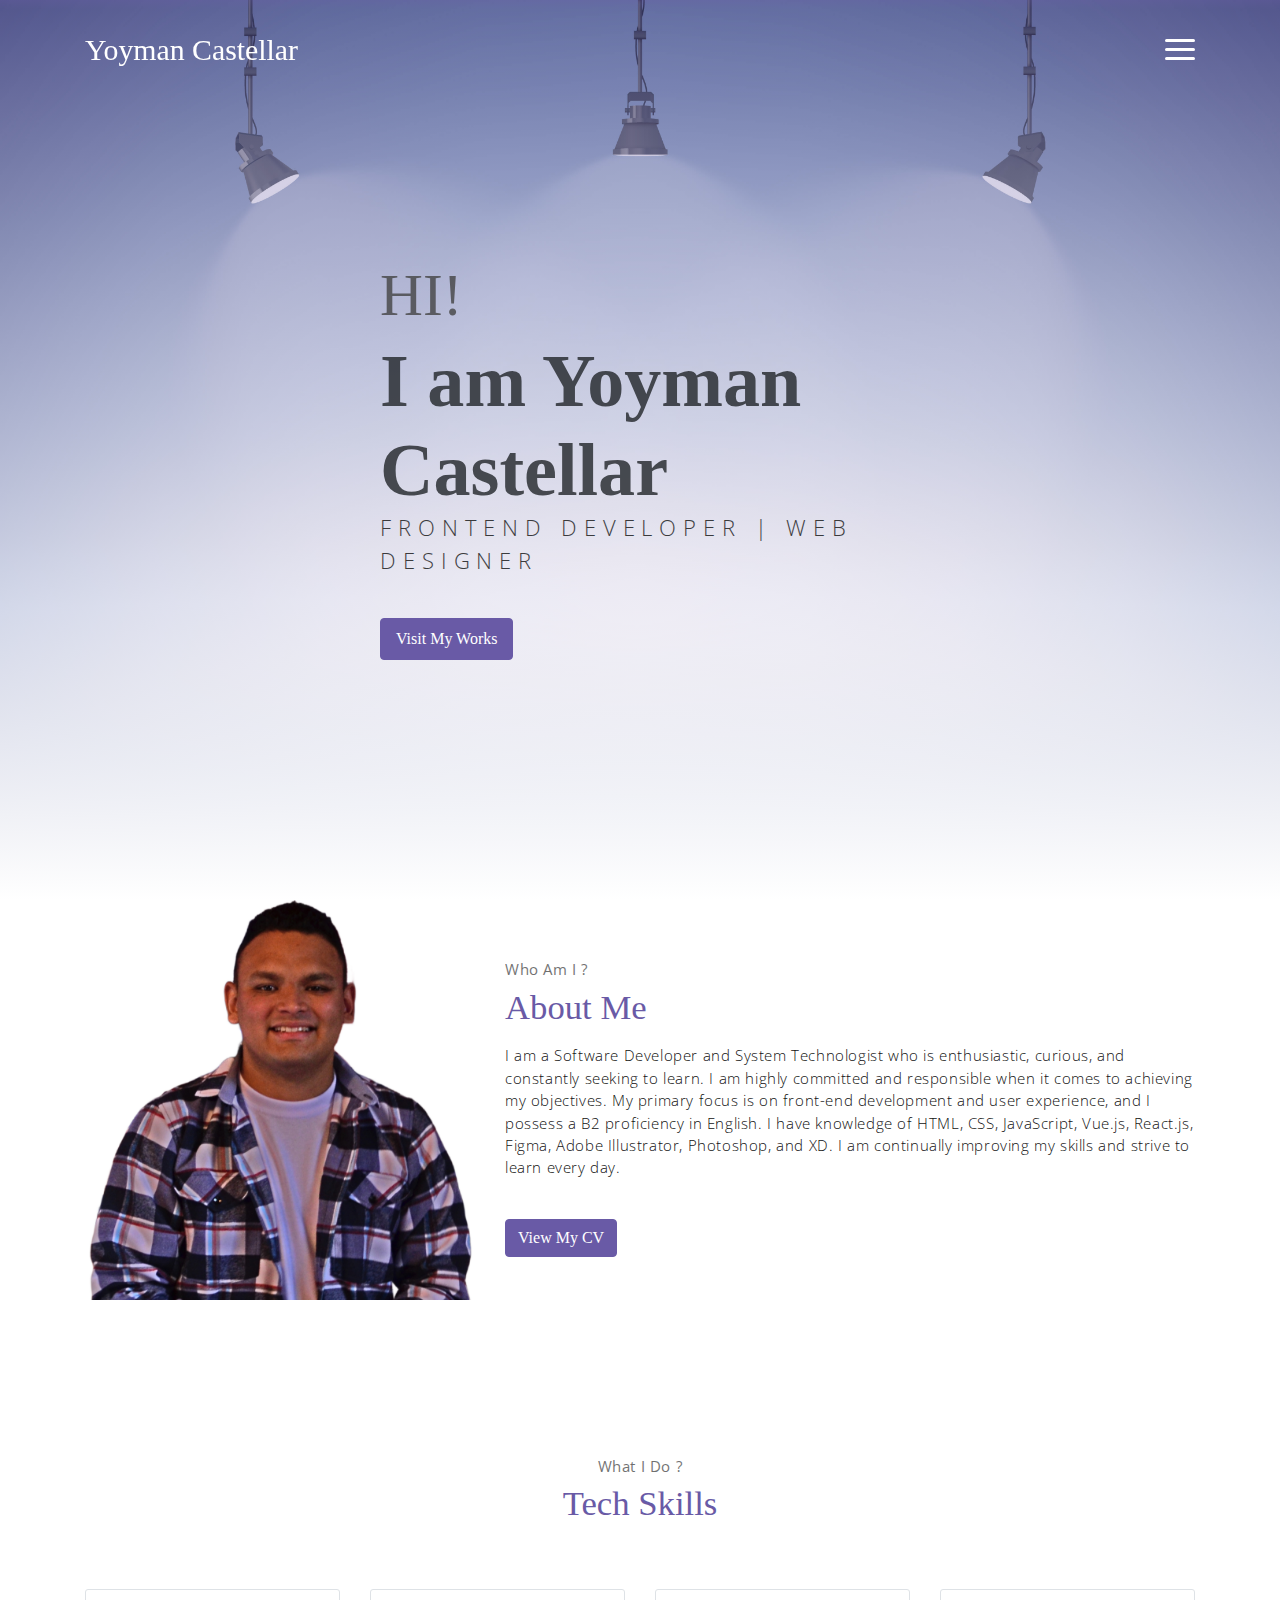
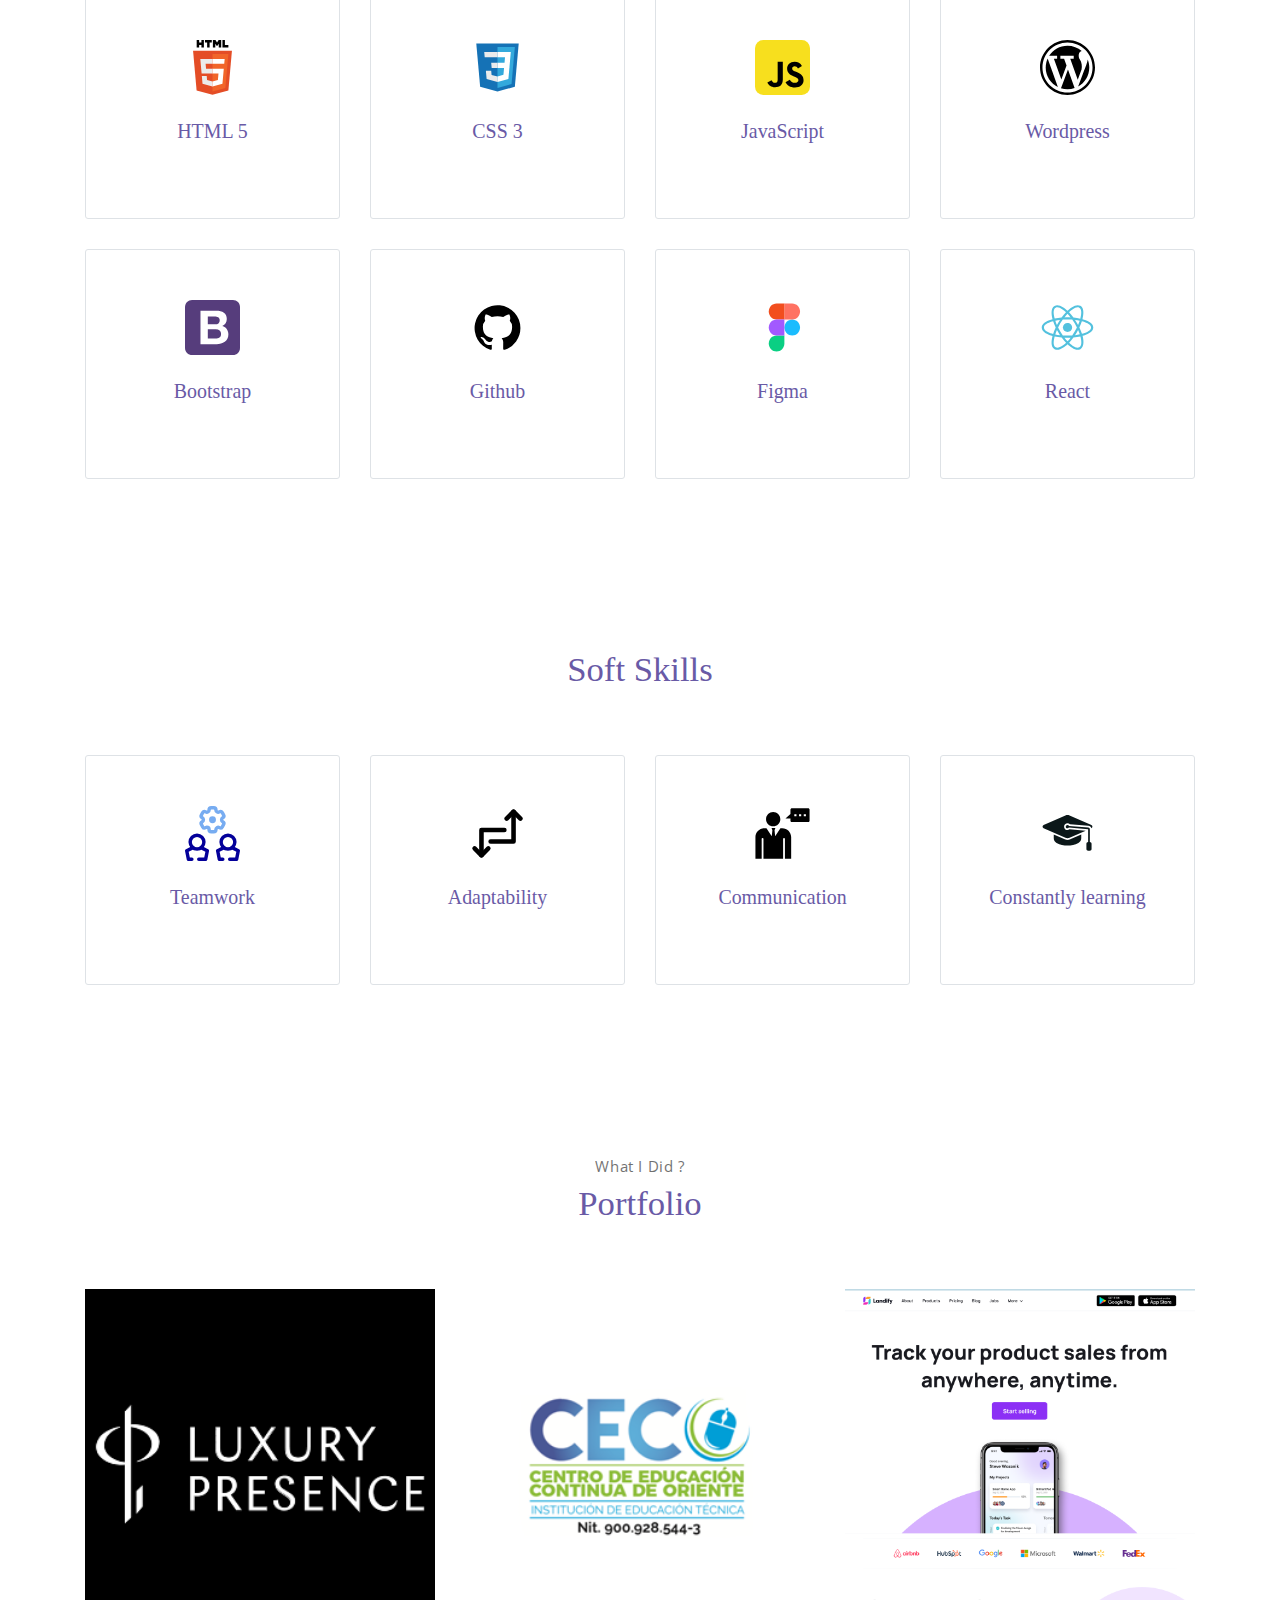
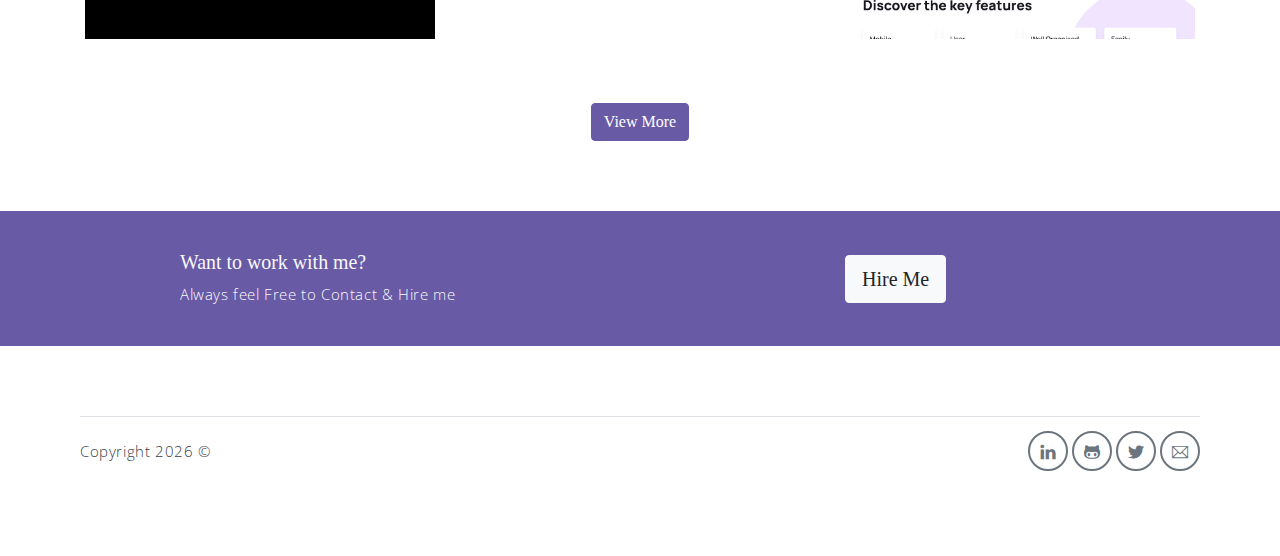
<file: index.html>
<!DOCTYPE html>
<html lang="en">

<head>
    <meta charset="utf-8">
    <meta name="viewport" content="width=device-width, initial-scale=1, shrink-to-fit=no">
    <meta name="description" content="View my portfolio to see examples of my work in web design, graphic design, and branding. I specialize in creating visually stunning designs that help businesses stand out online. Contact me to discuss your next project.">
    <meta name="author" content="Yoyman Castellar">
    <meta name="keywords" content="Web Builder, Web Desing, Portfolio, Projects, Web Building, Frontend Developer, Websites">
    <meta name="robots" content="noindex, nofollow">
    <link rel="canonical" href="https://yoyman.tech/" />
    <title>Portfolio | Yoyman Castellar | Web Builder</title>
    <!-- font icons -->
    <link rel="stylesheet" href="assets/vendors/themify-icons/css/themify-icons.css">
    <!-- Bootstrap + Meyawo main styles -->
    <link rel="stylesheet" href="assets/css/meyawo.css">
    <link rel="shortcut icon" type="image/x-icon" href="assets/imgs/logoyoyman.ico">
</head>

<body data-spy="scroll" data-target=".navbar" data-offset="40" id="home">

    <!-- Page Navbar -->
    <nav class="custom-navbar" data-spy="affix" data-offset-top="20">
        <div class="container">
            <a class="logo" href="/">Yoyman Castellar</a>
            <ul class="nav">
                <li class="item">
                    <a class="link" href="#home">Home</a>
                </li>
                <li class="item">
                    <a class="link" href="#about">About</a>
                </li>
                <li class="item">
                    <a class="link" href="#service">Tech Skills</a>
                </li>
                <li class="item">
                    <a class="link" href="#soft-skills">Soft Skills</a>
                </li>
                <li class="item">
                    <a class="link" href="#portfolio">Portfolio</a>
                </li>
                <li class="item">
                    <a class="link" href="tel:573005122010">(300) 512-2010</a>
                </li>
                <li class="item ml-md-3">
                    <a href="components.html" class="btn btn-primary">Components</a>
                </li>
            </ul>
            <a href="javascript:void(0)" id="nav-toggle" class="hamburger hamburger--elastic">
                <div class="hamburger-box">
                    <div class="hamburger-inner"></div>
                </div>
            </a>
        </div>
    </nav>
    <!-- End of Page Navbar -->

    <!-- page header -->
    <header id="home" class="header">
        <div class="overlay"></div>
        <div class="header-content container">
            <h1 class="header-title">
                <span class="up">HI!</span>
                <span class="down">I am Yoyman Castellar</span>
            </h1>
            <p class="header-subtitle">FRONTEND DEVELOPER | WEB DESIGNER</p>

            <a class="btn btn-primary rounded my-font" href="#portfolio">Visit My Works</a>
        </div>
    </header>
    <!-- end of page header -->

    <!-- about section -->
    <section class="section pt-0" id="about">
        <!-- container -->
        <div class="container text-center">
            <!-- about wrapper -->
            <div class="about">
                <div class="about-img-holder">
                    <img src="assets/imgs/Profile picture (4).png" class="about-img" alt="Profile picture" title="profile picture">
                </div>
                <div class="about-caption">
                    <p class="section-subtitle">Who Am I ?</p>
                    <h2 class="section-title mb-3">About Me</h2>
                    <p>
                        I am a Software Developer and System Technologist who is enthusiastic, curious, and constantly seeking to learn. I am highly committed and responsible when it comes to achieving my objectives. My primary focus is on front-end development and user experience,
                        and I possess a B2 proficiency in English. I have knowledge of HTML, CSS, JavaScript, Vue.js, React.js, Figma, Adobe Illustrator, Photoshop, and XD. I am continually improving my skills and strive to learn every day.
                    </p>
                    <a class="btn btn-primary btn-rounded mt-4 rounded my-font" href="https://drive.google.com/file/d/13jdyf-35oDplp9DKnOVC0e94q18rygTo/view?usp=sharing" target="_blank">View My CV</a>
                </div>
            </div>
            <!-- end of about wrapper -->
        </div>
        <!-- end of container -->
    </section>
    <!-- end of about section -->

    <!-- Tech skills section -->
    <section class="section" id="service">
        <div class="container text-center">
            <p class="section-subtitle">What I Do ?</p>
            <h6 class="section-title mb-6">Tech Skills</h6>
            <!-- row -->
            <div class="row">
                <div class="col-md-6 col-lg-3">
                    <div class="service-card">
                        <div class="body">
                            <img src="assets/imgs/html.svg" alt="HTML logo" title="HTML" class="icon ">
                            <h6 class="title ">HTML 5</h6>
                            <p class="subtitle ">Level intermediate and 1 year experience.</p>
                        </div>
                    </div>
                </div>
                <div class="col-md-6 col-lg-3">
                    <div class="service-card ">
                        <div class="body ">
                            <img src="assets/imgs/css.svg " alt="CSS logo" title="CSS" class="icon ">
                            <h6 class="title ">CSS 3</h6>
                            <p class="subtitle ">Level intermediate and 1 year experience.</p>
                        </div>
                    </div>
                </div>
                <div class="col-md-6 col-lg-3">
                    <div class="service-card ">
                        <div class="body ">
                            <img src="assets/imgs/javascript.svg " alt="JavaScript logo" title="JavaScript" class="icon ">
                            <h6 class="title ">JavaScript</h6>
                            <p class="subtitle ">Level intermediate and 1 year experience.</p>
                        </div>
                    </div>
                </div>
                <div class="col-md-6 col-lg-3">
                    <div class="service-card ">
                        <div class="body ">
                            <img src="assets/imgs/wordpress.svg" alt="Wordpress logo" title="Wordpress" class="icon ">
                            <h6 class="title ">Wordpress</h6>
                            <p class="subtitle ">Level Basic and 1 year experience.</p>
                        </div>
                    </div>
                </div>
                <div class="col-md-6 col-lg-3">
                    <div class="service-card ">
                        <div class="body ">
                            <img src="assets/imgs/bootstrapcom.svg" alt="BootStrap logo " title="BootStrap" class="icon ">
                            <h6 class="title ">Bootstrap</h6>
                            <p class="subtitle ">Level intermediate and 1 year experience.</p>
                        </div>
                    </div>
                </div>
                <div class="col-md-6 col-lg-3">
                    <div class="service-card ">
                        <div class="body ">
                            <img src="assets/imgs/github.svg" alt="Github logo" title="Github" class="icon ">
                            <h6 class="title ">Github</h6>
                            <p class="subtitle ">Level intermediate and 2 year experience.</p>
                        </div>
                    </div>
                </div>
                <div class="col-md-6 col-lg-3">
                    <div class="service-card ">
                        <div class="body ">
                            <img src="assets/imgs/figma.svg" alt="Figma Logo" title="Figma" class="icon ">
                            <h6 class="title ">Figma</h6>
                            <p class="subtitle ">Level Basic and 1 year experience.</p>
                        </div>
                    </div>
                </div>
                <div class="col-md-6 col-lg-3">
                    <div class="service-card ">
                        <div class="body ">
                            <img src="assets/imgs/react.svg" alt="React Logo" title="React" class="icon ">
                            <h6 class="title ">React</h6>
                            <p class="subtitle ">Level Basic and 1 year experience.</p>
                        </div>
                    </div>
                </div>
            </div>
            <!-- end of row -->
        </div>
    </section>
    <!-- end of Tech skills section -->

    <!-- Soft skills section -->
    <section class="section" id="soft-skills">
        <div class="container text-center">
            <h6 class="section-title mb-6">Soft Skills</h6>
            <!-- row -->
            <div class="row">
                <div class="col-md-6 col-lg-3">
                    <div class="service-card">
                        <div class="body">
                            <img src="assets/imgs/teamwork.svg" alt="Teamwork image" title="Teamwork" class="icon ">
                            <h6 class="title ">Teamwork</h6>
                            <p class="subtitle ">Teamwork is important because it enables your team to share ideas and responsibilities.</p>
                        </div>
                    </div>
                </div>
                <div class="col-md-6 col-lg-3">
                    <div class="service-card ">
                        <div class="body ">
                            <img src="assets/imgs/adaptability.svg" alt="adaptability image" title="adaptability" class="icon ">
                            <h6 class="title ">Adaptability</h6>
                            <p class="subtitle ">Adaptability is a soft skill that means I easily adjust to changing circumstances.</p>
                        </div>
                    </div>
                </div>
                <div class="col-md-6 col-lg-3">
                    <div class="service-card ">
                        <div class="body ">
                            <img src="assets/imgs/communication.svg" alt="Communication image" title="Communication" class="icon ">
                            <h6 class="title ">Communication</h6>
                            <p class="subtitle ">Understand and act efficiently on instructions, and explain complex problems to colleagues and clients alike.</p>
                        </div>
                    </div>
                </div>
                <div class="col-md-6 col-lg-3">
                    <div class="service-card ">
                        <div class="body ">
                            <img src="assets/imgs/learn.svg" alt="Learning image" title="Learning" class="icon ">
                            <h6 class="title ">Constantly learning</h6>
                            <p class="subtitle ">To keep up with the innovations of the Modern era, I like to be constantly updated with new skills and knowledge.</p>
                        </div>
                    </div>
                </div>
            </div>
            <!-- end of row -->
        </div>
    </section>
    <!-- end of Soft skills section -->

    <!-- portfolio section -->
    <section class="section " id="portfolio">
        <div class="container text-center ">
            <p class="section-subtitle ">What I Did ?</p>
            <h4 class="section-title mb-6 ">Portfolio</h4>
            <!-- row -->
            <div class="row mb-6">
                <div class="col-md-4 ">
                    <a href="https://luxurypresence.netlify.app/" target="_blank" class="portfolio-card">
                        <img src="assets/imgs/luxuryPresence.png" class="portfolio-card-img " alt="Luxury Presence logo" title="Luxury Presence">
                        <span class="portfolio-card-overlay ">
                            <span class="portfolio-card-caption ">
                                <h5>Web Designing</h5>
                                <p class="font-weight-normal ">Design this page for luxury presence when submitting a technical test to work with them.</p>
                            </span>
                        </span>
                    </a>
                </div>
                <div class="col-md-4 ">
                    <a href="https://www.ceco.edu.co/" class="portfolio-card" target="_blank">
                        <img class="portfolio-card-img " src="assets/imgs/logo_ceco.png" class="portfolio-card-img" title="CECO" alt="CECO logo">
                        <span class="portfolio-card-overlay ">
                            <span class="portfolio-card-caption ">
                                <h5>Web Designing</h5>
                                <p class="font-weight-normal ">The institution asked me to update and improve the design of their website. For the realization of this project, technologies such as HTML, CSS, Bootstrap, and JavaScript were used.</p>
                            </span>
                        </span>
                    </a>
                </div>
                <div class="col-md-4 ">
                    <a href="https://bootcamptest.netlify.app/" class="portfolio-card" target="_blank">
                        <img class="portfolio-card-img " src="assets/imgs/landingfy.png" class="img-responsive rounded " alt="Landingfy logo" title="Landingfy">
                        <span class="portfolio-card-overlay ">
                            <span class="portfolio-card-caption ">
                                <h5>Web Designing</h5>
                                <p class="font-weight-normal ">This project consists of creating a landing page in HTML, CSS and Javascript based on the Figma Design.</p>
                            </span>
                        </span>
                    </a>
                </div>
            </div>
            <!-- end of row -->
            <a class="btn btn-primary my-font rounded" href="https://github.com/ymcastellar" target="_blank">View More</a>
        </div>
        <!-- end of container -->
    </section>
    <!-- end of portfolio section -->

    <!-- section -->
    <section class="section-sm bg-primary">
        <!-- container -->
        <div class="container text-center text-sm-left ">
            <!-- row -->
            <div class="row align-items-center ">
                <div class="col-sm offset-md-1 mb-4 mb-md-0 ">
                    <h6 class="title text-light ">Want to work with me?</h6>
                    <p class="m-0 text-light ">Always feel Free to Contact & Hire me</p>
                </div>
                <div class="col-sm offset-sm-2 offset-md-3 ">
                    <a class="btn btn-lg my-font btn-light rounded " href="mailto:yoymanc@gmail.com">Hire Me</a>
                </div>
            </div>
            <!-- end of row -->
        </div>
        <!-- end of container -->
    </section>
    <!-- end of section -->

    <!-- footer -->
    <div class="container section">
        <footer class="footer ">
            <p class="mb-0 ">Copyright
                <script>
                    document.write(new Date().getFullYear())
                </script> &copy;</p>
            <div class="social-links text-right m-auto ml-sm-auto ">
                <a href="https://www.linkedin.com/in/yoyman-castellar/" target="_blank" class="link "><i class="ti-linkedin "></i></a>
                <a href="https://github.com/ymcastellar" target="_blank" class="link "><i class="ti-github "></i></a>
                <a href="https://twitter.com/CastellarYoyman" target="_blank" class="link "><i class="ti-twitter-alt "></i></a>
                <a href="mailto:yoymanc@gmail.com" class="link "><i class="ti-email "></i></a>
            </div>
        </footer>
    </div>
    <!-- end of page footer -->

    <!-- core  -->
    <script src="assets/vendors/jquery/jquery-3.4.1.js "></script>
    <script src="assets/vendors/bootstrap/bootstrap.bundle.js "></script>

    <!-- bootstrap 3 affix -->
    <script src="assets/vendors/bootstrap/bootstrap.affix.js "></script>

    <!-- Meyawo js -->
    <script src="assets/js/meyawo.js "></script>

</body>

</html>
</file>
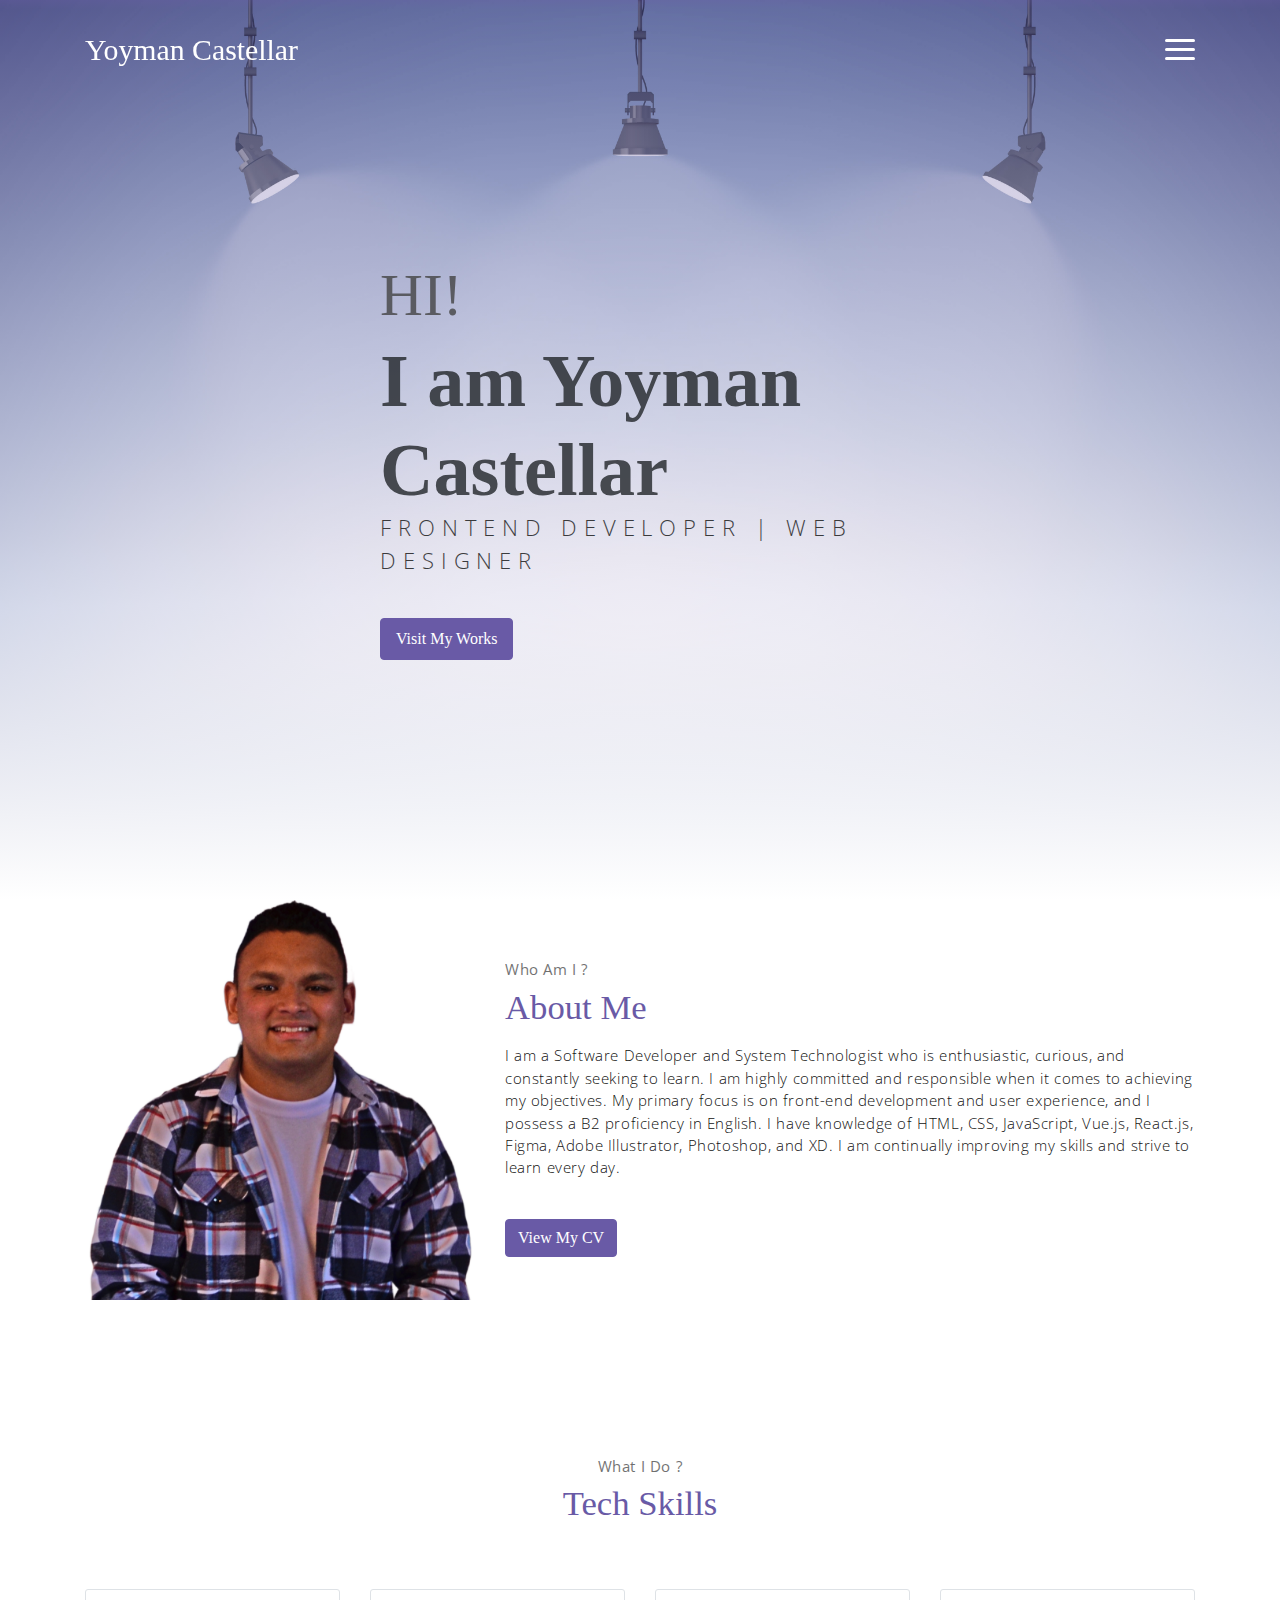
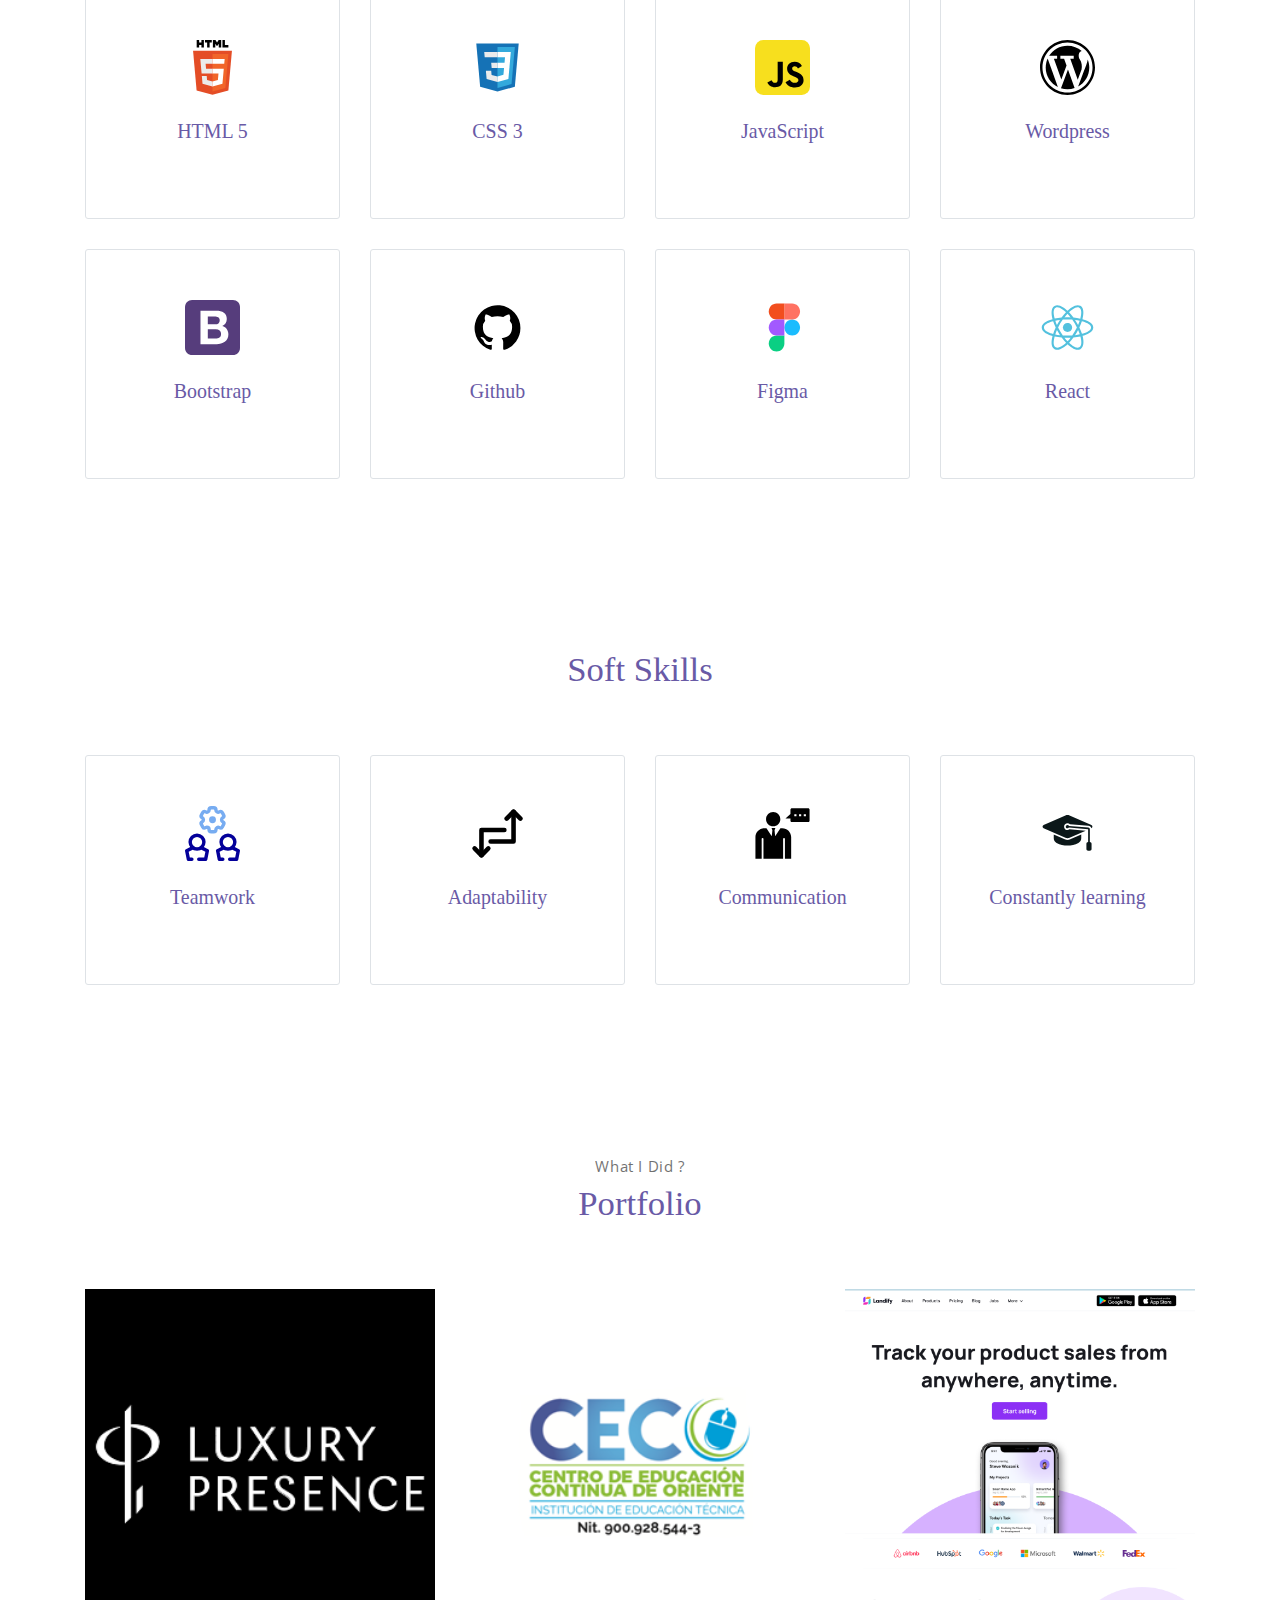
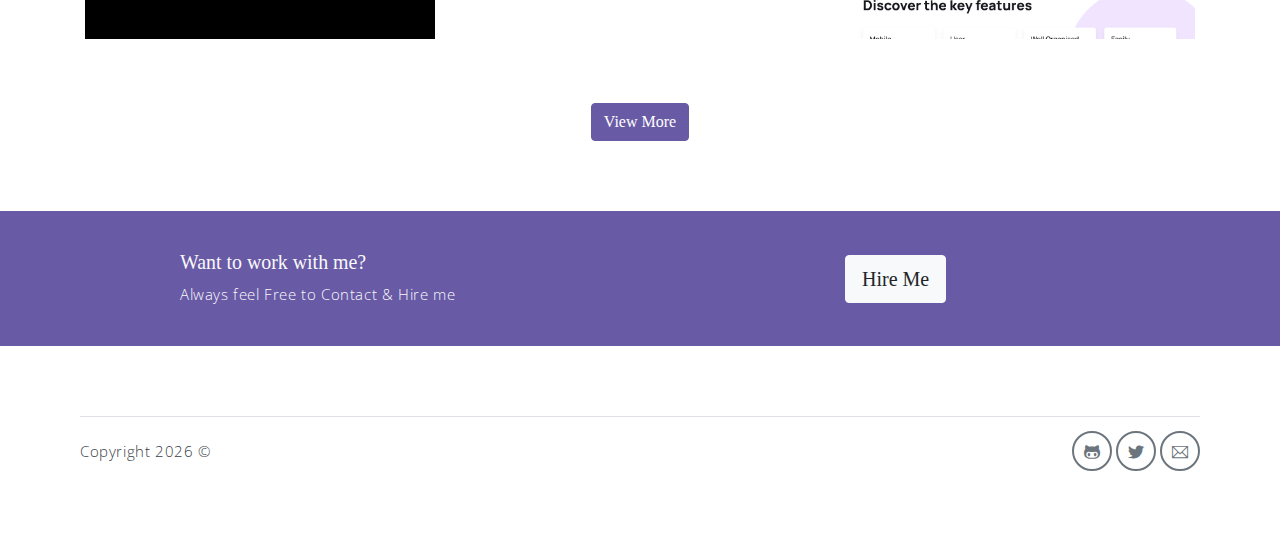
<file: public_html/index.html>
<!DOCTYPE html>
<html lang="en">

<head>
    <meta charset="utf-8">
    <meta name="viewport" content="width=device-width, initial-scale=1, shrink-to-fit=no">
    <meta name="description" content="View my portfolio to see examples of my work in web design, graphic design, and branding. I specialize in creating visually stunning designs that help businesses stand out online. Contact me to discuss your next project.">
    <meta name="author" content="Yoyman Castellar">
    <meta name="keywords" content="Web Builder, Web Desing, Portfolio, Projects, Web Building, Frontend Developer, Websites">
    <meta name="robots" content="noindex, nofollow">
    <link rel="canonical" href="https://www.ejemplo.com/mi-pagina" />
    <title>Portfolio | Yoyman Castellar | Web Builder</title>
    <!-- font icons -->
    <link rel="stylesheet" href="assets/vendors/themify-icons/css/themify-icons.css">
    <!-- Bootstrap + Meyawo main styles -->
    <link rel="stylesheet" href="assets/css/meyawo.css">
    <link rel="shortcut icon" type="image/x-icon" href="assets/imgs/logoyoyman.ico">
</head>

<body data-spy="scroll" data-target=".navbar" data-offset="40" id="home">

    <!-- Page Navbar -->
    <nav class="custom-navbar" data-spy="affix" data-offset-top="20">
        <div class="container">
            <a class="logo" href="/">Yoyman Castellar</a>
            <ul class="nav">
                <li class="item">
                    <a class="link" href="#home">Home</a>
                </li>
                <li class="item">
                    <a class="link" href="#about">About</a>
                </li>
                <li class="item">
                    <a class="link" href="#service">Tech Skills</a>
                </li>
                <li class="item">
                    <a class="link" href="#soft-skills">Soft Skills</a>
                </li>
                <li class="item">
                    <a class="link" href="#portfolio">Portfolio</a>
                </li>
                <li class="item">
                    <a class="link" href="tel:573005122010">(300) 512-2010</a>
                </li>
                <li class="item ml-md-3">
                    <a href="components.html" class="btn btn-primary">Components</a>
                </li>
            </ul>
            <a href="javascript:void(0)" id="nav-toggle" class="hamburger hamburger--elastic">
                <div class="hamburger-box">
                    <div class="hamburger-inner"></div>
                </div>
            </a>
        </div>
    </nav>
    <!-- End of Page Navbar -->

    <!-- page header -->
    <header id="home" class="header">
        <div class="overlay"></div>
        <div class="header-content container">
            <h1 class="header-title">
                <span class="up">HI!</span>
                <span class="down">I am Yoyman Castellar</span>
            </h1>
            <p class="header-subtitle">FRONTEND DEVELOPER | WEB DESIGNER</p>

            <a class="btn btn-primary rounded my-font" href="#portfolio">Visit My Works</a>
        </div>
    </header>
    <!-- end of page header -->

    <!-- about section -->
    <section class="section pt-0" id="about">
        <!-- container -->
        <div class="container text-center">
            <!-- about wrapper -->
            <div class="about">
                <div class="about-img-holder">
                    <img src="assets/imgs/Profile picture (4).png" class="about-img" alt="Profile picture" title="profile picture">
                </div>
                <div class="about-caption">
                    <p class="section-subtitle">Who Am I ?</p>
                    <h2 class="section-title mb-3">About Me</h2>
                    <p>
                        I am a Software Developer and System Technologist who is enthusiastic, curious, and constantly seeking to learn. I am highly committed and responsible when it comes to achieving my objectives. My primary focus is on front-end development and user experience,
                        and I possess a B2 proficiency in English. I have knowledge of HTML, CSS, JavaScript, Vue.js, React.js, Figma, Adobe Illustrator, Photoshop, and XD. I am continually improving my skills and strive to learn every day.
                    </p>
                    <a class="btn btn-primary btn-rounded mt-4 rounded my-font" href="https://drive.google.com/file/d/13jdyf-35oDplp9DKnOVC0e94q18rygTo/view?usp=sharing" target="_blank">View My CV</a>
                </div>
            </div>
            <!-- end of about wrapper -->
        </div>
        <!-- end of container -->
    </section>
    <!-- end of about section -->

    <!-- Tech skills section -->
    <section class="section" id="service">
        <div class="container text-center">
            <p class="section-subtitle">What I Do ?</p>
            <h6 class="section-title mb-6">Tech Skills</h6>
            <!-- row -->
            <div class="row">
                <div class="col-md-6 col-lg-3">
                    <div class="service-card">
                        <div class="body">
                            <img src="assets/imgs/html.svg" alt="HTML logo" title="HTML" class="icon ">
                            <h6 class="title ">HTML 5</h6>
                            <p class="subtitle ">Level intermediate and 1 year experience.</p>
                        </div>
                    </div>
                </div>
                <div class="col-md-6 col-lg-3">
                    <div class="service-card ">
                        <div class="body ">
                            <img src="assets/imgs/css.svg " alt="CSS logo" title="CSS" class="icon ">
                            <h6 class="title ">CSS 3</h6>
                            <p class="subtitle ">Level intermediate and 1 year experience.</p>
                        </div>
                    </div>
                </div>
                <div class="col-md-6 col-lg-3">
                    <div class="service-card ">
                        <div class="body ">
                            <img src="assets/imgs/javascript.svg " alt="JavaScript logo" title="JavaScript" class="icon ">
                            <h6 class="title ">JavaScript</h6>
                            <p class="subtitle ">Level intermediate and 1 year experience.</p>
                        </div>
                    </div>
                </div>
                <div class="col-md-6 col-lg-3">
                    <div class="service-card ">
                        <div class="body ">
                            <img src="assets/imgs/wordpress.svg" alt="Wordpress logo" title="Wordpress" class="icon ">
                            <h6 class="title ">Wordpress</h6>
                            <p class="subtitle ">Level Basic and 1 year experience.</p>
                        </div>
                    </div>
                </div>
                <div class="col-md-6 col-lg-3">
                    <div class="service-card ">
                        <div class="body ">
                            <img src="assets/imgs/bootstrapcom.svg" alt="BootStrap logo " title="BootStrap" class="icon ">
                            <h6 class="title ">Bootstrap</h6>
                            <p class="subtitle ">Level intermediate and 1 year experience.</p>
                        </div>
                    </div>
                </div>
                <div class="col-md-6 col-lg-3">
                    <div class="service-card ">
                        <div class="body ">
                            <img src="assets/imgs/github.svg" alt="Github logo" title="Github" class="icon ">
                            <h6 class="title ">Github</h6>
                            <p class="subtitle ">Level intermediate and 2 year experience.</p>
                        </div>
                    </div>
                </div>
                <div class="col-md-6 col-lg-3">
                    <div class="service-card ">
                        <div class="body ">
                            <img src="assets/imgs/figma.svg" alt="Figma Logo" title="Figma" class="icon ">
                            <h6 class="title ">Figma</h6>
                            <p class="subtitle ">Level Basic and 1 year experience.</p>
                        </div>
                    </div>
                </div>
                <div class="col-md-6 col-lg-3">
                    <div class="service-card ">
                        <div class="body ">
                            <img src="assets/imgs/react.svg" alt="React Logo" title="React" class="icon ">
                            <h6 class="title ">React</h6>
                            <p class="subtitle ">Level Basic and 1 year experience.</p>
                        </div>
                    </div>
                </div>
            </div>
            <!-- end of row -->
        </div>
    </section>
    <!-- end of Tech skills section -->

    <!-- Soft skills section -->
    <section class="section" id="soft-skills">
        <div class="container text-center">
            <h6 class="section-title mb-6">Soft Skills</h6>
            <!-- row -->
            <div class="row">
                <div class="col-md-6 col-lg-3">
                    <div class="service-card">
                        <div class="body">
                            <img src="assets/imgs/teamwork.svg" alt="Teamwork image" title="Teamwork" class="icon ">
                            <h6 class="title ">Teamwork</h6>
                            <p class="subtitle ">Teamwork is important because it enables your team to share ideas and responsibilities.</p>
                        </div>
                    </div>
                </div>
                <div class="col-md-6 col-lg-3">
                    <div class="service-card ">
                        <div class="body ">
                            <img src="assets/imgs/adaptability.svg" alt="adaptability image" title="adaptability" class="icon ">
                            <h6 class="title ">Adaptability</h6>
                            <p class="subtitle ">Adaptability is a soft skill that means I easily adjust to changing circumstances.</p>
                        </div>
                    </div>
                </div>
                <div class="col-md-6 col-lg-3">
                    <div class="service-card ">
                        <div class="body ">
                            <img src="assets/imgs/communication.svg" alt="Communication image" title="Communication" class="icon ">
                            <h6 class="title ">Communication</h6>
                            <p class="subtitle ">Understand and act efficiently on instructions, and explain complex problems to colleagues and clients alike.</p>
                        </div>
                    </div>
                </div>
                <div class="col-md-6 col-lg-3">
                    <div class="service-card ">
                        <div class="body ">
                            <img src="assets/imgs/learn.svg" alt="Learning image" title="Learning" class="icon ">
                            <h6 class="title ">Constantly learning</h6>
                            <p class="subtitle ">To keep up with the innovations of the Modern era, I like to be constantly updated with new skills and knowledge.</p>
                        </div>
                    </div>
                </div>
            </div>
            <!-- end of row -->
        </div>
    </section>
    <!-- end of Soft skills section -->

    <!-- portfolio section -->
    <section class="section " id="portfolio">
        <div class="container text-center ">
            <p class="section-subtitle ">What I Did ?</p>
            <h4 class="section-title mb-6 ">Portfolio</h4>
            <!-- row -->
            <div class="row mb-6">
                <div class="col-md-4 ">
                    <a href="https://luxurypresence.netlify.app/" target="_blank" class="portfolio-card">
                        <img src="assets/imgs/luxuryPresence.png" class="portfolio-card-img " alt="Luxury Presence logo" title="Luxury Presence">
                        <span class="portfolio-card-overlay ">
                            <span class="portfolio-card-caption ">
                                <h5>Web Designing</h5>
                                <p class="font-weight-normal ">Design this page for luxury presence when submitting a technical test to work with them.</p>
                            </span>
                        </span>
                    </a>
                </div>
                <div class="col-md-4 ">
                    <a href="https://www.ceco.edu.co/" class="portfolio-card" target="_blank">
                        <img class="portfolio-card-img " src="assets/imgs/logo_ceco.png" class="portfolio-card-img" title="CECO" alt="CECO logo">
                        <span class="portfolio-card-overlay ">
                            <span class="portfolio-card-caption ">
                                <h5>Web Designing</h5>
                                <p class="font-weight-normal ">The institution asked me to update and improve the design of their website. For the realization of this project, technologies such as HTML, CSS, Bootstrap, and JavaScript were used.</p>
                            </span>
                        </span>
                    </a>
                </div>
                <div class="col-md-4 ">
                    <a href="https://bootcamptest.netlify.app/" class="portfolio-card" target="_blank">
                        <img class="portfolio-card-img " src="assets/imgs/landingfy.png" class="img-responsive rounded " alt="Landingfy logo" title="Landingfy">
                        <span class="portfolio-card-overlay ">
                            <span class="portfolio-card-caption ">
                                <h5>Web Designing</h5>
                                <p class="font-weight-normal ">This project consists of creating a landing page in HTML, CSS and Javascript based on the Figma Design.</p>
                            </span>
                        </span>
                    </a>
                </div>
            </div>
            <!-- end of row -->
            <a class="btn btn-primary my-font rounded" href="https://github.com/ymcastellar" target="_blank">View More</a>
        </div>
        <!-- end of container -->
    </section>
    <!-- end of portfolio section -->

    <!-- section -->
    <section class="section-sm bg-primary">
        <!-- container -->
        <div class="container text-center text-sm-left ">
            <!-- row -->
            <div class="row align-items-center ">
                <div class="col-sm offset-md-1 mb-4 mb-md-0 ">
                    <h6 class="title text-light ">Want to work with me?</h6>
                    <p class="m-0 text-light ">Always feel Free to Contact & Hire me</p>
                </div>
                <div class="col-sm offset-sm-2 offset-md-3 ">
                    <a class="btn btn-lg my-font btn-light rounded " href="mailto:yoymanc@gmail.com">Hire Me</a>
                </div>
            </div>
            <!-- end of row -->
        </div>
        <!-- end of container -->
    </section>
    <!-- end of section -->

    <!-- footer -->
    <div class="container section">
        <footer class="footer ">
            <p class="mb-0 ">Copyright
                <script>
                    document.write(new Date().getFullYear())
                </script> &copy;</p>
            <div class="social-links text-right m-auto ml-sm-auto ">
                <a href="https://github.com/ymcastellar" target="_blank" class="link "><i class="ti-github "></i></a>
                <a href="https://twitter.com/CastellarYoyman" target="_blank" class="link "><i class="ti-twitter-alt "></i></a>
                <a href="mailto:yoymanc@gmail.com" class="link "><i class="ti-email "></i></a>
            </div>
        </footer>
    </div>
    <!-- end of page footer -->

    <!-- core  -->
    <script src="assets/vendors/jquery/jquery-3.4.1.js "></script>
    <script src="assets/vendors/bootstrap/bootstrap.bundle.js "></script>

    <!-- bootstrap 3 affix -->
    <script src="assets/vendors/bootstrap/bootstrap.affix.js "></script>

    <!-- Meyawo js -->
    <script src="assets/js/meyawo.js "></script>

</body>

</html>
</file>
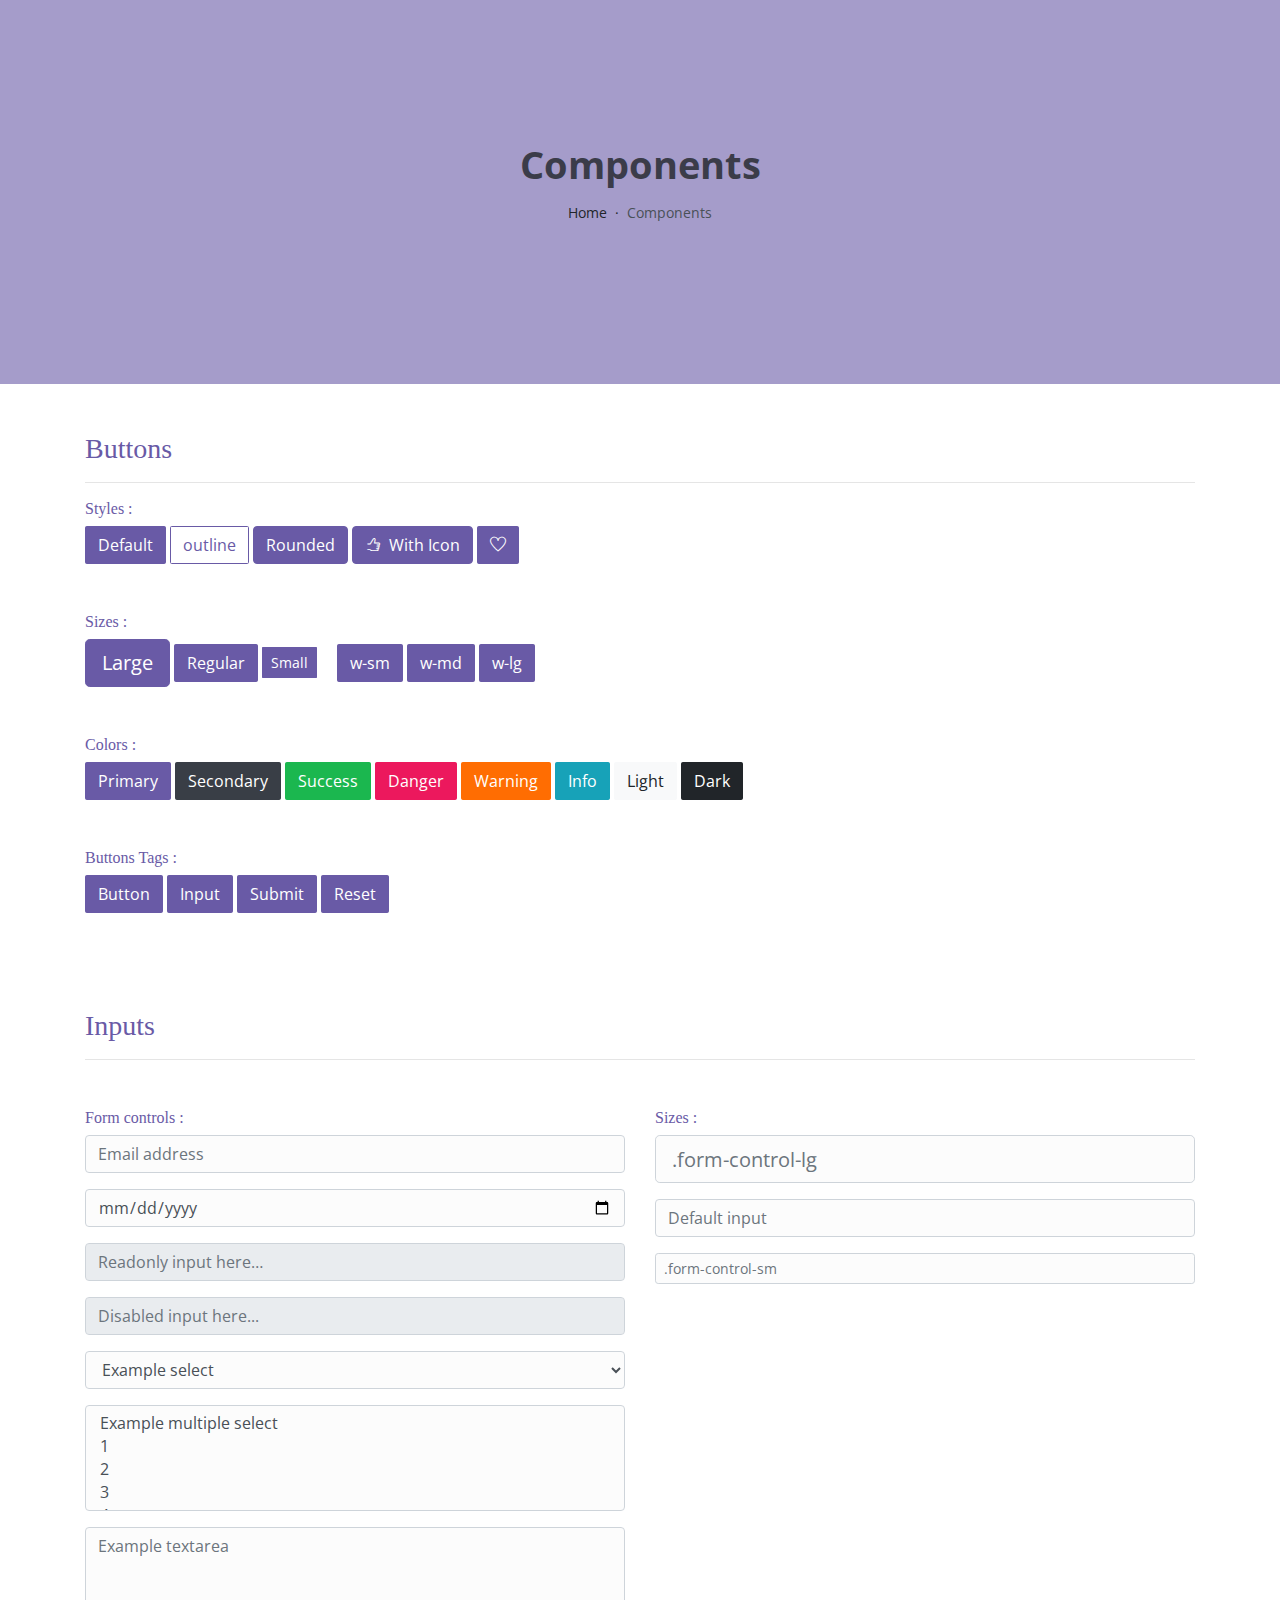
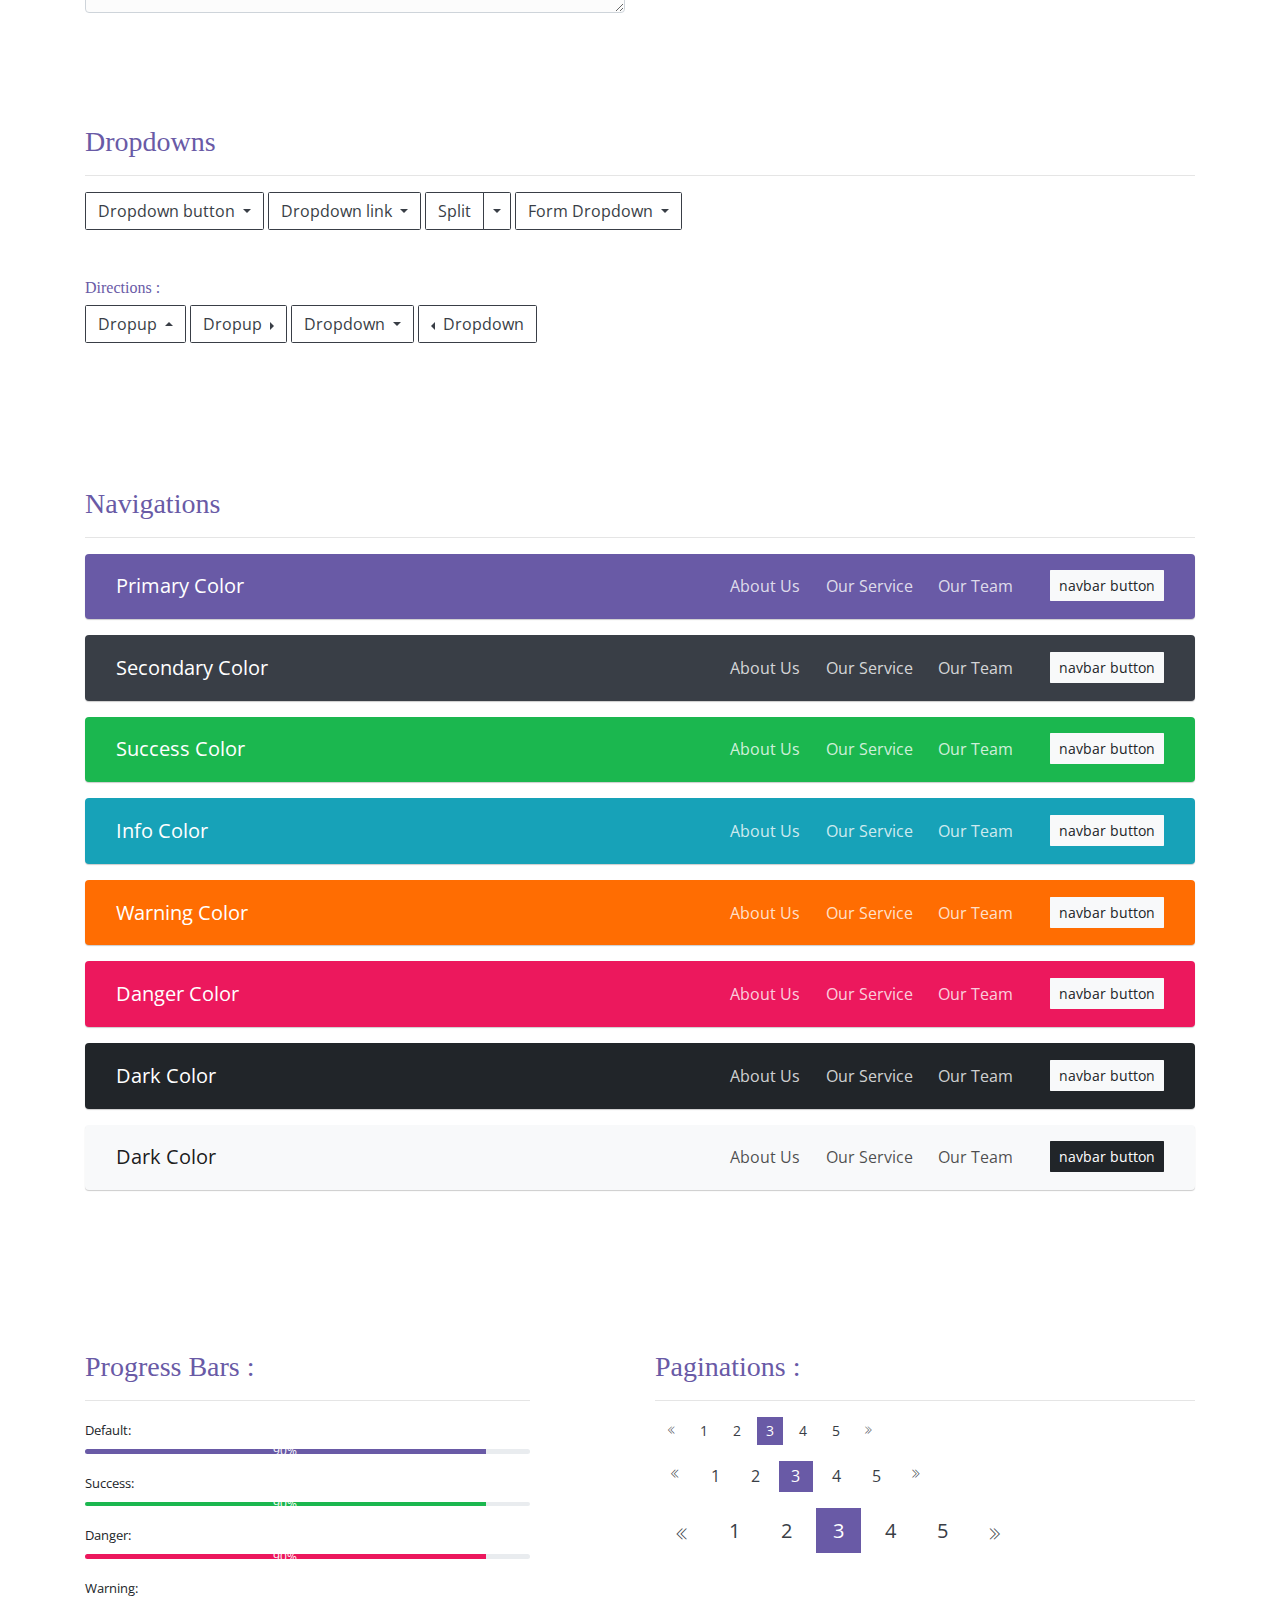
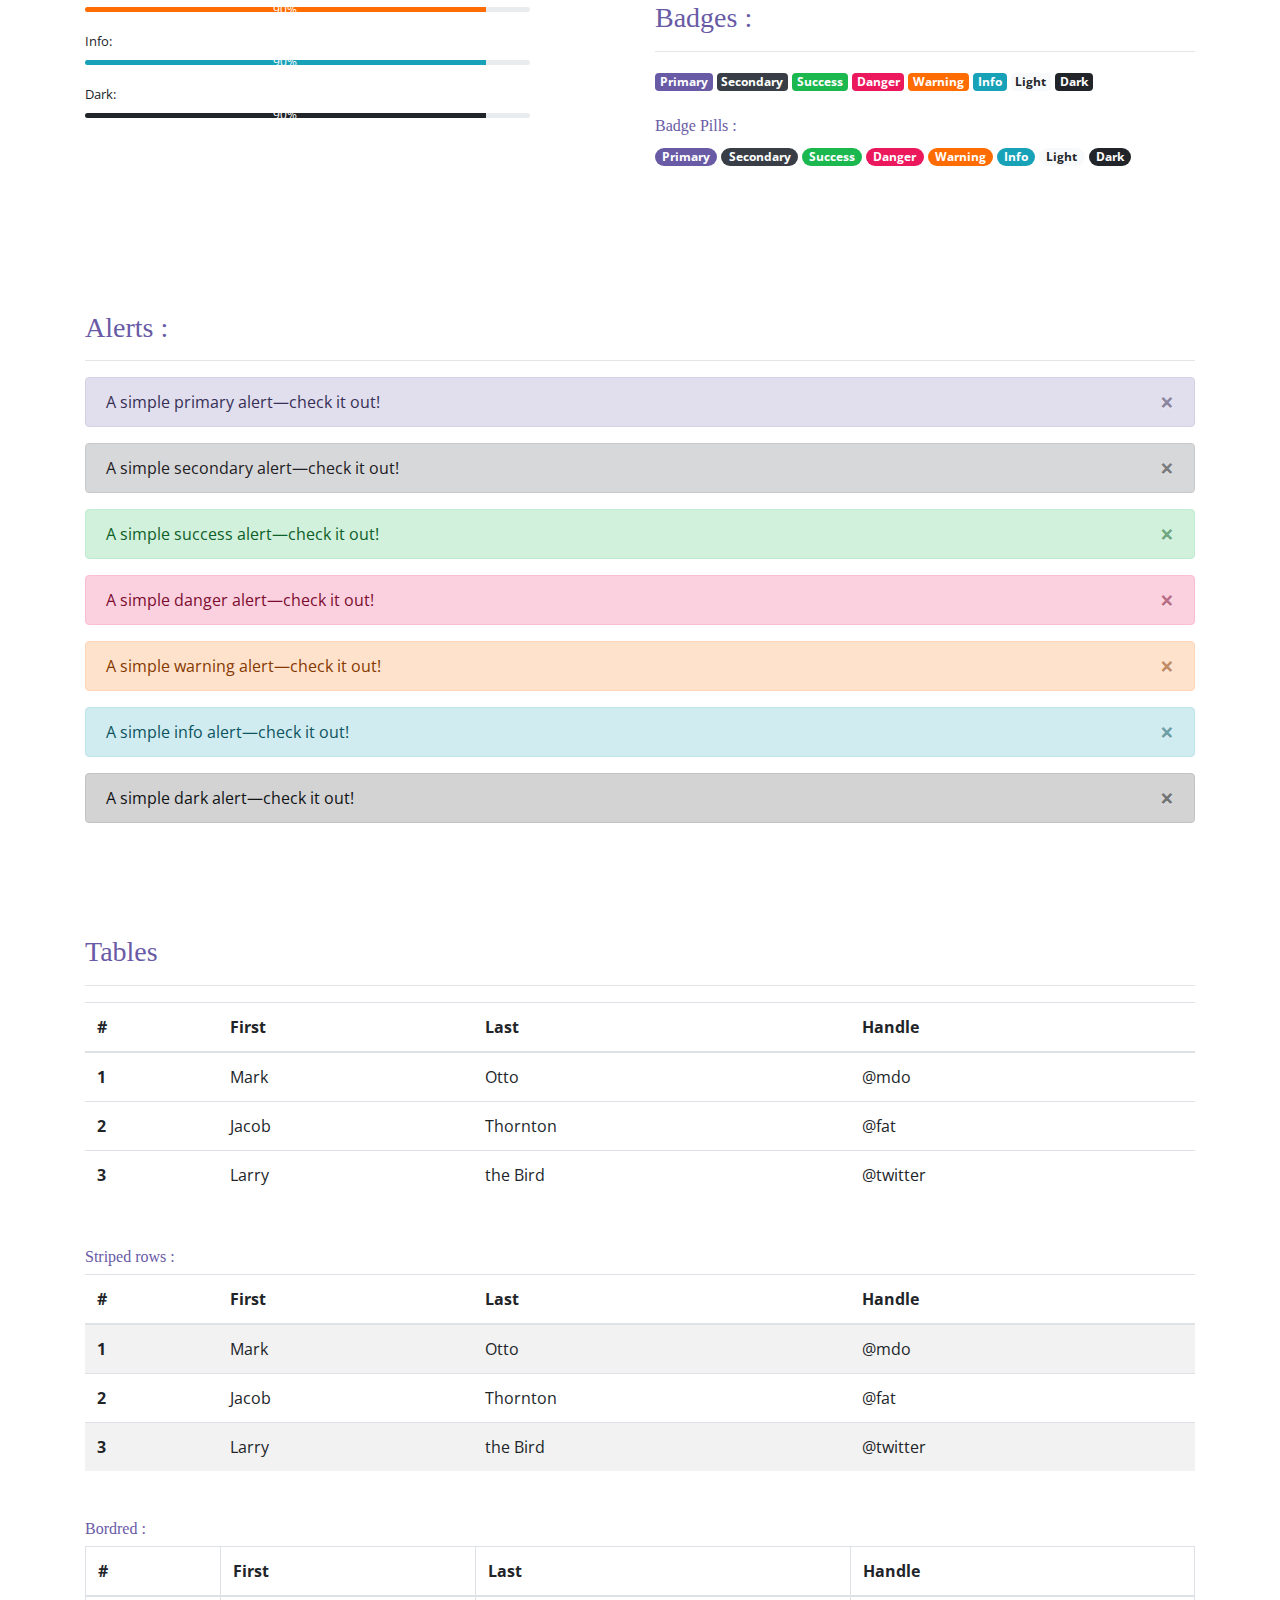
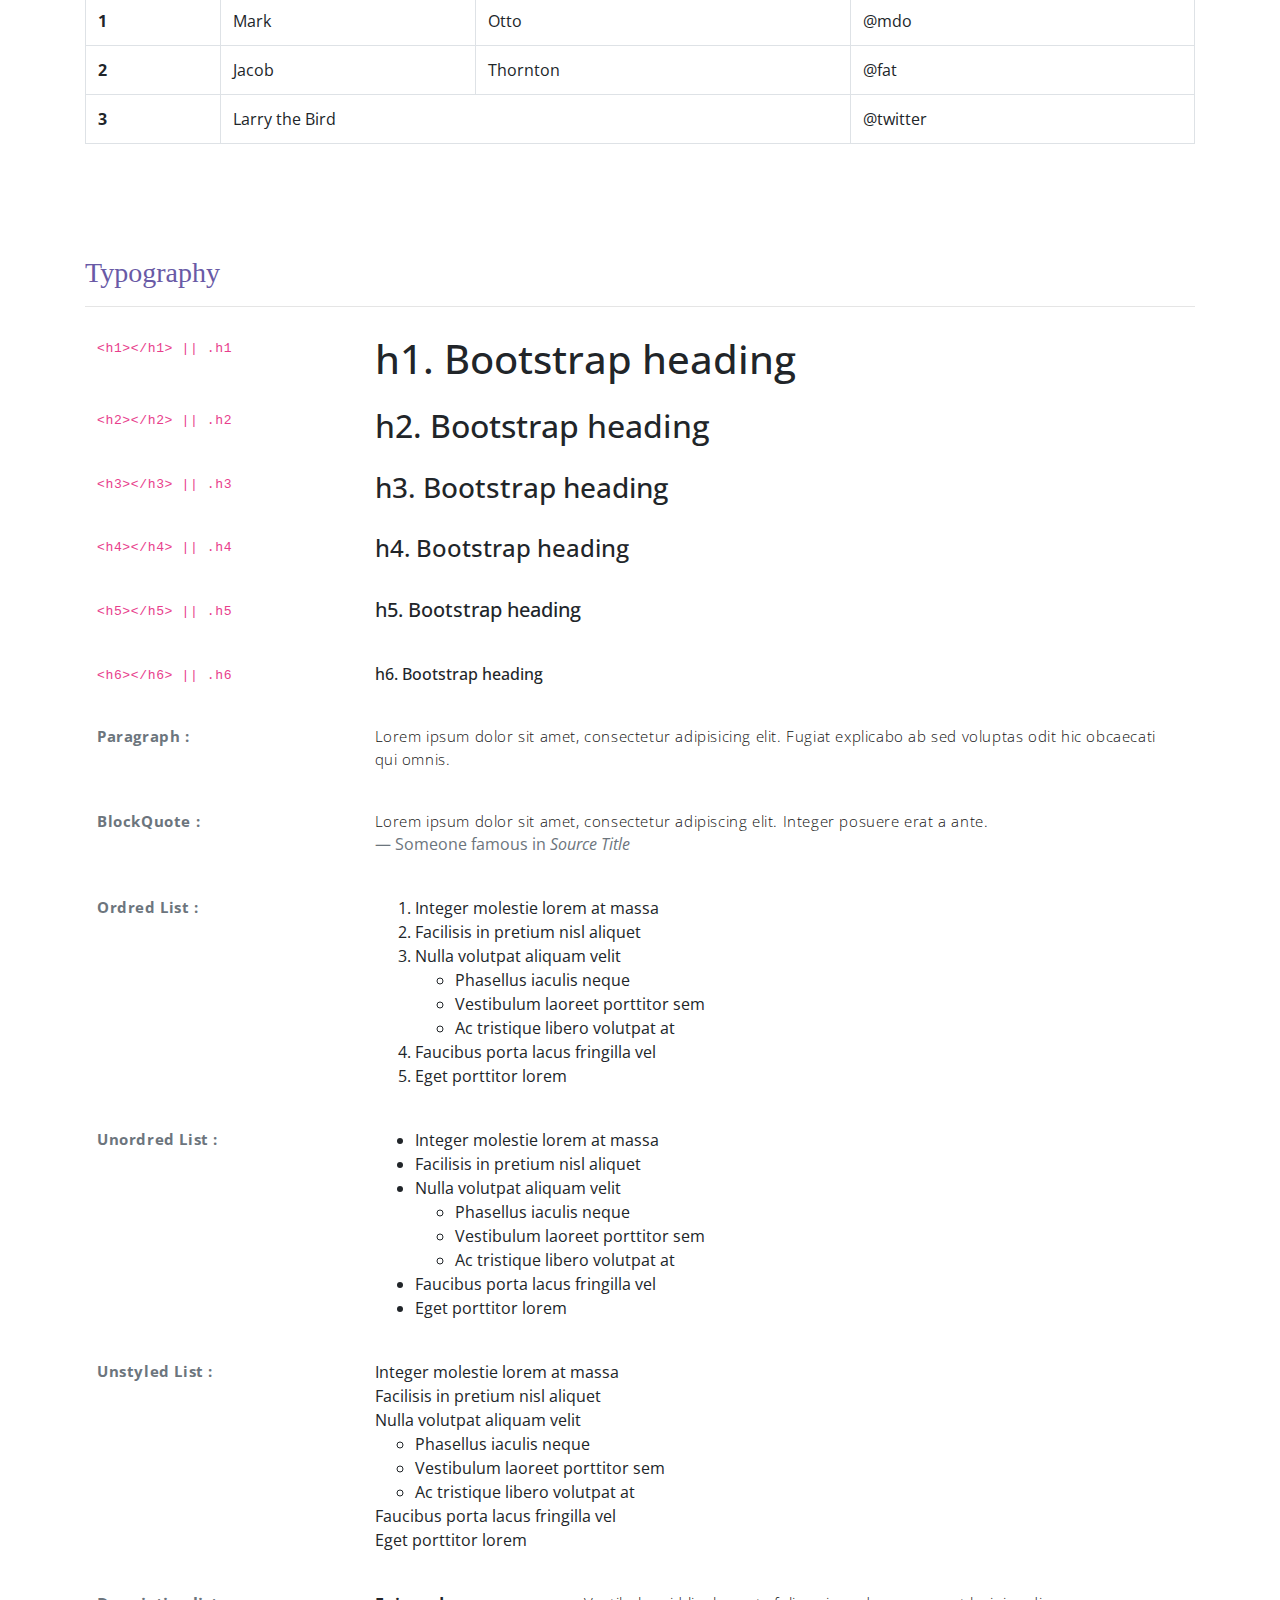
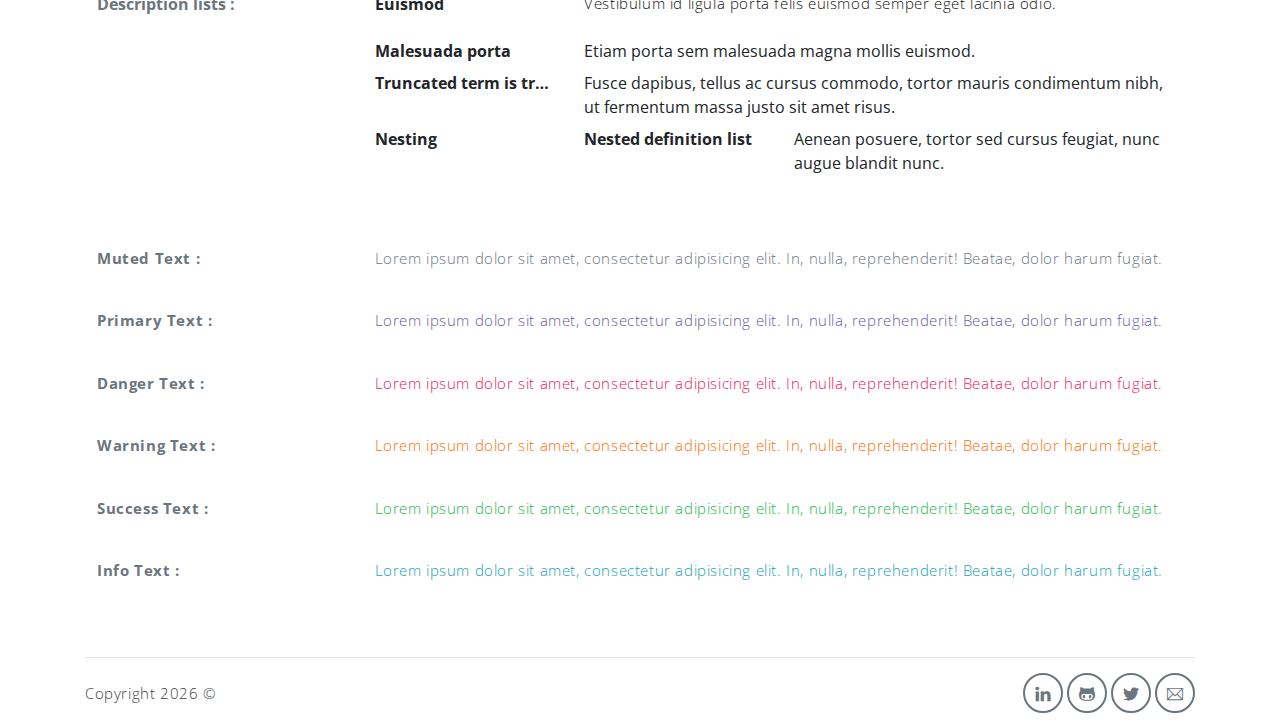
<file: components.html>
<!DOCTYPE html>
<html lang="en">

<head>
    <meta charset="utf-8">
    <meta name="viewport" content="width=device-width, initial-scale=1, shrink-to-fit=no">
    <meta name="description" content="View my portfolio to see examples of my work in web design, graphic design, and branding. I specialize in creating visually stunning designs that help businesses stand out online. Contact me to discuss your next project.">
    <meta name="author" content="Yoyman Castellar">
    <meta name="keywords" content="Web Builder, Web Desing, Portfolio, Projects, Web Building, Frontend Developer, Websites">
    <meta name="robots" content="noindex, nofollow">
    <link rel="canonical" href="https://yoymanportfolio.netlify.app/" />
    <title>Portfolio | Yoyman Castellar | Web Builder | Components</title>
    <!-- font icons -->
    <link rel="stylesheet" href="assets/vendors/themify-icons/css/themify-icons.css">
    <!-- Bootstrap + Steller  -->
    <link rel="stylesheet" href="assets/css/meyawo.css">
</head>

<body>

    <!-- Page Header -->
    <header class="header header-mini">
        <div class="header-title">Components</div>
        <nav aria-label="breadcrumb">
            <ol class="breadcrumb">
                <li class="breadcrumb-item"><a href="/">Home</a></li>
                <li class="breadcrumb-item active" aria-current="page">Components</li>
            </ol>
        </nav>
    </header>
    <!-- End Of Page Header -->

    <!-- main content -->
    <div class="container">

        <!-- Buttons -->
        <h3 class="mt-5">Buttons</h3>
        <hr>
        <h6 class="section-secondary-title">Styles :</h6>
        <button class="btn btn-primary">Default</button>
        <button class="btn btn-outline-primary">outline</button>
        <button class="btn btn-primary rounded">Rounded</button>
        <button class="btn btn-primary rounded"><i class="ti-thumb-up pr-1"></i> With Icon</button>
        <button class="btn btn-primary circle"><i class="ti-heart"></i></button>

        <h6 class="section-secondary-title mt-5">Sizes :</h6>
        <button class="btn btn-primary btn-lg">Large</button>
        <button class="btn btn-primary ">Regular</button>
        <button class="btn btn-primary btn-sm">Small</button>
        <button class="btn btn-primary w-sm ml-3">w-sm</button>
        <button class="btn btn-primary w-md">w-md</button>
        <button class="btn btn-primary w-lg">w-lg</button>

        <h6 class="section-secondary-title mt-5">Colors :</h6>
        <button type="button" class="btn btn-primary">Primary</button>
        <button type="button" class="btn btn-secondary">Secondary</button>
        <button type="button" class="btn btn-success">Success</button>
        <button type="button" class="btn btn-danger">Danger</button>
        <button type="button" class="btn btn-warning">Warning</button>
        <button type="button" class="btn btn-info">Info</button>
        <button type="button" class="btn btn-light">Light</button>
        <button type="button" class="btn btn-dark">Dark</button>

        <h6 class="section-secondary-title mt-5">Buttons Tags :</h6>
        <button class="btn btn-primary" type="submit">Button</button>
        <input class="btn btn-primary" type="button" value="Input">
        <input class="btn btn-primary" type="submit" value="Submit">
        <input class="btn btn-primary" type="reset" value="Reset">

        <!-- devider -->
        <div class="py-5"></div>

        <!-- Inputs -->
        <h3>Inputs</h3>
        <hr>
        <div class="row mt-5">
            <div class="col-md-6">
                <h6 class="section-secondary-title">Form controls :</h6>
                <div class="form-group">
                    <input type="email" class="form-control" id="exampleFormControlInput1" placeholder="Email address">
                </div>
                <div class="form-group">
                    <input type="date" class="form-control" id="exampleFormControlInput1" placeholder="Date">
                </div>
                <div class="form-group">
                    <input class="form-control" type="text" placeholder="Readonly input here…" readonly>
                </div>
                <div class="form-group">
                    <input class="form-control" id="disabledInput" type="text" placeholder="Disabled input here..." disabled>
                </div>
                <div class="form-group">
                    <select class="form-control" id="exampleFormControlSelect1">
                  <option>Example select</option>
                  <option>1</option>
                  <option>2</option>
                  <option>3</option>
                  <option>4</option>
                  <option>5</option>
               </select>
                </div>
                <div class="form-group">
                    <select multiple class="form-control" id="exampleFormControlSelect2">
                  <option>Example multiple select</option>
                  <option>1</option>
                  <option>2</option>
                  <option>3</option>
                  <option>4</option>
                  <option>5</option>
               </select>
                </div>
                <div class="form-group">
                    <textarea class="form-control" id="exampleFormControlTextarea1" rows="3" placeholder="Example textarea"></textarea>
                </div>
            </div>
            <div class="col-md-6">
                <h6 class="section-secondary-title">Sizes :</h6>
                <div class="form-group">
                    <input class="form-control form-control-lg" type="text" placeholder=".form-control-lg">
                </div>
                <div class="form-group">
                    <input class="form-control" type="text" placeholder="Default input">
                </div>
                <div class="form-group">
                    <input class="form-control form-control-sm" type="text" placeholder=".form-control-sm">
                </div>
            </div>
        </div>
        <!-- end of inputs -->

        <!-- devider -->
        <div class="py-5"></div>

        <!-- Dropdowns -->
        <h3 class="components-section-title font-weight-normal">Dropdowns</h3>
        <hr>
        <div class="dropdown d-inline-block">
            <button class="btn btn-outline-secondary dropdown-toggle" type="button" id="dropdownMenuButton" data-toggle="dropdown" aria-haspopup="true" aria-expanded="false">
         Dropdown button
         </button>
            <div class="dropdown-menu" aria-labelledby="dropdownMenuButton">
                <a class="dropdown-item" href="#">Action</a>
                <a class="dropdown-item" href="#">Another action</a>
                <a class="dropdown-item" href="#">Something else here</a>
            </div>
        </div>
        <div class="dropdown d-inline-block">
            <a class="btn btn-outline-secondary dropdown-toggle" href="#" role="button" id="dropdownMenuLink" data-toggle="dropdown" aria-haspopup="true" aria-expanded="false">
            Dropdown link
         </a>
            <div class="dropdown-menu" aria-labelledby="dropdownMenuLink">
                <a class="dropdown-item" href="#">Action</a>
                <a class="dropdown-item" href="#">Another action</a>
                <a class="dropdown-item" href="#">Something else here</a>
            </div>
        </div>
        <div class="btn-group">
            <button type="button" class="btn btn-outline-secondary">Split</button>
            <button type="button" class="btn btn-outline-secondary dropdown-toggle dropdown-toggle-split" data-toggle="dropdown" aria-haspopup="true" aria-expanded="false">
         <span class="sr-only">Toggle Dropdown</span>
         </button>
            <div class="dropdown-menu">
                <a class="dropdown-item" href="#">Action</a>
                <a class="dropdown-item" href="#">Another action</a>
                <a class="dropdown-item" href="#">Something else here</a>
                <div class="dropdown-divider"></div>
                <a class="dropdown-item" href="#">Separated link</a>
            </div>
        </div>
        <div class="btn-group">
            <button class="btn btn-outline-secondary dropdown-toggle" type="button" id="dropdownMenuButton" data-toggle="dropdown" aria-haspopup="true" aria-expanded="false">
            Form Dropdown
         </button>
            <div class="dropdown-menu form">
                <form class="px-4 py-3">
                    <div class="form-group">
                        <input type="email" class="form-control" id="exampleDropdownFormEmail1" placeholder="email@example.com">
                    </div>
                    <div class="form-group">
                        <input type="password" class="form-control" id="exampleDropdownFormPassword1" placeholder="Password">
                    </div>
                    <div class="form-check mb-3">
                        <input type="checkbox" class="form-check-input" id="dropdownCheck">
                        <label class="form-check-label" for="dropdownCheck">
                     Remember me
                  </label>
                    </div>
                    <button type="submit" class="btn btn-primary btn-block">Sign in</button>
                </form>
                <div class="dropdown-divider"></div>
                <a class="dropdown-item" href="#"><small>New around here? Sign up</small></a>
                <a class="dropdown-item" href="#"><small>Forgot password?</small></a>
            </div>
        </div>
        <h6 class="section-secondary-title mt-5">Directions :</h6>
        <div class="btn-group dropup">
            <button type="button" class="btn btn-outline-secondary dropdown-toggle" data-toggle="dropdown" aria-haspopup="true" aria-expanded="false">
            Dropup
         </button>
            <div class="dropdown-menu">
                <a class="dropdown-item" href="#">Action</a>
                <a class="dropdown-item" href="#">Another action</a>
                <a class="dropdown-item" href="#">Something else here</a>
                <div class="dropdown-divider"></div>
                <a class="dropdown-item" href="#">Separated link</a>
            </div>
        </div>
        <div class="btn-group dropright">
            <button type="button" class="btn btn-outline-secondary dropdown-toggle" data-toggle="dropdown" aria-haspopup="true" aria-expanded="false">
            Dropup
         </button>
            <div class="dropdown-menu">
                <a class="dropdown-item" href="#">Action</a>
                <a class="dropdown-item" href="#">Another action</a>
                <a class="dropdown-item" href="#">Something else here</a>
                <div class="dropdown-divider"></div>
                <a class="dropdown-item" href="#">Separated link</a>
            </div>
        </div>
        <div class="btn-group">
            <button type="button" class="btn btn-outline-secondary dropdown-toggle" data-toggle="dropdown" aria-haspopup="true" aria-expanded="false">
            Dropdown
         </button>
            <div class="dropdown-menu">
                <a class="dropdown-item" href="#">Action</a>
                <a class="dropdown-item" href="#">Another action</a>
                <a class="dropdown-item" href="#">Something else here</a>
                <div class="dropdown-divider"></div>
                <a class="dropdown-item" href="#">Separated link</a>
            </div>
        </div>
        <div class="btn-group dropleft">
            <button type="button" class="btn btn-outline-secondary dropdown-toggle" data-toggle="dropdown" aria-haspopup="true" aria-expanded="false">
            Dropdown
         </button>
            <div class="dropdown-menu">
                <a class="dropdown-item" href="#">Action</a>
                <a class="dropdown-item" href="#">Another action</a>
                <a class="dropdown-item" href="#">Something else here</a>
                <div class="dropdown-divider"></div>
                <a class="dropdown-item" href="#">Separated link</a>
            </div>
        </div>
        <!-- end of Dropdowns -->

        <!-- devider -->
        <div class="py-5"></div>

        <!-- navbars -->
        <h3 class="components-section-title font-weight-normal mt-5">Navigations</h3>
        <hr>
        <nav class="navbar navbar-expand-sm navbar-dark bg-primary rounded shadow mb-3">
            <div class="container">
                <a class="navbar-brand" href="#">Primary Color</a>
                <button class="navbar-toggler ml-auto" type="button" data-toggle="collapse" data-target="#navbarSupportedContent" aria-controls="navbarSupportedContent" aria-expanded="false" aria-label="Toggle navigation">
            <span class="navbar-toggler-icon"></span>
            </button>
                <div class="collapse navbar-collapse" id="navbarSupportedContent">
                    <ul class="navbar-nav ml-auto">
                        <li class="nav-item">
                            <a class="nav-link" href="#about">About Us</a>
                        </li>
                        <li class="nav-item">
                            <a class="nav-link" href="#service">Our Service</a>
                        </li>
                        <li class="nav-item">
                            <a class="nav-link" href="#team">Our Team</a>
                        </li>
                        <li class="nav-item">
                            <a href="#book-table" class="ml-4 mt-1 btn btn-light btn-sm">navbar button</a>
                        </li>
                    </ul>
                </div>
            </div>
        </nav>
        <nav class="navbar navbar-expand-sm navbar-dark bg-secondary rounded shadow mb-3">
            <div class="container">
                <a class="navbar-brand" href="#">Secondary Color</a>
                <button class="navbar-toggler ml-auto" type="button" data-toggle="collapse" data-target="#navbarSupportedContent" aria-controls="navbarSupportedContent" aria-expanded="false" aria-label="Toggle navigation">
            <span class="navbar-toggler-icon"></span>
            </button>
                <div class="collapse navbar-collapse" id="navbarSupportedContent">
                    <ul class="navbar-nav ml-auto">
                        <li class="nav-item">
                            <a class="nav-link" href="#about">About Us</a>
                        </li>
                        <li class="nav-item">
                            <a class="nav-link" href="#service">Our Service</a>
                        </li>
                        <li class="nav-item">
                            <a class="nav-link" href="#team">Our Team</a>
                        </li>
                        <li class="nav-item">
                            <a href="#book-table" class="ml-4 mt-1 btn btn-light btn-sm">navbar button</a>
                        </li>
                    </ul>
                </div>
            </div>
        </nav>
        <nav class="navbar navbar-expand-sm navbar-dark bg-success rounded shadow mb-3">
            <div class="container">
                <a class="navbar-brand" href="#">Success Color</a>
                <button class="navbar-toggler ml-auto" type="button" data-toggle="collapse" data-target="#navbarSupportedContent" aria-controls="navbarSupportedContent" aria-expanded="false" aria-label="Toggle navigation">
            <span class="navbar-toggler-icon"></span>
            </button>
                <div class="collapse navbar-collapse" id="navbarSupportedContent">
                    <ul class="navbar-nav ml-auto">
                        <li class="nav-item">
                            <a class="nav-link" href="#about">About Us</a>
                        </li>
                        <li class="nav-item">
                            <a class="nav-link" href="#service">Our Service</a>
                        </li>
                        <li class="nav-item">
                            <a class="nav-link" href="#team">Our Team</a>
                        </li>
                        <li class="nav-item">
                            <a href="#book-table" class="ml-4 mt-1 btn btn-light btn-sm">navbar button</a>
                        </li>
                    </ul>
                </div>
            </div>
        </nav>
        <nav class="navbar navbar-expand-sm navbar-dark bg-info rounded shadow mb-3">
            <div class="container">
                <a class="navbar-brand" href="#">Info Color</a>
                <button class="navbar-toggler ml-auto" type="button" data-toggle="collapse" data-target="#navbarSupportedContent" aria-controls="navbarSupportedContent" aria-expanded="false" aria-label="Toggle navigation">
            <span class="navbar-toggler-icon"></span>
            </button>
                <div class="collapse navbar-collapse" id="navbarSupportedContent">
                    <ul class="navbar-nav ml-auto">
                        <li class="nav-item">
                            <a class="nav-link" href="#about">About Us</a>
                        </li>
                        <li class="nav-item">
                            <a class="nav-link" href="#service">Our Service</a>
                        </li>
                        <li class="nav-item">
                            <a class="nav-link" href="#team">Our Team</a>
                        </li>
                        <li class="nav-item">
                            <a href="#book-table" class="ml-4 mt-1 btn btn-light btn-sm">navbar button</a>
                        </li>
                    </ul>
                </div>
            </div>
        </nav>
        <nav class="navbar navbar-expand-sm navbar-dark bg-warning rounded shadow mb-3">
            <div class="container">
                <a class="navbar-brand" href="#">Warning Color</a>
                <button class="navbar-toggler ml-auto" type="button" data-toggle="collapse" data-target="#navbarSupportedContent" aria-controls="navbarSupportedContent" aria-expanded="false" aria-label="Toggle navigation">
            <span class="navbar-toggler-icon"></span>
            </button>
                <div class="collapse navbar-collapse" id="navbarSupportedContent">
                    <ul class="navbar-nav ml-auto">
                        <li class="nav-item">
                            <a class="nav-link" href="#about">About Us</a>
                        </li>
                        <li class="nav-item">
                            <a class="nav-link" href="#service">Our Service</a>
                        </li>
                        <li class="nav-item">
                            <a class="nav-link" href="#team">Our Team</a>
                        </li>
                        <li class="nav-item">
                            <a href="#book-table" class="ml-4 mt-1 btn btn-light btn-sm">navbar button</a>
                        </li>
                    </ul>
                </div>
            </div>
        </nav>
        <nav class="navbar navbar-expand-sm navbar-dark bg-danger rounded shadow mb-3">
            <div class="container">
                <a class="navbar-brand" href="#">Danger Color</a>
                <button class="navbar-toggler ml-auto" type="button" data-toggle="collapse" data-target="#navbarSupportedContent" aria-controls="navbarSupportedContent" aria-expanded="false" aria-label="Toggle navigation">
            <span class="navbar-toggler-icon"></span>
            </button>
                <div class="collapse navbar-collapse" id="navbarSupportedContent">
                    <ul class="navbar-nav ml-auto">
                        <li class="nav-item">
                            <a class="nav-link" href="#about">About Us</a>
                        </li>
                        <li class="nav-item">
                            <a class="nav-link" href="#service">Our Service</a>
                        </li>
                        <li class="nav-item">
                            <a class="nav-link" href="#team">Our Team</a>
                        </li>
                        <li class="nav-item">
                            <a href="#book-table" class="ml-4 mt-1 btn btn-light btn-sm">navbar button</a>
                        </li>
                    </ul>
                </div>
            </div>
        </nav>
        <nav class="navbar navbar-expand-sm navbar-dark bg-dark rounded shadow mb-3">
            <div class="container">
                <a class="navbar-brand" href="#">Dark Color</a>
                <button class="navbar-toggler ml-auto" type="button" data-toggle="collapse" data-target="#navbarSupportedContent" aria-controls="navbarSupportedContent" aria-expanded="false" aria-label="Toggle navigation">
            <span class="navbar-toggler-icon"></span>
            </button>
                <div class="collapse navbar-collapse" id="navbarSupportedContent">
                    <ul class="navbar-nav ml-auto">
                        <li class="nav-item">
                            <a class="nav-link" href="#about">About Us</a>
                        </li>
                        <li class="nav-item">
                            <a class="nav-link" href="#service">Our Service</a>
                        </li>
                        <li class="nav-item">
                            <a class="nav-link" href="#team">Our Team</a>
                        </li>
                        <li class="nav-item">
                            <a href="#book-table" class="ml-4 mt-1 btn btn-light btn-sm">navbar button</a>
                        </li>
                    </ul>
                </div>
            </div>
        </nav>
        <nav class="navbar navbar-expand-sm navbar-light bg-light rounded shadow mb-3">
            <div class="container">
                <a class="navbar-brand" href="#">Dark Color</a>
                <button class="navbar-toggler ml-auto" type="button" data-toggle="collapse" data-target="#navbarSupportedContent" aria-controls="navbarSupportedContent" aria-expanded="false" aria-label="Toggle navigation">
            <span class="navbar-toggler-icon"></span>
            </button>
                <div class="collapse navbar-collapse" id="navbarSupportedContent">
                    <ul class="navbar-nav ml-auto">
                        <li class="nav-item">
                            <a class="nav-link" href="#about">About Us</a>
                        </li>
                        <li class="nav-item">
                            <a class="nav-link" href="#service">Our Service</a>
                        </li>
                        <li class="nav-item">
                            <a class="nav-link" href="#team">Our Team</a>
                        </li>
                        <li class="nav-item">
                            <a href="#book-table" class="ml-4 mt-1 btn btn-dark btn-sm">navbar button</a>
                        </li>
                    </ul>
                </div>
            </div>
        </nav>
        <!-- End of navbars -->

        <!-- devider -->
        <div class="py-5"></div>

        <!-- progress bars -->
        <div class="row justify-content-between">
            <div class="col-md-5">
                <h3 class="components-section-title font-weight-normal mt-5">Progress Bars :</h3>
                <hr>
                <small>Default: </small>
                <div class="progress mt-2 mb-3">
                    <div class="progress-bar" role="progressbar" style="width: 90%" aria-valuenow="25" aria-valuemin="0" aria-valuemax="100"><span>90%</span></div>
                </div>
                <small>Success:</small>
                <div class="progress mt-2 mb-3">
                    <div class="progress-bar bg-success" role="progressbar" style="width: 90%" aria-valuenow="25" aria-valuemin="0" aria-valuemax="100"><span>90%</span></div>
                </div>
                <small>Danger:</small>
                <div class="progress mt-2 mb-3">
                    <div class="progress-bar bg-danger" role="progressbar" style="width: 90%" aria-valuenow="25" aria-valuemin="0" aria-valuemax="100"><span>90%</span></div>
                </div>
                <small>Warning:</small>
                <div class="progress mt-2 mb-3">
                    <div class="progress-bar bg-warning" role="progressbar" style="width: 90%" aria-valuenow="25" aria-valuemin="0" aria-valuemax="100"><span>90%</span></div>
                </div>
                <small>Info:</small>
                <div class="progress mt-2 mb-3">
                    <div class="progress-bar bg-info" role="progressbar" style="width: 90%" aria-valuenow="25" aria-valuemin="0" aria-valuemax="100"><span>90%</span></div>
                </div>
                <small>Dark:</small>
                <div class="progress mt-2 mb-3">
                    <div class="progress-bar bg-dark" role="progressbar" style="width: 90%" aria-valuenow="25" aria-valuemin="0" aria-valuemax="100"><span>90%</span></div>
                </div>
            </div>
            <div class="col-md-6">
                <h3 class="components-section-title font-weight-normal mt-5">Paginations :</h3>
                <hr>
                <nav aria-label="Page navigation example">
                    <ul class="pagination pagination-sm">
                        <li class="page-item"><a class="page-link" href="#"><i class="ti-angle-double-left"></i></a></li>
                        <li class="page-item"><a class="page-link" href="#">1</a></li>
                        <li class="page-item"><a class="page-link" href="#">2</a></li>
                        <li class="page-item active"><a class="page-link" href="#">3</a></li>
                        <li class="page-item"><a class="page-link" href="#">4</a></li>
                        <li class="page-item"><a class="page-link" href="#">5</a></li>
                        <li class="page-item"><a class="page-link" href="#"><i class="ti-angle-double-right"></i></a></li>
                    </ul>
                </nav>
                <nav aria-label="Page navigation example">
                    <ul class="pagination">
                        <li class="page-item"><a class="page-link" href="#"><i class="ti-angle-double-left"></i></a></li>
                        <li class="page-item"><a class="page-link" href="#">1</a></li>
                        <li class="page-item"><a class="page-link" href="#">2</a></li>
                        <li class="page-item active"><a class="page-link" href="#">3</a></li>
                        <li class="page-item"><a class="page-link" href="#">4</a></li>
                        <li class="page-item"><a class="page-link" href="#">5</a></li>
                        <li class="page-item"><a class="page-link" href="#"><i class="ti-angle-double-right"></i></a></li>
                    </ul>
                </nav>
                <nav aria-label="Page navigation example">
                    <ul class="pagination pagination-lg">
                        <li class="page-item"><a class="page-link" href="#"><i class="ti-angle-double-left"></i></a></li>
                        <li class="page-item"><a class="page-link" href="#">1</a></li>
                        <li class="page-item"><a class="page-link" href="#">2</a></li>
                        <li class="page-item active"><a class="page-link" href="#">3</a></li>
                        <li class="page-item"><a class="page-link" href="#">4</a></li>
                        <li class="page-item"><a class="page-link" href="#">5</a></li>
                        <li class="page-item"><a class="page-link" href="#"><i class="ti-angle-double-right"></i></a></li>
                    </ul>
                </nav>

                <!-- Badges -->
                <h3 class="components-section-title font-weight-normal mt-5">Badges :</h3>
                <hr>
                <span class="badge badge-primary">Primary</span>
                <span class="badge badge-secondary">Secondary</span>
                <span class="badge badge-success">Success</span>
                <span class="badge badge-danger">Danger</span>
                <span class="badge badge-warning">Warning</span>
                <span class="badge badge-info">Info</span>
                <span class="badge badge-light">Light</span>
                <span class="badge badge-dark">Dark</span>
                <h6 class="section-secondary-title mt-4 mb-2">Badge Pills :</h6>
                <span class="badge badge-pill badge-primary">Primary</span>
                <span class="badge badge-pill badge-secondary">Secondary</span>
                <span class="badge badge-pill badge-success">Success</span>
                <span class="badge badge-pill badge-danger">Danger</span>
                <span class="badge badge-pill badge-warning">Warning</span>
                <span class="badge badge-pill badge-info">Info</span>
                <span class="badge badge-pill badge-light">Light</span>
                <span class="badge badge-pill badge-dark">Dark</span>
            </div>
        </div>
        <!-- End of Progress bars -->

        <!-- devider -->
        <div class="py-5"></div>

        <!-- Alerts -->
        <h3 class="components-section-title font-weight-normal mt-5">Alerts :</h3>
        <hr>
        <div class="alert alert-primary alert-dismissible fade show" role="alert">
            A simple primary alert—check it out!
            <button type="button" class="close" data-dismiss="alert" aria-label="Close">
            <span aria-hidden="true">&times;</span>
         </button>
        </div>
        <div class="alert alert-secondary alert-dismissible fade show" role="alert">
            A simple secondary alert—check it out!
            <button type="button" class="close" data-dismiss="alert" aria-label="Close">
            <span aria-hidden="true">&times;</span>
         </button>
        </div>
        <div class="alert alert-success alert-dismissible fade show" role="alert">
            A simple success alert—check it out!
            <button type="button" class="close" data-dismiss="alert" aria-label="Close">
            <span aria-hidden="true">&times;</span>
         </button>
        </div>
        <div class="alert alert-danger alert-dismissible fade show" role="alert">
            A simple danger alert—check it out!
            <button type="button" class="close" data-dismiss="alert" aria-label="Close">
            <span aria-hidden="true">&times;</span>
         </button>
        </div>
        <div class="alert alert-warning alert-dismissible fade show" role="alert">
            A simple warning alert—check it out!
            <button type="button" class="close" data-dismiss="alert" aria-label="Close">
            <span aria-hidden="true">&times;</span>
         </button>
        </div>
        <div class="alert alert-info alert-dismissible fade show" role="alert">
            A simple info alert—check it out!
            <button type="button" class="close" data-dismiss="alert" aria-label="Close">
            <span aria-hidden="true">&times;</span>
         </button>
        </div>
        <div class="alert alert-dark alert-dismissible fade show" role="alert">
            A simple dark alert—check it out!
            <button type="button" class="close" data-dismiss="alert" aria-label="Close">
            <span aria-hidden="true">&times;</span>
         </button>
        </div>
        <!-- end of alerts -->

        <!-- devider -->
        <div class="py-5"></div>

        <!-- tables -->
        <h3 class="components-section-title">Tables</h3>
        <hr>
        <table class="table">
            <thead>
                <tr>
                    <th scope="col">#</th>
                    <th scope="col">First</th>
                    <th scope="col">Last</th>
                    <th scope="col">Handle</th>
                </tr>
            </thead>
            <tbody>
                <tr>
                    <th scope="row">1</th>
                    <td>Mark</td>
                    <td>Otto</td>
                    <td>@mdo</td>
                </tr>
                <tr>
                    <th scope="row">2</th>
                    <td>Jacob</td>
                    <td>Thornton</td>
                    <td>@fat</td>
                </tr>
                <tr>
                    <th scope="row">3</th>
                    <td>Larry</td>
                    <td>the Bird</td>
                    <td>@twitter</td>
                </tr>
            </tbody>
        </table>

        <h6 class="section-secondary-title mt-5">Striped rows :</h6>
        <table class="table table-striped">
            <thead>
                <tr>
                    <th scope="col">#</th>
                    <th scope="col">First</th>
                    <th scope="col">Last</th>
                    <th scope="col">Handle</th>
                </tr>
            </thead>
            <tbody>
                <tr>
                    <th scope="row">1</th>
                    <td>Mark</td>
                    <td>Otto</td>
                    <td>@mdo</td>
                </tr>
                <tr>
                    <th scope="row">2</th>
                    <td>Jacob</td>
                    <td>Thornton</td>
                    <td>@fat</td>
                </tr>
                <tr>
                    <th scope="row">3</th>
                    <td>Larry</td>
                    <td>the Bird</td>
                    <td>@twitter</td>
                </tr>
            </tbody>
        </table>

        <h6 class="section-secondary-title mt-5">Bordred :</h6>
        <table class="table table-bordered">
            <thead>
                <tr>
                    <th scope="col">#</th>
                    <th scope="col">First</th>
                    <th scope="col">Last</th>
                    <th scope="col">Handle</th>
                </tr>
            </thead>
            <tbody>
                <tr>
                    <th scope="row">1</th>
                    <td>Mark</td>
                    <td>Otto</td>
                    <td>@mdo</td>
                </tr>
                <tr>
                    <th scope="row">2</th>
                    <td>Jacob</td>
                    <td>Thornton</td>
                    <td>@fat</td>
                </tr>
                <tr>
                    <th scope="row">3</th>
                    <td colspan="2">Larry the Bird</td>
                    <td>@twitter</td>
                </tr>
            </tbody>
        </table>
        <!-- end of tables -->

        <!-- devider -->
        <div class="py-5"></div>

        <!-- typography -->
        <h3 class="components-section-title">Typography</h3>
        <hr>
        <table class="table table-borderless v-align-center">
            <tbody>
                <tr>
                    <td>
                        <p><code class="highlighter-rouge">&lt;h1&gt;&lt;/h1&gt; || .h1</code></p>
                    </td>
                    <td class="w-75"><span class="h1">h1. Bootstrap heading</span></td>
                </tr>
                <tr>
                    <td>
                        <p><code class="highlighter-rouge">&lt;h2&gt;&lt;/h2&gt; || .h2</code></p>
                    </td>
                    <td><span class="h2">h2. Bootstrap heading</span></td>
                </tr>
                <tr>
                    <td>
                        <p><code class="highlighter-rouge">&lt;h3&gt;&lt;/h3&gt; || .h3</code></p>
                    </td>
                    <td><span class="h3">h3. Bootstrap heading</span></td>
                </tr>
                <tr>
                    <td>
                        <p><code class="highlighter-rouge">&lt;h4&gt;&lt;/h4&gt; || .h4</code></p>
                    </td>
                    <td><span class="h4">h4. Bootstrap heading</span></td>
                </tr>
                <tr>
                    <td>
                        <p><code class="highlighter-rouge">&lt;h5&gt;&lt;/h5&gt; || .h5</code></p>
                    </td>
                    <td><span class="h5">h5. Bootstrap heading</span></td>
                </tr>
                <tr>
                    <td>
                        <p><code class="highlighter-rouge">&lt;h6&gt;&lt;/h6&gt; || .h6</code></p>
                    </td>
                    <td><span class="h6">h6. Bootstrap heading</span></td>
                </tr>
                <tr>
                    <td>
                        <p class="font-weight-bold text-muted">Paragraph :</p>
                    </td>
                    <td>
                        <p>Lorem ipsum dolor sit amet, consectetur adipisicing elit. Fugiat explicabo ab sed voluptas odit hic obcaecati qui omnis.</p>
                    </td>
                </tr>
                <tr>
                    <td>
                        <p class="font-weight-bold text-muted">BlockQuote :</p>
                    </td>
                    <td>
                        <blockquote class="blockquote">
                            <p class="mb-0">Lorem ipsum dolor sit amet, consectetur adipiscing elit. Integer posuere erat a ante.</p>
                            <footer class="blockquote-footer">Someone famous in <cite title="Source Title">Source Title</cite></footer>
                        </blockquote>
                    </td>
                </tr>

                <tr>
                    <td>
                        <p class="font-weight-bold text-muted">Ordred List :</p>
                    </td>
                    <td>
                        <ol>
                            <li>Integer molestie lorem at massa</li>
                            <li>Facilisis in pretium nisl aliquet</li>
                            <li>Nulla volutpat aliquam velit
                                <ul>
                                    <li>Phasellus iaculis neque</li>
                                    <li>Vestibulum laoreet porttitor sem</li>
                                    <li>Ac tristique libero volutpat at</li>
                                </ul>
                            </li>
                            <li>Faucibus porta lacus fringilla vel</li>
                            <li>Eget porttitor lorem</li>
                        </ol>
                    </td>
                </tr>
                <tr>
                    <td>
                        <p class="font-weight-bold text-muted">Unordred List :</p>
                    </td>
                    <td>
                        <ul>
                            <li>Integer molestie lorem at massa</li>
                            <li>Facilisis in pretium nisl aliquet</li>
                            <li>Nulla volutpat aliquam velit
                                <ul>
                                    <li>Phasellus iaculis neque</li>
                                    <li>Vestibulum laoreet porttitor sem</li>
                                    <li>Ac tristique libero volutpat at</li>
                                </ul>
                            </li>
                            <li>Faucibus porta lacus fringilla vel</li>
                            <li>Eget porttitor lorem</li>
                        </ul>
                    </td>
                </tr>
                <tr>
                    <td>
                        <p class="font-weight-bold text-muted">Unstyled List :</p>
                    </td>
                    <td>
                        <ul class="list-unstyled">
                            <li>Integer molestie lorem at massa</li>
                            <li>Facilisis in pretium nisl aliquet</li>
                            <li>Nulla volutpat aliquam velit
                                <ul>
                                    <li>Phasellus iaculis neque</li>
                                    <li>Vestibulum laoreet porttitor sem</li>
                                    <li>Ac tristique libero volutpat at</li>
                                </ul>
                            </li>
                            <li>Faucibus porta lacus fringilla vel</li>
                            <li>Eget porttitor lorem</li>
                        </ul>
                    </td>
                </tr>
                <tr>
                    <td class="font-weight-bold text-muted">Description lists : </td>
                    <td>
                        <dl class="row">
                            <dt class="col-sm-3">Euismod</dt>
                            <dd class="col-sm-9">
                                <p>Vestibulum id ligula porta felis euismod semper eget lacinia odio.</p>
                            </dd>

                            <dt class="col-sm-3">Malesuada porta</dt>
                            <dd class="col-sm-9">Etiam porta sem malesuada magna mollis euismod.</dd>

                            <dt class="col-sm-3 text-truncate">Truncated term is truncated</dt>
                            <dd class="col-sm-9">Fusce dapibus, tellus ac cursus commodo, tortor mauris condimentum nibh, ut fermentum massa justo sit amet risus.</dd>

                            <dt class="col-sm-3">Nesting</dt>
                            <dd class="col-sm-9">
                                <dl class="row">
                                    <dt class="col-sm-4">Nested definition list</dt>
                                    <dd class="col-sm-8">Aenean posuere, tortor sed cursus feugiat, nunc augue blandit nunc.</dd>
                                </dl>
                            </dd>
                        </dl>
                    </td>
                </tr>
                <tr>
                    <td>
                        <p class="font-weight-bold text-muted">Muted Text :</p>
                    </td>
                    <td>
                        <p class="text-muted">Lorem ipsum dolor sit amet, consectetur adipisicing elit. In, nulla, reprehenderit! Beatae, dolor harum fugiat.</p>
                    </td>
                </tr>
                <tr>
                    <td>
                        <p class="font-weight-bold text-muted">Primary Text :</p>
                    </td>
                    <td>
                        <p class="text-primary">Lorem ipsum dolor sit amet, consectetur adipisicing elit. In, nulla, reprehenderit! Beatae, dolor harum fugiat.</p>
                    </td>
                </tr>
                <tr>
                    <td>
                        <p class="font-weight-bold text-muted">Danger Text :</p>
                    </td>
                    <td>
                        <p class="text-danger">Lorem ipsum dolor sit amet, consectetur adipisicing elit. In, nulla, reprehenderit! Beatae, dolor harum fugiat.</p>
                    </td>
                </tr>
                <tr>
                    <td>
                        <p class="font-weight-bold text-muted">Warning Text :</p>
                    </td>
                    <td>
                        <p class="text-warning">Lorem ipsum dolor sit amet, consectetur adipisicing elit. In, nulla, reprehenderit! Beatae, dolor harum fugiat.</p>
                    </td>
                </tr>
                <tr>
                    <td>
                        <p class="font-weight-bold text-muted">Success Text :</p>
                    </td>
                    <td>
                        <p class="text-success">Lorem ipsum dolor sit amet, consectetur adipisicing elit. In, nulla, reprehenderit! Beatae, dolor harum fugiat.</p>
                    </td>
                </tr>
                <tr>
                    <td>
                        <p class="font-weight-bold text-muted">Info Text :</p>
                    </td>
                    <td>
                        <p class="text-info">Lorem ipsum dolor sit amet, consectetur adipisicing elit. In, nulla, reprehenderit! Beatae, dolor harum fugiat.</p>
                    </td>
                </tr>
            </tbody>
        </table>
    </div>
    <!-- end of typography -->

    <!-- footer -->
    <div class="container mt-5">
        <footer class="footer">
            <p class="mb-0">Copyright
                <script>
                    document.write(new Date().getFullYear())
                </script> &copy;</p>
            <div class="social-links text-right m-auto ml-sm-auto">
                <a href="https://www.linkedin.com/in/yoyman-castellar/" target="_blank" class="link "><i class="ti-linkedin "></i></a>
                <a href="https://github.com/ymcastellar" target="_blank" class="link "><i class="ti-github "></i></a>
                <a href="https://twitter.com/CastellarYoyman" target="_blank" class="link "><i class="ti-twitter-alt "></i></a>
                <a href="mailto:yoymanc@gmail.com" class="link "><i class="ti-email "></i></a>
            </div>
        </footer>
    </div>
    <!-- end of page footer -->

    <!-- core  -->
    <script src="assets/vendors/jquery/jquery-3.4.1.js"></script>
    <script src="assets/vendors/bootstrap/bootstrap.bundle.js"></script>

</body>

</html>
</file>
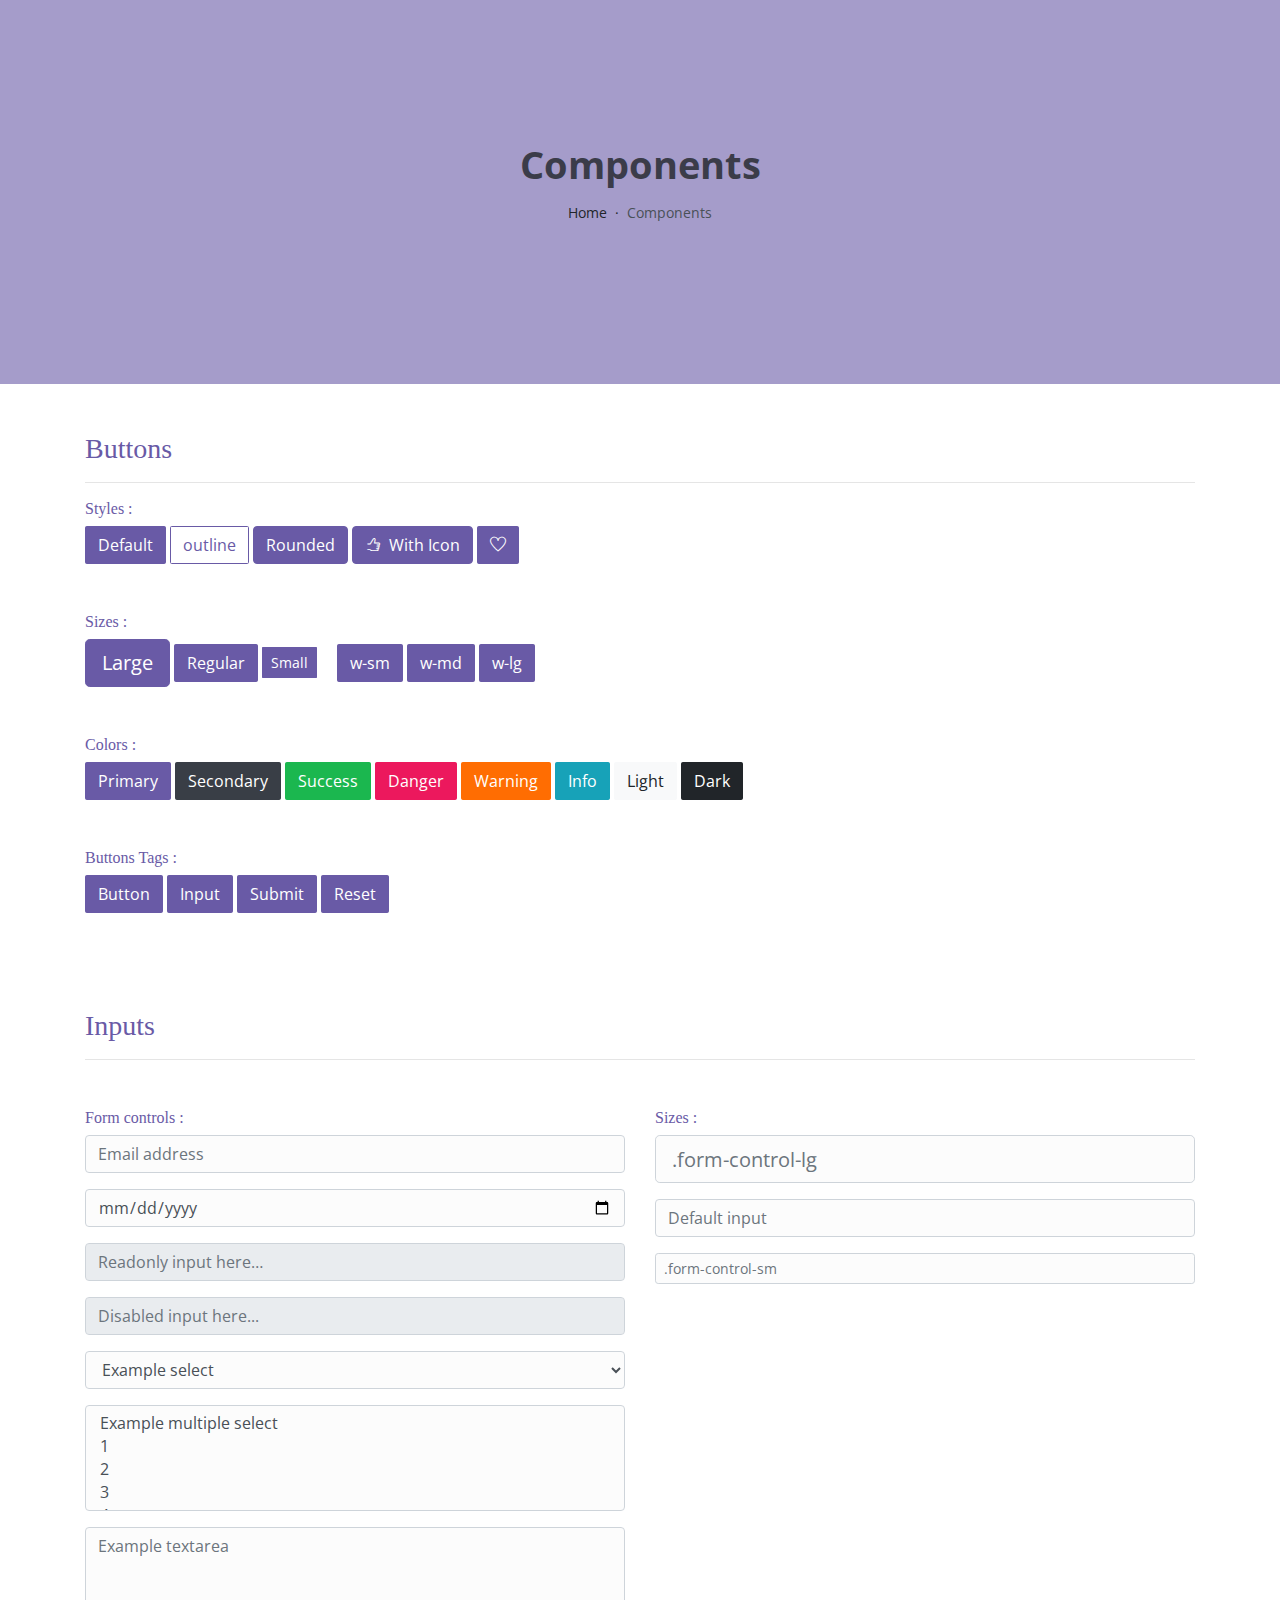
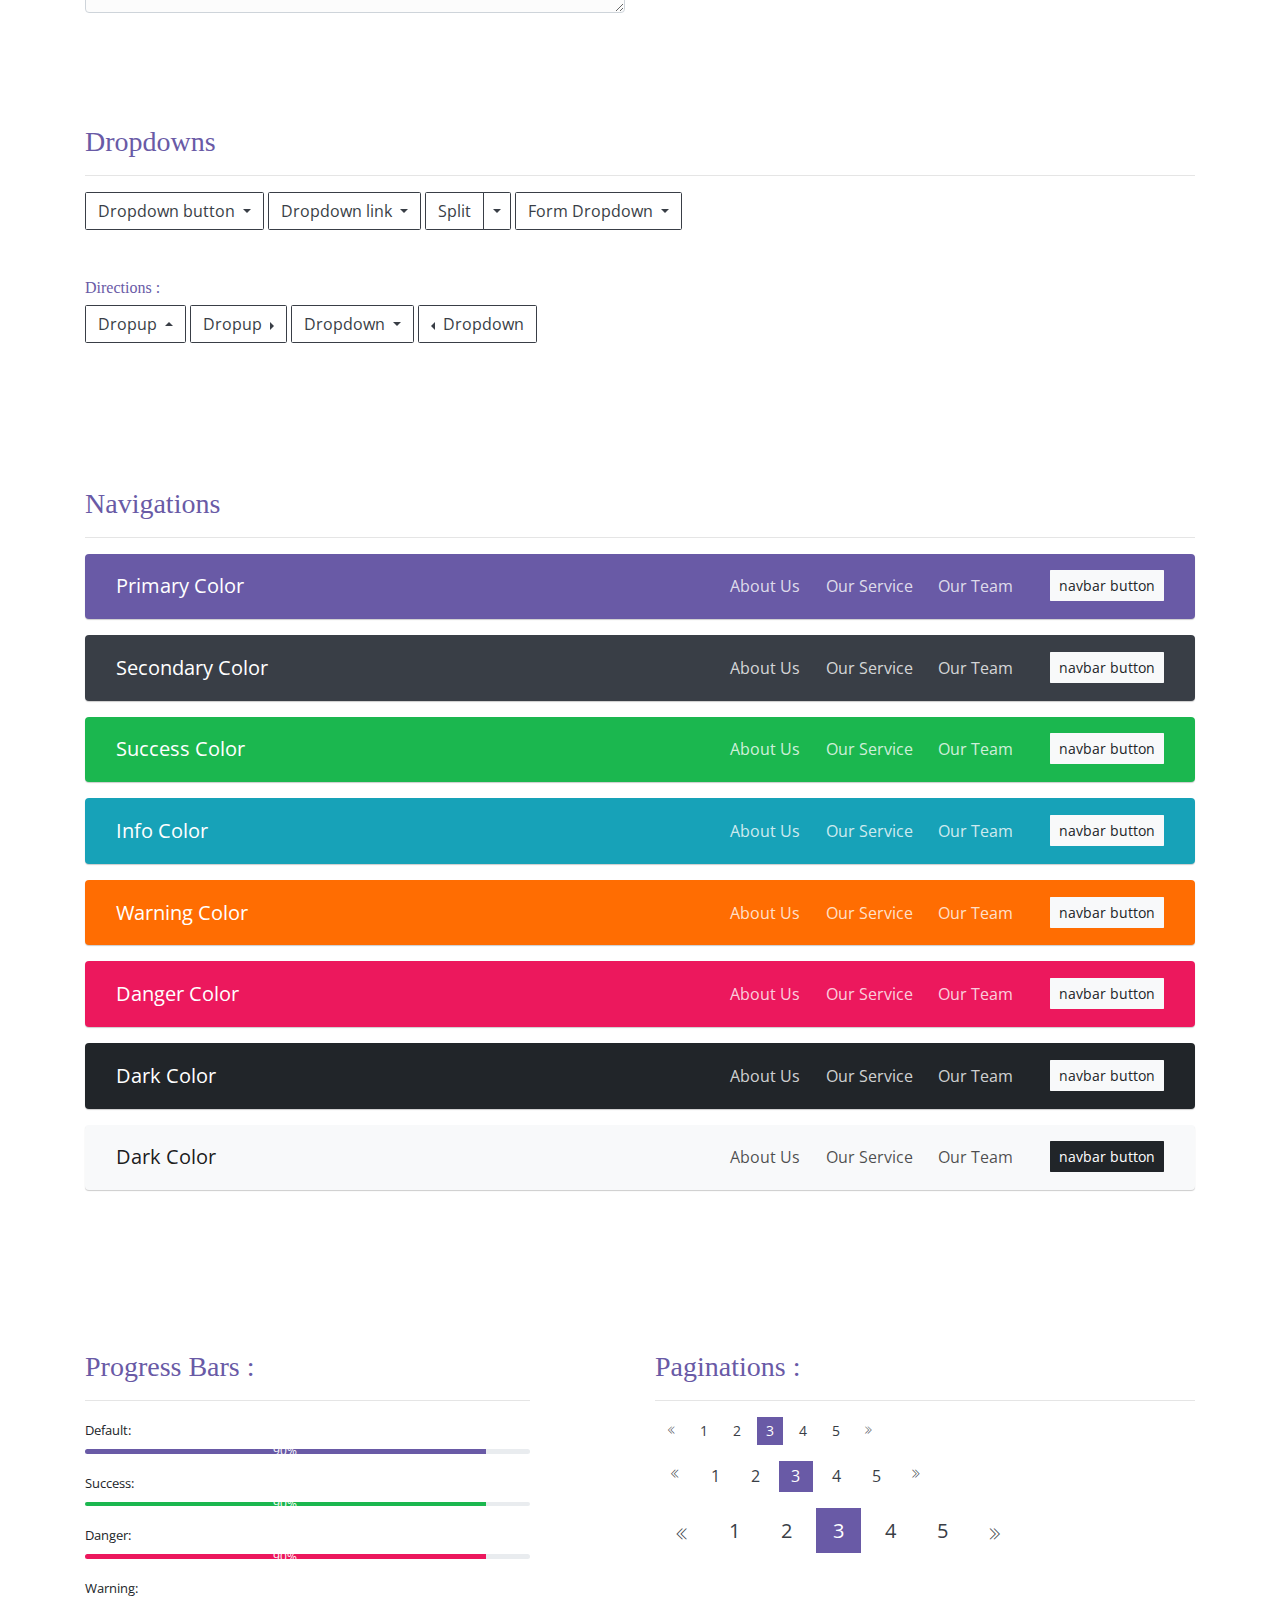
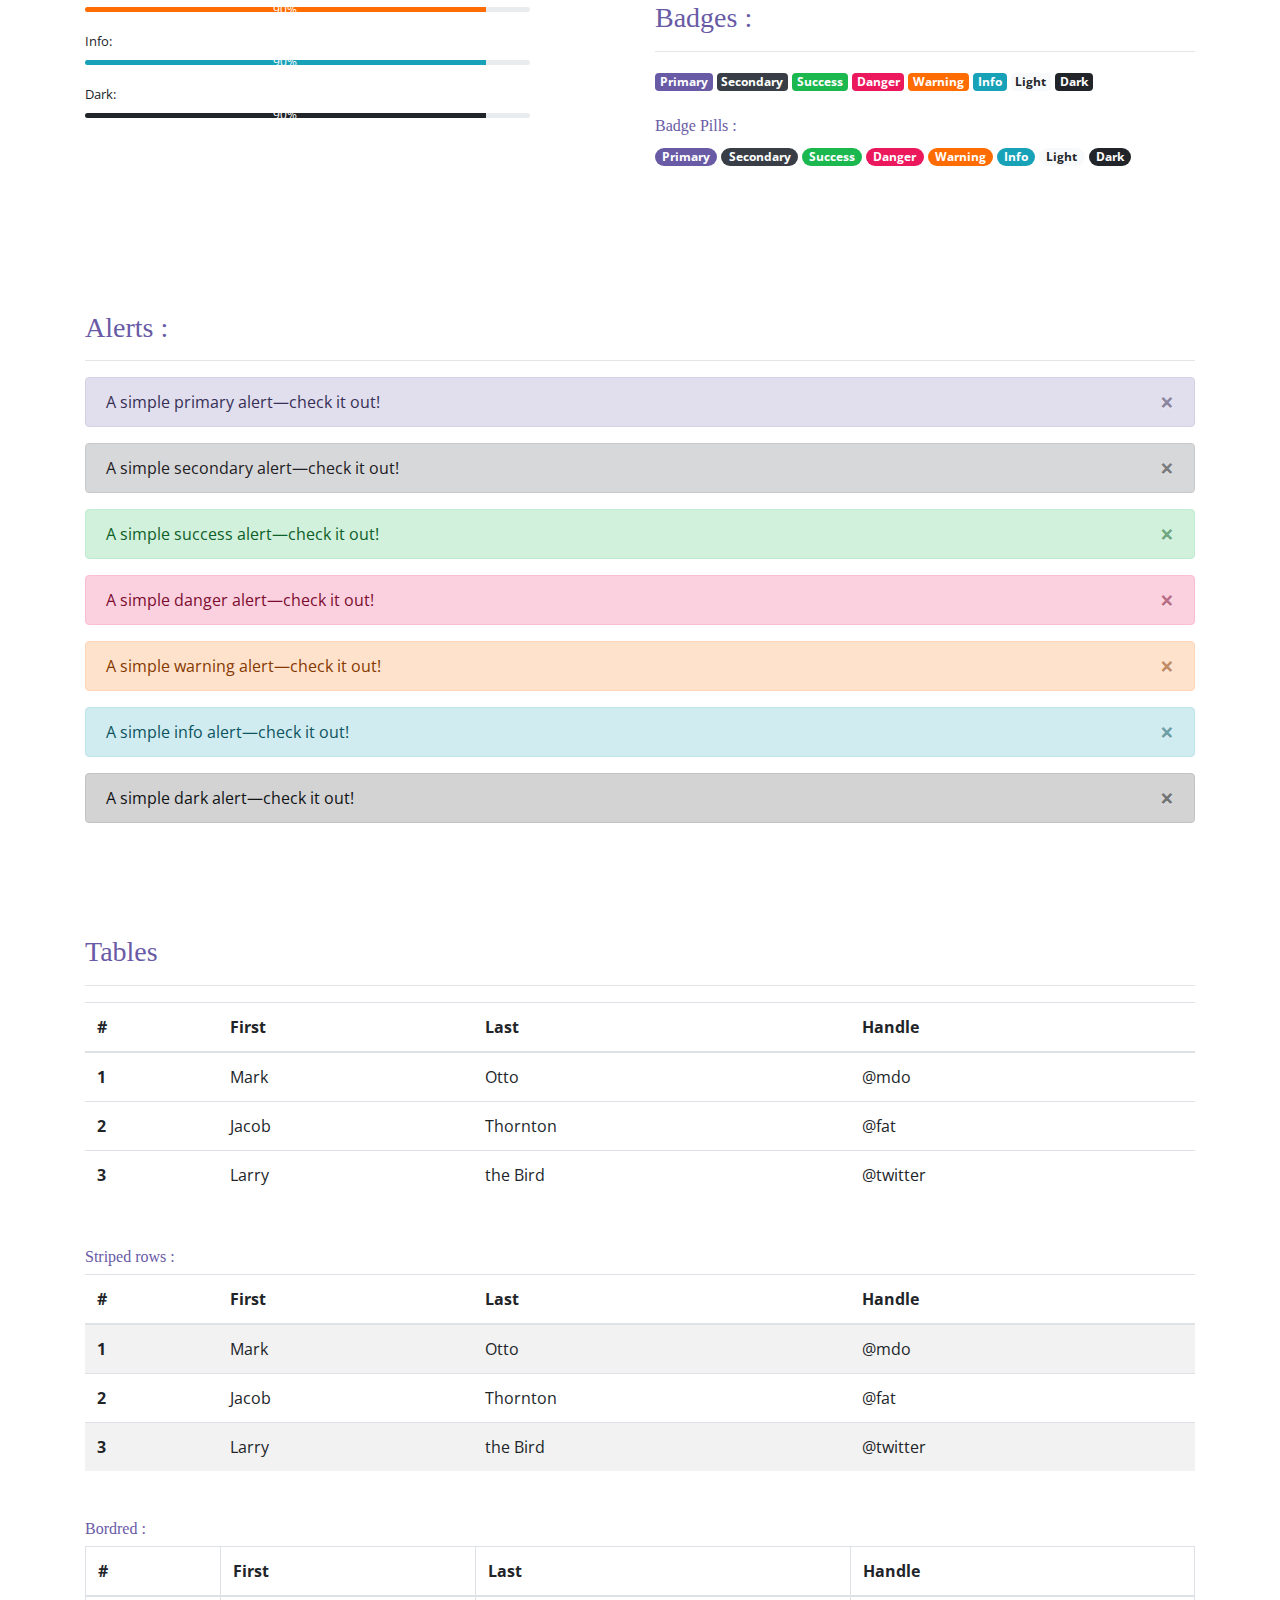
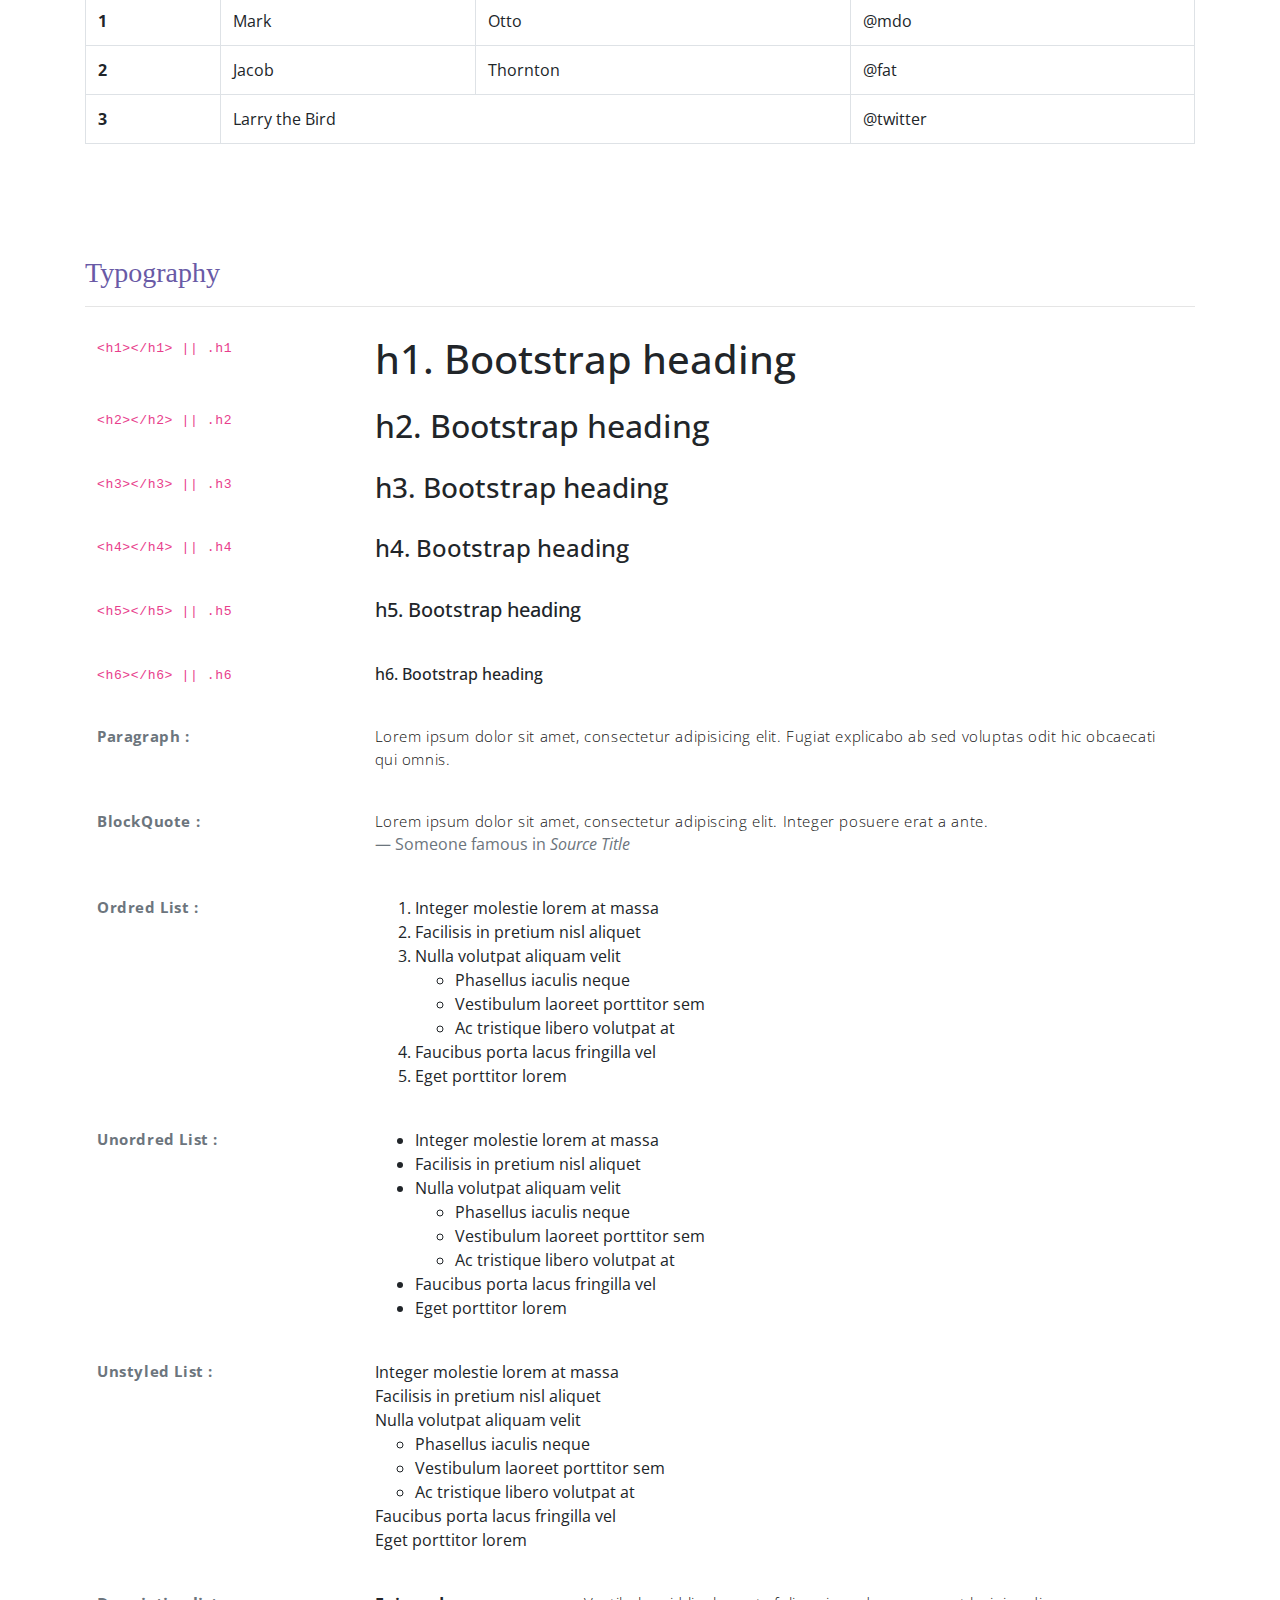
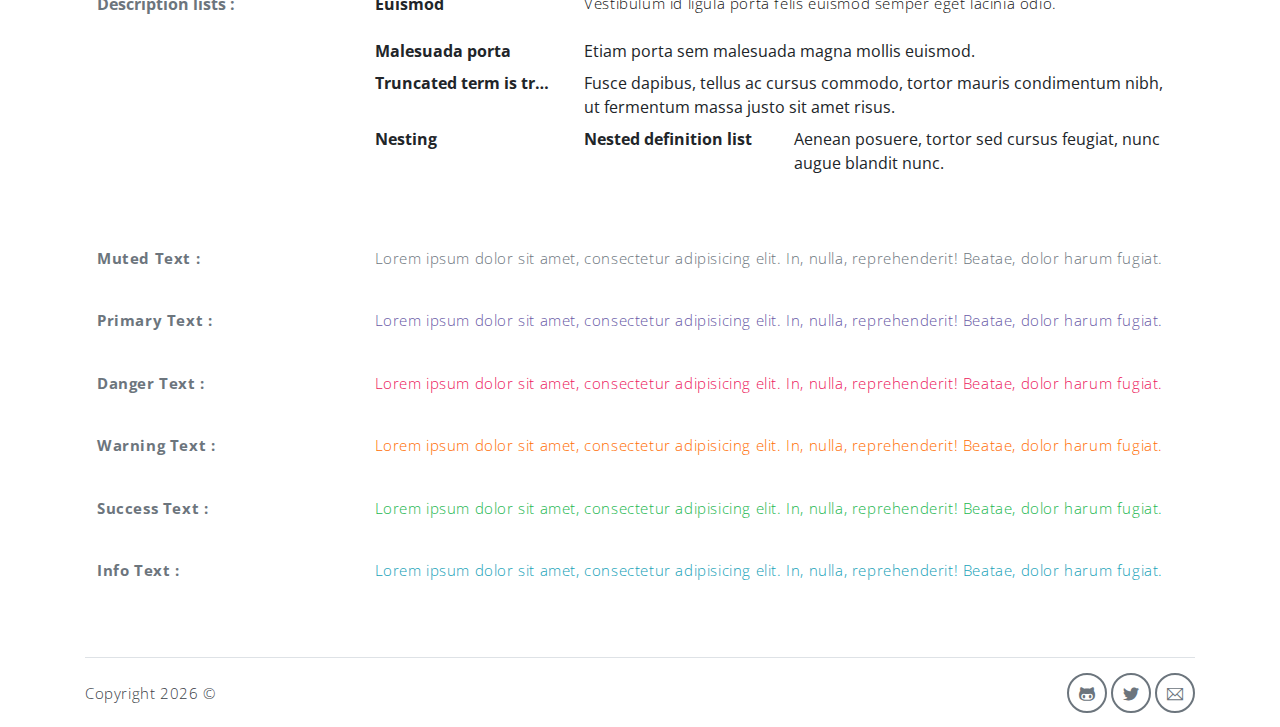
<file: public_html/components.html>
<!DOCTYPE html>
<html lang="en">

<head>
    <meta charset="utf-8">
    <meta name="viewport" content="width=device-width, initial-scale=1, shrink-to-fit=no">
    <meta name="description" content="Start your development with Meyawo landing page.">
    <meta name="author" content="Devcrud">
    <title>Meyawo Landing page | Components</title>
    <!-- font icons -->
    <link rel="stylesheet" href="assets/vendors/themify-icons/css/themify-icons.css">
    <!-- Bootstrap + Steller  -->
    <link rel="stylesheet" href="assets/css/meyawo.css">
</head>

<body>

    <!-- Page Header -->
    <header class="header header-mini">
        <div class="header-title">Components</div>
        <nav aria-label="breadcrumb">
            <ol class="breadcrumb">
                <li class="breadcrumb-item"><a href="/">Home</a></li>
                <li class="breadcrumb-item active" aria-current="page">Components</li>
            </ol>
        </nav>
    </header>
    <!-- End Of Page Header -->

    <!-- main content -->
    <div class="container">

        <!-- Buttons -->
        <h3 class="mt-5">Buttons</h3>
        <hr>
        <h6 class="section-secondary-title">Styles :</h6>
        <button class="btn btn-primary">Default</button>
        <button class="btn btn-outline-primary">outline</button>
        <button class="btn btn-primary rounded">Rounded</button>
        <button class="btn btn-primary rounded"><i class="ti-thumb-up pr-1"></i> With Icon</button>
        <button class="btn btn-primary circle"><i class="ti-heart"></i></button>

        <h6 class="section-secondary-title mt-5">Sizes :</h6>
        <button class="btn btn-primary btn-lg">Large</button>
        <button class="btn btn-primary ">Regular</button>
        <button class="btn btn-primary btn-sm">Small</button>
        <button class="btn btn-primary w-sm ml-3">w-sm</button>
        <button class="btn btn-primary w-md">w-md</button>
        <button class="btn btn-primary w-lg">w-lg</button>

        <h6 class="section-secondary-title mt-5">Colors :</h6>
        <button type="button" class="btn btn-primary">Primary</button>
        <button type="button" class="btn btn-secondary">Secondary</button>
        <button type="button" class="btn btn-success">Success</button>
        <button type="button" class="btn btn-danger">Danger</button>
        <button type="button" class="btn btn-warning">Warning</button>
        <button type="button" class="btn btn-info">Info</button>
        <button type="button" class="btn btn-light">Light</button>
        <button type="button" class="btn btn-dark">Dark</button>

        <h6 class="section-secondary-title mt-5">Buttons Tags :</h6>
        <button class="btn btn-primary" type="submit">Button</button>
        <input class="btn btn-primary" type="button" value="Input">
        <input class="btn btn-primary" type="submit" value="Submit">
        <input class="btn btn-primary" type="reset" value="Reset">

        <!-- devider -->
        <div class="py-5"></div>

        <!-- Inputs -->
        <h3>Inputs</h3>
        <hr>
        <div class="row mt-5">
            <div class="col-md-6">
                <h6 class="section-secondary-title">Form controls :</h6>
                <div class="form-group">
                    <input type="email" class="form-control" id="exampleFormControlInput1" placeholder="Email address">
                </div>
                <div class="form-group">
                    <input type="date" class="form-control" id="exampleFormControlInput1" placeholder="Date">
                </div>
                <div class="form-group">
                    <input class="form-control" type="text" placeholder="Readonly input here…" readonly>
                </div>
                <div class="form-group">
                    <input class="form-control" id="disabledInput" type="text" placeholder="Disabled input here..." disabled>
                </div>
                <div class="form-group">
                    <select class="form-control" id="exampleFormControlSelect1">
                  <option>Example select</option>
                  <option>1</option>
                  <option>2</option>
                  <option>3</option>
                  <option>4</option>
                  <option>5</option>
               </select>
                </div>
                <div class="form-group">
                    <select multiple class="form-control" id="exampleFormControlSelect2">
                  <option>Example multiple select</option>
                  <option>1</option>
                  <option>2</option>
                  <option>3</option>
                  <option>4</option>
                  <option>5</option>
               </select>
                </div>
                <div class="form-group">
                    <textarea class="form-control" id="exampleFormControlTextarea1" rows="3" placeholder="Example textarea"></textarea>
                </div>
            </div>
            <div class="col-md-6">
                <h6 class="section-secondary-title">Sizes :</h6>
                <div class="form-group">
                    <input class="form-control form-control-lg" type="text" placeholder=".form-control-lg">
                </div>
                <div class="form-group">
                    <input class="form-control" type="text" placeholder="Default input">
                </div>
                <div class="form-group">
                    <input class="form-control form-control-sm" type="text" placeholder=".form-control-sm">
                </div>
            </div>
        </div>
        <!-- end of inputs -->

        <!-- devider -->
        <div class="py-5"></div>

        <!-- Dropdowns -->
        <h3 class="components-section-title font-weight-normal">Dropdowns</h3>
        <hr>
        <div class="dropdown d-inline-block">
            <button class="btn btn-outline-secondary dropdown-toggle" type="button" id="dropdownMenuButton" data-toggle="dropdown" aria-haspopup="true" aria-expanded="false">
         Dropdown button
         </button>
            <div class="dropdown-menu" aria-labelledby="dropdownMenuButton">
                <a class="dropdown-item" href="#">Action</a>
                <a class="dropdown-item" href="#">Another action</a>
                <a class="dropdown-item" href="#">Something else here</a>
            </div>
        </div>
        <div class="dropdown d-inline-block">
            <a class="btn btn-outline-secondary dropdown-toggle" href="#" role="button" id="dropdownMenuLink" data-toggle="dropdown" aria-haspopup="true" aria-expanded="false">
            Dropdown link
         </a>
            <div class="dropdown-menu" aria-labelledby="dropdownMenuLink">
                <a class="dropdown-item" href="#">Action</a>
                <a class="dropdown-item" href="#">Another action</a>
                <a class="dropdown-item" href="#">Something else here</a>
            </div>
        </div>
        <div class="btn-group">
            <button type="button" class="btn btn-outline-secondary">Split</button>
            <button type="button" class="btn btn-outline-secondary dropdown-toggle dropdown-toggle-split" data-toggle="dropdown" aria-haspopup="true" aria-expanded="false">
         <span class="sr-only">Toggle Dropdown</span>
         </button>
            <div class="dropdown-menu">
                <a class="dropdown-item" href="#">Action</a>
                <a class="dropdown-item" href="#">Another action</a>
                <a class="dropdown-item" href="#">Something else here</a>
                <div class="dropdown-divider"></div>
                <a class="dropdown-item" href="#">Separated link</a>
            </div>
        </div>
        <div class="btn-group">
            <button class="btn btn-outline-secondary dropdown-toggle" type="button" id="dropdownMenuButton" data-toggle="dropdown" aria-haspopup="true" aria-expanded="false">
            Form Dropdown
         </button>
            <div class="dropdown-menu form">
                <form class="px-4 py-3">
                    <div class="form-group">
                        <input type="email" class="form-control" id="exampleDropdownFormEmail1" placeholder="email@example.com">
                    </div>
                    <div class="form-group">
                        <input type="password" class="form-control" id="exampleDropdownFormPassword1" placeholder="Password">
                    </div>
                    <div class="form-check mb-3">
                        <input type="checkbox" class="form-check-input" id="dropdownCheck">
                        <label class="form-check-label" for="dropdownCheck">
                     Remember me
                  </label>
                    </div>
                    <button type="submit" class="btn btn-primary btn-block">Sign in</button>
                </form>
                <div class="dropdown-divider"></div>
                <a class="dropdown-item" href="#"><small>New around here? Sign up</small></a>
                <a class="dropdown-item" href="#"><small>Forgot password?</small></a>
            </div>
        </div>
        <h6 class="section-secondary-title mt-5">Directions :</h6>
        <div class="btn-group dropup">
            <button type="button" class="btn btn-outline-secondary dropdown-toggle" data-toggle="dropdown" aria-haspopup="true" aria-expanded="false">
            Dropup
         </button>
            <div class="dropdown-menu">
                <a class="dropdown-item" href="#">Action</a>
                <a class="dropdown-item" href="#">Another action</a>
                <a class="dropdown-item" href="#">Something else here</a>
                <div class="dropdown-divider"></div>
                <a class="dropdown-item" href="#">Separated link</a>
            </div>
        </div>
        <div class="btn-group dropright">
            <button type="button" class="btn btn-outline-secondary dropdown-toggle" data-toggle="dropdown" aria-haspopup="true" aria-expanded="false">
            Dropup
         </button>
            <div class="dropdown-menu">
                <a class="dropdown-item" href="#">Action</a>
                <a class="dropdown-item" href="#">Another action</a>
                <a class="dropdown-item" href="#">Something else here</a>
                <div class="dropdown-divider"></div>
                <a class="dropdown-item" href="#">Separated link</a>
            </div>
        </div>
        <div class="btn-group">
            <button type="button" class="btn btn-outline-secondary dropdown-toggle" data-toggle="dropdown" aria-haspopup="true" aria-expanded="false">
            Dropdown
         </button>
            <div class="dropdown-menu">
                <a class="dropdown-item" href="#">Action</a>
                <a class="dropdown-item" href="#">Another action</a>
                <a class="dropdown-item" href="#">Something else here</a>
                <div class="dropdown-divider"></div>
                <a class="dropdown-item" href="#">Separated link</a>
            </div>
        </div>
        <div class="btn-group dropleft">
            <button type="button" class="btn btn-outline-secondary dropdown-toggle" data-toggle="dropdown" aria-haspopup="true" aria-expanded="false">
            Dropdown
         </button>
            <div class="dropdown-menu">
                <a class="dropdown-item" href="#">Action</a>
                <a class="dropdown-item" href="#">Another action</a>
                <a class="dropdown-item" href="#">Something else here</a>
                <div class="dropdown-divider"></div>
                <a class="dropdown-item" href="#">Separated link</a>
            </div>
        </div>
        <!-- end of Dropdowns -->

        <!-- devider -->
        <div class="py-5"></div>

        <!-- navbars -->
        <h3 class="components-section-title font-weight-normal mt-5">Navigations</h3>
        <hr>
        <nav class="navbar navbar-expand-sm navbar-dark bg-primary rounded shadow mb-3">
            <div class="container">
                <a class="navbar-brand" href="#">Primary Color</a>
                <button class="navbar-toggler ml-auto" type="button" data-toggle="collapse" data-target="#navbarSupportedContent" aria-controls="navbarSupportedContent" aria-expanded="false" aria-label="Toggle navigation">
            <span class="navbar-toggler-icon"></span>
            </button>
                <div class="collapse navbar-collapse" id="navbarSupportedContent">
                    <ul class="navbar-nav ml-auto">
                        <li class="nav-item">
                            <a class="nav-link" href="#about">About Us</a>
                        </li>
                        <li class="nav-item">
                            <a class="nav-link" href="#service">Our Service</a>
                        </li>
                        <li class="nav-item">
                            <a class="nav-link" href="#team">Our Team</a>
                        </li>
                        <li class="nav-item">
                            <a href="#book-table" class="ml-4 mt-1 btn btn-light btn-sm">navbar button</a>
                        </li>
                    </ul>
                </div>
            </div>
        </nav>
        <nav class="navbar navbar-expand-sm navbar-dark bg-secondary rounded shadow mb-3">
            <div class="container">
                <a class="navbar-brand" href="#">Secondary Color</a>
                <button class="navbar-toggler ml-auto" type="button" data-toggle="collapse" data-target="#navbarSupportedContent" aria-controls="navbarSupportedContent" aria-expanded="false" aria-label="Toggle navigation">
            <span class="navbar-toggler-icon"></span>
            </button>
                <div class="collapse navbar-collapse" id="navbarSupportedContent">
                    <ul class="navbar-nav ml-auto">
                        <li class="nav-item">
                            <a class="nav-link" href="#about">About Us</a>
                        </li>
                        <li class="nav-item">
                            <a class="nav-link" href="#service">Our Service</a>
                        </li>
                        <li class="nav-item">
                            <a class="nav-link" href="#team">Our Team</a>
                        </li>
                        <li class="nav-item">
                            <a href="#book-table" class="ml-4 mt-1 btn btn-light btn-sm">navbar button</a>
                        </li>
                    </ul>
                </div>
            </div>
        </nav>
        <nav class="navbar navbar-expand-sm navbar-dark bg-success rounded shadow mb-3">
            <div class="container">
                <a class="navbar-brand" href="#">Success Color</a>
                <button class="navbar-toggler ml-auto" type="button" data-toggle="collapse" data-target="#navbarSupportedContent" aria-controls="navbarSupportedContent" aria-expanded="false" aria-label="Toggle navigation">
            <span class="navbar-toggler-icon"></span>
            </button>
                <div class="collapse navbar-collapse" id="navbarSupportedContent">
                    <ul class="navbar-nav ml-auto">
                        <li class="nav-item">
                            <a class="nav-link" href="#about">About Us</a>
                        </li>
                        <li class="nav-item">
                            <a class="nav-link" href="#service">Our Service</a>
                        </li>
                        <li class="nav-item">
                            <a class="nav-link" href="#team">Our Team</a>
                        </li>
                        <li class="nav-item">
                            <a href="#book-table" class="ml-4 mt-1 btn btn-light btn-sm">navbar button</a>
                        </li>
                    </ul>
                </div>
            </div>
        </nav>
        <nav class="navbar navbar-expand-sm navbar-dark bg-info rounded shadow mb-3">
            <div class="container">
                <a class="navbar-brand" href="#">Info Color</a>
                <button class="navbar-toggler ml-auto" type="button" data-toggle="collapse" data-target="#navbarSupportedContent" aria-controls="navbarSupportedContent" aria-expanded="false" aria-label="Toggle navigation">
            <span class="navbar-toggler-icon"></span>
            </button>
                <div class="collapse navbar-collapse" id="navbarSupportedContent">
                    <ul class="navbar-nav ml-auto">
                        <li class="nav-item">
                            <a class="nav-link" href="#about">About Us</a>
                        </li>
                        <li class="nav-item">
                            <a class="nav-link" href="#service">Our Service</a>
                        </li>
                        <li class="nav-item">
                            <a class="nav-link" href="#team">Our Team</a>
                        </li>
                        <li class="nav-item">
                            <a href="#book-table" class="ml-4 mt-1 btn btn-light btn-sm">navbar button</a>
                        </li>
                    </ul>
                </div>
            </div>
        </nav>
        <nav class="navbar navbar-expand-sm navbar-dark bg-warning rounded shadow mb-3">
            <div class="container">
                <a class="navbar-brand" href="#">Warning Color</a>
                <button class="navbar-toggler ml-auto" type="button" data-toggle="collapse" data-target="#navbarSupportedContent" aria-controls="navbarSupportedContent" aria-expanded="false" aria-label="Toggle navigation">
            <span class="navbar-toggler-icon"></span>
            </button>
                <div class="collapse navbar-collapse" id="navbarSupportedContent">
                    <ul class="navbar-nav ml-auto">
                        <li class="nav-item">
                            <a class="nav-link" href="#about">About Us</a>
                        </li>
                        <li class="nav-item">
                            <a class="nav-link" href="#service">Our Service</a>
                        </li>
                        <li class="nav-item">
                            <a class="nav-link" href="#team">Our Team</a>
                        </li>
                        <li class="nav-item">
                            <a href="#book-table" class="ml-4 mt-1 btn btn-light btn-sm">navbar button</a>
                        </li>
                    </ul>
                </div>
            </div>
        </nav>
        <nav class="navbar navbar-expand-sm navbar-dark bg-danger rounded shadow mb-3">
            <div class="container">
                <a class="navbar-brand" href="#">Danger Color</a>
                <button class="navbar-toggler ml-auto" type="button" data-toggle="collapse" data-target="#navbarSupportedContent" aria-controls="navbarSupportedContent" aria-expanded="false" aria-label="Toggle navigation">
            <span class="navbar-toggler-icon"></span>
            </button>
                <div class="collapse navbar-collapse" id="navbarSupportedContent">
                    <ul class="navbar-nav ml-auto">
                        <li class="nav-item">
                            <a class="nav-link" href="#about">About Us</a>
                        </li>
                        <li class="nav-item">
                            <a class="nav-link" href="#service">Our Service</a>
                        </li>
                        <li class="nav-item">
                            <a class="nav-link" href="#team">Our Team</a>
                        </li>
                        <li class="nav-item">
                            <a href="#book-table" class="ml-4 mt-1 btn btn-light btn-sm">navbar button</a>
                        </li>
                    </ul>
                </div>
            </div>
        </nav>
        <nav class="navbar navbar-expand-sm navbar-dark bg-dark rounded shadow mb-3">
            <div class="container">
                <a class="navbar-brand" href="#">Dark Color</a>
                <button class="navbar-toggler ml-auto" type="button" data-toggle="collapse" data-target="#navbarSupportedContent" aria-controls="navbarSupportedContent" aria-expanded="false" aria-label="Toggle navigation">
            <span class="navbar-toggler-icon"></span>
            </button>
                <div class="collapse navbar-collapse" id="navbarSupportedContent">
                    <ul class="navbar-nav ml-auto">
                        <li class="nav-item">
                            <a class="nav-link" href="#about">About Us</a>
                        </li>
                        <li class="nav-item">
                            <a class="nav-link" href="#service">Our Service</a>
                        </li>
                        <li class="nav-item">
                            <a class="nav-link" href="#team">Our Team</a>
                        </li>
                        <li class="nav-item">
                            <a href="#book-table" class="ml-4 mt-1 btn btn-light btn-sm">navbar button</a>
                        </li>
                    </ul>
                </div>
            </div>
        </nav>
        <nav class="navbar navbar-expand-sm navbar-light bg-light rounded shadow mb-3">
            <div class="container">
                <a class="navbar-brand" href="#">Dark Color</a>
                <button class="navbar-toggler ml-auto" type="button" data-toggle="collapse" data-target="#navbarSupportedContent" aria-controls="navbarSupportedContent" aria-expanded="false" aria-label="Toggle navigation">
            <span class="navbar-toggler-icon"></span>
            </button>
                <div class="collapse navbar-collapse" id="navbarSupportedContent">
                    <ul class="navbar-nav ml-auto">
                        <li class="nav-item">
                            <a class="nav-link" href="#about">About Us</a>
                        </li>
                        <li class="nav-item">
                            <a class="nav-link" href="#service">Our Service</a>
                        </li>
                        <li class="nav-item">
                            <a class="nav-link" href="#team">Our Team</a>
                        </li>
                        <li class="nav-item">
                            <a href="#book-table" class="ml-4 mt-1 btn btn-dark btn-sm">navbar button</a>
                        </li>
                    </ul>
                </div>
            </div>
        </nav>
        <!-- End of navbars -->

        <!-- devider -->
        <div class="py-5"></div>

        <!-- progress bars -->
        <div class="row justify-content-between">
            <div class="col-md-5">
                <h3 class="components-section-title font-weight-normal mt-5">Progress Bars :</h3>
                <hr>
                <small>Default: </small>
                <div class="progress mt-2 mb-3">
                    <div class="progress-bar" role="progressbar" style="width: 90%" aria-valuenow="25" aria-valuemin="0" aria-valuemax="100"><span>90%</span></div>
                </div>
                <small>Success:</small>
                <div class="progress mt-2 mb-3">
                    <div class="progress-bar bg-success" role="progressbar" style="width: 90%" aria-valuenow="25" aria-valuemin="0" aria-valuemax="100"><span>90%</span></div>
                </div>
                <small>Danger:</small>
                <div class="progress mt-2 mb-3">
                    <div class="progress-bar bg-danger" role="progressbar" style="width: 90%" aria-valuenow="25" aria-valuemin="0" aria-valuemax="100"><span>90%</span></div>
                </div>
                <small>Warning:</small>
                <div class="progress mt-2 mb-3">
                    <div class="progress-bar bg-warning" role="progressbar" style="width: 90%" aria-valuenow="25" aria-valuemin="0" aria-valuemax="100"><span>90%</span></div>
                </div>
                <small>Info:</small>
                <div class="progress mt-2 mb-3">
                    <div class="progress-bar bg-info" role="progressbar" style="width: 90%" aria-valuenow="25" aria-valuemin="0" aria-valuemax="100"><span>90%</span></div>
                </div>
                <small>Dark:</small>
                <div class="progress mt-2 mb-3">
                    <div class="progress-bar bg-dark" role="progressbar" style="width: 90%" aria-valuenow="25" aria-valuemin="0" aria-valuemax="100"><span>90%</span></div>
                </div>
            </div>
            <div class="col-md-6">
                <h3 class="components-section-title font-weight-normal mt-5">Paginations :</h3>
                <hr>
                <nav aria-label="Page navigation example">
                    <ul class="pagination pagination-sm">
                        <li class="page-item"><a class="page-link" href="#"><i class="ti-angle-double-left"></i></a></li>
                        <li class="page-item"><a class="page-link" href="#">1</a></li>
                        <li class="page-item"><a class="page-link" href="#">2</a></li>
                        <li class="page-item active"><a class="page-link" href="#">3</a></li>
                        <li class="page-item"><a class="page-link" href="#">4</a></li>
                        <li class="page-item"><a class="page-link" href="#">5</a></li>
                        <li class="page-item"><a class="page-link" href="#"><i class="ti-angle-double-right"></i></a></li>
                    </ul>
                </nav>
                <nav aria-label="Page navigation example">
                    <ul class="pagination">
                        <li class="page-item"><a class="page-link" href="#"><i class="ti-angle-double-left"></i></a></li>
                        <li class="page-item"><a class="page-link" href="#">1</a></li>
                        <li class="page-item"><a class="page-link" href="#">2</a></li>
                        <li class="page-item active"><a class="page-link" href="#">3</a></li>
                        <li class="page-item"><a class="page-link" href="#">4</a></li>
                        <li class="page-item"><a class="page-link" href="#">5</a></li>
                        <li class="page-item"><a class="page-link" href="#"><i class="ti-angle-double-right"></i></a></li>
                    </ul>
                </nav>
                <nav aria-label="Page navigation example">
                    <ul class="pagination pagination-lg">
                        <li class="page-item"><a class="page-link" href="#"><i class="ti-angle-double-left"></i></a></li>
                        <li class="page-item"><a class="page-link" href="#">1</a></li>
                        <li class="page-item"><a class="page-link" href="#">2</a></li>
                        <li class="page-item active"><a class="page-link" href="#">3</a></li>
                        <li class="page-item"><a class="page-link" href="#">4</a></li>
                        <li class="page-item"><a class="page-link" href="#">5</a></li>
                        <li class="page-item"><a class="page-link" href="#"><i class="ti-angle-double-right"></i></a></li>
                    </ul>
                </nav>

                <!-- Badges -->
                <h3 class="components-section-title font-weight-normal mt-5">Badges :</h3>
                <hr>
                <span class="badge badge-primary">Primary</span>
                <span class="badge badge-secondary">Secondary</span>
                <span class="badge badge-success">Success</span>
                <span class="badge badge-danger">Danger</span>
                <span class="badge badge-warning">Warning</span>
                <span class="badge badge-info">Info</span>
                <span class="badge badge-light">Light</span>
                <span class="badge badge-dark">Dark</span>
                <h6 class="section-secondary-title mt-4 mb-2">Badge Pills :</h6>
                <span class="badge badge-pill badge-primary">Primary</span>
                <span class="badge badge-pill badge-secondary">Secondary</span>
                <span class="badge badge-pill badge-success">Success</span>
                <span class="badge badge-pill badge-danger">Danger</span>
                <span class="badge badge-pill badge-warning">Warning</span>
                <span class="badge badge-pill badge-info">Info</span>
                <span class="badge badge-pill badge-light">Light</span>
                <span class="badge badge-pill badge-dark">Dark</span>
            </div>
        </div>
        <!-- End of Progress bars -->

        <!-- devider -->
        <div class="py-5"></div>

        <!-- Alerts -->
        <h3 class="components-section-title font-weight-normal mt-5">Alerts :</h3>
        <hr>
        <div class="alert alert-primary alert-dismissible fade show" role="alert">
            A simple primary alert—check it out!
            <button type="button" class="close" data-dismiss="alert" aria-label="Close">
            <span aria-hidden="true">&times;</span>
         </button>
        </div>
        <div class="alert alert-secondary alert-dismissible fade show" role="alert">
            A simple secondary alert—check it out!
            <button type="button" class="close" data-dismiss="alert" aria-label="Close">
            <span aria-hidden="true">&times;</span>
         </button>
        </div>
        <div class="alert alert-success alert-dismissible fade show" role="alert">
            A simple success alert—check it out!
            <button type="button" class="close" data-dismiss="alert" aria-label="Close">
            <span aria-hidden="true">&times;</span>
         </button>
        </div>
        <div class="alert alert-danger alert-dismissible fade show" role="alert">
            A simple danger alert—check it out!
            <button type="button" class="close" data-dismiss="alert" aria-label="Close">
            <span aria-hidden="true">&times;</span>
         </button>
        </div>
        <div class="alert alert-warning alert-dismissible fade show" role="alert">
            A simple warning alert—check it out!
            <button type="button" class="close" data-dismiss="alert" aria-label="Close">
            <span aria-hidden="true">&times;</span>
         </button>
        </div>
        <div class="alert alert-info alert-dismissible fade show" role="alert">
            A simple info alert—check it out!
            <button type="button" class="close" data-dismiss="alert" aria-label="Close">
            <span aria-hidden="true">&times;</span>
         </button>
        </div>
        <div class="alert alert-dark alert-dismissible fade show" role="alert">
            A simple dark alert—check it out!
            <button type="button" class="close" data-dismiss="alert" aria-label="Close">
            <span aria-hidden="true">&times;</span>
         </button>
        </div>
        <!-- end of alerts -->

        <!-- devider -->
        <div class="py-5"></div>

        <!-- tables -->
        <h3 class="components-section-title">Tables</h3>
        <hr>
        <table class="table">
            <thead>
                <tr>
                    <th scope="col">#</th>
                    <th scope="col">First</th>
                    <th scope="col">Last</th>
                    <th scope="col">Handle</th>
                </tr>
            </thead>
            <tbody>
                <tr>
                    <th scope="row">1</th>
                    <td>Mark</td>
                    <td>Otto</td>
                    <td>@mdo</td>
                </tr>
                <tr>
                    <th scope="row">2</th>
                    <td>Jacob</td>
                    <td>Thornton</td>
                    <td>@fat</td>
                </tr>
                <tr>
                    <th scope="row">3</th>
                    <td>Larry</td>
                    <td>the Bird</td>
                    <td>@twitter</td>
                </tr>
            </tbody>
        </table>

        <h6 class="section-secondary-title mt-5">Striped rows :</h6>
        <table class="table table-striped">
            <thead>
                <tr>
                    <th scope="col">#</th>
                    <th scope="col">First</th>
                    <th scope="col">Last</th>
                    <th scope="col">Handle</th>
                </tr>
            </thead>
            <tbody>
                <tr>
                    <th scope="row">1</th>
                    <td>Mark</td>
                    <td>Otto</td>
                    <td>@mdo</td>
                </tr>
                <tr>
                    <th scope="row">2</th>
                    <td>Jacob</td>
                    <td>Thornton</td>
                    <td>@fat</td>
                </tr>
                <tr>
                    <th scope="row">3</th>
                    <td>Larry</td>
                    <td>the Bird</td>
                    <td>@twitter</td>
                </tr>
            </tbody>
        </table>

        <h6 class="section-secondary-title mt-5">Bordred :</h6>
        <table class="table table-bordered">
            <thead>
                <tr>
                    <th scope="col">#</th>
                    <th scope="col">First</th>
                    <th scope="col">Last</th>
                    <th scope="col">Handle</th>
                </tr>
            </thead>
            <tbody>
                <tr>
                    <th scope="row">1</th>
                    <td>Mark</td>
                    <td>Otto</td>
                    <td>@mdo</td>
                </tr>
                <tr>
                    <th scope="row">2</th>
                    <td>Jacob</td>
                    <td>Thornton</td>
                    <td>@fat</td>
                </tr>
                <tr>
                    <th scope="row">3</th>
                    <td colspan="2">Larry the Bird</td>
                    <td>@twitter</td>
                </tr>
            </tbody>
        </table>
        <!-- end of tables -->

        <!-- devider -->
        <div class="py-5"></div>

        <!-- typography -->
        <h3 class="components-section-title">Typography</h3>
        <hr>
        <table class="table table-borderless v-align-center">
            <tbody>
                <tr>
                    <td>
                        <p><code class="highlighter-rouge">&lt;h1&gt;&lt;/h1&gt; || .h1</code></p>
                    </td>
                    <td class="w-75"><span class="h1">h1. Bootstrap heading</span></td>
                </tr>
                <tr>
                    <td>
                        <p><code class="highlighter-rouge">&lt;h2&gt;&lt;/h2&gt; || .h2</code></p>
                    </td>
                    <td><span class="h2">h2. Bootstrap heading</span></td>
                </tr>
                <tr>
                    <td>
                        <p><code class="highlighter-rouge">&lt;h3&gt;&lt;/h3&gt; || .h3</code></p>
                    </td>
                    <td><span class="h3">h3. Bootstrap heading</span></td>
                </tr>
                <tr>
                    <td>
                        <p><code class="highlighter-rouge">&lt;h4&gt;&lt;/h4&gt; || .h4</code></p>
                    </td>
                    <td><span class="h4">h4. Bootstrap heading</span></td>
                </tr>
                <tr>
                    <td>
                        <p><code class="highlighter-rouge">&lt;h5&gt;&lt;/h5&gt; || .h5</code></p>
                    </td>
                    <td><span class="h5">h5. Bootstrap heading</span></td>
                </tr>
                <tr>
                    <td>
                        <p><code class="highlighter-rouge">&lt;h6&gt;&lt;/h6&gt; || .h6</code></p>
                    </td>
                    <td><span class="h6">h6. Bootstrap heading</span></td>
                </tr>
                <tr>
                    <td>
                        <p class="font-weight-bold text-muted">Paragraph :</p>
                    </td>
                    <td>
                        <p>Lorem ipsum dolor sit amet, consectetur adipisicing elit. Fugiat explicabo ab sed voluptas odit hic obcaecati qui omnis.</p>
                    </td>
                </tr>
                <tr>
                    <td>
                        <p class="font-weight-bold text-muted">BlockQuote :</p>
                    </td>
                    <td>
                        <blockquote class="blockquote">
                            <p class="mb-0">Lorem ipsum dolor sit amet, consectetur adipiscing elit. Integer posuere erat a ante.</p>
                            <footer class="blockquote-footer">Someone famous in <cite title="Source Title">Source Title</cite></footer>
                        </blockquote>
                    </td>
                </tr>

                <tr>
                    <td>
                        <p class="font-weight-bold text-muted">Ordred List :</p>
                    </td>
                    <td>
                        <ol>
                            <li>Integer molestie lorem at massa</li>
                            <li>Facilisis in pretium nisl aliquet</li>
                            <li>Nulla volutpat aliquam velit
                                <ul>
                                    <li>Phasellus iaculis neque</li>
                                    <li>Vestibulum laoreet porttitor sem</li>
                                    <li>Ac tristique libero volutpat at</li>
                                </ul>
                            </li>
                            <li>Faucibus porta lacus fringilla vel</li>
                            <li>Eget porttitor lorem</li>
                        </ol>
                    </td>
                </tr>
                <tr>
                    <td>
                        <p class="font-weight-bold text-muted">Unordred List :</p>
                    </td>
                    <td>
                        <ul>
                            <li>Integer molestie lorem at massa</li>
                            <li>Facilisis in pretium nisl aliquet</li>
                            <li>Nulla volutpat aliquam velit
                                <ul>
                                    <li>Phasellus iaculis neque</li>
                                    <li>Vestibulum laoreet porttitor sem</li>
                                    <li>Ac tristique libero volutpat at</li>
                                </ul>
                            </li>
                            <li>Faucibus porta lacus fringilla vel</li>
                            <li>Eget porttitor lorem</li>
                        </ul>
                    </td>
                </tr>
                <tr>
                    <td>
                        <p class="font-weight-bold text-muted">Unstyled List :</p>
                    </td>
                    <td>
                        <ul class="list-unstyled">
                            <li>Integer molestie lorem at massa</li>
                            <li>Facilisis in pretium nisl aliquet</li>
                            <li>Nulla volutpat aliquam velit
                                <ul>
                                    <li>Phasellus iaculis neque</li>
                                    <li>Vestibulum laoreet porttitor sem</li>
                                    <li>Ac tristique libero volutpat at</li>
                                </ul>
                            </li>
                            <li>Faucibus porta lacus fringilla vel</li>
                            <li>Eget porttitor lorem</li>
                        </ul>
                    </td>
                </tr>
                <tr>
                    <td class="font-weight-bold text-muted">Description lists : </td>
                    <td>
                        <dl class="row">
                            <dt class="col-sm-3">Euismod</dt>
                            <dd class="col-sm-9">
                                <p>Vestibulum id ligula porta felis euismod semper eget lacinia odio.</p>
                            </dd>

                            <dt class="col-sm-3">Malesuada porta</dt>
                            <dd class="col-sm-9">Etiam porta sem malesuada magna mollis euismod.</dd>

                            <dt class="col-sm-3 text-truncate">Truncated term is truncated</dt>
                            <dd class="col-sm-9">Fusce dapibus, tellus ac cursus commodo, tortor mauris condimentum nibh, ut fermentum massa justo sit amet risus.</dd>

                            <dt class="col-sm-3">Nesting</dt>
                            <dd class="col-sm-9">
                                <dl class="row">
                                    <dt class="col-sm-4">Nested definition list</dt>
                                    <dd class="col-sm-8">Aenean posuere, tortor sed cursus feugiat, nunc augue blandit nunc.</dd>
                                </dl>
                            </dd>
                        </dl>
                    </td>
                </tr>
                <tr>
                    <td>
                        <p class="font-weight-bold text-muted">Muted Text :</p>
                    </td>
                    <td>
                        <p class="text-muted">Lorem ipsum dolor sit amet, consectetur adipisicing elit. In, nulla, reprehenderit! Beatae, dolor harum fugiat.</p>
                    </td>
                </tr>
                <tr>
                    <td>
                        <p class="font-weight-bold text-muted">Primary Text :</p>
                    </td>
                    <td>
                        <p class="text-primary">Lorem ipsum dolor sit amet, consectetur adipisicing elit. In, nulla, reprehenderit! Beatae, dolor harum fugiat.</p>
                    </td>
                </tr>
                <tr>
                    <td>
                        <p class="font-weight-bold text-muted">Danger Text :</p>
                    </td>
                    <td>
                        <p class="text-danger">Lorem ipsum dolor sit amet, consectetur adipisicing elit. In, nulla, reprehenderit! Beatae, dolor harum fugiat.</p>
                    </td>
                </tr>
                <tr>
                    <td>
                        <p class="font-weight-bold text-muted">Warning Text :</p>
                    </td>
                    <td>
                        <p class="text-warning">Lorem ipsum dolor sit amet, consectetur adipisicing elit. In, nulla, reprehenderit! Beatae, dolor harum fugiat.</p>
                    </td>
                </tr>
                <tr>
                    <td>
                        <p class="font-weight-bold text-muted">Success Text :</p>
                    </td>
                    <td>
                        <p class="text-success">Lorem ipsum dolor sit amet, consectetur adipisicing elit. In, nulla, reprehenderit! Beatae, dolor harum fugiat.</p>
                    </td>
                </tr>
                <tr>
                    <td>
                        <p class="font-weight-bold text-muted">Info Text :</p>
                    </td>
                    <td>
                        <p class="text-info">Lorem ipsum dolor sit amet, consectetur adipisicing elit. In, nulla, reprehenderit! Beatae, dolor harum fugiat.</p>
                    </td>
                </tr>
            </tbody>
        </table>
    </div>
    <!-- end of typography -->

    <!-- footer -->
    <div class="container mt-5">
        <footer class="footer">
            <p class="mb-0">Copyright
                <script>
                    document.write(new Date().getFullYear())
                </script> &copy;</p>
            <div class="social-links text-right m-auto ml-sm-auto">
                <a href="https://github.com/ymcastellar" target="_blank" class="link "><i class="ti-github "></i></a>
                <a href="https://twitter.com/CastellarYoyman" target="_blank" class="link "><i class="ti-twitter-alt "></i></a>
                <a href="mailto:yoymanc@gmail.com" class="link "><i class="ti-email "></i></a>
            </div>
        </footer>
    </div>
    <!-- end of page footer -->

    <!-- core  -->
    <script src="assets/vendors/jquery/jquery-3.4.1.js"></script>
    <script src="assets/vendors/bootstrap/bootstrap.bundle.js"></script>

</body>

</html>
</file>
<file: assets/vendors/themify-icons/css/themify-icons.css>
@font-face {
	font-family: 'themify';
	src:url("../fonts/themify.eot?-fvbane");
	src:url("../fonts/themify.eot?#iefix-fvbane") format("embedded-opentype"),
		url("../fonts/themify.woff?-fvbane") format("woff"),
		url("../fonts/themify.ttf?-fvbane") format("truetype"),
		url("../fonts/themify.svg?-fvbane#themify") format("svg");
	font-weight: normal;
	font-style: normal;
}

[class^="ti-"], [class*=" ti-"] {
	font-family: 'themify';
	speak: none;
	font-style: normal;
	font-weight: normal;
	font-variant: normal;
	text-transform: none;
	line-height: 1;

	/* Better Font Rendering =========== */
	-webkit-font-smoothing: antialiased;
	-moz-osx-font-smoothing: grayscale;
}

.ti-wand:before {
	content: "\e600";
}
.ti-volume:before {
	content: "\e601";
}
.ti-user:before {
	content: "\e602";
}
.ti-unlock:before {
	content: "\e603";
}
.ti-unlink:before {
	content: "\e604";
}
.ti-trash:before {
	content: "\e605";
}
.ti-thought:before {
	content: "\e606";
}
.ti-target:before {
	content: "\e607";
}
.ti-tag:before {
	content: "\e608";
}
.ti-tablet:before {
	content: "\e609";
}
.ti-star:before {
	content: "\e60a";
}
.ti-spray:before {
	content: "\e60b";
}
.ti-signal:before {
	content: "\e60c";
}
.ti-shopping-cart:before {
	content: "\e60d";
}
.ti-shopping-cart-full:before {
	content: "\e60e";
}
.ti-settings:before {
	content: "\e60f";
}
.ti-search:before {
	content: "\e610";
}
.ti-zoom-in:before {
	content: "\e611";
}
.ti-zoom-out:before {
	content: "\e612";
}
.ti-cut:before {
	content: "\e613";
}
.ti-ruler:before {
	content: "\e614";
}
.ti-ruler-pencil:before {
	content: "\e615";
}
.ti-ruler-alt:before {
	content: "\e616";
}
.ti-bookmark:before {
	content: "\e617";
}
.ti-bookmark-alt:before {
	content: "\e618";
}
.ti-reload:before {
	content: "\e619";
}
.ti-plus:before {
	content: "\e61a";
}
.ti-pin:before {
	content: "\e61b";
}
.ti-pencil:before {
	content: "\e61c";
}
.ti-pencil-alt:before {
	content: "\e61d";
}
.ti-paint-roller:before {
	content: "\e61e";
}
.ti-paint-bucket:before {
	content: "\e61f";
}
.ti-na:before {
	content: "\e620";
}
.ti-mobile:before {
	content: "\e621";
}
.ti-minus:before {
	content: "\e622";
}
.ti-medall:before {
	content: "\e623";
}
.ti-medall-alt:before {
	content: "\e624";
}
.ti-marker:before {
	content: "\e625";
}
.ti-marker-alt:before {
	content: "\e626";
}
.ti-arrow-up:before {
	content: "\e627";
}
.ti-arrow-right:before {
	content: "\e628";
}
.ti-arrow-left:before {
	content: "\e629";
}
.ti-arrow-down:before {
	content: "\e62a";
}
.ti-lock:before {
	content: "\e62b";
}
.ti-location-arrow:before {
	content: "\e62c";
}
.ti-link:before {
	content: "\e62d";
}
.ti-layout:before {
	content: "\e62e";
}
.ti-layers:before {
	content: "\e62f";
}
.ti-layers-alt:before {
	content: "\e630";
}
.ti-key:before {
	content: "\e631";
}
.ti-import:before {
	content: "\e632";
}
.ti-image:before {
	content: "\e633";
}
.ti-heart:before {
	content: "\e634";
}
.ti-heart-broken:before {
	content: "\e635";
}
.ti-hand-stop:before {
	content: "\e636";
}
.ti-hand-open:before {
	content: "\e637";
}
.ti-hand-drag:before {
	content: "\e638";
}
.ti-folder:before {
	content: "\e639";
}
.ti-flag:before {
	content: "\e63a";
}
.ti-flag-alt:before {
	content: "\e63b";
}
.ti-flag-alt-2:before {
	content: "\e63c";
}
.ti-eye:before {
	content: "\e63d";
}
.ti-export:before {
	content: "\e63e";
}
.ti-exchange-vertical:before {
	content: "\e63f";
}
.ti-desktop:before {
	content: "\e640";
}
.ti-cup:before {
	content: "\e641";
}
.ti-crown:before {
	content: "\e642";
}
.ti-comments:before {
	content: "\e643";
}
.ti-comment:before {
	content: "\e644";
}
.ti-comment-alt:before {
	content: "\e645";
}
.ti-close:before {
	content: "\e646";
}
.ti-clip:before {
	content: "\e647";
}
.ti-angle-up:before {
	content: "\e648";
}
.ti-angle-right:before {
	content: "\e649";
}
.ti-angle-left:before {
	content: "\e64a";
}
.ti-angle-down:before {
	content: "\e64b";
}
.ti-check:before {
	content: "\e64c";
}
.ti-check-box:before {
	content: "\e64d";
}
.ti-camera:before {
	content: "\e64e";
}
.ti-announcement:before {
	content: "\e64f";
}
.ti-brush:before {
	content: "\e650";
}
.ti-briefcase:before {
	content: "\e651";
}
.ti-bolt:before {
	content: "\e652";
}
.ti-bolt-alt:before {
	content: "\e653";
}
.ti-blackboard:before {
	content: "\e654";
}
.ti-bag:before {
	content: "\e655";
}
.ti-move:before {
	content: "\e656";
}
.ti-arrows-vertical:before {
	content: "\e657";
}
.ti-arrows-horizontal:before {
	content: "\e658";
}
.ti-fullscreen:before {
	content: "\e659";
}
.ti-arrow-top-right:before {
	content: "\e65a";
}
.ti-arrow-top-left:before {
	content: "\e65b";
}
.ti-arrow-circle-up:before {
	content: "\e65c";
}
.ti-arrow-circle-right:before {
	content: "\e65d";
}
.ti-arrow-circle-left:before {
	content: "\e65e";
}
.ti-arrow-circle-down:before {
	content: "\e65f";
}
.ti-angle-double-up:before {
	content: "\e660";
}
.ti-angle-double-right:before {
	content: "\e661";
}
.ti-angle-double-left:before {
	content: "\e662";
}
.ti-angle-double-down:before {
	content: "\e663";
}
.ti-zip:before {
	content: "\e664";
}
.ti-world:before {
	content: "\e665";
}
.ti-wheelchair:before {
	content: "\e666";
}
.ti-view-list:before {
	content: "\e667";
}
.ti-view-list-alt:before {
	content: "\e668";
}
.ti-view-grid:before {
	content: "\e669";
}
.ti-uppercase:before {
	content: "\e66a";
}
.ti-upload:before {
	content: "\e66b";
}
.ti-underline:before {
	content: "\e66c";
}
.ti-truck:before {
	content: "\e66d";
}
.ti-timer:before {
	content: "\e66e";
}
.ti-ticket:before {
	content: "\e66f";
}
.ti-thumb-up:before {
	content: "\e670";
}
.ti-thumb-down:before {
	content: "\e671";
}
.ti-text:before {
	content: "\e672";
}
.ti-stats-up:before {
	content: "\e673";
}
.ti-stats-down:before {
	content: "\e674";
}
.ti-split-v:before {
	content: "\e675";
}
.ti-split-h:before {
	content: "\e676";
}
.ti-smallcap:before {
	content: "\e677";
}
.ti-shine:before {
	content: "\e678";
}
.ti-shift-right:before {
	content: "\e679";
}
.ti-shift-left:before {
	content: "\e67a";
}
.ti-shield:before {
	content: "\e67b";
}
.ti-notepad:before {
	content: "\e67c";
}
.ti-server:before {
	content: "\e67d";
}
.ti-quote-right:before {
	content: "\e67e";
}
.ti-quote-left:before {
	content: "\e67f";
}
.ti-pulse:before {
	content: "\e680";
}
.ti-printer:before {
	content: "\e681";
}
.ti-power-off:before {
	content: "\e682";
}
.ti-plug:before {
	content: "\e683";
}
.ti-pie-chart:before {
	content: "\e684";
}
.ti-paragraph:before {
	content: "\e685";
}
.ti-panel:before {
	content: "\e686";
}
.ti-package:before {
	content: "\e687";
}
.ti-music:before {
	content: "\e688";
}
.ti-music-alt:before {
	content: "\e689";
}
.ti-mouse:before {
	content: "\e68a";
}
.ti-mouse-alt:before {
	content: "\e68b";
}
.ti-money:before {
	content: "\e68c";
}
.ti-microphone:before {
	content: "\e68d";
}
.ti-menu:before {
	content: "\e68e";
}
.ti-menu-alt:before {
	content: "\e68f";
}
.ti-map:before {
	content: "\e690";
}
.ti-map-alt:before {
	content: "\e691";
}
.ti-loop:before {
	content: "\e692";
}
.ti-location-pin:before {
	content: "\e693";
}
.ti-list:before {
	content: "\e694";
}
.ti-light-bulb:before {
	content: "\e695";
}
.ti-Italic:before {
	content: "\e696";
}
.ti-info:before {
	content: "\e697";
}
.ti-infinite:before {
	content: "\e698";
}
.ti-id-badge:before {
	content: "\e699";
}
.ti-hummer:before {
	content: "\e69a";
}
.ti-home:before {
	content: "\e69b";
}
.ti-help:before {
	content: "\e69c";
}
.ti-headphone:before {
	content: "\e69d";
}
.ti-harddrives:before {
	content: "\e69e";
}
.ti-harddrive:before {
	content: "\e69f";
}
.ti-gift:before {
	content: "\e6a0";
}
.ti-game:before {
	content: "\e6a1";
}
.ti-filter:before {
	content: "\e6a2";
}
.ti-files:before {
	content: "\e6a3";
}
.ti-file:before {
	content: "\e6a4";
}
.ti-eraser:before {
	content: "\e6a5";
}
.ti-envelope:before {
	content: "\e6a6";
}
.ti-download:before {
	content: "\e6a7";
}
.ti-direction:before {
	content: "\e6a8";
}
.ti-direction-alt:before {
	content: "\e6a9";
}
.ti-dashboard:before {
	content: "\e6aa";
}
.ti-control-stop:before {
	content: "\e6ab";
}
.ti-control-shuffle:before {
	content: "\e6ac";
}
.ti-control-play:before {
	content: "\e6ad";
}
.ti-control-pause:before {
	content: "\e6ae";
}
.ti-control-forward:before {
	content: "\e6af";
}
.ti-control-backward:before {
	content: "\e6b0";
}
.ti-cloud:before {
	content: "\e6b1";
}
.ti-cloud-up:before {
	content: "\e6b2";
}
.ti-cloud-down:before {
	content: "\e6b3";
}
.ti-clipboard:before {
	content: "\e6b4";
}
.ti-car:before {
	content: "\e6b5";
}
.ti-calendar:before {
	content: "\e6b6";
}
.ti-book:before {
	content: "\e6b7";
}
.ti-bell:before {
	content: "\e6b8";
}
.ti-basketball:before {
	content: "\e6b9";
}
.ti-bar-chart:before {
	content: "\e6ba";
}
.ti-bar-chart-alt:before {
	content: "\e6bb";
}
.ti-back-right:before {
	content: "\e6bc";
}
.ti-back-left:before {
	content: "\e6bd";
}
.ti-arrows-corner:before {
	content: "\e6be";
}
.ti-archive:before {
	content: "\e6bf";
}
.ti-anchor:before {
	content: "\e6c0";
}
.ti-align-right:before {
	content: "\e6c1";
}
.ti-align-left:before {
	content: "\e6c2";
}
.ti-align-justify:before {
	content: "\e6c3";
}
.ti-align-center:before {
	content: "\e6c4";
}
.ti-alert:before {
	content: "\e6c5";
}
.ti-alarm-clock:before {
	content: "\e6c6";
}
.ti-agenda:before {
	content: "\e6c7";
}
.ti-write:before {
	content: "\e6c8";
}
.ti-window:before {
	content: "\e6c9";
}
.ti-widgetized:before {
	content: "\e6ca";
}
.ti-widget:before {
	content: "\e6cb";
}
.ti-widget-alt:before {
	content: "\e6cc";
}
.ti-wallet:before {
	content: "\e6cd";
}
.ti-video-clapper:before {
	content: "\e6ce";
}
.ti-video-camera:before {
	content: "\e6cf";
}
.ti-vector:before {
	content: "\e6d0";
}
.ti-themify-logo:before {
	content: "\e6d1";
}
.ti-themify-favicon:before {
	content: "\e6d2";
}
.ti-themify-favicon-alt:before {
	content: "\e6d3";
}
.ti-support:before {
	content: "\e6d4";
}
.ti-stamp:before {
	content: "\e6d5";
}
.ti-split-v-alt:before {
	content: "\e6d6";
}
.ti-slice:before {
	content: "\e6d7";
}
.ti-shortcode:before {
	content: "\e6d8";
}
.ti-shift-right-alt:before {
	content: "\e6d9";
}
.ti-shift-left-alt:before {
	content: "\e6da";
}
.ti-ruler-alt-2:before {
	content: "\e6db";
}
.ti-receipt:before {
	content: "\e6dc";
}
.ti-pin2:before {
	content: "\e6dd";
}
.ti-pin-alt:before {
	content: "\e6de";
}
.ti-pencil-alt2:before {
	content: "\e6df";
}
.ti-palette:before {
	content: "\e6e0";
}
.ti-more:before {
	content: "\e6e1";
}
.ti-more-alt:before {
	content: "\e6e2";
}
.ti-microphone-alt:before {
	content: "\e6e3";
}
.ti-magnet:before {
	content: "\e6e4";
}
.ti-line-double:before {
	content: "\e6e5";
}
.ti-line-dotted:before {
	content: "\e6e6";
}
.ti-line-dashed:before {
	content: "\e6e7";
}
.ti-layout-width-full:before {
	content: "\e6e8";
}
.ti-layout-width-default:before {
	content: "\e6e9";
}
.ti-layout-width-default-alt:before {
	content: "\e6ea";
}
.ti-layout-tab:before {
	content: "\e6eb";
}
.ti-layout-tab-window:before {
	content: "\e6ec";
}
.ti-layout-tab-v:before {
	content: "\e6ed";
}
.ti-layout-tab-min:before {
	content: "\e6ee";
}
.ti-layout-slider:before {
	content: "\e6ef";
}
.ti-layout-slider-alt:before {
	content: "\e6f0";
}
.ti-layout-sidebar-right:before {
	content: "\e6f1";
}
.ti-layout-sidebar-none:before {
	content: "\e6f2";
}
.ti-layout-sidebar-left:before {
	content: "\e6f3";
}
.ti-layout-placeholder:before {
	content: "\e6f4";
}
.ti-layout-menu:before {
	content: "\e6f5";
}
.ti-layout-menu-v:before {
	content: "\e6f6";
}
.ti-layout-menu-separated:before {
	content: "\e6f7";
}
.ti-layout-menu-full:before {
	content: "\e6f8";
}
.ti-layout-media-right-alt:before {
	content: "\e6f9";
}
.ti-layout-media-right:before {
	content: "\e6fa";
}
.ti-layout-media-overlay:before {
	content: "\e6fb";
}
.ti-layout-media-overlay-alt:before {
	content: "\e6fc";
}
.ti-layout-media-overlay-alt-2:before {
	content: "\e6fd";
}
.ti-layout-media-left-alt:before {
	content: "\e6fe";
}
.ti-layout-media-left:before {
	content: "\e6ff";
}
.ti-layout-media-center-alt:before {
	content: "\e700";
}
.ti-layout-media-center:before {
	content: "\e701";
}
.ti-layout-list-thumb:before {
	content: "\e702";
}
.ti-layout-list-thumb-alt:before {
	content: "\e703";
}
.ti-layout-list-post:before {
	content: "\e704";
}
.ti-layout-list-large-image:before {
	content: "\e705";
}
.ti-layout-line-solid:before {
	content: "\e706";
}
.ti-layout-grid4:before {
	content: "\e707";
}
.ti-layout-grid3:before {
	content: "\e708";
}
.ti-layout-grid2:before {
	content: "\e709";
}
.ti-layout-grid2-thumb:before {
	content: "\e70a";
}
.ti-layout-cta-right:before {
	content: "\e70b";
}
.ti-layout-cta-left:before {
	content: "\e70c";
}
.ti-layout-cta-center:before {
	content: "\e70d";
}
.ti-layout-cta-btn-right:before {
	content: "\e70e";
}
.ti-layout-cta-btn-left:before {
	content: "\e70f";
}
.ti-layout-column4:before {
	content: "\e710";
}
.ti-layout-column3:before {
	content: "\e711";
}
.ti-layout-column2:before {
	content: "\e712";
}
.ti-layout-accordion-separated:before {
	content: "\e713";
}
.ti-layout-accordion-merged:before {
	content: "\e714";
}
.ti-layout-accordion-list:before {
	content: "\e715";
}
.ti-ink-pen:before {
	content: "\e716";
}
.ti-info-alt:before {
	content: "\e717";
}
.ti-help-alt:before {
	content: "\e718";
}
.ti-headphone-alt:before {
	content: "\e719";
}
.ti-hand-point-up:before {
	content: "\e71a";
}
.ti-hand-point-right:before {
	content: "\e71b";
}
.ti-hand-point-left:before {
	content: "\e71c";
}
.ti-hand-point-down:before {
	content: "\e71d";
}
.ti-gallery:before {
	content: "\e71e";
}
.ti-face-smile:before {
	content: "\e71f";
}
.ti-face-sad:before {
	content: "\e720";
}
.ti-credit-card:before {
	content: "\e721";
}
.ti-control-skip-forward:before {
	content: "\e722";
}
.ti-control-skip-backward:before {
	content: "\e723";
}
.ti-control-record:before {
	content: "\e724";
}
.ti-control-eject:before {
	content: "\e725";
}
.ti-comments-smiley:before {
	content: "\e726";
}
.ti-brush-alt:before {
	content: "\e727";
}
.ti-youtube:before {
	content: "\e728";
}
.ti-vimeo:before {
	content: "\e729";
}
.ti-twitter:before {
	content: "\e72a";
}
.ti-time:before {
	content: "\e72b";
}
.ti-tumblr:before {
	content: "\e72c";
}
.ti-skype:before {
	content: "\e72d";
}
.ti-share:before {
	content: "\e72e";
}
.ti-share-alt:before {
	content: "\e72f";
}
.ti-rocket:before {
	content: "\e730";
}
.ti-pinterest:before {
	content: "\e731";
}
.ti-new-window:before {
	content: "\e732";
}
.ti-microsoft:before {
	content: "\e733";
}
.ti-list-ol:before {
	content: "\e734";
}
.ti-linkedin:before {
	content: "\e735";
}
.ti-layout-sidebar-2:before {
	content: "\e736";
}
.ti-layout-grid4-alt:before {
	content: "\e737";
}
.ti-layout-grid3-alt:before {
	content: "\e738";
}
.ti-layout-grid2-alt:before {
	content: "\e739";
}
.ti-layout-column4-alt:before {
	content: "\e73a";
}
.ti-layout-column3-alt:before {
	content: "\e73b";
}
.ti-layout-column2-alt:before {
	content: "\e73c";
}
.ti-instagram:before {
	content: "\e73d";
}
.ti-google:before {
	content: "\e73e";
}
.ti-github:before {
	content: "\e73f";
}
.ti-flickr:before {
	content: "\e740";
}
.ti-facebook:before {
	content: "\e741";
}
.ti-dropbox:before {
	content: "\e742";
}
.ti-dribbble:before {
	content: "\e743";
}
.ti-apple:before {
	content: "\e744";
}
.ti-android:before {
	content: "\e745";
}
.ti-save:before {
	content: "\e746";
}
.ti-save-alt:before {
	content: "\e747";
}
.ti-yahoo:before {
	content: "\e748";
}
.ti-wordpress:before {
	content: "\e749";
}
.ti-vimeo-alt:before {
	content: "\e74a";
}
.ti-twitter-alt:before {
	content: "\e74b";
}
.ti-tumblr-alt:before {
	content: "\e74c";
}
.ti-trello:before {
	content: "\e74d";
}
.ti-stack-overflow:before {
	content: "\e74e";
}
.ti-soundcloud:before {
	content: "\e74f";
}
.ti-sharethis:before {
	content: "\e750";
}
.ti-sharethis-alt:before {
	content: "\e751";
}
.ti-reddit:before {
	content: "\e752";
}
.ti-pinterest-alt:before {
	content: "\e753";
}
.ti-microsoft-alt:before {
	content: "\e754";
}
.ti-linux:before {
	content: "\e755";
}
.ti-jsfiddle:before {
	content: "\e756";
}
.ti-joomla:before {
	content: "\e757";
}
.ti-html5:before {
	content: "\e758";
}
.ti-flickr-alt:before {
	content: "\e759";
}
.ti-email:before {
	content: "\e75a";
}
.ti-drupal:before {
	content: "\e75b";
}
.ti-dropbox-alt:before {
	content: "\e75c";
}
.ti-css3:before {
	content: "\e75d";
}
.ti-rss:before {
	content: "\e75e";
}
.ti-rss-alt:before {
	content: "\e75f";
}
</file>
<file: assets/css/meyawo.css>
@charset "UTF-8";

/*!
=========================================================
* Meyawo Landing page
=========================================================

* Copyright: 2019 DevCRUD (https://devcrud.com)
* Licensed: (https://devcrud.com/licenses)
* Coded by www.devcrud.com

=========================================================

* The above copyright notice and this permission notice shall be included in all copies or substantial portions of the Software.
*/

@import url("https://fonts.googleapis.com/css?family=Baloo+Paaji|Open+Sans:300,300i,400,400i,600,600i,700,700i");
:root {
    --blue: #1e549f;
    --indigo: #695aa6;
    --purple: #6f42c1;
    --pink: #e83e8c;
    --red: #ec185d;
    --orange: #ff6d02;
    --yellow: #ffc107;
    --green: #1bb74f;
    --teal: #20c997;
    --cyan: #17a2b8;
    --white: #fff;
    --gray: #6c757d;
    --gray-dark: #393e46;
    --primary: #695aa6;
    --secondary: #393e46;
    --success: #1bb74f;
    --info: #17a2b8;
    --warning: #ff6d02;
    --danger: #ec185d;
    --light: #f8f9fa;
    --dark: #212529;
    --breakpoint-xs: 0;
    --breakpoint-sm: 576px;
    --breakpoint-md: 768px;
    --breakpoint-lg: 992px;
    --breakpoint-xl: 1200px;
    --font-family-sans-serif: "Open Sans", sans-serif;
    --font-family-monospace: SFMono-Regular, Menlo, Monaco, Consolas, "Liberation Mono", "Courier New", monospace;
}

*,
*::before,
*::after {
    box-sizing: border-box;
}

html {
    font-family: sans-serif;
    line-height: 1.15;
    -webkit-text-size-adjust: 100%;
    -webkit-tap-highlight-color: rgba(0, 0, 0, 0);
}

article,
aside,
figcaption,
figure,
footer,
header,
hgroup,
main,
nav,
section {
    display: block;
}

body {
    margin: 0;
    font-family: "Open Sans", sans-serif;
    font-size: 1rem;
    font-weight: 400;
    line-height: 1.5;
    color: #212529;
    text-align: left;
    background-color: #fff;
}

[tabindex="-1"]:focus {
    outline: 0 !important;
}

hr {
    box-sizing: content-box;
    height: 0;
    overflow: visible;
}

h1,
h2,
h3,
h4,
h5,
h6 {
    margin-top: 0;
    margin-bottom: 0.5rem;
}

p {
    margin-top: 0;
    margin-bottom: 1rem;
}

abbr[title],
abbr[data-original-title] {
    text-decoration: underline;
    -webkit-text-decoration: underline dotted;
    text-decoration: underline dotted;
    cursor: help;
    border-bottom: 0;
    -webkit-text-decoration-skip-ink: none;
    text-decoration-skip-ink: none;
}

address {
    margin-bottom: 1rem;
    font-style: normal;
    line-height: inherit;
}

ol,
ul,
dl {
    margin-top: 0;
    margin-bottom: 1rem;
}

ol ol,
ul ul,
ol ul,
ul ol {
    margin-bottom: 0;
}

dt {
    font-weight: 700;
}

dd {
    margin-bottom: .5rem;
    margin-left: 0;
}

blockquote {
    margin: 0 0 1rem;
}

b,
strong {
    font-weight: bolder;
}

small {
    font-size: 80%;
}

sub,
sup {
    position: relative;
    font-size: 75%;
    line-height: 0;
    vertical-align: baseline;
}

sub {
    bottom: -.25em;
}

sup {
    top: -.5em;
}

a {
    color: #695aa6;
    text-decoration: none;
    background-color: transparent;
}

a:hover {
    color: #493f75;
    text-decoration: none;
}

a:not([href]):not([tabindex]) {
    color: inherit;
    text-decoration: none;
}

a:not([href]):not([tabindex]):hover,
a:not([href]):not([tabindex]):focus {
    color: inherit;
    text-decoration: none;
}

a:not([href]):not([tabindex]):focus {
    outline: 0;
}

pre,
code,
kbd,
samp {
    font-family: SFMono-Regular, Menlo, Monaco, Consolas, "Liberation Mono", "Courier New", monospace;
    font-size: 1em;
}

pre {
    margin-top: 0;
    margin-bottom: 1rem;
    overflow: auto;
}

figure {
    margin: 0 0 1rem;
}

img {
    vertical-align: middle;
    border-style: none;
}

svg {
    overflow: hidden;
    vertical-align: middle;
}

table {
    border-collapse: collapse;
}

caption {
    padding-top: 0.75rem;
    padding-bottom: 0.75rem;
    color: #6c757d;
    text-align: left;
    caption-side: bottom;
}

th {
    text-align: inherit;
}

label {
    display: inline-block;
    margin-bottom: 0.5rem;
}

button {
    border-radius: 0;
}

button:focus {
    outline: 1px dotted;
    outline: 5px auto -webkit-focus-ring-color;
}

input,
button,
select,
optgroup,
textarea {
    margin: 0;
    font-family: inherit;
    font-size: inherit;
    line-height: inherit;
}

button,
input {
    overflow: visible;
}

button,
select {
    text-transform: none;
}

select {
    word-wrap: normal;
}

button,
[type="button"],
[type="reset"],
[type="submit"] {
    -webkit-appearance: button;
}

button:not(:disabled),
[type="button"]:not(:disabled),
[type="reset"]:not(:disabled),
[type="submit"]:not(:disabled) {
    cursor: pointer;
}

button::-moz-focus-inner,
[type="button"]::-moz-focus-inner,
[type="reset"]::-moz-focus-inner,
[type="submit"]::-moz-focus-inner {
    padding: 0;
    border-style: none;
}

input[type="radio"],
input[type="checkbox"] {
    box-sizing: border-box;
    padding: 0;
}

input[type="date"],
input[type="time"],
input[type="datetime-local"],
input[type="month"] {
    -webkit-appearance: listbox;
}

textarea {
    overflow: auto;
    resize: vertical;
}

fieldset {
    min-width: 0;
    padding: 0;
    margin: 0;
    border: 0;
}

legend {
    display: block;
    width: 100%;
    max-width: 100%;
    padding: 0;
    margin-bottom: .5rem;
    font-size: 1.5rem;
    line-height: inherit;
    color: inherit;
    white-space: normal;
}

progress {
    vertical-align: baseline;
}

[type="number"]::-webkit-inner-spin-button,
[type="number"]::-webkit-outer-spin-button {
    height: auto;
}

[type="search"] {
    outline-offset: -2px;
    -webkit-appearance: none;
}

[type="search"]::-webkit-search-decoration {
    -webkit-appearance: none;
}

::-webkit-file-upload-button {
    font: inherit;
    -webkit-appearance: button;
}

output {
    display: inline-block;
}

summary {
    display: list-item;
    cursor: pointer;
}

template {
    display: none;
}

[hidden] {
    display: none !important;
}

h1,
h2,
h3,
h4,
h5,
h6,
.h1,
.h2,
.h3,
.h4,
.h5,
.h6 {
    margin-bottom: 0.5rem;
    font-weight: 500;
    line-height: 1.2;
}

h1,
.h1 {
    font-size: 2.5rem;
}

h2,
.h2 {
    font-size: 2rem;
}

h3,
.h3 {
    font-size: 1.75rem;
}

h4,
.h4 {
    font-size: 1.5rem;
}

h5,
.h5 {
    font-size: 1.25rem;
}

h6,
.h6 {
    font-size: 1rem;
}

.lead {
    font-size: 1.25rem;
    font-weight: 300;
}

.display-1 {
    font-size: 6rem;
    font-weight: 300;
    line-height: 1.2;
}

.display-2 {
    font-size: 5.5rem;
    font-weight: 300;
    line-height: 1.2;
}

.display-3 {
    font-size: 4.5rem;
    font-weight: 300;
    line-height: 1.2;
}

.display-4 {
    font-size: 3.5rem;
    font-weight: 300;
    line-height: 1.2;
}

hr {
    margin-top: 1rem;
    margin-bottom: 1rem;
    border: 0;
    border-top: 1px solid rgba(0, 0, 0, 0.1);
}

small,
.small {
    font-size: 80%;
    font-weight: 400;
}

mark,
.mark {
    padding: 0.2em;
    background-color: #fcf8e3;
}

.list-unstyled {
    padding-left: 0;
    list-style: none;
}

.list-inline {
    padding-left: 0;
    list-style: none;
}

.list-inline-item {
    display: inline-block;
}

.list-inline-item:not(:last-child) {
    margin-right: 0.5rem;
}

.initialism {
    font-size: 90%;
    text-transform: uppercase;
}

.blockquote {
    margin-bottom: 1rem;
    font-size: 1.25rem;
}

.blockquote-footer {
    display: block;
    font-size: 80%;
    color: #6c757d;
}

.blockquote-footer::before {
    content: "\2014\00A0";
}

.img-fluid {
    max-width: 100%;
    height: auto;
}

.img-thumbnail {
    padding: 0.25rem;
    background-color: #fff;
    border: 1px solid #dee2e6;
    border-radius: 0.25rem;
    max-width: 100%;
    height: auto;
}

.figure {
    display: inline-block;
}

.figure-img {
    margin-bottom: 0.5rem;
    line-height: 1;
}

.figure-caption {
    font-size: 90%;
    color: #6c757d;
}

code {
    font-size: 87.5%;
    color: #e83e8c;
    word-break: break-word;
}

a>code {
    color: inherit;
}

kbd {
    padding: 0.2rem 0.4rem;
    font-size: 87.5%;
    color: #fff;
    background-color: #212529;
    border-radius: 0.2rem;
}

kbd kbd {
    padding: 0;
    font-size: 100%;
    font-weight: 700;
}

pre {
    display: block;
    font-size: 87.5%;
    color: #212529;
}

pre code {
    font-size: inherit;
    color: inherit;
    word-break: normal;
}

.pre-scrollable {
    max-height: 340px;
    overflow-y: scroll;
}

.container {
    width: 100%;
    padding-right: 15px;
    padding-left: 15px;
    margin-right: auto;
    margin-left: auto;
}

@media (min-width: 576px) {
    .container {
        max-width: 540px;
    }
}

@media (min-width: 768px) {
    .container {
        max-width: 720px;
    }
}

@media (min-width: 992px) {
    .container {
        max-width: 960px;
    }
}

@media (min-width: 1200px) {
    .container {
        max-width: 1140px;
    }
}

.container-fluid {
    width: 100%;
    padding-right: 15px;
    padding-left: 15px;
    margin-right: auto;
    margin-left: auto;
}

.row {
    display: -webkit-box;
    display: -webkit-flex;
    display: -ms-flexbox;
    display: flex;
    -webkit-flex-wrap: wrap;
    -ms-flex-wrap: wrap;
    flex-wrap: wrap;
    margin-right: -15px;
    margin-left: -15px;
}

.no-gutters {
    margin-right: 0;
    margin-left: 0;
}

.no-gutters>.col,
.no-gutters>[class*="col-"] {
    padding-right: 0;
    padding-left: 0;
}

.col-1,
.col-2,
.col-3,
.col-4,
.col-5,
.col-6,
.col-7,
.col-8,
.col-9,
.col-10,
.col-11,
.col-12,
.col,
.col-auto,
.col-sm-1,
.col-sm-2,
.col-sm-3,
.col-sm-4,
.col-sm-5,
.col-sm-6,
.col-sm-7,
.col-sm-8,
.col-sm-9,
.col-sm-10,
.col-sm-11,
.col-sm-12,
.col-sm,
.col-sm-auto,
.col-md-1,
.col-md-2,
.col-md-3,
.col-md-4,
.col-md-5,
.col-md-6,
.col-md-7,
.col-md-8,
.col-md-9,
.col-md-10,
.col-md-11,
.col-md-12,
.col-md,
.col-md-auto,
.col-lg-1,
.col-lg-2,
.col-lg-3,
.col-lg-4,
.col-lg-5,
.col-lg-6,
.col-lg-7,
.col-lg-8,
.col-lg-9,
.col-lg-10,
.col-lg-11,
.col-lg-12,
.col-lg,
.col-lg-auto,
.col-xl-1,
.col-xl-2,
.col-xl-3,
.col-xl-4,
.col-xl-5,
.col-xl-6,
.col-xl-7,
.col-xl-8,
.col-xl-9,
.col-xl-10,
.col-xl-11,
.col-xl-12,
.col-xl,
.col-xl-auto {
    position: relative;
    width: 100%;
    padding-right: 15px;
    padding-left: 15px;
}

.col {
    -webkit-flex-basis: 0;
    -ms-flex-preferred-size: 0;
    flex-basis: 0;
    -webkit-box-flex: 1;
    -webkit-flex-grow: 1;
    -ms-flex-positive: 1;
    flex-grow: 1;
    max-width: 100%;
}

.col-auto {
    -webkit-box-flex: 0;
    -webkit-flex: 0 0 auto;
    -ms-flex: 0 0 auto;
    flex: 0 0 auto;
    width: auto;
    max-width: 100%;
}

.col-1 {
    -webkit-box-flex: 0;
    -webkit-flex: 0 0 8.33333%;
    -ms-flex: 0 0 8.33333%;
    flex: 0 0 8.33333%;
    max-width: 8.33333%;
}

.col-2 {
    -webkit-box-flex: 0;
    -webkit-flex: 0 0 16.66667%;
    -ms-flex: 0 0 16.66667%;
    flex: 0 0 16.66667%;
    max-width: 16.66667%;
}

.col-3 {
    -webkit-box-flex: 0;
    -webkit-flex: 0 0 25%;
    -ms-flex: 0 0 25%;
    flex: 0 0 25%;
    max-width: 25%;
}

.col-4 {
    -webkit-box-flex: 0;
    -webkit-flex: 0 0 33.33333%;
    -ms-flex: 0 0 33.33333%;
    flex: 0 0 33.33333%;
    max-width: 33.33333%;
}

.col-5 {
    -webkit-box-flex: 0;
    -webkit-flex: 0 0 41.66667%;
    -ms-flex: 0 0 41.66667%;
    flex: 0 0 41.66667%;
    max-width: 41.66667%;
}

.col-6 {
    -webkit-box-flex: 0;
    -webkit-flex: 0 0 50%;
    -ms-flex: 0 0 50%;
    flex: 0 0 50%;
    max-width: 50%;
}

.col-7 {
    -webkit-box-flex: 0;
    -webkit-flex: 0 0 58.33333%;
    -ms-flex: 0 0 58.33333%;
    flex: 0 0 58.33333%;
    max-width: 58.33333%;
}

.col-8 {
    -webkit-box-flex: 0;
    -webkit-flex: 0 0 66.66667%;
    -ms-flex: 0 0 66.66667%;
    flex: 0 0 66.66667%;
    max-width: 66.66667%;
}

.col-9 {
    -webkit-box-flex: 0;
    -webkit-flex: 0 0 75%;
    -ms-flex: 0 0 75%;
    flex: 0 0 75%;
    max-width: 75%;
}

.col-10 {
    -webkit-box-flex: 0;
    -webkit-flex: 0 0 83.33333%;
    -ms-flex: 0 0 83.33333%;
    flex: 0 0 83.33333%;
    max-width: 83.33333%;
}

.col-11 {
    -webkit-box-flex: 0;
    -webkit-flex: 0 0 91.66667%;
    -ms-flex: 0 0 91.66667%;
    flex: 0 0 91.66667%;
    max-width: 91.66667%;
}

.col-12 {
    -webkit-box-flex: 0;
    -webkit-flex: 0 0 100%;
    -ms-flex: 0 0 100%;
    flex: 0 0 100%;
    max-width: 100%;
}

.order-first {
    -webkit-box-ordinal-group: 0;
    -webkit-order: -1;
    -ms-flex-order: -1;
    order: -1;
}

.order-last {
    -webkit-box-ordinal-group: 14;
    -webkit-order: 13;
    -ms-flex-order: 13;
    order: 13;
}

.order-0 {
    -webkit-box-ordinal-group: 1;
    -webkit-order: 0;
    -ms-flex-order: 0;
    order: 0;
}

.order-1 {
    -webkit-box-ordinal-group: 2;
    -webkit-order: 1;
    -ms-flex-order: 1;
    order: 1;
}

.order-2 {
    -webkit-box-ordinal-group: 3;
    -webkit-order: 2;
    -ms-flex-order: 2;
    order: 2;
}

.order-3 {
    -webkit-box-ordinal-group: 4;
    -webkit-order: 3;
    -ms-flex-order: 3;
    order: 3;
}

.order-4 {
    -webkit-box-ordinal-group: 5;
    -webkit-order: 4;
    -ms-flex-order: 4;
    order: 4;
}

.order-5 {
    -webkit-box-ordinal-group: 6;
    -webkit-order: 5;
    -ms-flex-order: 5;
    order: 5;
}

.order-6 {
    -webkit-box-ordinal-group: 7;
    -webkit-order: 6;
    -ms-flex-order: 6;
    order: 6;
}

.order-7 {
    -webkit-box-ordinal-group: 8;
    -webkit-order: 7;
    -ms-flex-order: 7;
    order: 7;
}

.order-8 {
    -webkit-box-ordinal-group: 9;
    -webkit-order: 8;
    -ms-flex-order: 8;
    order: 8;
}

.order-9 {
    -webkit-box-ordinal-group: 10;
    -webkit-order: 9;
    -ms-flex-order: 9;
    order: 9;
}

.order-10 {
    -webkit-box-ordinal-group: 11;
    -webkit-order: 10;
    -ms-flex-order: 10;
    order: 10;
}

.order-11 {
    -webkit-box-ordinal-group: 12;
    -webkit-order: 11;
    -ms-flex-order: 11;
    order: 11;
}

.order-12 {
    -webkit-box-ordinal-group: 13;
    -webkit-order: 12;
    -ms-flex-order: 12;
    order: 12;
}

.offset-1 {
    margin-left: 8.33333%;
}

.offset-2 {
    margin-left: 16.66667%;
}

.offset-3 {
    margin-left: 25%;
}

.offset-4 {
    margin-left: 33.33333%;
}

.offset-5 {
    margin-left: 41.66667%;
}

.offset-6 {
    margin-left: 50%;
}

.offset-7 {
    margin-left: 58.33333%;
}

.offset-8 {
    margin-left: 66.66667%;
}

.offset-9 {
    margin-left: 75%;
}

.offset-10 {
    margin-left: 83.33333%;
}

.offset-11 {
    margin-left: 91.66667%;
}

@media (min-width: 576px) {
    .col-sm {
        -webkit-flex-basis: 0;
        -ms-flex-preferred-size: 0;
        flex-basis: 0;
        -webkit-box-flex: 1;
        -webkit-flex-grow: 1;
        -ms-flex-positive: 1;
        flex-grow: 1;
        max-width: 100%;
    }
    .col-sm-auto {
        -webkit-box-flex: 0;
        -webkit-flex: 0 0 auto;
        -ms-flex: 0 0 auto;
        flex: 0 0 auto;
        width: auto;
        max-width: 100%;
    }
    .col-sm-1 {
        -webkit-box-flex: 0;
        -webkit-flex: 0 0 8.33333%;
        -ms-flex: 0 0 8.33333%;
        flex: 0 0 8.33333%;
        max-width: 8.33333%;
    }
    .col-sm-2 {
        -webkit-box-flex: 0;
        -webkit-flex: 0 0 16.66667%;
        -ms-flex: 0 0 16.66667%;
        flex: 0 0 16.66667%;
        max-width: 16.66667%;
    }
    .col-sm-3 {
        -webkit-box-flex: 0;
        -webkit-flex: 0 0 25%;
        -ms-flex: 0 0 25%;
        flex: 0 0 25%;
        max-width: 25%;
    }
    .col-sm-4 {
        -webkit-box-flex: 0;
        -webkit-flex: 0 0 33.33333%;
        -ms-flex: 0 0 33.33333%;
        flex: 0 0 33.33333%;
        max-width: 33.33333%;
    }
    .col-sm-5 {
        -webkit-box-flex: 0;
        -webkit-flex: 0 0 41.66667%;
        -ms-flex: 0 0 41.66667%;
        flex: 0 0 41.66667%;
        max-width: 41.66667%;
    }
    .col-sm-6 {
        -webkit-box-flex: 0;
        -webkit-flex: 0 0 50%;
        -ms-flex: 0 0 50%;
        flex: 0 0 50%;
        max-width: 50%;
    }
    .col-sm-7 {
        -webkit-box-flex: 0;
        -webkit-flex: 0 0 58.33333%;
        -ms-flex: 0 0 58.33333%;
        flex: 0 0 58.33333%;
        max-width: 58.33333%;
    }
    .col-sm-8 {
        -webkit-box-flex: 0;
        -webkit-flex: 0 0 66.66667%;
        -ms-flex: 0 0 66.66667%;
        flex: 0 0 66.66667%;
        max-width: 66.66667%;
    }
    .col-sm-9 {
        -webkit-box-flex: 0;
        -webkit-flex: 0 0 75%;
        -ms-flex: 0 0 75%;
        flex: 0 0 75%;
        max-width: 75%;
    }
    .col-sm-10 {
        -webkit-box-flex: 0;
        -webkit-flex: 0 0 83.33333%;
        -ms-flex: 0 0 83.33333%;
        flex: 0 0 83.33333%;
        max-width: 83.33333%;
    }
    .col-sm-11 {
        -webkit-box-flex: 0;
        -webkit-flex: 0 0 91.66667%;
        -ms-flex: 0 0 91.66667%;
        flex: 0 0 91.66667%;
        max-width: 91.66667%;
    }
    .col-sm-12 {
        -webkit-box-flex: 0;
        -webkit-flex: 0 0 100%;
        -ms-flex: 0 0 100%;
        flex: 0 0 100%;
        max-width: 100%;
    }
    .order-sm-first {
        -webkit-box-ordinal-group: 0;
        -webkit-order: -1;
        -ms-flex-order: -1;
        order: -1;
    }
    .order-sm-last {
        -webkit-box-ordinal-group: 14;
        -webkit-order: 13;
        -ms-flex-order: 13;
        order: 13;
    }
    .order-sm-0 {
        -webkit-box-ordinal-group: 1;
        -webkit-order: 0;
        -ms-flex-order: 0;
        order: 0;
    }
    .order-sm-1 {
        -webkit-box-ordinal-group: 2;
        -webkit-order: 1;
        -ms-flex-order: 1;
        order: 1;
    }
    .order-sm-2 {
        -webkit-box-ordinal-group: 3;
        -webkit-order: 2;
        -ms-flex-order: 2;
        order: 2;
    }
    .order-sm-3 {
        -webkit-box-ordinal-group: 4;
        -webkit-order: 3;
        -ms-flex-order: 3;
        order: 3;
    }
    .order-sm-4 {
        -webkit-box-ordinal-group: 5;
        -webkit-order: 4;
        -ms-flex-order: 4;
        order: 4;
    }
    .order-sm-5 {
        -webkit-box-ordinal-group: 6;
        -webkit-order: 5;
        -ms-flex-order: 5;
        order: 5;
    }
    .order-sm-6 {
        -webkit-box-ordinal-group: 7;
        -webkit-order: 6;
        -ms-flex-order: 6;
        order: 6;
    }
    .order-sm-7 {
        -webkit-box-ordinal-group: 8;
        -webkit-order: 7;
        -ms-flex-order: 7;
        order: 7;
    }
    .order-sm-8 {
        -webkit-box-ordinal-group: 9;
        -webkit-order: 8;
        -ms-flex-order: 8;
        order: 8;
    }
    .order-sm-9 {
        -webkit-box-ordinal-group: 10;
        -webkit-order: 9;
        -ms-flex-order: 9;
        order: 9;
    }
    .order-sm-10 {
        -webkit-box-ordinal-group: 11;
        -webkit-order: 10;
        -ms-flex-order: 10;
        order: 10;
    }
    .order-sm-11 {
        -webkit-box-ordinal-group: 12;
        -webkit-order: 11;
        -ms-flex-order: 11;
        order: 11;
    }
    .order-sm-12 {
        -webkit-box-ordinal-group: 13;
        -webkit-order: 12;
        -ms-flex-order: 12;
        order: 12;
    }
    .offset-sm-0 {
        margin-left: 0;
    }
    .offset-sm-1 {
        margin-left: 8.33333%;
    }
    .offset-sm-2 {
        margin-left: 16.66667%;
    }
    .offset-sm-3 {
        margin-left: 25%;
    }
    .offset-sm-4 {
        margin-left: 33.33333%;
    }
    .offset-sm-5 {
        margin-left: 41.66667%;
    }
    .offset-sm-6 {
        margin-left: 50%;
    }
    .offset-sm-7 {
        margin-left: 58.33333%;
    }
    .offset-sm-8 {
        margin-left: 66.66667%;
    }
    .offset-sm-9 {
        margin-left: 75%;
    }
    .offset-sm-10 {
        margin-left: 83.33333%;
    }
    .offset-sm-11 {
        margin-left: 91.66667%;
    }
}

@media (min-width: 768px) {
    .col-md {
        -webkit-flex-basis: 0;
        -ms-flex-preferred-size: 0;
        flex-basis: 0;
        -webkit-box-flex: 1;
        -webkit-flex-grow: 1;
        -ms-flex-positive: 1;
        flex-grow: 1;
        max-width: 100%;
    }
    .col-md-auto {
        -webkit-box-flex: 0;
        -webkit-flex: 0 0 auto;
        -ms-flex: 0 0 auto;
        flex: 0 0 auto;
        width: auto;
        max-width: 100%;
    }
    .col-md-1 {
        -webkit-box-flex: 0;
        -webkit-flex: 0 0 8.33333%;
        -ms-flex: 0 0 8.33333%;
        flex: 0 0 8.33333%;
        max-width: 8.33333%;
    }
    .col-md-2 {
        -webkit-box-flex: 0;
        -webkit-flex: 0 0 16.66667%;
        -ms-flex: 0 0 16.66667%;
        flex: 0 0 16.66667%;
        max-width: 16.66667%;
    }
    .col-md-3 {
        -webkit-box-flex: 0;
        -webkit-flex: 0 0 25%;
        -ms-flex: 0 0 25%;
        flex: 0 0 25%;
        max-width: 25%;
    }
    .col-md-4 {
        -webkit-box-flex: 0;
        -webkit-flex: 0 0 33.33333%;
        -ms-flex: 0 0 33.33333%;
        flex: 0 0 33.33333%;
        max-width: 33.33333%;
    }
    .col-md-5 {
        -webkit-box-flex: 0;
        -webkit-flex: 0 0 41.66667%;
        -ms-flex: 0 0 41.66667%;
        flex: 0 0 41.66667%;
        max-width: 41.66667%;
    }
    .col-md-6 {
        -webkit-box-flex: 0;
        -webkit-flex: 0 0 50%;
        -ms-flex: 0 0 50%;
        flex: 0 0 50%;
        max-width: 50%;
    }
    .col-md-7 {
        -webkit-box-flex: 0;
        -webkit-flex: 0 0 58.33333%;
        -ms-flex: 0 0 58.33333%;
        flex: 0 0 58.33333%;
        max-width: 58.33333%;
    }
    .col-md-8 {
        -webkit-box-flex: 0;
        -webkit-flex: 0 0 66.66667%;
        -ms-flex: 0 0 66.66667%;
        flex: 0 0 66.66667%;
        max-width: 66.66667%;
    }
    .col-md-9 {
        -webkit-box-flex: 0;
        -webkit-flex: 0 0 75%;
        -ms-flex: 0 0 75%;
        flex: 0 0 75%;
        max-width: 75%;
    }
    .col-md-10 {
        -webkit-box-flex: 0;
        -webkit-flex: 0 0 83.33333%;
        -ms-flex: 0 0 83.33333%;
        flex: 0 0 83.33333%;
        max-width: 83.33333%;
    }
    .col-md-11 {
        -webkit-box-flex: 0;
        -webkit-flex: 0 0 91.66667%;
        -ms-flex: 0 0 91.66667%;
        flex: 0 0 91.66667%;
        max-width: 91.66667%;
    }
    .col-md-12 {
        -webkit-box-flex: 0;
        -webkit-flex: 0 0 100%;
        -ms-flex: 0 0 100%;
        flex: 0 0 100%;
        max-width: 100%;
    }
    .order-md-first {
        -webkit-box-ordinal-group: 0;
        -webkit-order: -1;
        -ms-flex-order: -1;
        order: -1;
    }
    .order-md-last {
        -webkit-box-ordinal-group: 14;
        -webkit-order: 13;
        -ms-flex-order: 13;
        order: 13;
    }
    .order-md-0 {
        -webkit-box-ordinal-group: 1;
        -webkit-order: 0;
        -ms-flex-order: 0;
        order: 0;
    }
    .order-md-1 {
        -webkit-box-ordinal-group: 2;
        -webkit-order: 1;
        -ms-flex-order: 1;
        order: 1;
    }
    .order-md-2 {
        -webkit-box-ordinal-group: 3;
        -webkit-order: 2;
        -ms-flex-order: 2;
        order: 2;
    }
    .order-md-3 {
        -webkit-box-ordinal-group: 4;
        -webkit-order: 3;
        -ms-flex-order: 3;
        order: 3;
    }
    .order-md-4 {
        -webkit-box-ordinal-group: 5;
        -webkit-order: 4;
        -ms-flex-order: 4;
        order: 4;
    }
    .order-md-5 {
        -webkit-box-ordinal-group: 6;
        -webkit-order: 5;
        -ms-flex-order: 5;
        order: 5;
    }
    .order-md-6 {
        -webkit-box-ordinal-group: 7;
        -webkit-order: 6;
        -ms-flex-order: 6;
        order: 6;
    }
    .order-md-7 {
        -webkit-box-ordinal-group: 8;
        -webkit-order: 7;
        -ms-flex-order: 7;
        order: 7;
    }
    .order-md-8 {
        -webkit-box-ordinal-group: 9;
        -webkit-order: 8;
        -ms-flex-order: 8;
        order: 8;
    }
    .order-md-9 {
        -webkit-box-ordinal-group: 10;
        -webkit-order: 9;
        -ms-flex-order: 9;
        order: 9;
    }
    .order-md-10 {
        -webkit-box-ordinal-group: 11;
        -webkit-order: 10;
        -ms-flex-order: 10;
        order: 10;
    }
    .order-md-11 {
        -webkit-box-ordinal-group: 12;
        -webkit-order: 11;
        -ms-flex-order: 11;
        order: 11;
    }
    .order-md-12 {
        -webkit-box-ordinal-group: 13;
        -webkit-order: 12;
        -ms-flex-order: 12;
        order: 12;
    }
    .offset-md-0 {
        margin-left: 0;
    }
    .offset-md-1 {
        margin-left: 8.33333%;
    }
    .offset-md-2 {
        margin-left: 16.66667%;
    }
    .offset-md-3 {
        margin-left: 25%;
    }
    .offset-md-4 {
        margin-left: 33.33333%;
    }
    .offset-md-5 {
        margin-left: 41.66667%;
    }
    .offset-md-6 {
        margin-left: 50%;
    }
    .offset-md-7 {
        margin-left: 58.33333%;
    }
    .offset-md-8 {
        margin-left: 66.66667%;
    }
    .offset-md-9 {
        margin-left: 75%;
    }
    .offset-md-10 {
        margin-left: 83.33333%;
    }
    .offset-md-11 {
        margin-left: 91.66667%;
    }
}

@media (min-width: 992px) {
    .col-lg {
        -webkit-flex-basis: 0;
        -ms-flex-preferred-size: 0;
        flex-basis: 0;
        -webkit-box-flex: 1;
        -webkit-flex-grow: 1;
        -ms-flex-positive: 1;
        flex-grow: 1;
        max-width: 100%;
    }
    .col-lg-auto {
        -webkit-box-flex: 0;
        -webkit-flex: 0 0 auto;
        -ms-flex: 0 0 auto;
        flex: 0 0 auto;
        width: auto;
        max-width: 100%;
    }
    .col-lg-1 {
        -webkit-box-flex: 0;
        -webkit-flex: 0 0 8.33333%;
        -ms-flex: 0 0 8.33333%;
        flex: 0 0 8.33333%;
        max-width: 8.33333%;
    }
    .col-lg-2 {
        -webkit-box-flex: 0;
        -webkit-flex: 0 0 16.66667%;
        -ms-flex: 0 0 16.66667%;
        flex: 0 0 16.66667%;
        max-width: 16.66667%;
    }
    .col-lg-3 {
        -webkit-box-flex: 0;
        -webkit-flex: 0 0 25%;
        -ms-flex: 0 0 25%;
        flex: 0 0 25%;
        max-width: 25%;
    }
    .col-lg-4 {
        -webkit-box-flex: 0;
        -webkit-flex: 0 0 33.33333%;
        -ms-flex: 0 0 33.33333%;
        flex: 0 0 33.33333%;
        max-width: 33.33333%;
    }
    .col-lg-5 {
        -webkit-box-flex: 0;
        -webkit-flex: 0 0 41.66667%;
        -ms-flex: 0 0 41.66667%;
        flex: 0 0 41.66667%;
        max-width: 41.66667%;
    }
    .col-lg-6 {
        -webkit-box-flex: 0;
        -webkit-flex: 0 0 50%;
        -ms-flex: 0 0 50%;
        flex: 0 0 50%;
        max-width: 50%;
    }
    .col-lg-7 {
        -webkit-box-flex: 0;
        -webkit-flex: 0 0 58.33333%;
        -ms-flex: 0 0 58.33333%;
        flex: 0 0 58.33333%;
        max-width: 58.33333%;
    }
    .col-lg-8 {
        -webkit-box-flex: 0;
        -webkit-flex: 0 0 66.66667%;
        -ms-flex: 0 0 66.66667%;
        flex: 0 0 66.66667%;
        max-width: 66.66667%;
    }
    .col-lg-9 {
        -webkit-box-flex: 0;
        -webkit-flex: 0 0 75%;
        -ms-flex: 0 0 75%;
        flex: 0 0 75%;
        max-width: 75%;
    }
    .col-lg-10 {
        -webkit-box-flex: 0;
        -webkit-flex: 0 0 83.33333%;
        -ms-flex: 0 0 83.33333%;
        flex: 0 0 83.33333%;
        max-width: 83.33333%;
    }
    .col-lg-11 {
        -webkit-box-flex: 0;
        -webkit-flex: 0 0 91.66667%;
        -ms-flex: 0 0 91.66667%;
        flex: 0 0 91.66667%;
        max-width: 91.66667%;
    }
    .col-lg-12 {
        -webkit-box-flex: 0;
        -webkit-flex: 0 0 100%;
        -ms-flex: 0 0 100%;
        flex: 0 0 100%;
        max-width: 100%;
    }
    .order-lg-first {
        -webkit-box-ordinal-group: 0;
        -webkit-order: -1;
        -ms-flex-order: -1;
        order: -1;
    }
    .order-lg-last {
        -webkit-box-ordinal-group: 14;
        -webkit-order: 13;
        -ms-flex-order: 13;
        order: 13;
    }
    .order-lg-0 {
        -webkit-box-ordinal-group: 1;
        -webkit-order: 0;
        -ms-flex-order: 0;
        order: 0;
    }
    .order-lg-1 {
        -webkit-box-ordinal-group: 2;
        -webkit-order: 1;
        -ms-flex-order: 1;
        order: 1;
    }
    .order-lg-2 {
        -webkit-box-ordinal-group: 3;
        -webkit-order: 2;
        -ms-flex-order: 2;
        order: 2;
    }
    .order-lg-3 {
        -webkit-box-ordinal-group: 4;
        -webkit-order: 3;
        -ms-flex-order: 3;
        order: 3;
    }
    .order-lg-4 {
        -webkit-box-ordinal-group: 5;
        -webkit-order: 4;
        -ms-flex-order: 4;
        order: 4;
    }
    .order-lg-5 {
        -webkit-box-ordinal-group: 6;
        -webkit-order: 5;
        -ms-flex-order: 5;
        order: 5;
    }
    .order-lg-6 {
        -webkit-box-ordinal-group: 7;
        -webkit-order: 6;
        -ms-flex-order: 6;
        order: 6;
    }
    .order-lg-7 {
        -webkit-box-ordinal-group: 8;
        -webkit-order: 7;
        -ms-flex-order: 7;
        order: 7;
    }
    .order-lg-8 {
        -webkit-box-ordinal-group: 9;
        -webkit-order: 8;
        -ms-flex-order: 8;
        order: 8;
    }
    .order-lg-9 {
        -webkit-box-ordinal-group: 10;
        -webkit-order: 9;
        -ms-flex-order: 9;
        order: 9;
    }
    .order-lg-10 {
        -webkit-box-ordinal-group: 11;
        -webkit-order: 10;
        -ms-flex-order: 10;
        order: 10;
    }
    .order-lg-11 {
        -webkit-box-ordinal-group: 12;
        -webkit-order: 11;
        -ms-flex-order: 11;
        order: 11;
    }
    .order-lg-12 {
        -webkit-box-ordinal-group: 13;
        -webkit-order: 12;
        -ms-flex-order: 12;
        order: 12;
    }
    .offset-lg-0 {
        margin-left: 0;
    }
    .offset-lg-1 {
        margin-left: 8.33333%;
    }
    .offset-lg-2 {
        margin-left: 16.66667%;
    }
    .offset-lg-3 {
        margin-left: 25%;
    }
    .offset-lg-4 {
        margin-left: 33.33333%;
    }
    .offset-lg-5 {
        margin-left: 41.66667%;
    }
    .offset-lg-6 {
        margin-left: 50%;
    }
    .offset-lg-7 {
        margin-left: 58.33333%;
    }
    .offset-lg-8 {
        margin-left: 66.66667%;
    }
    .offset-lg-9 {
        margin-left: 75%;
    }
    .offset-lg-10 {
        margin-left: 83.33333%;
    }
    .offset-lg-11 {
        margin-left: 91.66667%;
    }
}

@media (min-width: 1200px) {
    .col-xl {
        -webkit-flex-basis: 0;
        -ms-flex-preferred-size: 0;
        flex-basis: 0;
        -webkit-box-flex: 1;
        -webkit-flex-grow: 1;
        -ms-flex-positive: 1;
        flex-grow: 1;
        max-width: 100%;
    }
    .col-xl-auto {
        -webkit-box-flex: 0;
        -webkit-flex: 0 0 auto;
        -ms-flex: 0 0 auto;
        flex: 0 0 auto;
        width: auto;
        max-width: 100%;
    }
    .col-xl-1 {
        -webkit-box-flex: 0;
        -webkit-flex: 0 0 8.33333%;
        -ms-flex: 0 0 8.33333%;
        flex: 0 0 8.33333%;
        max-width: 8.33333%;
    }
    .col-xl-2 {
        -webkit-box-flex: 0;
        -webkit-flex: 0 0 16.66667%;
        -ms-flex: 0 0 16.66667%;
        flex: 0 0 16.66667%;
        max-width: 16.66667%;
    }
    .col-xl-3 {
        -webkit-box-flex: 0;
        -webkit-flex: 0 0 25%;
        -ms-flex: 0 0 25%;
        flex: 0 0 25%;
        max-width: 25%;
    }
    .col-xl-4 {
        -webkit-box-flex: 0;
        -webkit-flex: 0 0 33.33333%;
        -ms-flex: 0 0 33.33333%;
        flex: 0 0 33.33333%;
        max-width: 33.33333%;
    }
    .col-xl-5 {
        -webkit-box-flex: 0;
        -webkit-flex: 0 0 41.66667%;
        -ms-flex: 0 0 41.66667%;
        flex: 0 0 41.66667%;
        max-width: 41.66667%;
    }
    .col-xl-6 {
        -webkit-box-flex: 0;
        -webkit-flex: 0 0 50%;
        -ms-flex: 0 0 50%;
        flex: 0 0 50%;
        max-width: 50%;
    }
    .col-xl-7 {
        -webkit-box-flex: 0;
        -webkit-flex: 0 0 58.33333%;
        -ms-flex: 0 0 58.33333%;
        flex: 0 0 58.33333%;
        max-width: 58.33333%;
    }
    .col-xl-8 {
        -webkit-box-flex: 0;
        -webkit-flex: 0 0 66.66667%;
        -ms-flex: 0 0 66.66667%;
        flex: 0 0 66.66667%;
        max-width: 66.66667%;
    }
    .col-xl-9 {
        -webkit-box-flex: 0;
        -webkit-flex: 0 0 75%;
        -ms-flex: 0 0 75%;
        flex: 0 0 75%;
        max-width: 75%;
    }
    .col-xl-10 {
        -webkit-box-flex: 0;
        -webkit-flex: 0 0 83.33333%;
        -ms-flex: 0 0 83.33333%;
        flex: 0 0 83.33333%;
        max-width: 83.33333%;
    }
    .col-xl-11 {
        -webkit-box-flex: 0;
        -webkit-flex: 0 0 91.66667%;
        -ms-flex: 0 0 91.66667%;
        flex: 0 0 91.66667%;
        max-width: 91.66667%;
    }
    .col-xl-12 {
        -webkit-box-flex: 0;
        -webkit-flex: 0 0 100%;
        -ms-flex: 0 0 100%;
        flex: 0 0 100%;
        max-width: 100%;
    }
    .order-xl-first {
        -webkit-box-ordinal-group: 0;
        -webkit-order: -1;
        -ms-flex-order: -1;
        order: -1;
    }
    .order-xl-last {
        -webkit-box-ordinal-group: 14;
        -webkit-order: 13;
        -ms-flex-order: 13;
        order: 13;
    }
    .order-xl-0 {
        -webkit-box-ordinal-group: 1;
        -webkit-order: 0;
        -ms-flex-order: 0;
        order: 0;
    }
    .order-xl-1 {
        -webkit-box-ordinal-group: 2;
        -webkit-order: 1;
        -ms-flex-order: 1;
        order: 1;
    }
    .order-xl-2 {
        -webkit-box-ordinal-group: 3;
        -webkit-order: 2;
        -ms-flex-order: 2;
        order: 2;
    }
    .order-xl-3 {
        -webkit-box-ordinal-group: 4;
        -webkit-order: 3;
        -ms-flex-order: 3;
        order: 3;
    }
    .order-xl-4 {
        -webkit-box-ordinal-group: 5;
        -webkit-order: 4;
        -ms-flex-order: 4;
        order: 4;
    }
    .order-xl-5 {
        -webkit-box-ordinal-group: 6;
        -webkit-order: 5;
        -ms-flex-order: 5;
        order: 5;
    }
    .order-xl-6 {
        -webkit-box-ordinal-group: 7;
        -webkit-order: 6;
        -ms-flex-order: 6;
        order: 6;
    }
    .order-xl-7 {
        -webkit-box-ordinal-group: 8;
        -webkit-order: 7;
        -ms-flex-order: 7;
        order: 7;
    }
    .order-xl-8 {
        -webkit-box-ordinal-group: 9;
        -webkit-order: 8;
        -ms-flex-order: 8;
        order: 8;
    }
    .order-xl-9 {
        -webkit-box-ordinal-group: 10;
        -webkit-order: 9;
        -ms-flex-order: 9;
        order: 9;
    }
    .order-xl-10 {
        -webkit-box-ordinal-group: 11;
        -webkit-order: 10;
        -ms-flex-order: 10;
        order: 10;
    }
    .order-xl-11 {
        -webkit-box-ordinal-group: 12;
        -webkit-order: 11;
        -ms-flex-order: 11;
        order: 11;
    }
    .order-xl-12 {
        -webkit-box-ordinal-group: 13;
        -webkit-order: 12;
        -ms-flex-order: 12;
        order: 12;
    }
    .offset-xl-0 {
        margin-left: 0;
    }
    .offset-xl-1 {
        margin-left: 8.33333%;
    }
    .offset-xl-2 {
        margin-left: 16.66667%;
    }
    .offset-xl-3 {
        margin-left: 25%;
    }
    .offset-xl-4 {
        margin-left: 33.33333%;
    }
    .offset-xl-5 {
        margin-left: 41.66667%;
    }
    .offset-xl-6 {
        margin-left: 50%;
    }
    .offset-xl-7 {
        margin-left: 58.33333%;
    }
    .offset-xl-8 {
        margin-left: 66.66667%;
    }
    .offset-xl-9 {
        margin-left: 75%;
    }
    .offset-xl-10 {
        margin-left: 83.33333%;
    }
    .offset-xl-11 {
        margin-left: 91.66667%;
    }
}

.table {
    width: 100%;
    margin-bottom: 1rem;
    color: #212529;
}

.table th,
.table td {
    padding: 0.75rem;
    vertical-align: top;
    border-top: 1px solid #dee2e6;
}

.table thead th {
    vertical-align: bottom;
    border-bottom: 2px solid #dee2e6;
}

.table tbody+tbody {
    border-top: 2px solid #dee2e6;
}

.table-sm th,
.table-sm td {
    padding: 0.3rem;
}

.table-bordered {
    border: 1px solid #dee2e6;
}

.table-bordered th,
.table-bordered td {
    border: 1px solid #dee2e6;
}

.table-bordered thead th,
.table-bordered thead td {
    border-bottom-width: 2px;
}

.table-borderless th,
.table-borderless td,
.table-borderless thead th,
.table-borderless tbody+tbody {
    border: 0;
}

.table-striped tbody tr:nth-of-type(odd) {
    background-color: rgba(0, 0, 0, 0.05);
}

.table-hover tbody tr:hover {
    color: #212529;
    background-color: rgba(0, 0, 0, 0.075);
}

.table-primary,
.table-primary>th,
.table-primary>td {
    background-color: #d5d1e6;
}

.table-primary th,
.table-primary td,
.table-primary thead th,
.table-primary tbody+tbody {
    border-color: #b1a9d1;
}

.table-hover .table-primary:hover {
    background-color: #c6c0dd;
}

.table-hover .table-primary:hover>td,
.table-hover .table-primary:hover>th {
    background-color: #c6c0dd;
}

.table-secondary,
.table-secondary>th,
.table-secondary>td {
    background-color: #c8c9cb;
}

.table-secondary th,
.table-secondary td,
.table-secondary thead th,
.table-secondary tbody+tbody {
    border-color: #989b9f;
}

.table-hover .table-secondary:hover {
    background-color: #bbbcbf;
}

.table-hover .table-secondary:hover>td,
.table-hover .table-secondary:hover>th {
    background-color: #bbbcbf;
}

.table-success,
.table-success>th,
.table-success>td {
    background-color: #bfebce;
}

.table-success th,
.table-success td,
.table-success thead th,
.table-success tbody+tbody {
    border-color: #88daa3;
}

.table-hover .table-success:hover {
    background-color: #ace5bf;
}

.table-hover .table-success:hover>td,
.table-hover .table-success:hover>th {
    background-color: #ace5bf;
}

.table-info,
.table-info>th,
.table-info>td {
    background-color: #bee5eb;
}

.table-info th,
.table-info td,
.table-info thead th,
.table-info tbody+tbody {
    border-color: #86cfda;
}

.table-hover .table-info:hover {
    background-color: #abdde5;
}

.table-hover .table-info:hover>td,
.table-hover .table-info:hover>th {
    background-color: #abdde5;
}

.table-warning,
.table-warning>th,
.table-warning>td {
    background-color: #ffd6b8;
}

.table-warning th,
.table-warning td,
.table-warning thead th,
.table-warning tbody+tbody {
    border-color: #ffb37b;
}

.table-hover .table-warning:hover {
    background-color: #ffc79f;
}

.table-hover .table-warning:hover>td,
.table-hover .table-warning:hover>th {
    background-color: #ffc79f;
}

.table-danger,
.table-danger>th,
.table-danger>td {
    background-color: #fabed2;
}

.table-danger th,
.table-danger td,
.table-danger thead th,
.table-danger tbody+tbody {
    border-color: #f587ab;
}

.table-hover .table-danger:hover {
    background-color: #f8a6c2;
}

.table-hover .table-danger:hover>td,
.table-hover .table-danger:hover>th {
    background-color: #f8a6c2;
}

.table-light,
.table-light>th,
.table-light>td {
    background-color: #fdfdfe;
}

.table-light th,
.table-light td,
.table-light thead th,
.table-light tbody+tbody {
    border-color: #fbfcfc;
}

.table-hover .table-light:hover {
    background-color: #ececf6;
}

.table-hover .table-light:hover>td,
.table-hover .table-light:hover>th {
    background-color: #ececf6;
}

.table-dark,
.table-dark>th,
.table-dark>td {
    background-color: #c1c2c3;
}

.table-dark th,
.table-dark td,
.table-dark thead th,
.table-dark tbody+tbody {
    border-color: #8c8e90;
}

.table-hover .table-dark:hover {
    background-color: #b4b5b6;
}

.table-hover .table-dark:hover>td,
.table-hover .table-dark:hover>th {
    background-color: #b4b5b6;
}

.table-active,
.table-active>th,
.table-active>td {
    background-color: rgba(0, 0, 0, 0.075);
}

.table-hover .table-active:hover {
    background-color: rgba(0, 0, 0, 0.075);
}

.table-hover .table-active:hover>td,
.table-hover .table-active:hover>th {
    background-color: rgba(0, 0, 0, 0.075);
}

.table .thead-dark th {
    color: #fff;
    background-color: #393e46;
    border-color: #4a515b;
}

.table .thead-light th {
    color: #495057;
    background-color: #e9ecef;
    border-color: #dee2e6;
}

.table-dark {
    color: #fff;
    background-color: #393e46;
}

.table-dark th,
.table-dark td,
.table-dark thead th {
    border-color: #4a515b;
}

.table-dark.table-bordered {
    border: 0;
}

.table-dark.table-striped tbody tr:nth-of-type(odd) {
    background-color: rgba(255, 255, 255, 0.05);
}

.table-dark.table-hover tbody tr:hover {
    color: #fff;
    background-color: rgba(255, 255, 255, 0.075);
}

@media (max-width: 575.98px) {
    .table-responsive-sm {
        display: block;
        width: 100%;
        overflow-x: auto;
        -webkit-overflow-scrolling: touch;
    }
    .table-responsive-sm>.table-bordered {
        border: 0;
    }
}

@media (max-width: 767.98px) {
    .table-responsive-md {
        display: block;
        width: 100%;
        overflow-x: auto;
        -webkit-overflow-scrolling: touch;
    }
    .table-responsive-md>.table-bordered {
        border: 0;
    }
}

@media (max-width: 991.98px) {
    .table-responsive-lg {
        display: block;
        width: 100%;
        overflow-x: auto;
        -webkit-overflow-scrolling: touch;
    }
    .table-responsive-lg>.table-bordered {
        border: 0;
    }
}

@media (max-width: 1199.98px) {
    .table-responsive-xl {
        display: block;
        width: 100%;
        overflow-x: auto;
        -webkit-overflow-scrolling: touch;
    }
    .table-responsive-xl>.table-bordered {
        border: 0;
    }
}

.table-responsive {
    display: block;
    width: 100%;
    overflow-x: auto;
    -webkit-overflow-scrolling: touch;
}

.table-responsive>.table-bordered {
    border: 0;
}

.form-control {
    display: block;
    width: 100%;
    height: calc(1.5em + 0.75rem + 2px);
    padding: 0.375rem 0.75rem;
    font-size: 1rem;
    font-weight: 400;
    line-height: 1.5;
    color: #495057;
    background-color: rgba(0, 0, 0, 0.01);
    background-clip: padding-box;
    border: 1px solid #ced4da;
    border-radius: 0.25rem;
    -webkit-transition: border-color 0.15s ease-in-out, box-shadow 0.15s ease-in-out;
    transition: border-color 0.15s ease-in-out, box-shadow 0.15s ease-in-out;
}

@media (prefers-reduced-motion: reduce) {
    .form-control {
        -webkit-transition: none;
        transition: none;
    }
}

.form-control::-ms-expand {
    background-color: transparent;
    border: 0;
}

.form-control:focus {
    color: #495057;
    background-color: rgba(0, 0, 0, 0.01);
    border-color: #b4add3;
    outline: 0;
    box-shadow: 0 0 0 0.2rem rgba(105, 90, 166, 0.25);
}

.form-control::-webkit-input-placeholder {
    color: #6c757d;
    opacity: 1;
}

.form-control::-moz-placeholder {
    color: #6c757d;
    opacity: 1;
}

.form-control:-ms-input-placeholder {
    color: #6c757d;
    opacity: 1;
}

.form-control::-ms-input-placeholder {
    color: #6c757d;
    opacity: 1;
}

.form-control::placeholder {
    color: #6c757d;
    opacity: 1;
}

.form-control:disabled,
.form-control[readonly] {
    background-color: #e9ecef;
    opacity: 1;
}

select.form-control:focus::-ms-value {
    color: #495057;
    background-color: rgba(0, 0, 0, 0.01);
}

.form-control-file,
.form-control-range {
    display: block;
    width: 100%;
}

.col-form-label {
    padding-top: calc(0.375rem + 1px);
    padding-bottom: calc(0.375rem + 1px);
    margin-bottom: 0;
    font-size: inherit;
    line-height: 1.5;
}

.col-form-label-lg {
    padding-top: calc(0.5rem + 1px);
    padding-bottom: calc(0.5rem + 1px);
    font-size: 1.25rem;
    line-height: 1.5;
}

.col-form-label-sm {
    padding-top: calc(0.25rem + 1px);
    padding-bottom: calc(0.25rem + 1px);
    font-size: 0.875rem;
    line-height: 1.5;
}

.form-control-plaintext {
    display: block;
    width: 100%;
    padding-top: 0.375rem;
    padding-bottom: 0.375rem;
    margin-bottom: 0;
    line-height: 1.5;
    color: #212529;
    background-color: transparent;
    border: solid transparent;
    border-width: 1px 0;
}

.form-control-plaintext.form-control-sm,
.form-control-plaintext.form-control-lg {
    padding-right: 0;
    padding-left: 0;
}

.form-control-sm {
    height: calc(1.5em + 0.5rem + 2px);
    padding: 0.25rem 0.5rem;
    font-size: 0.875rem;
    line-height: 1.5;
    border-radius: 0.2rem;
}

.form-control-lg {
    height: calc(1.5em + 1rem + 2px);
    padding: 0.5rem 1rem;
    font-size: 1.25rem;
    line-height: 1.5;
    border-radius: 0.3rem;
}

select.form-control[size],
select.form-control[multiple] {
    height: auto;
}

textarea.form-control {
    height: auto;
}

.form-group {
    margin-bottom: 1rem;
}

.form-text {
    display: block;
    margin-top: 0.25rem;
}

.form-row {
    display: -webkit-box;
    display: -webkit-flex;
    display: -ms-flexbox;
    display: flex;
    -webkit-flex-wrap: wrap;
    -ms-flex-wrap: wrap;
    flex-wrap: wrap;
    margin-right: -5px;
    margin-left: -5px;
}

.form-row>.col,
.form-row>[class*="col-"] {
    padding-right: 5px;
    padding-left: 5px;
}

.form-check {
    position: relative;
    display: block;
    padding-left: 1.25rem;
}

.form-check-input {
    position: absolute;
    margin-top: 0.3rem;
    margin-left: -1.25rem;
}

.form-check-input:disabled~.form-check-label {
    color: #6c757d;
}

.form-check-label {
    margin-bottom: 0;
}

.form-check-inline {
    display: -webkit-inline-box;
    display: -webkit-inline-flex;
    display: -ms-inline-flexbox;
    display: inline-flex;
    -webkit-box-align: center;
    -webkit-align-items: center;
    -ms-flex-align: center;
    align-items: center;
    padding-left: 0;
    margin-right: 0.75rem;
}

.form-check-inline .form-check-input {
    position: static;
    margin-top: 0;
    margin-right: 0.3125rem;
    margin-left: 0;
}

.valid-feedback {
    display: none;
    width: 100%;
    margin-top: 0.25rem;
    font-size: 80%;
    color: #1bb74f;
}

.valid-tooltip {
    position: absolute;
    top: 100%;
    z-index: 5;
    display: none;
    max-width: 100%;
    padding: 0.25rem 0.5rem;
    margin-top: .1rem;
    font-size: 0.875rem;
    line-height: 1.5;
    color: #fff;
    background-color: rgba(27, 183, 79, 0.9);
    border-radius: 0.25rem;
}

.was-validated .form-control:valid,
.form-control.is-valid {
    border-color: #1bb74f;
    padding-right: calc(1.5em + 0.75rem);
    background-image: url("data:image/svg+xml,%3csvg xmlns='http://www.w3.org/2000/svg' viewBox='0 0 8 8'%3e%3cpath fill='%231bb74f' d='M2.3 6.73L.6 4.53c-.4-1.04.46-1.4 1.1-.8l1.1 1.4 3.4-3.8c.6-.63 1.6-.27 1.2.7l-4 4.6c-.43.5-.8.4-1.1.1z'/%3e%3c/svg%3e");
    background-repeat: no-repeat;
    background-position: center right calc(0.375em + 0.1875rem);
    background-size: calc(0.75em + 0.375rem) calc(0.75em + 0.375rem);
}

.was-validated .form-control:valid:focus,
.form-control.is-valid:focus {
    border-color: #1bb74f;
    box-shadow: 0 0 0 0.2rem rgba(27, 183, 79, 0.25);
}

.was-validated .form-control:valid~.valid-feedback,
.was-validated .form-control:valid~.valid-tooltip,
.form-control.is-valid~.valid-feedback,
.form-control.is-valid~.valid-tooltip {
    display: block;
}

.was-validated textarea.form-control:valid,
textarea.form-control.is-valid {
    padding-right: calc(1.5em + 0.75rem);
    background-position: top calc(0.375em + 0.1875rem) right calc(0.375em + 0.1875rem);
}

.was-validated .custom-select:valid,
.custom-select.is-valid {
    border-color: #1bb74f;
    padding-right: calc((1em + 0.75rem) * 3 / 4 + 1.75rem);
    background: url("data:image/svg+xml,%3csvg xmlns='http://www.w3.org/2000/svg' viewBox='0 0 4 5'%3e%3cpath fill='%23393e46' d='M2 0L0 2h4zm0 5L0 3h4z'/%3e%3c/svg%3e") no-repeat right 0.75rem center/8px 10px, url("data:image/svg+xml,%3csvg xmlns='http://www.w3.org/2000/svg' viewBox='0 0 8 8'%3e%3cpath fill='%231bb74f' d='M2.3 6.73L.6 4.53c-.4-1.04.46-1.4 1.1-.8l1.1 1.4 3.4-3.8c.6-.63 1.6-.27 1.2.7l-4 4.6c-.43.5-.8.4-1.1.1z'/%3e%3c/svg%3e") rgba(0, 0, 0, 0.01) no-repeat center right 1.75rem/calc(0.75em + 0.375rem) calc(0.75em + 0.375rem);
}

.was-validated .custom-select:valid:focus,
.custom-select.is-valid:focus {
    border-color: #1bb74f;
    box-shadow: 0 0 0 0.2rem rgba(27, 183, 79, 0.25);
}

.was-validated .custom-select:valid~.valid-feedback,
.was-validated .custom-select:valid~.valid-tooltip,
.custom-select.is-valid~.valid-feedback,
.custom-select.is-valid~.valid-tooltip {
    display: block;
}

.was-validated .form-control-file:valid~.valid-feedback,
.was-validated .form-control-file:valid~.valid-tooltip,
.form-control-file.is-valid~.valid-feedback,
.form-control-file.is-valid~.valid-tooltip {
    display: block;
}

.was-validated .form-check-input:valid~.form-check-label,
.form-check-input.is-valid~.form-check-label {
    color: #1bb74f;
}

.was-validated .form-check-input:valid~.valid-feedback,
.was-validated .form-check-input:valid~.valid-tooltip,
.form-check-input.is-valid~.valid-feedback,
.form-check-input.is-valid~.valid-tooltip {
    display: block;
}

.was-validated .custom-control-input:valid~.custom-control-label,
.custom-control-input.is-valid~.custom-control-label {
    color: #1bb74f;
}

.was-validated .custom-control-input:valid~.custom-control-label::before,
.custom-control-input.is-valid~.custom-control-label::before {
    border-color: #1bb74f;
}

.was-validated .custom-control-input:valid~.valid-feedback,
.was-validated .custom-control-input:valid~.valid-tooltip,
.custom-control-input.is-valid~.valid-feedback,
.custom-control-input.is-valid~.valid-tooltip {
    display: block;
}

.was-validated .custom-control-input:valid:checked~.custom-control-label::before,
.custom-control-input.is-valid:checked~.custom-control-label::before {
    border-color: #26df64;
    background-color: #26df64;
}

.was-validated .custom-control-input:valid:focus~.custom-control-label::before,
.custom-control-input.is-valid:focus~.custom-control-label::before {
    box-shadow: 0 0 0 0.2rem rgba(27, 183, 79, 0.25);
}

.was-validated .custom-control-input:valid:focus:not(:checked)~.custom-control-label::before,
.custom-control-input.is-valid:focus:not(:checked)~.custom-control-label::before {
    border-color: #1bb74f;
}

.was-validated .custom-file-input:valid~.custom-file-label,
.custom-file-input.is-valid~.custom-file-label {
    border-color: #1bb74f;
}

.was-validated .custom-file-input:valid~.valid-feedback,
.was-validated .custom-file-input:valid~.valid-tooltip,
.custom-file-input.is-valid~.valid-feedback,
.custom-file-input.is-valid~.valid-tooltip {
    display: block;
}

.was-validated .custom-file-input:valid:focus~.custom-file-label,
.custom-file-input.is-valid:focus~.custom-file-label {
    border-color: #1bb74f;
    box-shadow: 0 0 0 0.2rem rgba(27, 183, 79, 0.25);
}

.invalid-feedback {
    display: none;
    width: 100%;
    margin-top: 0.25rem;
    font-size: 80%;
    color: #ec185d;
}

.invalid-tooltip {
    position: absolute;
    top: 100%;
    z-index: 5;
    display: none;
    max-width: 100%;
    padding: 0.25rem 0.5rem;
    margin-top: .1rem;
    font-size: 0.875rem;
    line-height: 1.5;
    color: #fff;
    background-color: rgba(236, 24, 93, 0.9);
    border-radius: 0.25rem;
}

.was-validated .form-control:invalid,
.form-control.is-invalid {
    border-color: #ec185d;
    padding-right: calc(1.5em + 0.75rem);
    background-image: url("data:image/svg+xml,%3csvg xmlns='http://www.w3.org/2000/svg' fill='%23ec185d' viewBox='-2 -2 7 7'%3e%3cpath stroke='%23ec185d' d='M0 0l3 3m0-3L0 3'/%3e%3ccircle r='.5'/%3e%3ccircle cx='3' r='.5'/%3e%3ccircle cy='3' r='.5'/%3e%3ccircle cx='3' cy='3' r='.5'/%3e%3c/svg%3E");
    background-repeat: no-repeat;
    background-position: center right calc(0.375em + 0.1875rem);
    background-size: calc(0.75em + 0.375rem) calc(0.75em + 0.375rem);
}

.was-validated .form-control:invalid:focus,
.form-control.is-invalid:focus {
    border-color: #ec185d;
    box-shadow: 0 0 0 0.2rem rgba(236, 24, 93, 0.25);
}

.was-validated .form-control:invalid~.invalid-feedback,
.was-validated .form-control:invalid~.invalid-tooltip,
.form-control.is-invalid~.invalid-feedback,
.form-control.is-invalid~.invalid-tooltip {
    display: block;
}

.was-validated textarea.form-control:invalid,
textarea.form-control.is-invalid {
    padding-right: calc(1.5em + 0.75rem);
    background-position: top calc(0.375em + 0.1875rem) right calc(0.375em + 0.1875rem);
}

.was-validated .custom-select:invalid,
.custom-select.is-invalid {
    border-color: #ec185d;
    padding-right: calc((1em + 0.75rem) * 3 / 4 + 1.75rem);
    background: url("data:image/svg+xml,%3csvg xmlns='http://www.w3.org/2000/svg' viewBox='0 0 4 5'%3e%3cpath fill='%23393e46' d='M2 0L0 2h4zm0 5L0 3h4z'/%3e%3c/svg%3e") no-repeat right 0.75rem center/8px 10px, url("data:image/svg+xml,%3csvg xmlns='http://www.w3.org/2000/svg' fill='%23ec185d' viewBox='-2 -2 7 7'%3e%3cpath stroke='%23ec185d' d='M0 0l3 3m0-3L0 3'/%3e%3ccircle r='.5'/%3e%3ccircle cx='3' r='.5'/%3e%3ccircle cy='3' r='.5'/%3e%3ccircle cx='3' cy='3' r='.5'/%3e%3c/svg%3E") rgba(0, 0, 0, 0.01) no-repeat center right 1.75rem/calc(0.75em + 0.375rem) calc(0.75em + 0.375rem);
}

.was-validated .custom-select:invalid:focus,
.custom-select.is-invalid:focus {
    border-color: #ec185d;
    box-shadow: 0 0 0 0.2rem rgba(236, 24, 93, 0.25);
}

.was-validated .custom-select:invalid~.invalid-feedback,
.was-validated .custom-select:invalid~.invalid-tooltip,
.custom-select.is-invalid~.invalid-feedback,
.custom-select.is-invalid~.invalid-tooltip {
    display: block;
}

.was-validated .form-control-file:invalid~.invalid-feedback,
.was-validated .form-control-file:invalid~.invalid-tooltip,
.form-control-file.is-invalid~.invalid-feedback,
.form-control-file.is-invalid~.invalid-tooltip {
    display: block;
}

.was-validated .form-check-input:invalid~.form-check-label,
.form-check-input.is-invalid~.form-check-label {
    color: #ec185d;
}

.was-validated .form-check-input:invalid~.invalid-feedback,
.was-validated .form-check-input:invalid~.invalid-tooltip,
.form-check-input.is-invalid~.invalid-feedback,
.form-check-input.is-invalid~.invalid-tooltip {
    display: block;
}

.was-validated .custom-control-input:invalid~.custom-control-label,
.custom-control-input.is-invalid~.custom-control-label {
    color: #ec185d;
}

.was-validated .custom-control-input:invalid~.custom-control-label::before,
.custom-control-input.is-invalid~.custom-control-label::before {
    border-color: #ec185d;
}

.was-validated .custom-control-input:invalid~.invalid-feedback,
.was-validated .custom-control-input:invalid~.invalid-tooltip,
.custom-control-input.is-invalid~.invalid-feedback,
.custom-control-input.is-invalid~.invalid-tooltip {
    display: block;
}

.was-validated .custom-control-input:invalid:checked~.custom-control-label::before,
.custom-control-input.is-invalid:checked~.custom-control-label::before {
    border-color: #f0477e;
    background-color: #f0477e;
}

.was-validated .custom-control-input:invalid:focus~.custom-control-label::before,
.custom-control-input.is-invalid:focus~.custom-control-label::before {
    box-shadow: 0 0 0 0.2rem rgba(236, 24, 93, 0.25);
}

.was-validated .custom-control-input:invalid:focus:not(:checked)~.custom-control-label::before,
.custom-control-input.is-invalid:focus:not(:checked)~.custom-control-label::before {
    border-color: #ec185d;
}

.was-validated .custom-file-input:invalid~.custom-file-label,
.custom-file-input.is-invalid~.custom-file-label {
    border-color: #ec185d;
}

.was-validated .custom-file-input:invalid~.invalid-feedback,
.was-validated .custom-file-input:invalid~.invalid-tooltip,
.custom-file-input.is-invalid~.invalid-feedback,
.custom-file-input.is-invalid~.invalid-tooltip {
    display: block;
}

.was-validated .custom-file-input:invalid:focus~.custom-file-label,
.custom-file-input.is-invalid:focus~.custom-file-label {
    border-color: #ec185d;
    box-shadow: 0 0 0 0.2rem rgba(236, 24, 93, 0.25);
}

.form-inline {
    display: -webkit-box;
    display: -webkit-flex;
    display: -ms-flexbox;
    display: flex;
    -webkit-box-orient: horizontal;
    -webkit-box-direction: normal;
    -webkit-flex-flow: row wrap;
    -ms-flex-flow: row wrap;
    flex-flow: row wrap;
    -webkit-box-align: center;
    -webkit-align-items: center;
    -ms-flex-align: center;
    align-items: center;
}

.form-inline .form-check {
    width: 100%;
}

@media (min-width: 576px) {
    .form-inline label {
        display: -webkit-box;
        display: -webkit-flex;
        display: -ms-flexbox;
        display: flex;
        -webkit-box-align: center;
        -webkit-align-items: center;
        -ms-flex-align: center;
        align-items: center;
        -webkit-box-pack: center;
        -webkit-justify-content: center;
        -ms-flex-pack: center;
        justify-content: center;
        margin-bottom: 0;
    }
    .form-inline .form-group {
        display: -webkit-box;
        display: -webkit-flex;
        display: -ms-flexbox;
        display: flex;
        -webkit-box-flex: 0;
        -webkit-flex: 0 0 auto;
        -ms-flex: 0 0 auto;
        flex: 0 0 auto;
        -webkit-box-orient: horizontal;
        -webkit-box-direction: normal;
        -webkit-flex-flow: row wrap;
        -ms-flex-flow: row wrap;
        flex-flow: row wrap;
        -webkit-box-align: center;
        -webkit-align-items: center;
        -ms-flex-align: center;
        align-items: center;
        margin-bottom: 0;
    }
    .form-inline .form-control {
        display: inline-block;
        width: auto;
        vertical-align: middle;
    }
    .form-inline .form-control-plaintext {
        display: inline-block;
    }
    .form-inline .input-group,
    .form-inline .custom-select {
        width: auto;
    }
    .form-inline .form-check {
        display: -webkit-box;
        display: -webkit-flex;
        display: -ms-flexbox;
        display: flex;
        -webkit-box-align: center;
        -webkit-align-items: center;
        -ms-flex-align: center;
        align-items: center;
        -webkit-box-pack: center;
        -webkit-justify-content: center;
        -ms-flex-pack: center;
        justify-content: center;
        width: auto;
        padding-left: 0;
    }
    .form-inline .form-check-input {
        position: relative;
        -webkit-flex-shrink: 0;
        -ms-flex-negative: 0;
        flex-shrink: 0;
        margin-top: 0;
        margin-right: 0.25rem;
        margin-left: 0;
    }
    .form-inline .custom-control {
        -webkit-box-align: center;
        -webkit-align-items: center;
        -ms-flex-align: center;
        align-items: center;
        -webkit-box-pack: center;
        -webkit-justify-content: center;
        -ms-flex-pack: center;
        justify-content: center;
    }
    .form-inline .custom-control-label {
        margin-bottom: 0;
    }
}

.btn {
    display: inline-block;
    font-weight: 400;
    color: #212529;
    text-align: center;
    vertical-align: middle;
    -webkit-user-select: none;
    -moz-user-select: none;
    -ms-user-select: none;
    user-select: none;
    background-color: transparent;
    border: 1px solid transparent;
    padding: 0.375rem 0.75rem;
    font-size: 1rem;
    line-height: 1.5;
    border-radius: 0.1rem;
    -webkit-transition: color 0.15s ease-in-out, background-color 0.15s ease-in-out, border-color 0.15s ease-in-out, box-shadow 0.15s ease-in-out;
    transition: color 0.15s ease-in-out, background-color 0.15s ease-in-out, border-color 0.15s ease-in-out, box-shadow 0.15s ease-in-out;
}

@media (prefers-reduced-motion: reduce) {
    .btn {
        -webkit-transition: none;
        transition: none;
    }
}

.btn:hover {
    color: #212529;
    text-decoration: none;
}

.btn:focus,
.btn.focus {
    outline: 0;
    box-shadow: 0 0 0 0.2rem rgba(105, 90, 166, 0.25);
}

.btn.disabled,
.btn:disabled {
    opacity: 0.65;
}

a.btn.disabled,
fieldset:disabled a.btn {
    pointer-events: none;
}

.btn-primary {
    color: #fff;
    background-color: #695aa6;
    border-color: #695aa6;
}

.btn-primary:hover {
    color: #fff;
    background-color: #594c8d;
    border-color: #544885;
}

.btn-primary:focus,
.btn-primary.focus {
    box-shadow: 0 0 0 0.2rem rgba(128, 115, 179, 0.5);
}

.btn-primary.disabled,
.btn-primary:disabled {
    color: #fff;
    background-color: #695aa6;
    border-color: #695aa6;
}

.btn-primary:not(:disabled):not(.disabled):active,
.btn-primary:not(:disabled):not(.disabled).active,
.show>.btn-primary.dropdown-toggle {
    color: #fff;
    background-color: #544885;
    border-color: #4f437d;
}

.btn-primary:not(:disabled):not(.disabled):active:focus,
.btn-primary:not(:disabled):not(.disabled).active:focus,
.show>.btn-primary.dropdown-toggle:focus {
    box-shadow: 0 0 0 0.2rem rgba(128, 115, 179, 0.5);
}

.btn-secondary {
    color: #fff;
    background-color: #393e46;
    border-color: #393e46;
}

.btn-secondary:hover {
    color: #fff;
    background-color: #282b31;
    border-color: #22252a;
}

.btn-secondary:focus,
.btn-secondary.focus {
    box-shadow: 0 0 0 0.2rem rgba(87, 91, 98, 0.5);
}

.btn-secondary.disabled,
.btn-secondary:disabled {
    color: #fff;
    background-color: #393e46;
    border-color: #393e46;
}

.btn-secondary:not(:disabled):not(.disabled):active,
.btn-secondary:not(:disabled):not(.disabled).active,
.show>.btn-secondary.dropdown-toggle {
    color: #fff;
    background-color: #22252a;
    border-color: #1c1f23;
}

.btn-secondary:not(:disabled):not(.disabled):active:focus,
.btn-secondary:not(:disabled):not(.disabled).active:focus,
.show>.btn-secondary.dropdown-toggle:focus {
    box-shadow: 0 0 0 0.2rem rgba(87, 91, 98, 0.5);
}

.btn-success {
    color: #fff;
    background-color: #1bb74f;
    border-color: #1bb74f;
}

.btn-success:hover {
    color: #fff;
    background-color: #169641;
    border-color: #148b3c;
}

.btn-success:focus,
.btn-success.focus {
    box-shadow: 0 0 0 0.2rem rgba(61, 194, 105, 0.5);
}

.btn-success.disabled,
.btn-success:disabled {
    color: #fff;
    background-color: #1bb74f;
    border-color: #1bb74f;
}

.btn-success:not(:disabled):not(.disabled):active,
.btn-success:not(:disabled):not(.disabled).active,
.show>.btn-success.dropdown-toggle {
    color: #fff;
    background-color: #148b3c;
    border-color: #137f37;
}

.btn-success:not(:disabled):not(.disabled):active:focus,
.btn-success:not(:disabled):not(.disabled).active:focus,
.show>.btn-success.dropdown-toggle:focus {
    box-shadow: 0 0 0 0.2rem rgba(61, 194, 105, 0.5);
}

.btn-info {
    color: #fff;
    background-color: #17a2b8;
    border-color: #17a2b8;
}

.btn-info:hover {
    color: #fff;
    background-color: #138496;
    border-color: #117a8b;
}

.btn-info:focus,
.btn-info.focus {
    box-shadow: 0 0 0 0.2rem rgba(58, 176, 195, 0.5);
}

.btn-info.disabled,
.btn-info:disabled {
    color: #fff;
    background-color: #17a2b8;
    border-color: #17a2b8;
}

.btn-info:not(:disabled):not(.disabled):active,
.btn-info:not(:disabled):not(.disabled).active,
.show>.btn-info.dropdown-toggle {
    color: #fff;
    background-color: #117a8b;
    border-color: #10707f;
}

.btn-info:not(:disabled):not(.disabled):active:focus,
.btn-info:not(:disabled):not(.disabled).active:focus,
.show>.btn-info.dropdown-toggle:focus {
    box-shadow: 0 0 0 0.2rem rgba(58, 176, 195, 0.5);
}

.btn-warning {
    color: #fff;
    background-color: #ff6d02;
    border-color: #ff6d02;
}

.btn-warning:hover {
    color: #fff;
    background-color: #db5d00;
    border-color: #ce5700;
}

.btn-warning:focus,
.btn-warning.focus {
    box-shadow: 0 0 0 0.2rem rgba(255, 131, 40, 0.5);
}

.btn-warning.disabled,
.btn-warning:disabled {
    color: #fff;
    background-color: #ff6d02;
    border-color: #ff6d02;
}

.btn-warning:not(:disabled):not(.disabled):active,
.btn-warning:not(:disabled):not(.disabled).active,
.show>.btn-warning.dropdown-toggle {
    color: #fff;
    background-color: #ce5700;
    border-color: #c15200;
}

.btn-warning:not(:disabled):not(.disabled):active:focus,
.btn-warning:not(:disabled):not(.disabled).active:focus,
.show>.btn-warning.dropdown-toggle:focus {
    box-shadow: 0 0 0 0.2rem rgba(255, 131, 40, 0.5);
}

.btn-danger {
    color: #fff;
    background-color: #ec185d;
    border-color: #ec185d;
}

.btn-danger:hover {
    color: #fff;
    background-color: #cd114e;
    border-color: #c1104a;
}

.btn-danger:focus,
.btn-danger.focus {
    box-shadow: 0 0 0 0.2rem rgba(239, 59, 117, 0.5);
}

.btn-danger.disabled,
.btn-danger:disabled {
    color: #fff;
    background-color: #ec185d;
    border-color: #ec185d;
}

.btn-danger:not(:disabled):not(.disabled):active,
.btn-danger:not(:disabled):not(.disabled).active,
.show>.btn-danger.dropdown-toggle {
    color: #fff;
    background-color: #c1104a;
    border-color: #b50f45;
}

.btn-danger:not(:disabled):not(.disabled):active:focus,
.btn-danger:not(:disabled):not(.disabled).active:focus,
.show>.btn-danger.dropdown-toggle:focus {
    box-shadow: 0 0 0 0.2rem rgba(239, 59, 117, 0.5);
}

.btn-light {
    color: #212529;
    background-color: #f8f9fa;
    border-color: #f8f9fa;
}

.btn-light:hover {
    color: #212529;
    background-color: #e2e6ea;
    border-color: #dae0e5;
}

.btn-light:focus,
.btn-light.focus {
    box-shadow: 0 0 0 0.2rem rgba(216, 217, 219, 0.5);
}

.btn-light.disabled,
.btn-light:disabled {
    color: #212529;
    background-color: #f8f9fa;
    border-color: #f8f9fa;
}

.btn-light:not(:disabled):not(.disabled):active,
.btn-light:not(:disabled):not(.disabled).active,
.show>.btn-light.dropdown-toggle {
    color: #212529;
    background-color: #dae0e5;
    border-color: #d3d9df;
}

.btn-light:not(:disabled):not(.disabled):active:focus,
.btn-light:not(:disabled):not(.disabled).active:focus,
.show>.btn-light.dropdown-toggle:focus {
    box-shadow: 0 0 0 0.2rem rgba(216, 217, 219, 0.5);
}

.btn-dark {
    color: #fff;
    background-color: #212529;
    border-color: #212529;
}

.btn-dark:hover {
    color: #fff;
    background-color: #101214;
    border-color: #0a0c0d;
}

.btn-dark:focus,
.btn-dark.focus {
    box-shadow: 0 0 0 0.2rem rgba(66, 70, 73, 0.5);
}

.btn-dark.disabled,
.btn-dark:disabled {
    color: #fff;
    background-color: #212529;
    border-color: #212529;
}

.btn-dark:not(:disabled):not(.disabled):active,
.btn-dark:not(:disabled):not(.disabled).active,
.show>.btn-dark.dropdown-toggle {
    color: #fff;
    background-color: #0a0c0d;
    border-color: #050506;
}

.btn-dark:not(:disabled):not(.disabled):active:focus,
.btn-dark:not(:disabled):not(.disabled).active:focus,
.show>.btn-dark.dropdown-toggle:focus {
    box-shadow: 0 0 0 0.2rem rgba(66, 70, 73, 0.5);
}

.btn-outline-primary {
    color: #695aa6;
    border-color: #695aa6;
}

.btn-outline-primary:hover {
    color: #fff;
    background-color: #695aa6;
    border-color: #695aa6;
}

.btn-outline-primary:focus,
.btn-outline-primary.focus {
    box-shadow: 0 0 0 0.2rem rgba(105, 90, 166, 0.5);
}

.btn-outline-primary.disabled,
.btn-outline-primary:disabled {
    color: #695aa6;
    background-color: transparent;
}

.btn-outline-primary:not(:disabled):not(.disabled):active,
.btn-outline-primary:not(:disabled):not(.disabled).active,
.show>.btn-outline-primary.dropdown-toggle {
    color: #fff;
    background-color: #695aa6;
    border-color: #695aa6;
}

.btn-outline-primary:not(:disabled):not(.disabled):active:focus,
.btn-outline-primary:not(:disabled):not(.disabled).active:focus,
.show>.btn-outline-primary.dropdown-toggle:focus {
    box-shadow: 0 0 0 0.2rem rgba(105, 90, 166, 0.5);
}

.btn-outline-secondary {
    color: #393e46;
    border-color: #393e46;
}

.btn-outline-secondary:hover {
    color: #fff;
    background-color: #393e46;
    border-color: #393e46;
}

.btn-outline-secondary:focus,
.btn-outline-secondary.focus {
    box-shadow: 0 0 0 0.2rem rgba(57, 62, 70, 0.5);
}

.btn-outline-secondary.disabled,
.btn-outline-secondary:disabled {
    color: #393e46;
    background-color: transparent;
}

.btn-outline-secondary:not(:disabled):not(.disabled):active,
.btn-outline-secondary:not(:disabled):not(.disabled).active,
.show>.btn-outline-secondary.dropdown-toggle {
    color: #fff;
    background-color: #393e46;
    border-color: #393e46;
}

.btn-outline-secondary:not(:disabled):not(.disabled):active:focus,
.btn-outline-secondary:not(:disabled):not(.disabled).active:focus,
.show>.btn-outline-secondary.dropdown-toggle:focus {
    box-shadow: 0 0 0 0.2rem rgba(57, 62, 70, 0.5);
}

.btn-outline-success {
    color: #1bb74f;
    border-color: #1bb74f;
}

.btn-outline-success:hover {
    color: #fff;
    background-color: #1bb74f;
    border-color: #1bb74f;
}

.btn-outline-success:focus,
.btn-outline-success.focus {
    box-shadow: 0 0 0 0.2rem rgba(27, 183, 79, 0.5);
}

.btn-outline-success.disabled,
.btn-outline-success:disabled {
    color: #1bb74f;
    background-color: transparent;
}

.btn-outline-success:not(:disabled):not(.disabled):active,
.btn-outline-success:not(:disabled):not(.disabled).active,
.show>.btn-outline-success.dropdown-toggle {
    color: #fff;
    background-color: #1bb74f;
    border-color: #1bb74f;
}

.btn-outline-success:not(:disabled):not(.disabled):active:focus,
.btn-outline-success:not(:disabled):not(.disabled).active:focus,
.show>.btn-outline-success.dropdown-toggle:focus {
    box-shadow: 0 0 0 0.2rem rgba(27, 183, 79, 0.5);
}

.btn-outline-info {
    color: #17a2b8;
    border-color: #17a2b8;
}

.btn-outline-info:hover {
    color: #fff;
    background-color: #17a2b8;
    border-color: #17a2b8;
}

.btn-outline-info:focus,
.btn-outline-info.focus {
    box-shadow: 0 0 0 0.2rem rgba(23, 162, 184, 0.5);
}

.btn-outline-info.disabled,
.btn-outline-info:disabled {
    color: #17a2b8;
    background-color: transparent;
}

.btn-outline-info:not(:disabled):not(.disabled):active,
.btn-outline-info:not(:disabled):not(.disabled).active,
.show>.btn-outline-info.dropdown-toggle {
    color: #fff;
    background-color: #17a2b8;
    border-color: #17a2b8;
}

.btn-outline-info:not(:disabled):not(.disabled):active:focus,
.btn-outline-info:not(:disabled):not(.disabled).active:focus,
.show>.btn-outline-info.dropdown-toggle:focus {
    box-shadow: 0 0 0 0.2rem rgba(23, 162, 184, 0.5);
}

.btn-outline-warning {
    color: #ff6d02;
    border-color: #ff6d02;
}

.btn-outline-warning:hover {
    color: #fff;
    background-color: #ff6d02;
    border-color: #ff6d02;
}

.btn-outline-warning:focus,
.btn-outline-warning.focus {
    box-shadow: 0 0 0 0.2rem rgba(255, 109, 2, 0.5);
}

.btn-outline-warning.disabled,
.btn-outline-warning:disabled {
    color: #ff6d02;
    background-color: transparent;
}

.btn-outline-warning:not(:disabled):not(.disabled):active,
.btn-outline-warning:not(:disabled):not(.disabled).active,
.show>.btn-outline-warning.dropdown-toggle {
    color: #fff;
    background-color: #ff6d02;
    border-color: #ff6d02;
}

.btn-outline-warning:not(:disabled):not(.disabled):active:focus,
.btn-outline-warning:not(:disabled):not(.disabled).active:focus,
.show>.btn-outline-warning.dropdown-toggle:focus {
    box-shadow: 0 0 0 0.2rem rgba(255, 109, 2, 0.5);
}

.btn-outline-danger {
    color: #ec185d;
    border-color: #ec185d;
}

.btn-outline-danger:hover {
    color: #fff;
    background-color: #ec185d;
    border-color: #ec185d;
}

.btn-outline-danger:focus,
.btn-outline-danger.focus {
    box-shadow: 0 0 0 0.2rem rgba(236, 24, 93, 0.5);
}

.btn-outline-danger.disabled,
.btn-outline-danger:disabled {
    color: #ec185d;
    background-color: transparent;
}

.btn-outline-danger:not(:disabled):not(.disabled):active,
.btn-outline-danger:not(:disabled):not(.disabled).active,
.show>.btn-outline-danger.dropdown-toggle {
    color: #fff;
    background-color: #ec185d;
    border-color: #ec185d;
}

.btn-outline-danger:not(:disabled):not(.disabled):active:focus,
.btn-outline-danger:not(:disabled):not(.disabled).active:focus,
.show>.btn-outline-danger.dropdown-toggle:focus {
    box-shadow: 0 0 0 0.2rem rgba(236, 24, 93, 0.5);
}

.btn-outline-light {
    color: #f8f9fa;
    border-color: #f8f9fa;
}

.btn-outline-light:hover {
    color: #212529;
    background-color: #f8f9fa;
    border-color: #f8f9fa;
}

.btn-outline-light:focus,
.btn-outline-light.focus {
    box-shadow: 0 0 0 0.2rem rgba(248, 249, 250, 0.5);
}

.btn-outline-light.disabled,
.btn-outline-light:disabled {
    color: #f8f9fa;
    background-color: transparent;
}

.btn-outline-light:not(:disabled):not(.disabled):active,
.btn-outline-light:not(:disabled):not(.disabled).active,
.show>.btn-outline-light.dropdown-toggle {
    color: #212529;
    background-color: #f8f9fa;
    border-color: #f8f9fa;
}

.btn-outline-light:not(:disabled):not(.disabled):active:focus,
.btn-outline-light:not(:disabled):not(.disabled).active:focus,
.show>.btn-outline-light.dropdown-toggle:focus {
    box-shadow: 0 0 0 0.2rem rgba(248, 249, 250, 0.5);
}

.btn-outline-dark {
    color: #212529;
    border-color: #212529;
}

.btn-outline-dark:hover {
    color: #fff;
    background-color: #212529;
    border-color: #212529;
}

.btn-outline-dark:focus,
.btn-outline-dark.focus {
    box-shadow: 0 0 0 0.2rem rgba(33, 37, 41, 0.5);
}

.btn-outline-dark.disabled,
.btn-outline-dark:disabled {
    color: #212529;
    background-color: transparent;
}

.btn-outline-dark:not(:disabled):not(.disabled):active,
.btn-outline-dark:not(:disabled):not(.disabled).active,
.show>.btn-outline-dark.dropdown-toggle {
    color: #fff;
    background-color: #212529;
    border-color: #212529;
}

.btn-outline-dark:not(:disabled):not(.disabled):active:focus,
.btn-outline-dark:not(:disabled):not(.disabled).active:focus,
.show>.btn-outline-dark.dropdown-toggle:focus {
    box-shadow: 0 0 0 0.2rem rgba(33, 37, 41, 0.5);
}

.btn-link {
    font-weight: 400;
    color: #695aa6;
    text-decoration: none;
}

.btn-link:hover {
    color: #493f75;
    text-decoration: none;
}

.btn-link:focus,
.btn-link.focus {
    text-decoration: none;
    box-shadow: none;
}

.btn-link:disabled,
.btn-link.disabled {
    color: #6c757d;
    pointer-events: none;
}

.btn-lg,
.btn-group-lg>.btn {
    padding: 0.5rem 1rem;
    font-size: 1.25rem;
    line-height: 1.5;
    border-radius: 0.3rem;
}

.btn-sm,
.btn-group-sm>.btn {
    padding: 0.25rem 0.5rem;
    font-size: 0.875rem;
    line-height: 1.5;
    border-radius: 0.05rem;
}

.btn-block {
    display: block;
    width: 100%;
}

.btn-block+.btn-block {
    margin-top: 0.5rem;
}

input[type="submit"].btn-block,
input[type="reset"].btn-block,
input[type="button"].btn-block {
    width: 100%;
}

.fade {
    -webkit-transition: opacity 0.15s linear;
    transition: opacity 0.15s linear;
}

@media (prefers-reduced-motion: reduce) {
    .fade {
        -webkit-transition: none;
        transition: none;
    }
}

.fade:not(.show) {
    opacity: 0;
}

.collapse:not(.show) {
    display: none;
}

.collapsing {
    position: relative;
    height: 0;
    overflow: hidden;
    -webkit-transition: height 0.35s ease;
    transition: height 0.35s ease;
}

@media (prefers-reduced-motion: reduce) {
    .collapsing {
        -webkit-transition: none;
        transition: none;
    }
}

.dropup,
.dropright,
.dropdown,
.dropleft {
    position: relative;
}

.dropdown-toggle {
    white-space: nowrap;
}

.dropdown-toggle::after {
    display: inline-block;
    margin-left: 0.255em;
    vertical-align: 0.255em;
    content: "";
    border-top: 0.3em solid;
    border-right: 0.3em solid transparent;
    border-bottom: 0;
    border-left: 0.3em solid transparent;
}

.dropdown-toggle:empty::after {
    margin-left: 0;
}

.dropdown-menu {
    position: absolute;
    top: 100%;
    left: 0;
    z-index: 1000;
    display: none;
    float: left;
    min-width: 10rem;
    padding: 0.5rem 0;
    margin: 0.125rem 0 0;
    font-size: 1rem;
    color: #212529;
    text-align: left;
    list-style: none;
    background-color: #fff;
    background-clip: padding-box;
    border: 1px solid rgba(0, 0, 0, 0.15);
    border-radius: 0.25rem;
}

.dropdown-menu-left {
    right: auto;
    left: 0;
}

.dropdown-menu-right {
    right: 0;
    left: auto;
}

@media (min-width: 576px) {
    .dropdown-menu-sm-left {
        right: auto;
        left: 0;
    }
    .dropdown-menu-sm-right {
        right: 0;
        left: auto;
    }
}

@media (min-width: 768px) {
    .dropdown-menu-md-left {
        right: auto;
        left: 0;
    }
    .dropdown-menu-md-right {
        right: 0;
        left: auto;
    }
}

@media (min-width: 992px) {
    .dropdown-menu-lg-left {
        right: auto;
        left: 0;
    }
    .dropdown-menu-lg-right {
        right: 0;
        left: auto;
    }
}

@media (min-width: 1200px) {
    .dropdown-menu-xl-left {
        right: auto;
        left: 0;
    }
    .dropdown-menu-xl-right {
        right: 0;
        left: auto;
    }
}

.dropup .dropdown-menu {
    top: auto;
    bottom: 100%;
    margin-top: 0;
    margin-bottom: 0.125rem;
}

.dropup .dropdown-toggle::after {
    display: inline-block;
    margin-left: 0.255em;
    vertical-align: 0.255em;
    content: "";
    border-top: 0;
    border-right: 0.3em solid transparent;
    border-bottom: 0.3em solid;
    border-left: 0.3em solid transparent;
}

.dropup .dropdown-toggle:empty::after {
    margin-left: 0;
}

.dropright .dropdown-menu {
    top: 0;
    right: auto;
    left: 100%;
    margin-top: 0;
    margin-left: 0.125rem;
}

.dropright .dropdown-toggle::after {
    display: inline-block;
    margin-left: 0.255em;
    vertical-align: 0.255em;
    content: "";
    border-top: 0.3em solid transparent;
    border-right: 0;
    border-bottom: 0.3em solid transparent;
    border-left: 0.3em solid;
}

.dropright .dropdown-toggle:empty::after {
    margin-left: 0;
}

.dropright .dropdown-toggle::after {
    vertical-align: 0;
}

.dropleft .dropdown-menu {
    top: 0;
    right: 100%;
    left: auto;
    margin-top: 0;
    margin-right: 0.125rem;
}

.dropleft .dropdown-toggle::after {
    display: inline-block;
    margin-left: 0.255em;
    vertical-align: 0.255em;
    content: "";
}

.dropleft .dropdown-toggle::after {
    display: none;
}

.dropleft .dropdown-toggle::before {
    display: inline-block;
    margin-right: 0.255em;
    vertical-align: 0.255em;
    content: "";
    border-top: 0.3em solid transparent;
    border-right: 0.3em solid;
    border-bottom: 0.3em solid transparent;
}

.dropleft .dropdown-toggle:empty::after {
    margin-left: 0;
}

.dropleft .dropdown-toggle::before {
    vertical-align: 0;
}

.dropdown-menu[x-placement^="top"],
.dropdown-menu[x-placement^="right"],
.dropdown-menu[x-placement^="bottom"],
.dropdown-menu[x-placement^="left"] {
    right: auto;
    bottom: auto;
}

.dropdown-divider {
    height: 0;
    margin: 0.5rem 0;
    overflow: hidden;
    border-top: 1px solid #e9ecef;
}

.dropdown-item {
    display: block;
    width: 100%;
    padding: 0.25rem 1.5rem;
    clear: both;
    font-weight: 400;
    color: #212529;
    text-align: inherit;
    white-space: nowrap;
    background-color: transparent;
    border: 0;
}

.dropdown-item:hover,
.dropdown-item:focus {
    color: #16181b;
    text-decoration: none;
    background-color: #f8f9fa;
}

.dropdown-item.active,
.dropdown-item:active {
    color: #fff;
    text-decoration: none;
    background-color: #695aa6;
}

.dropdown-item.disabled,
.dropdown-item:disabled {
    color: #6c757d;
    pointer-events: none;
    background-color: transparent;
}

.dropdown-menu.show {
    display: block;
}

.dropdown-header {
    display: block;
    padding: 0.5rem 1.5rem;
    margin-bottom: 0;
    font-size: 0.875rem;
    color: #6c757d;
    white-space: nowrap;
}

.dropdown-item-text {
    display: block;
    padding: 0.25rem 1.5rem;
    color: #212529;
}

.btn-group,
.btn-group-vertical {
    position: relative;
    display: -webkit-inline-box;
    display: -webkit-inline-flex;
    display: -ms-inline-flexbox;
    display: inline-flex;
    vertical-align: middle;
}

.btn-group>.btn,
.btn-group-vertical>.btn {
    position: relative;
    -webkit-box-flex: 1;
    -webkit-flex: 1 1 auto;
    -ms-flex: 1 1 auto;
    flex: 1 1 auto;
}

.btn-group>.btn:hover,
.btn-group-vertical>.btn:hover {
    z-index: 1;
}

.btn-group>.btn:focus,
.btn-group>.btn:active,
.btn-group>.btn.active,
.btn-group-vertical>.btn:focus,
.btn-group-vertical>.btn:active,
.btn-group-vertical>.btn.active {
    z-index: 1;
}

.btn-toolbar {
    display: -webkit-box;
    display: -webkit-flex;
    display: -ms-flexbox;
    display: flex;
    -webkit-flex-wrap: wrap;
    -ms-flex-wrap: wrap;
    flex-wrap: wrap;
    -webkit-box-pack: start;
    -webkit-justify-content: flex-start;
    -ms-flex-pack: start;
    justify-content: flex-start;
}

.btn-toolbar .input-group {
    width: auto;
}

.btn-group>.btn:not(:first-child),
.btn-group>.btn-group:not(:first-child) {
    margin-left: -1px;
}

.btn-group>.btn:not(:last-child):not(.dropdown-toggle),
.btn-group>.btn-group:not(:last-child)>.btn {
    border-top-right-radius: 0;
    border-bottom-right-radius: 0;
}

.btn-group>.btn:not(:first-child),
.btn-group>.btn-group:not(:first-child)>.btn {
    border-top-left-radius: 0;
    border-bottom-left-radius: 0;
}

.dropdown-toggle-split {
    padding-right: 0.5625rem;
    padding-left: 0.5625rem;
}

.dropdown-toggle-split::after,
.dropup .dropdown-toggle-split::after,
.dropright .dropdown-toggle-split::after {
    margin-left: 0;
}

.dropleft .dropdown-toggle-split::before {
    margin-right: 0;
}

.btn-sm+.dropdown-toggle-split,
.btn-group-sm>.btn+.dropdown-toggle-split {
    padding-right: 0.375rem;
    padding-left: 0.375rem;
}

.btn-lg+.dropdown-toggle-split,
.btn-group-lg>.btn+.dropdown-toggle-split {
    padding-right: 0.75rem;
    padding-left: 0.75rem;
}

.btn-group-vertical {
    -webkit-box-orient: vertical;
    -webkit-box-direction: normal;
    -webkit-flex-direction: column;
    -ms-flex-direction: column;
    flex-direction: column;
    -webkit-box-align: start;
    -webkit-align-items: flex-start;
    -ms-flex-align: start;
    align-items: flex-start;
    -webkit-box-pack: center;
    -webkit-justify-content: center;
    -ms-flex-pack: center;
    justify-content: center;
}

.btn-group-vertical>.btn,
.btn-group-vertical>.btn-group {
    width: 100%;
}

.btn-group-vertical>.btn:not(:first-child),
.btn-group-vertical>.btn-group:not(:first-child) {
    margin-top: -1px;
}

.btn-group-vertical>.btn:not(:last-child):not(.dropdown-toggle),
.btn-group-vertical>.btn-group:not(:last-child)>.btn {
    border-bottom-right-radius: 0;
    border-bottom-left-radius: 0;
}

.btn-group-vertical>.btn:not(:first-child),
.btn-group-vertical>.btn-group:not(:first-child)>.btn {
    border-top-left-radius: 0;
    border-top-right-radius: 0;
}

.btn-group-toggle>.btn,
.btn-group-toggle>.btn-group>.btn {
    margin-bottom: 0;
}

.btn-group-toggle>.btn input[type="radio"],
.btn-group-toggle>.btn input[type="checkbox"],
.btn-group-toggle>.btn-group>.btn input[type="radio"],
.btn-group-toggle>.btn-group>.btn input[type="checkbox"] {
    position: absolute;
    clip: rect(0, 0, 0, 0);
    pointer-events: none;
}

.input-group {
    position: relative;
    display: -webkit-box;
    display: -webkit-flex;
    display: -ms-flexbox;
    display: flex;
    -webkit-flex-wrap: wrap;
    -ms-flex-wrap: wrap;
    flex-wrap: wrap;
    -webkit-box-align: stretch;
    -webkit-align-items: stretch;
    -ms-flex-align: stretch;
    align-items: stretch;
    width: 100%;
}

.input-group>.form-control,
.input-group>.form-control-plaintext,
.input-group>.custom-select,
.input-group>.custom-file {
    position: relative;
    -webkit-box-flex: 1;
    -webkit-flex: 1 1 auto;
    -ms-flex: 1 1 auto;
    flex: 1 1 auto;
    width: 1%;
    margin-bottom: 0;
}

.input-group>.form-control+.form-control,
.input-group>.form-control+.custom-select,
.input-group>.form-control+.custom-file,
.input-group>.form-control-plaintext+.form-control,
.input-group>.form-control-plaintext+.custom-select,
.input-group>.form-control-plaintext+.custom-file,
.input-group>.custom-select+.form-control,
.input-group>.custom-select+.custom-select,
.input-group>.custom-select+.custom-file,
.input-group>.custom-file+.form-control,
.input-group>.custom-file+.custom-select,
.input-group>.custom-file+.custom-file {
    margin-left: -1px;
}

.input-group>.form-control:focus,
.input-group>.custom-select:focus,
.input-group>.custom-file .custom-file-input:focus~.custom-file-label {
    z-index: 3;
}

.input-group>.custom-file .custom-file-input:focus {
    z-index: 4;
}

.input-group>.form-control:not(:last-child),
.input-group>.custom-select:not(:last-child) {
    border-top-right-radius: 0;
    border-bottom-right-radius: 0;
}

.input-group>.form-control:not(:first-child),
.input-group>.custom-select:not(:first-child) {
    border-top-left-radius: 0;
    border-bottom-left-radius: 0;
}

.input-group>.custom-file {
    display: -webkit-box;
    display: -webkit-flex;
    display: -ms-flexbox;
    display: flex;
    -webkit-box-align: center;
    -webkit-align-items: center;
    -ms-flex-align: center;
    align-items: center;
}

.input-group>.custom-file:not(:last-child) .custom-file-label,
.input-group>.custom-file:not(:last-child) .custom-file-label::after {
    border-top-right-radius: 0;
    border-bottom-right-radius: 0;
}

.input-group>.custom-file:not(:first-child) .custom-file-label {
    border-top-left-radius: 0;
    border-bottom-left-radius: 0;
}

.input-group-prepend,
.input-group-append {
    display: -webkit-box;
    display: -webkit-flex;
    display: -ms-flexbox;
    display: flex;
}

.input-group-prepend .btn,
.input-group-append .btn {
    position: relative;
    z-index: 2;
}

.input-group-prepend .btn:focus,
.input-group-append .btn:focus {
    z-index: 3;
}

.input-group-prepend .btn+.btn,
.input-group-prepend .btn+.input-group-text,
.input-group-prepend .input-group-text+.input-group-text,
.input-group-prepend .input-group-text+.btn,
.input-group-append .btn+.btn,
.input-group-append .btn+.input-group-text,
.input-group-append .input-group-text+.input-group-text,
.input-group-append .input-group-text+.btn {
    margin-left: -1px;
}

.input-group-prepend {
    margin-right: -1px;
}

.input-group-append {
    margin-left: -1px;
}

.input-group-text {
    display: -webkit-box;
    display: -webkit-flex;
    display: -ms-flexbox;
    display: flex;
    -webkit-box-align: center;
    -webkit-align-items: center;
    -ms-flex-align: center;
    align-items: center;
    padding: 0.375rem 0.75rem;
    margin-bottom: 0;
    font-size: 1rem;
    font-weight: 400;
    line-height: 1.5;
    color: #495057;
    text-align: center;
    white-space: nowrap;
    background-color: #e9ecef;
    border: 1px solid #ced4da;
    border-radius: 0.25rem;
}

.input-group-text input[type="radio"],
.input-group-text input[type="checkbox"] {
    margin-top: 0;
}

.input-group-lg>.form-control:not(textarea),
.input-group-lg>.custom-select {
    height: calc(1.5em + 1rem + 2px);
}

.input-group-lg>.form-control,
.input-group-lg>.custom-select,
.input-group-lg>.input-group-prepend>.input-group-text,
.input-group-lg>.input-group-append>.input-group-text,
.input-group-lg>.input-group-prepend>.btn,
.input-group-lg>.input-group-append>.btn {
    padding: 0.5rem 1rem;
    font-size: 1.25rem;
    line-height: 1.5;
    border-radius: 0.3rem;
}

.input-group-sm>.form-control:not(textarea),
.input-group-sm>.custom-select {
    height: calc(1.5em + 0.5rem + 2px);
}

.input-group-sm>.form-control,
.input-group-sm>.custom-select,
.input-group-sm>.input-group-prepend>.input-group-text,
.input-group-sm>.input-group-append>.input-group-text,
.input-group-sm>.input-group-prepend>.btn,
.input-group-sm>.input-group-append>.btn {
    padding: 0.25rem 0.5rem;
    font-size: 0.875rem;
    line-height: 1.5;
    border-radius: 0.2rem;
}

.input-group-lg>.custom-select,
.input-group-sm>.custom-select {
    padding-right: 1.75rem;
}

.input-group>.input-group-prepend>.btn,
.input-group>.input-group-prepend>.input-group-text,
.input-group>.input-group-append:not(:last-child)>.btn,
.input-group>.input-group-append:not(:last-child)>.input-group-text,
.input-group>.input-group-append:last-child>.btn:not(:last-child):not(.dropdown-toggle),
.input-group>.input-group-append:last-child>.input-group-text:not(:last-child) {
    border-top-right-radius: 0;
    border-bottom-right-radius: 0;
}

.input-group>.input-group-append>.btn,
.input-group>.input-group-append>.input-group-text,
.input-group>.input-group-prepend:not(:first-child)>.btn,
.input-group>.input-group-prepend:not(:first-child)>.input-group-text,
.input-group>.input-group-prepend:first-child>.btn:not(:first-child),
.input-group>.input-group-prepend:first-child>.input-group-text:not(:first-child) {
    border-top-left-radius: 0;
    border-bottom-left-radius: 0;
}

.custom-control {
    position: relative;
    display: block;
    min-height: 1.5rem;
    padding-left: 1.5rem;
}

.custom-control-inline {
    display: -webkit-inline-box;
    display: -webkit-inline-flex;
    display: -ms-inline-flexbox;
    display: inline-flex;
    margin-right: 1rem;
}

.custom-control-input {
    position: absolute;
    z-index: -1;
    opacity: 0;
}

.custom-control-input:checked~.custom-control-label::before {
    color: #fff;
    border-color: #695aa6;
    background-color: #695aa6;
}

.custom-control-input:focus~.custom-control-label::before {
    box-shadow: 0 0 0 0.2rem rgba(105, 90, 166, 0.25);
}

.custom-control-input:focus:not(:checked)~.custom-control-label::before {
    border-color: #b4add3;
}

.custom-control-input:not(:disabled):active~.custom-control-label::before {
    color: #fff;
    background-color: #d2cee5;
    border-color: #d2cee5;
}

.custom-control-input:disabled~.custom-control-label {
    color: #6c757d;
}

.custom-control-input:disabled~.custom-control-label::before {
    background-color: #e9ecef;
}

.custom-control-label {
    position: relative;
    margin-bottom: 0;
    vertical-align: top;
}

.custom-control-label::before {
    position: absolute;
    top: 0.25rem;
    left: -1.5rem;
    display: block;
    width: 1rem;
    height: 1rem;
    pointer-events: none;
    content: "";
    background-color: rgba(0, 0, 0, 0.01);
    border: #adb5bd solid 1px;
}

.custom-control-label::after {
    position: absolute;
    top: 0.25rem;
    left: -1.5rem;
    display: block;
    width: 1rem;
    height: 1rem;
    content: "";
    background: no-repeat 50% / 50% 50%;
}

.custom-checkbox .custom-control-label::before {
    border-radius: 0.25rem;
}

.custom-checkbox .custom-control-input:checked~.custom-control-label::after {
    background-image: url("data:image/svg+xml,%3csvg xmlns='http://www.w3.org/2000/svg' viewBox='0 0 8 8'%3e%3cpath fill='%23fff' d='M6.564.75l-3.59 3.612-1.538-1.55L0 4.26 2.974 7.25 8 2.193z'/%3e%3c/svg%3e");
}

.custom-checkbox .custom-control-input:indeterminate~.custom-control-label::before {
    border-color: #695aa6;
    background-color: #695aa6;
}

.custom-checkbox .custom-control-input:indeterminate~.custom-control-label::after {
    background-image: url("data:image/svg+xml,%3csvg xmlns='http://www.w3.org/2000/svg' viewBox='0 0 4 4'%3e%3cpath stroke='%23fff' d='M0 2h4'/%3e%3c/svg%3e");
}

.custom-checkbox .custom-control-input:disabled:checked~.custom-control-label::before {
    background-color: rgba(105, 90, 166, 0.5);
}

.custom-checkbox .custom-control-input:disabled:indeterminate~.custom-control-label::before {
    background-color: rgba(105, 90, 166, 0.5);
}

.custom-radio .custom-control-label::before {
    border-radius: 50%;
}

.custom-radio .custom-control-input:checked~.custom-control-label::after {
    background-image: url("data:image/svg+xml,%3csvg xmlns='http://www.w3.org/2000/svg' viewBox='-4 -4 8 8'%3e%3ccircle r='3' fill='%23fff'/%3e%3c/svg%3e");
}

.custom-radio .custom-control-input:disabled:checked~.custom-control-label::before {
    background-color: rgba(105, 90, 166, 0.5);
}

.custom-switch {
    padding-left: 2.25rem;
}

.custom-switch .custom-control-label::before {
    left: -2.25rem;
    width: 1.75rem;
    pointer-events: all;
    border-radius: 0.5rem;
}

.custom-switch .custom-control-label::after {
    top: calc(0.25rem + 2px);
    left: calc(-2.25rem + 2px);
    width: calc(1rem - 4px);
    height: calc(1rem - 4px);
    background-color: #adb5bd;
    border-radius: 0.5rem;
    -webkit-transition: background-color 0.15s ease-in-out, border-color 0.15s ease-in-out, box-shadow 0.15s ease-in-out, -webkit-transform 0.15s ease-in-out;
    transition: background-color 0.15s ease-in-out, border-color 0.15s ease-in-out, box-shadow 0.15s ease-in-out, -webkit-transform 0.15s ease-in-out;
    transition: transform 0.15s ease-in-out, background-color 0.15s ease-in-out, border-color 0.15s ease-in-out, box-shadow 0.15s ease-in-out;
    transition: transform 0.15s ease-in-out, background-color 0.15s ease-in-out, border-color 0.15s ease-in-out, box-shadow 0.15s ease-in-out, -webkit-transform 0.15s ease-in-out;
}

@media (prefers-reduced-motion: reduce) {
    .custom-switch .custom-control-label::after {
        -webkit-transition: none;
        transition: none;
    }
}

.custom-switch .custom-control-input:checked~.custom-control-label::after {
    background-color: rgba(0, 0, 0, 0.01);
    -webkit-transform: translateX(0.75rem);
    -ms-transform: translateX(0.75rem);
    transform: translateX(0.75rem);
}

.custom-switch .custom-control-input:disabled:checked~.custom-control-label::before {
    background-color: rgba(105, 90, 166, 0.5);
}

.custom-select {
    display: inline-block;
    width: 100%;
    height: calc(1.5em + 0.75rem + 2px);
    padding: 0.375rem 1.75rem 0.375rem 0.75rem;
    font-size: 1rem;
    font-weight: 400;
    line-height: 1.5;
    color: #495057;
    vertical-align: middle;
    background: url("data:image/svg+xml,%3csvg xmlns='http://www.w3.org/2000/svg' viewBox='0 0 4 5'%3e%3cpath fill='%23393e46' d='M2 0L0 2h4zm0 5L0 3h4z'/%3e%3c/svg%3e") no-repeat right 0.75rem center/8px 10px;
    background-color: rgba(0, 0, 0, 0.01);
    border: 1px solid #ced4da;
    border-radius: 0.25rem;
    -webkit-appearance: none;
    -moz-appearance: none;
    appearance: none;
}

.custom-select:focus {
    border-color: #b4add3;
    outline: 0;
    box-shadow: 0 0 0 0.2rem rgba(105, 90, 166, 0.25);
}

.custom-select:focus::-ms-value {
    color: #495057;
    background-color: rgba(0, 0, 0, 0.01);
}

.custom-select[multiple],
.custom-select[size]:not([size="1"]) {
    height: auto;
    padding-right: 0.75rem;
    background-image: none;
}

.custom-select:disabled {
    color: #6c757d;
    background-color: #e9ecef;
}

.custom-select::-ms-expand {
    display: none;
}

.custom-select-sm {
    height: calc(1.5em + 0.5rem + 2px);
    padding-top: 0.25rem;
    padding-bottom: 0.25rem;
    padding-left: 0.5rem;
    font-size: 0.875rem;
}

.custom-select-lg {
    height: calc(1.5em + 1rem + 2px);
    padding-top: 0.5rem;
    padding-bottom: 0.5rem;
    padding-left: 1rem;
    font-size: 1.25rem;
}

.custom-file {
    position: relative;
    display: inline-block;
    width: 100%;
    height: calc(1.5em + 0.75rem + 2px);
    margin-bottom: 0;
}

.custom-file-input {
    position: relative;
    z-index: 2;
    width: 100%;
    height: calc(1.5em + 0.75rem + 2px);
    margin: 0;
    opacity: 0;
}

.custom-file-input:focus~.custom-file-label {
    border-color: #b4add3;
    box-shadow: 0 0 0 0.2rem rgba(105, 90, 166, 0.25);
}

.custom-file-input:disabled~.custom-file-label {
    background-color: #e9ecef;
}

.custom-file-input:lang(en)~.custom-file-label::after {
    content: "Browse";
}

.custom-file-input~.custom-file-label[data-browse]::after {
    content: attr(data-browse);
}

.custom-file-label {
    position: absolute;
    top: 0;
    right: 0;
    left: 0;
    z-index: 1;
    height: calc(1.5em + 0.75rem + 2px);
    padding: 0.375rem 0.75rem;
    font-weight: 400;
    line-height: 1.5;
    color: #495057;
    background-color: rgba(0, 0, 0, 0.01);
    border: 1px solid #ced4da;
    border-radius: 0.25rem;
}

.custom-file-label::after {
    position: absolute;
    top: 0;
    right: 0;
    bottom: 0;
    z-index: 3;
    display: block;
    height: calc(1.5em + 0.75rem);
    padding: 0.375rem 0.75rem;
    line-height: 1.5;
    color: #495057;
    content: "Browse";
    background-color: #e9ecef;
    border-left: inherit;
    border-radius: 0 0.25rem 0.25rem 0;
}

.custom-range {
    width: 100%;
    height: calc(1rem + 0.4rem);
    padding: 0;
    background-color: transparent;
    -webkit-appearance: none;
    -moz-appearance: none;
    appearance: none;
}

.custom-range:focus {
    outline: none;
}

.custom-range:focus::-webkit-slider-thumb {
    box-shadow: 0 0 0 1px #fff, 0 0 0 0.2rem rgba(105, 90, 166, 0.25);
}

.custom-range:focus::-moz-range-thumb {
    box-shadow: 0 0 0 1px #fff, 0 0 0 0.2rem rgba(105, 90, 166, 0.25);
}

.custom-range:focus::-ms-thumb {
    box-shadow: 0 0 0 1px #fff, 0 0 0 0.2rem rgba(105, 90, 166, 0.25);
}

.custom-range::-moz-focus-outer {
    border: 0;
}

.custom-range::-webkit-slider-thumb {
    width: 1rem;
    height: 1rem;
    margin-top: -0.25rem;
    background-color: #695aa6;
    border: 0;
    border-radius: 1rem;
    -webkit-transition: background-color 0.15s ease-in-out, border-color 0.15s ease-in-out, box-shadow 0.15s ease-in-out;
    transition: background-color 0.15s ease-in-out, border-color 0.15s ease-in-out, box-shadow 0.15s ease-in-out;
    -webkit-appearance: none;
    appearance: none;
}

@media (prefers-reduced-motion: reduce) {
    .custom-range::-webkit-slider-thumb {
        -webkit-transition: none;
        transition: none;
    }
}

.custom-range::-webkit-slider-thumb:active {
    background-color: #d2cee5;
}

.custom-range::-webkit-slider-runnable-track {
    width: 100%;
    height: 0.5rem;
    color: transparent;
    cursor: pointer;
    background-color: #dee2e6;
    border-color: transparent;
    border-radius: 1rem;
}

.custom-range::-moz-range-thumb {
    width: 1rem;
    height: 1rem;
    background-color: #695aa6;
    border: 0;
    border-radius: 1rem;
    -webkit-transition: background-color 0.15s ease-in-out, border-color 0.15s ease-in-out, box-shadow 0.15s ease-in-out;
    transition: background-color 0.15s ease-in-out, border-color 0.15s ease-in-out, box-shadow 0.15s ease-in-out;
    -moz-appearance: none;
    appearance: none;
}

@media (prefers-reduced-motion: reduce) {
    .custom-range::-moz-range-thumb {
        -webkit-transition: none;
        transition: none;
    }
}

.custom-range::-moz-range-thumb:active {
    background-color: #d2cee5;
}

.custom-range::-moz-range-track {
    width: 100%;
    height: 0.5rem;
    color: transparent;
    cursor: pointer;
    background-color: #dee2e6;
    border-color: transparent;
    border-radius: 1rem;
}

.custom-range::-ms-thumb {
    width: 1rem;
    height: 1rem;
    margin-top: 0;
    margin-right: 0.2rem;
    margin-left: 0.2rem;
    background-color: #695aa6;
    border: 0;
    border-radius: 1rem;
    -webkit-transition: background-color 0.15s ease-in-out, border-color 0.15s ease-in-out, box-shadow 0.15s ease-in-out;
    transition: background-color 0.15s ease-in-out, border-color 0.15s ease-in-out, box-shadow 0.15s ease-in-out;
    appearance: none;
}

@media (prefers-reduced-motion: reduce) {
    .custom-range::-ms-thumb {
        -webkit-transition: none;
        transition: none;
    }
}

.custom-range::-ms-thumb:active {
    background-color: #d2cee5;
}

.custom-range::-ms-track {
    width: 100%;
    height: 0.5rem;
    color: transparent;
    cursor: pointer;
    background-color: transparent;
    border-color: transparent;
    border-width: 0.5rem;
}

.custom-range::-ms-fill-lower {
    background-color: #dee2e6;
    border-radius: 1rem;
}

.custom-range::-ms-fill-upper {
    margin-right: 15px;
    background-color: #dee2e6;
    border-radius: 1rem;
}

.custom-range:disabled::-webkit-slider-thumb {
    background-color: #adb5bd;
}

.custom-range:disabled::-webkit-slider-runnable-track {
    cursor: default;
}

.custom-range:disabled::-moz-range-thumb {
    background-color: #adb5bd;
}

.custom-range:disabled::-moz-range-track {
    cursor: default;
}

.custom-range:disabled::-ms-thumb {
    background-color: #adb5bd;
}

.custom-control-label::before,
.custom-file-label,
.custom-select {
    -webkit-transition: background-color 0.15s ease-in-out, border-color 0.15s ease-in-out, box-shadow 0.15s ease-in-out;
    transition: background-color 0.15s ease-in-out, border-color 0.15s ease-in-out, box-shadow 0.15s ease-in-out;
}

@media (prefers-reduced-motion: reduce) {
    .custom-control-label::before,
    .custom-file-label,
    .custom-select {
        -webkit-transition: none;
        transition: none;
    }
}

.nav {
    display: -webkit-box;
    display: -webkit-flex;
    display: -ms-flexbox;
    display: flex;
    -webkit-flex-wrap: wrap;
    -ms-flex-wrap: wrap;
    flex-wrap: wrap;
    padding-left: 0;
    margin-bottom: 0;
    list-style: none;
}

.nav-link {
    display: block;
    padding: 0.5rem 1rem;
}

.nav-link:hover,
.nav-link:focus {
    text-decoration: none;
}

.nav-link.disabled {
    color: #6c757d;
    pointer-events: none;
    cursor: default;
}

.nav-tabs {
    border-bottom: 1px solid #dee2e6;
}

.nav-tabs .nav-item {
    margin-bottom: -1px;
}

.nav-tabs .nav-link {
    border: 1px solid transparent;
    border-top-left-radius: 0.25rem;
    border-top-right-radius: 0.25rem;
}

.nav-tabs .nav-link:hover,
.nav-tabs .nav-link:focus {
    border-color: #e9ecef #e9ecef #dee2e6;
}

.nav-tabs .nav-link.disabled {
    color: #6c757d;
    background-color: transparent;
    border-color: transparent;
}

.nav-tabs .nav-link.active,
.nav-tabs .nav-item.show .nav-link {
    color: #495057;
    background-color: #fff;
    border-color: #dee2e6 #dee2e6 #fff;
}

.nav-tabs .dropdown-menu {
    margin-top: -1px;
    border-top-left-radius: 0;
    border-top-right-radius: 0;
}

.nav-pills .nav-link {
    border-radius: 0.25rem;
}

.nav-pills .nav-link.active,
.nav-pills .show>.nav-link {
    color: #fff;
    background-color: #695aa6;
}

.nav-fill .nav-item {
    -webkit-box-flex: 1;
    -webkit-flex: 1 1 auto;
    -ms-flex: 1 1 auto;
    flex: 1 1 auto;
    text-align: center;
}

.nav-justified .nav-item {
    -webkit-flex-basis: 0;
    -ms-flex-preferred-size: 0;
    flex-basis: 0;
    -webkit-box-flex: 1;
    -webkit-flex-grow: 1;
    -ms-flex-positive: 1;
    flex-grow: 1;
    text-align: center;
}

.tab-content>.tab-pane {
    display: none;
}

.tab-content>.active {
    display: block;
}

.navbar {
    position: relative;
    display: -webkit-box;
    display: -webkit-flex;
    display: -ms-flexbox;
    display: flex;
    -webkit-flex-wrap: wrap;
    -ms-flex-wrap: wrap;
    flex-wrap: wrap;
    -webkit-box-align: center;
    -webkit-align-items: center;
    -ms-flex-align: center;
    align-items: center;
    -webkit-box-pack: justify;
    -webkit-justify-content: space-between;
    -ms-flex-pack: justify;
    justify-content: space-between;
    padding: 0.8rem 1rem;
}

.navbar>.container,
.navbar>.container-fluid {
    display: -webkit-box;
    display: -webkit-flex;
    display: -ms-flexbox;
    display: flex;
    -webkit-flex-wrap: wrap;
    -ms-flex-wrap: wrap;
    flex-wrap: wrap;
    -webkit-box-align: center;
    -webkit-align-items: center;
    -ms-flex-align: center;
    align-items: center;
    -webkit-box-pack: justify;
    -webkit-justify-content: space-between;
    -ms-flex-pack: justify;
    justify-content: space-between;
}

.navbar-brand {
    display: inline-block;
    padding-top: 0.3125rem;
    padding-bottom: 0.3125rem;
    margin-right: 1rem;
    font-size: 1.25rem;
    line-height: inherit;
    white-space: nowrap;
}

.navbar-brand:hover,
.navbar-brand:focus {
    text-decoration: none;
}

.navbar-nav {
    display: -webkit-box;
    display: -webkit-flex;
    display: -ms-flexbox;
    display: flex;
    -webkit-box-orient: vertical;
    -webkit-box-direction: normal;
    -webkit-flex-direction: column;
    -ms-flex-direction: column;
    flex-direction: column;
    padding-left: 0;
    margin-bottom: 0;
    list-style: none;
}

.navbar-nav .nav-link {
    padding-right: 0;
    padding-left: 0;
}

.navbar-nav .dropdown-menu {
    position: static;
    float: none;
}

.navbar-text {
    display: inline-block;
    padding-top: 0.5rem;
    padding-bottom: 0.5rem;
}

.navbar-collapse {
    -webkit-flex-basis: 100%;
    -ms-flex-preferred-size: 100%;
    flex-basis: 100%;
    -webkit-box-flex: 1;
    -webkit-flex-grow: 1;
    -ms-flex-positive: 1;
    flex-grow: 1;
    -webkit-box-align: center;
    -webkit-align-items: center;
    -ms-flex-align: center;
    align-items: center;
}

.navbar-toggler {
    padding: 0 0;
    font-size: 1.25rem;
    line-height: 1;
    background-color: transparent;
    border: 1px solid transparent;
    border-radius: 0;
}

.navbar-toggler:hover,
.navbar-toggler:focus {
    text-decoration: none;
}

.navbar-toggler-icon {
    display: inline-block;
    width: 1.5em;
    height: 1.5em;
    vertical-align: middle;
    content: "";
    background: no-repeat center center;
    background-size: 100% 100%;
}

@media (max-width: 575.98px) {
    .navbar-expand-sm>.container,
    .navbar-expand-sm>.container-fluid {
        padding-right: 0;
        padding-left: 0;
    }
}

@media (min-width: 576px) {
    .navbar-expand-sm {
        -webkit-box-orient: horizontal;
        -webkit-box-direction: normal;
        -webkit-flex-flow: row nowrap;
        -ms-flex-flow: row nowrap;
        flex-flow: row nowrap;
        -webkit-box-pack: start;
        -webkit-justify-content: flex-start;
        -ms-flex-pack: start;
        justify-content: flex-start;
    }
    .navbar-expand-sm .navbar-nav {
        -webkit-box-orient: horizontal;
        -webkit-box-direction: normal;
        -webkit-flex-direction: row;
        -ms-flex-direction: row;
        flex-direction: row;
    }
    .navbar-expand-sm .navbar-nav .dropdown-menu {
        position: absolute;
    }
    .navbar-expand-sm .navbar-nav .nav-link {
        padding-right: 0.8rem;
        padding-left: 0.8rem;
    }
    .navbar-expand-sm>.container,
    .navbar-expand-sm>.container-fluid {
        -webkit-flex-wrap: nowrap;
        -ms-flex-wrap: nowrap;
        flex-wrap: nowrap;
    }
    .navbar-expand-sm .navbar-collapse {
        display: -webkit-box !important;
        display: -webkit-flex !important;
        display: -ms-flexbox !important;
        display: flex !important;
        -webkit-flex-basis: auto;
        -ms-flex-preferred-size: auto;
        flex-basis: auto;
    }
    .navbar-expand-sm .navbar-toggler {
        display: none;
    }
}

@media (max-width: 767.98px) {
    .navbar-expand-md>.container,
    .navbar-expand-md>.container-fluid {
        padding-right: 0;
        padding-left: 0;
    }
}

@media (min-width: 768px) {
    .navbar-expand-md {
        -webkit-box-orient: horizontal;
        -webkit-box-direction: normal;
        -webkit-flex-flow: row nowrap;
        -ms-flex-flow: row nowrap;
        flex-flow: row nowrap;
        -webkit-box-pack: start;
        -webkit-justify-content: flex-start;
        -ms-flex-pack: start;
        justify-content: flex-start;
    }
    .navbar-expand-md .navbar-nav {
        -webkit-box-orient: horizontal;
        -webkit-box-direction: normal;
        -webkit-flex-direction: row;
        -ms-flex-direction: row;
        flex-direction: row;
    }
    .navbar-expand-md .navbar-nav .dropdown-menu {
        position: absolute;
    }
    .navbar-expand-md .navbar-nav .nav-link {
        padding-right: 0.8rem;
        padding-left: 0.8rem;
    }
    .navbar-expand-md>.container,
    .navbar-expand-md>.container-fluid {
        -webkit-flex-wrap: nowrap;
        -ms-flex-wrap: nowrap;
        flex-wrap: nowrap;
    }
    .navbar-expand-md .navbar-collapse {
        display: -webkit-box !important;
        display: -webkit-flex !important;
        display: -ms-flexbox !important;
        display: flex !important;
        -webkit-flex-basis: auto;
        -ms-flex-preferred-size: auto;
        flex-basis: auto;
    }
    .navbar-expand-md .navbar-toggler {
        display: none;
    }
}

@media (max-width: 991.98px) {
    .navbar-expand-lg>.container,
    .navbar-expand-lg>.container-fluid {
        padding-right: 0;
        padding-left: 0;
    }
}

@media (min-width: 992px) {
    .navbar-expand-lg {
        -webkit-box-orient: horizontal;
        -webkit-box-direction: normal;
        -webkit-flex-flow: row nowrap;
        -ms-flex-flow: row nowrap;
        flex-flow: row nowrap;
        -webkit-box-pack: start;
        -webkit-justify-content: flex-start;
        -ms-flex-pack: start;
        justify-content: flex-start;
    }
    .navbar-expand-lg .navbar-nav {
        -webkit-box-orient: horizontal;
        -webkit-box-direction: normal;
        -webkit-flex-direction: row;
        -ms-flex-direction: row;
        flex-direction: row;
    }
    .navbar-expand-lg .navbar-nav .dropdown-menu {
        position: absolute;
    }
    .navbar-expand-lg .navbar-nav .nav-link {
        padding-right: 0.8rem;
        padding-left: 0.8rem;
    }
    .navbar-expand-lg>.container,
    .navbar-expand-lg>.container-fluid {
        -webkit-flex-wrap: nowrap;
        -ms-flex-wrap: nowrap;
        flex-wrap: nowrap;
    }
    .navbar-expand-lg .navbar-collapse {
        display: -webkit-box !important;
        display: -webkit-flex !important;
        display: -ms-flexbox !important;
        display: flex !important;
        -webkit-flex-basis: auto;
        -ms-flex-preferred-size: auto;
        flex-basis: auto;
    }
    .navbar-expand-lg .navbar-toggler {
        display: none;
    }
}

@media (max-width: 1199.98px) {
    .navbar-expand-xl>.container,
    .navbar-expand-xl>.container-fluid {
        padding-right: 0;
        padding-left: 0;
    }
}

@media (min-width: 1200px) {
    .navbar-expand-xl {
        -webkit-box-orient: horizontal;
        -webkit-box-direction: normal;
        -webkit-flex-flow: row nowrap;
        -ms-flex-flow: row nowrap;
        flex-flow: row nowrap;
        -webkit-box-pack: start;
        -webkit-justify-content: flex-start;
        -ms-flex-pack: start;
        justify-content: flex-start;
    }
    .navbar-expand-xl .navbar-nav {
        -webkit-box-orient: horizontal;
        -webkit-box-direction: normal;
        -webkit-flex-direction: row;
        -ms-flex-direction: row;
        flex-direction: row;
    }
    .navbar-expand-xl .navbar-nav .dropdown-menu {
        position: absolute;
    }
    .navbar-expand-xl .navbar-nav .nav-link {
        padding-right: 0.8rem;
        padding-left: 0.8rem;
    }
    .navbar-expand-xl>.container,
    .navbar-expand-xl>.container-fluid {
        -webkit-flex-wrap: nowrap;
        -ms-flex-wrap: nowrap;
        flex-wrap: nowrap;
    }
    .navbar-expand-xl .navbar-collapse {
        display: -webkit-box !important;
        display: -webkit-flex !important;
        display: -ms-flexbox !important;
        display: flex !important;
        -webkit-flex-basis: auto;
        -ms-flex-preferred-size: auto;
        flex-basis: auto;
    }
    .navbar-expand-xl .navbar-toggler {
        display: none;
    }
}

.navbar-expand {
    -webkit-box-orient: horizontal;
    -webkit-box-direction: normal;
    -webkit-flex-flow: row nowrap;
    -ms-flex-flow: row nowrap;
    flex-flow: row nowrap;
    -webkit-box-pack: start;
    -webkit-justify-content: flex-start;
    -ms-flex-pack: start;
    justify-content: flex-start;
}

.navbar-expand>.container,
.navbar-expand>.container-fluid {
    padding-right: 0;
    padding-left: 0;
}

.navbar-expand .navbar-nav {
    -webkit-box-orient: horizontal;
    -webkit-box-direction: normal;
    -webkit-flex-direction: row;
    -ms-flex-direction: row;
    flex-direction: row;
}

.navbar-expand .navbar-nav .dropdown-menu {
    position: absolute;
}

.navbar-expand .navbar-nav .nav-link {
    padding-right: 0.8rem;
    padding-left: 0.8rem;
}

.navbar-expand>.container,
.navbar-expand>.container-fluid {
    -webkit-flex-wrap: nowrap;
    -ms-flex-wrap: nowrap;
    flex-wrap: nowrap;
}

.navbar-expand .navbar-collapse {
    display: -webkit-box !important;
    display: -webkit-flex !important;
    display: -ms-flexbox !important;
    display: flex !important;
    -webkit-flex-basis: auto;
    -ms-flex-preferred-size: auto;
    flex-basis: auto;
}

.navbar-expand .navbar-toggler {
    display: none;
}

.navbar-light .navbar-brand {
    color: rgba(0, 0, 0, 0.9);
}

.navbar-light .navbar-brand:hover,
.navbar-light .navbar-brand:focus {
    color: rgba(0, 0, 0, 0.9);
}

.navbar-light .navbar-nav .nav-link {
    color: rgba(0, 0, 0, 0.7);
}

.navbar-light .navbar-nav .nav-link:hover,
.navbar-light .navbar-nav .nav-link:focus {
    color: rgba(0, 0, 0, 0.95);
}

.navbar-light .navbar-nav .nav-link.disabled {
    color: rgba(0, 0, 0, 0.3);
}

.navbar-light .navbar-nav .show>.nav-link,
.navbar-light .navbar-nav .active>.nav-link,
.navbar-light .navbar-nav .nav-link.show,
.navbar-light .navbar-nav .nav-link.active {
    color: rgba(0, 0, 0, 0.9);
}

.navbar-light .navbar-toggler {
    color: rgba(0, 0, 0, 0.7);
    border-color: rgba(0, 0, 0, 0.1);
}

.navbar-light .navbar-toggler-icon {
    background-image: url("data:image/svg+xml,%3csvg viewBox='0 0 30 30' xmlns='http://www.w3.org/2000/svg'%3e%3cpath stroke='rgba(0, 0, 0, 0.7)' stroke-width='2' stroke-linecap='round' stroke-miterlimit='10' d='M4 7h22M4 15h22M4 23h22'/%3e%3c/svg%3e");
}

.navbar-light .navbar-text {
    color: rgba(0, 0, 0, 0.7);
}

.navbar-light .navbar-text a {
    color: rgba(0, 0, 0, 0.9);
}

.navbar-light .navbar-text a:hover,
.navbar-light .navbar-text a:focus {
    color: rgba(0, 0, 0, 0.9);
}

.navbar-dark .navbar-brand {
    color: #fff;
}

.navbar-dark .navbar-brand:hover,
.navbar-dark .navbar-brand:focus {
    color: #fff;
}

.navbar-dark .navbar-nav .nav-link {
    color: rgba(255, 255, 255, 0.8);
}

.navbar-dark .navbar-nav .nav-link:hover,
.navbar-dark .navbar-nav .nav-link:focus {
    color: rgba(255, 255, 255, 0.95);
}

.navbar-dark .navbar-nav .nav-link.disabled {
    color: rgba(255, 255, 255, 0.25);
}

.navbar-dark .navbar-nav .show>.nav-link,
.navbar-dark .navbar-nav .active>.nav-link,
.navbar-dark .navbar-nav .nav-link.show,
.navbar-dark .navbar-nav .nav-link.active {
    color: #fff;
}

.navbar-dark .navbar-toggler {
    color: rgba(255, 255, 255, 0.8);
    border-color: rgba(255, 255, 255, 0.1);
}

.navbar-dark .navbar-toggler-icon {
    background-image: url("data:image/svg+xml,%3csvg viewBox='0 0 30 30' xmlns='http://www.w3.org/2000/svg'%3e%3cpath stroke='rgba(255, 255, 255, 0.8)' stroke-width='2' stroke-linecap='round' stroke-miterlimit='10' d='M4 7h22M4 15h22M4 23h22'/%3e%3c/svg%3e");
}

.navbar-dark .navbar-text {
    color: rgba(255, 255, 255, 0.8);
}

.navbar-dark .navbar-text a {
    color: #fff;
}

.navbar-dark .navbar-text a:hover,
.navbar-dark .navbar-text a:focus {
    color: #fff;
}

.card {
    position: relative;
    display: -webkit-box;
    display: -webkit-flex;
    display: -ms-flexbox;
    display: flex;
    -webkit-box-orient: vertical;
    -webkit-box-direction: normal;
    -webkit-flex-direction: column;
    -ms-flex-direction: column;
    flex-direction: column;
    min-width: 0;
    word-wrap: break-word;
    background-color: #fff;
    background-clip: border-box;
    border: 1px solid rgba(0, 0, 0, 0.125);
    border-radius: 0;
}

.card>hr {
    margin-right: 0;
    margin-left: 0;
}

.card>.list-group:first-child .list-group-item:first-child {
    border-top-left-radius: 0;
    border-top-right-radius: 0;
}

.card>.list-group:last-child .list-group-item:last-child {
    border-bottom-right-radius: 0;
    border-bottom-left-radius: 0;
}

.card-body {
    -webkit-box-flex: 1;
    -webkit-flex: 1 1 auto;
    -ms-flex: 1 1 auto;
    flex: 1 1 auto;
    padding: 1.25rem;
}

.card-title {
    margin-bottom: 0.75rem;
}

.card-subtitle {
    margin-top: -0.375rem;
    margin-bottom: 0;
}

.card-text:last-child {
    margin-bottom: 0;
}

.card-link:hover {
    text-decoration: none;
}

.card-link+.card-link {
    margin-left: 1.25rem;
}

.card-header {
    padding: 0.75rem 1.25rem;
    margin-bottom: 0;
    background-color: rgba(0, 0, 0, 0.03);
    border-bottom: 1px solid rgba(0, 0, 0, 0.125);
}

.card-header:first-child {
    border-radius: calc(0 - 1px) calc(0 - 1px) 0 0;
}

.card-header+.list-group .list-group-item:first-child {
    border-top: 0;
}

.card-footer {
    padding: 0.75rem 1.25rem;
    background-color: rgba(0, 0, 0, 0.03);
    border-top: 1px solid rgba(0, 0, 0, 0.125);
}

.card-footer:last-child {
    border-radius: 0 0 calc(0 - 1px) calc(0 - 1px);
}

.card-header-tabs {
    margin-right: -0.625rem;
    margin-bottom: -0.75rem;
    margin-left: -0.625rem;
    border-bottom: 0;
}

.card-header-pills {
    margin-right: -0.625rem;
    margin-left: -0.625rem;
}

.card-img-overlay {
    position: absolute;
    top: 0;
    right: 0;
    bottom: 0;
    left: 0;
    padding: 1.25rem;
}

.card-img {
    width: 100%;
    border-radius: calc(0 - 1px);
}

.card-img-top {
    width: 100%;
    border-top-left-radius: calc(0 - 1px);
    border-top-right-radius: calc(0 - 1px);
}

.card-img-bottom {
    width: 100%;
    border-bottom-right-radius: calc(0 - 1px);
    border-bottom-left-radius: calc(0 - 1px);
}

.card-deck {
    display: -webkit-box;
    display: -webkit-flex;
    display: -ms-flexbox;
    display: flex;
    -webkit-box-orient: vertical;
    -webkit-box-direction: normal;
    -webkit-flex-direction: column;
    -ms-flex-direction: column;
    flex-direction: column;
}

.card-deck .card {
    margin-bottom: 15px;
}

@media (min-width: 576px) {
    .card-deck {
        -webkit-box-orient: horizontal;
        -webkit-box-direction: normal;
        -webkit-flex-flow: row wrap;
        -ms-flex-flow: row wrap;
        flex-flow: row wrap;
        margin-right: -15px;
        margin-left: -15px;
    }
    .card-deck .card {
        display: -webkit-box;
        display: -webkit-flex;
        display: -ms-flexbox;
        display: flex;
        -webkit-box-flex: 1;
        -webkit-flex: 1 0 0%;
        -ms-flex: 1 0 0%;
        flex: 1 0 0%;
        -webkit-box-orient: vertical;
        -webkit-box-direction: normal;
        -webkit-flex-direction: column;
        -ms-flex-direction: column;
        flex-direction: column;
        margin-right: 15px;
        margin-bottom: 0;
        margin-left: 15px;
    }
}

.card-group {
    display: -webkit-box;
    display: -webkit-flex;
    display: -ms-flexbox;
    display: flex;
    -webkit-box-orient: vertical;
    -webkit-box-direction: normal;
    -webkit-flex-direction: column;
    -ms-flex-direction: column;
    flex-direction: column;
}

.card-group>.card {
    margin-bottom: 15px;
}

@media (min-width: 576px) {
    .card-group {
        -webkit-box-orient: horizontal;
        -webkit-box-direction: normal;
        -webkit-flex-flow: row wrap;
        -ms-flex-flow: row wrap;
        flex-flow: row wrap;
    }
    .card-group>.card {
        -webkit-box-flex: 1;
        -webkit-flex: 1 0 0%;
        -ms-flex: 1 0 0%;
        flex: 1 0 0%;
        margin-bottom: 0;
    }
    .card-group>.card+.card {
        margin-left: 0;
        border-left: 0;
    }
    .card-group>.card:not(:last-child) {
        border-top-right-radius: 0;
        border-bottom-right-radius: 0;
    }
    .card-group>.card:not(:last-child) .card-img-top,
    .card-group>.card:not(:last-child) .card-header {
        border-top-right-radius: 0;
    }
    .card-group>.card:not(:last-child) .card-img-bottom,
    .card-group>.card:not(:last-child) .card-footer {
        border-bottom-right-radius: 0;
    }
    .card-group>.card:not(:first-child) {
        border-top-left-radius: 0;
        border-bottom-left-radius: 0;
    }
    .card-group>.card:not(:first-child) .card-img-top,
    .card-group>.card:not(:first-child) .card-header {
        border-top-left-radius: 0;
    }
    .card-group>.card:not(:first-child) .card-img-bottom,
    .card-group>.card:not(:first-child) .card-footer {
        border-bottom-left-radius: 0;
    }
}

.card-columns .card {
    margin-bottom: 0.75rem;
}

@media (min-width: 576px) {
    .card-columns {
        -webkit-column-count: 3;
        -moz-column-count: 3;
        column-count: 3;
        -webkit-column-gap: 1.25rem;
        -moz-column-gap: 1.25rem;
        column-gap: 1.25rem;
        orphans: 1;
        widows: 1;
    }
    .card-columns .card {
        display: inline-block;
        width: 100%;
    }
}

.accordion>.card {
    overflow: hidden;
}

.accordion>.card:not(:first-of-type) .card-header:first-child {
    border-radius: 0;
}

.accordion>.card:not(:first-of-type):not(:last-of-type) {
    border-bottom: 0;
    border-radius: 0;
}

.accordion>.card:first-of-type {
    border-bottom: 0;
    border-bottom-right-radius: 0;
    border-bottom-left-radius: 0;
}

.accordion>.card:last-of-type {
    border-top-left-radius: 0;
    border-top-right-radius: 0;
}

.accordion>.card .card-header {
    margin-bottom: -1px;
}

.breadcrumb {
    display: -webkit-box;
    display: -webkit-flex;
    display: -ms-flexbox;
    display: flex;
    -webkit-flex-wrap: wrap;
    -ms-flex-wrap: wrap;
    flex-wrap: wrap;
    padding: 0.55rem 1rem;
    margin-bottom: 1rem;
    list-style: none;
    background-color: transparent;
    border-radius: 0.25rem;
}

.breadcrumb-item+.breadcrumb-item {
    padding-left: 0.5rem;
}

.breadcrumb-item+.breadcrumb-item::before {
    display: inline-block;
    padding-right: 0.5rem;
    color: #212529;
    content: "·";
}

.breadcrumb-item+.breadcrumb-item:hover::before {
    text-decoration: underline;
}

.breadcrumb-item+.breadcrumb-item:hover::before {
    text-decoration: none;
}

.breadcrumb-item.active {
    color: #495057;
}

.pagination {
    display: -webkit-box;
    display: -webkit-flex;
    display: -ms-flexbox;
    display: flex;
    padding-left: 0;
    list-style: none;
    border-radius: 0.25rem;
}

.page-link {
    position: relative;
    display: block;
    padding: 0.3rem 0.7rem;
    margin-left: -1px;
    line-height: 1.25;
    color: #393e46;
    background-color: #fff;
    border: 1px solid transparent;
}

.page-link:hover {
    z-index: 2;
    color: #493f75;
    text-decoration: none;
    background-color: rgba(105, 90, 166, 0.3);
    border-color: transparent;
}

.page-link:focus {
    z-index: 2;
    outline: 0;
    box-shadow: 0 0 0 0.2rem rgba(105, 90, 166, 0.25);
}

.page-item:first-child .page-link {
    margin-left: 0;
    border-top-left-radius: 0.25rem;
    border-bottom-left-radius: 0.25rem;
}

.page-item:last-child .page-link {
    border-top-right-radius: 0.25rem;
    border-bottom-right-radius: 0.25rem;
}

.page-item.active .page-link {
    z-index: 1;
    color: #fff;
    background-color: #695aa6;
    border-color: #695aa6;
}

.page-item.disabled .page-link {
    color: #6c757d;
    pointer-events: none;
    cursor: auto;
    background-color: #fff;
    border-color: #dee2e6;
}

.pagination-lg .page-link {
    padding: 0.4rem 1rem;
    font-size: 1.25rem;
    line-height: 1.5;
}

.pagination-lg .page-item:first-child .page-link {
    border-top-left-radius: 0.3rem;
    border-bottom-left-radius: 0.3rem;
}

.pagination-lg .page-item:last-child .page-link {
    border-top-right-radius: 0.3rem;
    border-bottom-right-radius: 0.3rem;
}

.pagination-sm .page-link {
    padding: 0.15rem 0.5rem;
    font-size: 0.875rem;
    line-height: 1.5;
}

.pagination-sm .page-item:first-child .page-link {
    border-top-left-radius: 0.2rem;
    border-bottom-left-radius: 0.2rem;
}

.pagination-sm .page-item:last-child .page-link {
    border-top-right-radius: 0.2rem;
    border-bottom-right-radius: 0.2rem;
}

.badge {
    display: inline-block;
    padding: 0.25em 0.4em;
    font-size: 75%;
    font-weight: 700;
    line-height: 1;
    text-align: center;
    white-space: nowrap;
    vertical-align: baseline;
    border-radius: 0.25rem;
    -webkit-transition: color 0.15s ease-in-out, background-color 0.15s ease-in-out, border-color 0.15s ease-in-out, box-shadow 0.15s ease-in-out;
    transition: color 0.15s ease-in-out, background-color 0.15s ease-in-out, border-color 0.15s ease-in-out, box-shadow 0.15s ease-in-out;
}

@media (prefers-reduced-motion: reduce) {
    .badge {
        -webkit-transition: none;
        transition: none;
    }
}

a.badge:hover,
a.badge:focus {
    text-decoration: none;
}

.badge:empty {
    display: none;
}

.btn .badge {
    position: relative;
    top: -1px;
}

.badge-pill {
    padding-right: 0.6em;
    padding-left: 0.6em;
    border-radius: 10rem;
}

.badge-primary {
    color: #fff;
    background-color: #695aa6;
}

a.badge-primary:hover,
a.badge-primary:focus {
    color: #fff;
    background-color: #544885;
}

a.badge-primary:focus,
a.badge-primary.focus {
    outline: 0;
    box-shadow: 0 0 0 0.2rem rgba(105, 90, 166, 0.5);
}

.badge-secondary {
    color: #fff;
    background-color: #393e46;
}

a.badge-secondary:hover,
a.badge-secondary:focus {
    color: #fff;
    background-color: #22252a;
}

a.badge-secondary:focus,
a.badge-secondary.focus {
    outline: 0;
    box-shadow: 0 0 0 0.2rem rgba(57, 62, 70, 0.5);
}

.badge-success {
    color: #fff;
    background-color: #1bb74f;
}

a.badge-success:hover,
a.badge-success:focus {
    color: #fff;
    background-color: #148b3c;
}

a.badge-success:focus,
a.badge-success.focus {
    outline: 0;
    box-shadow: 0 0 0 0.2rem rgba(27, 183, 79, 0.5);
}

.badge-info {
    color: #fff;
    background-color: #17a2b8;
}

a.badge-info:hover,
a.badge-info:focus {
    color: #fff;
    background-color: #117a8b;
}

a.badge-info:focus,
a.badge-info.focus {
    outline: 0;
    box-shadow: 0 0 0 0.2rem rgba(23, 162, 184, 0.5);
}

.badge-warning {
    color: #fff;
    background-color: #ff6d02;
}

a.badge-warning:hover,
a.badge-warning:focus {
    color: #fff;
    background-color: #ce5700;
}

a.badge-warning:focus,
a.badge-warning.focus {
    outline: 0;
    box-shadow: 0 0 0 0.2rem rgba(255, 109, 2, 0.5);
}

.badge-danger {
    color: #fff;
    background-color: #ec185d;
}

a.badge-danger:hover,
a.badge-danger:focus {
    color: #fff;
    background-color: #c1104a;
}

a.badge-danger:focus,
a.badge-danger.focus {
    outline: 0;
    box-shadow: 0 0 0 0.2rem rgba(236, 24, 93, 0.5);
}

.badge-light {
    color: #212529;
    background-color: #f8f9fa;
}

a.badge-light:hover,
a.badge-light:focus {
    color: #212529;
    background-color: #dae0e5;
}

a.badge-light:focus,
a.badge-light.focus {
    outline: 0;
    box-shadow: 0 0 0 0.2rem rgba(248, 249, 250, 0.5);
}

.badge-dark {
    color: #fff;
    background-color: #212529;
}

a.badge-dark:hover,
a.badge-dark:focus {
    color: #fff;
    background-color: #0a0c0d;
}

a.badge-dark:focus,
a.badge-dark.focus {
    outline: 0;
    box-shadow: 0 0 0 0.2rem rgba(33, 37, 41, 0.5);
}

.jumbotron {
    padding: 2rem 1rem;
    margin-bottom: 2rem;
    background-color: #e9ecef;
    border-radius: 0.3rem;
}

@media (min-width: 576px) {
    .jumbotron {
        padding: 4rem 2rem;
    }
}

.jumbotron-fluid {
    padding-right: 0;
    padding-left: 0;
    border-radius: 0;
}

.alert {
    position: relative;
    padding: 0.75rem 1.25rem;
    margin-bottom: 1rem;
    border: 1px solid transparent;
    border-radius: 0.25rem;
}

.alert-heading {
    color: inherit;
}

.alert-link {
    font-weight: 700;
}

.alert-dismissible {
    padding-right: 4rem;
}

.alert-dismissible .close {
    position: absolute;
    top: 0;
    right: 0;
    padding: 0.75rem 1.25rem;
    color: inherit;
}

.alert-primary {
    color: #372f56;
    background-color: #e1deed;
    border-color: #d5d1e6;
}

.alert-primary hr {
    border-top-color: #c6c0dd;
}

.alert-primary .alert-link {
    color: #221d35;
}

.alert-secondary {
    color: #1e2024;
    background-color: #d7d8da;
    border-color: #c8c9cb;
}

.alert-secondary hr {
    border-top-color: #bbbcbf;
}

.alert-secondary .alert-link {
    color: #070708;
}

.alert-success {
    color: #0e5f29;
    background-color: #d1f1dc;
    border-color: #bfebce;
}

.alert-success hr {
    border-top-color: #ace5bf;
}

.alert-success .alert-link {
    color: #073316;
}

.alert-info {
    color: #0c5460;
    background-color: #d1ecf1;
    border-color: #bee5eb;
}

.alert-info hr {
    border-top-color: #abdde5;
}

.alert-info .alert-link {
    color: #062c33;
}

.alert-warning {
    color: #853901;
    background-color: #ffe2cc;
    border-color: #ffd6b8;
}

.alert-warning hr {
    border-top-color: #ffc79f;
}

.alert-warning .alert-link {
    color: #522301;
}

.alert-danger {
    color: #7b0c30;
    background-color: #fbd1df;
    border-color: #fabed2;
}

.alert-danger hr {
    border-top-color: #f8a6c2;
}

.alert-danger .alert-link {
    color: #4d071e;
}

.alert-light {
    color: #818182;
    background-color: #fefefe;
    border-color: #fdfdfe;
}

.alert-light hr {
    border-top-color: #ececf6;
}

.alert-light .alert-link {
    color: #686868;
}

.alert-dark {
    color: #111315;
    background-color: #d3d3d4;
    border-color: #c1c2c3;
}

.alert-dark hr {
    border-top-color: #b4b5b6;
}

.alert-dark .alert-link {
    color: black;
}

@-webkit-keyframes progress-bar-stripes {
    from {
        background-position: 0.3rem 0;
    }
    to {
        background-position: 0 0;
    }
}

@keyframes progress-bar-stripes {
    from {
        background-position: 0.3rem 0;
    }
    to {
        background-position: 0 0;
    }
}

.progress {
    display: -webkit-box;
    display: -webkit-flex;
    display: -ms-flexbox;
    display: flex;
    height: 0.3rem;
    overflow: hidden;
    font-size: 0.75rem;
    background-color: #e9ecef;
    border-radius: 0.25rem;
}

.progress-bar {
    display: -webkit-box;
    display: -webkit-flex;
    display: -ms-flexbox;
    display: flex;
    -webkit-box-orient: vertical;
    -webkit-box-direction: normal;
    -webkit-flex-direction: column;
    -ms-flex-direction: column;
    flex-direction: column;
    -webkit-box-pack: center;
    -webkit-justify-content: center;
    -ms-flex-pack: center;
    justify-content: center;
    color: #fff;
    text-align: center;
    white-space: nowrap;
    background-color: #695aa6;
    -webkit-transition: width 0.6s ease;
    transition: width 0.6s ease;
}

@media (prefers-reduced-motion: reduce) {
    .progress-bar {
        -webkit-transition: none;
        transition: none;
    }
}

.progress-bar-striped {
    background-image: -webkit-linear-gradient(45deg, rgba(255, 255, 255, 0.15) 25%, transparent 25%, transparent 50%, rgba(255, 255, 255, 0.15) 50%, rgba(255, 255, 255, 0.15) 75%, transparent 75%, transparent);
    background-image: linear-gradient(45deg, rgba(255, 255, 255, 0.15) 25%, transparent 25%, transparent 50%, rgba(255, 255, 255, 0.15) 50%, rgba(255, 255, 255, 0.15) 75%, transparent 75%, transparent);
    background-size: 0.3rem 0.3rem;
}

.progress-bar-animated {
    -webkit-animation: progress-bar-stripes 1s linear infinite;
    animation: progress-bar-stripes 1s linear infinite;
}

@media (prefers-reduced-motion: reduce) {
    .progress-bar-animated {
        -webkit-animation: none;
        animation: none;
    }
}

.media {
    display: -webkit-box;
    display: -webkit-flex;
    display: -ms-flexbox;
    display: flex;
    -webkit-box-align: start;
    -webkit-align-items: flex-start;
    -ms-flex-align: start;
    align-items: flex-start;
}

.media-body {
    -webkit-box-flex: 1;
    -webkit-flex: 1;
    -ms-flex: 1;
    flex: 1;
}

.list-group {
    display: -webkit-box;
    display: -webkit-flex;
    display: -ms-flexbox;
    display: flex;
    -webkit-box-orient: vertical;
    -webkit-box-direction: normal;
    -webkit-flex-direction: column;
    -ms-flex-direction: column;
    flex-direction: column;
    padding-left: 0;
    margin-bottom: 0;
}

.list-group-item-action {
    width: 100%;
    color: #495057;
    text-align: inherit;
}

.list-group-item-action:hover,
.list-group-item-action:focus {
    z-index: 1;
    color: #495057;
    text-decoration: none;
    background-color: #f8f9fa;
}

.list-group-item-action:active {
    color: #212529;
    background-color: #e9ecef;
}

.list-group-item {
    position: relative;
    display: block;
    padding: 0.75rem 1.25rem;
    margin-bottom: -1px;
    background-color: #fff;
    border: 1px solid rgba(0, 0, 0, 0.125);
}

.list-group-item:first-child {
    border-top-left-radius: 0.25rem;
    border-top-right-radius: 0.25rem;
}

.list-group-item:last-child {
    margin-bottom: 0;
    border-bottom-right-radius: 0.25rem;
    border-bottom-left-radius: 0.25rem;
}

.list-group-item.disabled,
.list-group-item:disabled {
    color: #6c757d;
    pointer-events: none;
    background-color: #fff;
}

.list-group-item.active {
    z-index: 2;
    color: #fff;
    background-color: #695aa6;
    border-color: #695aa6;
}

.list-group-horizontal {
    -webkit-box-orient: horizontal;
    -webkit-box-direction: normal;
    -webkit-flex-direction: row;
    -ms-flex-direction: row;
    flex-direction: row;
}

.list-group-horizontal .list-group-item {
    margin-right: -1px;
    margin-bottom: 0;
}

.list-group-horizontal .list-group-item:first-child {
    border-top-left-radius: 0.25rem;
    border-bottom-left-radius: 0.25rem;
    border-top-right-radius: 0;
}

.list-group-horizontal .list-group-item:last-child {
    margin-right: 0;
    border-top-right-radius: 0.25rem;
    border-bottom-right-radius: 0.25rem;
    border-bottom-left-radius: 0;
}

@media (min-width: 576px) {
    .list-group-horizontal-sm {
        -webkit-box-orient: horizontal;
        -webkit-box-direction: normal;
        -webkit-flex-direction: row;
        -ms-flex-direction: row;
        flex-direction: row;
    }
    .list-group-horizontal-sm .list-group-item {
        margin-right: -1px;
        margin-bottom: 0;
    }
    .list-group-horizontal-sm .list-group-item:first-child {
        border-top-left-radius: 0.25rem;
        border-bottom-left-radius: 0.25rem;
        border-top-right-radius: 0;
    }
    .list-group-horizontal-sm .list-group-item:last-child {
        margin-right: 0;
        border-top-right-radius: 0.25rem;
        border-bottom-right-radius: 0.25rem;
        border-bottom-left-radius: 0;
    }
}

@media (min-width: 768px) {
    .list-group-horizontal-md {
        -webkit-box-orient: horizontal;
        -webkit-box-direction: normal;
        -webkit-flex-direction: row;
        -ms-flex-direction: row;
        flex-direction: row;
    }
    .list-group-horizontal-md .list-group-item {
        margin-right: -1px;
        margin-bottom: 0;
    }
    .list-group-horizontal-md .list-group-item:first-child {
        border-top-left-radius: 0.25rem;
        border-bottom-left-radius: 0.25rem;
        border-top-right-radius: 0;
    }
    .list-group-horizontal-md .list-group-item:last-child {
        margin-right: 0;
        border-top-right-radius: 0.25rem;
        border-bottom-right-radius: 0.25rem;
        border-bottom-left-radius: 0;
    }
}

@media (min-width: 992px) {
    .list-group-horizontal-lg {
        -webkit-box-orient: horizontal;
        -webkit-box-direction: normal;
        -webkit-flex-direction: row;
        -ms-flex-direction: row;
        flex-direction: row;
    }
    .list-group-horizontal-lg .list-group-item {
        margin-right: -1px;
        margin-bottom: 0;
    }
    .list-group-horizontal-lg .list-group-item:first-child {
        border-top-left-radius: 0.25rem;
        border-bottom-left-radius: 0.25rem;
        border-top-right-radius: 0;
    }
    .list-group-horizontal-lg .list-group-item:last-child {
        margin-right: 0;
        border-top-right-radius: 0.25rem;
        border-bottom-right-radius: 0.25rem;
        border-bottom-left-radius: 0;
    }
}

@media (min-width: 1200px) {
    .list-group-horizontal-xl {
        -webkit-box-orient: horizontal;
        -webkit-box-direction: normal;
        -webkit-flex-direction: row;
        -ms-flex-direction: row;
        flex-direction: row;
    }
    .list-group-horizontal-xl .list-group-item {
        margin-right: -1px;
        margin-bottom: 0;
    }
    .list-group-horizontal-xl .list-group-item:first-child {
        border-top-left-radius: 0.25rem;
        border-bottom-left-radius: 0.25rem;
        border-top-right-radius: 0;
    }
    .list-group-horizontal-xl .list-group-item:last-child {
        margin-right: 0;
        border-top-right-radius: 0.25rem;
        border-bottom-right-radius: 0.25rem;
        border-bottom-left-radius: 0;
    }
}

.list-group-flush .list-group-item {
    border-right: 0;
    border-left: 0;
    border-radius: 0;
}

.list-group-flush .list-group-item:last-child {
    margin-bottom: -1px;
}

.list-group-flush:first-child .list-group-item:first-child {
    border-top: 0;
}

.list-group-flush:last-child .list-group-item:last-child {
    margin-bottom: 0;
    border-bottom: 0;
}

.list-group-item-primary {
    color: #372f56;
    background-color: #d5d1e6;
}

.list-group-item-primary.list-group-item-action:hover,
.list-group-item-primary.list-group-item-action:focus {
    color: #372f56;
    background-color: #c6c0dd;
}

.list-group-item-primary.list-group-item-action.active {
    color: #fff;
    background-color: #372f56;
    border-color: #372f56;
}

.list-group-item-secondary {
    color: #1e2024;
    background-color: #c8c9cb;
}

.list-group-item-secondary.list-group-item-action:hover,
.list-group-item-secondary.list-group-item-action:focus {
    color: #1e2024;
    background-color: #bbbcbf;
}

.list-group-item-secondary.list-group-item-action.active {
    color: #fff;
    background-color: #1e2024;
    border-color: #1e2024;
}

.list-group-item-success {
    color: #0e5f29;
    background-color: #bfebce;
}

.list-group-item-success.list-group-item-action:hover,
.list-group-item-success.list-group-item-action:focus {
    color: #0e5f29;
    background-color: #ace5bf;
}

.list-group-item-success.list-group-item-action.active {
    color: #fff;
    background-color: #0e5f29;
    border-color: #0e5f29;
}

.list-group-item-info {
    color: #0c5460;
    background-color: #bee5eb;
}

.list-group-item-info.list-group-item-action:hover,
.list-group-item-info.list-group-item-action:focus {
    color: #0c5460;
    background-color: #abdde5;
}

.list-group-item-info.list-group-item-action.active {
    color: #fff;
    background-color: #0c5460;
    border-color: #0c5460;
}

.list-group-item-warning {
    color: #853901;
    background-color: #ffd6b8;
}

.list-group-item-warning.list-group-item-action:hover,
.list-group-item-warning.list-group-item-action:focus {
    color: #853901;
    background-color: #ffc79f;
}

.list-group-item-warning.list-group-item-action.active {
    color: #fff;
    background-color: #853901;
    border-color: #853901;
}

.list-group-item-danger {
    color: #7b0c30;
    background-color: #fabed2;
}

.list-group-item-danger.list-group-item-action:hover,
.list-group-item-danger.list-group-item-action:focus {
    color: #7b0c30;
    background-color: #f8a6c2;
}

.list-group-item-danger.list-group-item-action.active {
    color: #fff;
    background-color: #7b0c30;
    border-color: #7b0c30;
}

.list-group-item-light {
    color: #818182;
    background-color: #fdfdfe;
}

.list-group-item-light.list-group-item-action:hover,
.list-group-item-light.list-group-item-action:focus {
    color: #818182;
    background-color: #ececf6;
}

.list-group-item-light.list-group-item-action.active {
    color: #fff;
    background-color: #818182;
    border-color: #818182;
}

.list-group-item-dark {
    color: #111315;
    background-color: #c1c2c3;
}

.list-group-item-dark.list-group-item-action:hover,
.list-group-item-dark.list-group-item-action:focus {
    color: #111315;
    background-color: #b4b5b6;
}

.list-group-item-dark.list-group-item-action.active {
    color: #fff;
    background-color: #111315;
    border-color: #111315;
}

.close {
    float: right;
    font-size: 1.5rem;
    font-weight: 700;
    line-height: 1;
    color: #000;
    text-shadow: 0 1px 0 #fff;
    opacity: .5;
}

.close:hover {
    color: #000;
    text-decoration: none;
}

.close:not(:disabled):not(.disabled):hover,
.close:not(:disabled):not(.disabled):focus {
    opacity: .75;
}

button.close {
    padding: 0;
    background-color: transparent;
    border: 0;
    -webkit-appearance: none;
    -moz-appearance: none;
    appearance: none;
}

a.close.disabled {
    pointer-events: none;
}

.toast {
    max-width: 350px;
    overflow: hidden;
    font-size: 0.875rem;
    background-color: rgba(255, 255, 255, 0.85);
    background-clip: padding-box;
    border: 1px solid rgba(0, 0, 0, 0.1);
    box-shadow: 0 0.25rem 0.75rem rgba(0, 0, 0, 0.1);
    -webkit-backdrop-filter: blur(10px);
    backdrop-filter: blur(10px);
    opacity: 0;
    border-radius: 0.25rem;
}

.toast:not(:last-child) {
    margin-bottom: 0.75rem;
}

.toast.showing {
    opacity: 1;
}

.toast.show {
    display: block;
    opacity: 1;
}

.toast.hide {
    display: none;
}

.toast-header {
    display: -webkit-box;
    display: -webkit-flex;
    display: -ms-flexbox;
    display: flex;
    -webkit-box-align: center;
    -webkit-align-items: center;
    -ms-flex-align: center;
    align-items: center;
    padding: 0.25rem 0.75rem;
    color: #6c757d;
    background-color: rgba(255, 255, 255, 0.85);
    background-clip: padding-box;
    border-bottom: 1px solid rgba(0, 0, 0, 0.05);
}

.toast-body {
    padding: 0.75rem;
}

.modal-open {
    overflow: hidden;
}

.modal-open .modal {
    overflow-x: hidden;
    overflow-y: auto;
}

.modal {
    position: fixed;
    top: 0;
    left: 0;
    z-index: 1050;
    display: none;
    width: 100%;
    height: 100%;
    overflow: hidden;
    outline: 0;
}

.modal-dialog {
    position: relative;
    width: auto;
    margin: 0.5rem;
    pointer-events: none;
}

.modal.fade .modal-dialog {
    -webkit-transition: -webkit-transform 0.3s ease-out;
    transition: -webkit-transform 0.3s ease-out;
    transition: transform 0.3s ease-out;
    transition: transform 0.3s ease-out, -webkit-transform 0.3s ease-out;
    -webkit-transform: translate(0, -50px);
    -ms-transform: translate(0, -50px);
    transform: translate(0, -50px);
}

@media (prefers-reduced-motion: reduce) {
    .modal.fade .modal-dialog {
        -webkit-transition: none;
        transition: none;
    }
}

.modal.show .modal-dialog {
    -webkit-transform: none;
    -ms-transform: none;
    transform: none;
}

.modal-dialog-scrollable {
    display: -webkit-box;
    display: -webkit-flex;
    display: -ms-flexbox;
    display: flex;
    max-height: calc(100% - 1rem);
}

.modal-dialog-scrollable .modal-content {
    max-height: calc(100vh - 1rem);
    overflow: hidden;
}

.modal-dialog-scrollable .modal-header,
.modal-dialog-scrollable .modal-footer {
    -webkit-flex-shrink: 0;
    -ms-flex-negative: 0;
    flex-shrink: 0;
}

.modal-dialog-scrollable .modal-body {
    overflow-y: auto;
}

.modal-dialog-centered {
    display: -webkit-box;
    display: -webkit-flex;
    display: -ms-flexbox;
    display: flex;
    -webkit-box-align: center;
    -webkit-align-items: center;
    -ms-flex-align: center;
    align-items: center;
    min-height: calc(100% - 1rem);
}

.modal-dialog-centered::before {
    display: block;
    height: calc(100vh - 1rem);
    content: "";
}

.modal-dialog-centered.modal-dialog-scrollable {
    -webkit-box-orient: vertical;
    -webkit-box-direction: normal;
    -webkit-flex-direction: column;
    -ms-flex-direction: column;
    flex-direction: column;
    -webkit-box-pack: center;
    -webkit-justify-content: center;
    -ms-flex-pack: center;
    justify-content: center;
    height: 100%;
}

.modal-dialog-centered.modal-dialog-scrollable .modal-content {
    max-height: none;
}

.modal-dialog-centered.modal-dialog-scrollable::before {
    content: none;
}

.modal-content {
    position: relative;
    display: -webkit-box;
    display: -webkit-flex;
    display: -ms-flexbox;
    display: flex;
    -webkit-box-orient: vertical;
    -webkit-box-direction: normal;
    -webkit-flex-direction: column;
    -ms-flex-direction: column;
    flex-direction: column;
    width: 100%;
    pointer-events: auto;
    background-color: #fff;
    background-clip: padding-box;
    border: 1px solid rgba(0, 0, 0, 0.2);
    border-radius: 0.3rem;
    outline: 0;
}

.modal-backdrop {
    position: fixed;
    top: 0;
    left: 0;
    z-index: 1040;
    width: 100vw;
    height: 100vh;
    background-color: #000;
}

.modal-backdrop.fade {
    opacity: 0;
}

.modal-backdrop.show {
    opacity: 0.5;
}

.modal-header {
    display: -webkit-box;
    display: -webkit-flex;
    display: -ms-flexbox;
    display: flex;
    -webkit-box-align: start;
    -webkit-align-items: flex-start;
    -ms-flex-align: start;
    align-items: flex-start;
    -webkit-box-pack: justify;
    -webkit-justify-content: space-between;
    -ms-flex-pack: justify;
    justify-content: space-between;
    padding: 1rem 1rem;
    border-bottom: 1px solid #dee2e6;
    border-top-left-radius: 0.3rem;
    border-top-right-radius: 0.3rem;
}

.modal-header .close {
    padding: 1rem 1rem;
    margin: -1rem -1rem -1rem auto;
}

.modal-title {
    margin-bottom: 0;
    line-height: 1.5;
}

.modal-body {
    position: relative;
    -webkit-box-flex: 1;
    -webkit-flex: 1 1 auto;
    -ms-flex: 1 1 auto;
    flex: 1 1 auto;
    padding: 1rem;
}

.modal-footer {
    display: -webkit-box;
    display: -webkit-flex;
    display: -ms-flexbox;
    display: flex;
    -webkit-box-align: center;
    -webkit-align-items: center;
    -ms-flex-align: center;
    align-items: center;
    -webkit-box-pack: end;
    -webkit-justify-content: flex-end;
    -ms-flex-pack: end;
    justify-content: flex-end;
    padding: 1rem;
    border-top: 1px solid #dee2e6;
    border-bottom-right-radius: 0.3rem;
    border-bottom-left-radius: 0.3rem;
}

.modal-footer> :not(:first-child) {
    margin-left: .25rem;
}

.modal-footer> :not(:last-child) {
    margin-right: .25rem;
}

.modal-scrollbar-measure {
    position: absolute;
    top: -9999px;
    width: 50px;
    height: 50px;
    overflow: scroll;
}

@media (min-width: 576px) {
    .modal-dialog {
        max-width: 500px;
        margin: 1.75rem auto;
    }
    .modal-dialog-scrollable {
        max-height: calc(100% - 3.5rem);
    }
    .modal-dialog-scrollable .modal-content {
        max-height: calc(100vh - 3.5rem);
    }
    .modal-dialog-centered {
        min-height: calc(100% - 3.5rem);
    }
    .modal-dialog-centered::before {
        height: calc(100vh - 3.5rem);
    }
    .modal-sm {
        max-width: 300px;
    }
}

@media (min-width: 992px) {
    .modal-lg,
    .modal-xl {
        max-width: 800px;
    }
}

@media (min-width: 1200px) {
    .modal-xl {
        max-width: 1140px;
    }
}

.tooltip {
    position: absolute;
    z-index: 1070;
    display: block;
    margin: 0;
    font-family: "Open Sans", sans-serif;
    font-style: normal;
    font-weight: 400;
    line-height: 1.5;
    text-align: left;
    text-align: start;
    text-decoration: none;
    text-shadow: none;
    text-transform: none;
    letter-spacing: normal;
    word-break: normal;
    word-spacing: normal;
    white-space: normal;
    line-break: auto;
    font-size: 0.875rem;
    word-wrap: break-word;
    opacity: 0;
}

.tooltip.show {
    opacity: 0.9;
}

.tooltip .arrow {
    position: absolute;
    display: block;
    width: 0.8rem;
    height: 0.4rem;
}

.tooltip .arrow::before {
    position: absolute;
    content: "";
    border-color: transparent;
    border-style: solid;
}

.bs-tooltip-top,
.bs-tooltip-auto[x-placement^="top"] {
    padding: 0.4rem 0;
}

.bs-tooltip-top .arrow,
.bs-tooltip-auto[x-placement^="top"] .arrow {
    bottom: 0;
}

.bs-tooltip-top .arrow::before,
.bs-tooltip-auto[x-placement^="top"] .arrow::before {
    top: 0;
    border-width: 0.4rem 0.4rem 0;
    border-top-color: #000;
}

.bs-tooltip-right,
.bs-tooltip-auto[x-placement^="right"] {
    padding: 0 0.4rem;
}

.bs-tooltip-right .arrow,
.bs-tooltip-auto[x-placement^="right"] .arrow {
    left: 0;
    width: 0.4rem;
    height: 0.8rem;
}

.bs-tooltip-right .arrow::before,
.bs-tooltip-auto[x-placement^="right"] .arrow::before {
    right: 0;
    border-width: 0.4rem 0.4rem 0.4rem 0;
    border-right-color: #000;
}

.bs-tooltip-bottom,
.bs-tooltip-auto[x-placement^="bottom"] {
    padding: 0.4rem 0;
}

.bs-tooltip-bottom .arrow,
.bs-tooltip-auto[x-placement^="bottom"] .arrow {
    top: 0;
}

.bs-tooltip-bottom .arrow::before,
.bs-tooltip-auto[x-placement^="bottom"] .arrow::before {
    bottom: 0;
    border-width: 0 0.4rem 0.4rem;
    border-bottom-color: #000;
}

.bs-tooltip-left,
.bs-tooltip-auto[x-placement^="left"] {
    padding: 0 0.4rem;
}

.bs-tooltip-left .arrow,
.bs-tooltip-auto[x-placement^="left"] .arrow {
    right: 0;
    width: 0.4rem;
    height: 0.8rem;
}

.bs-tooltip-left .arrow::before,
.bs-tooltip-auto[x-placement^="left"] .arrow::before {
    left: 0;
    border-width: 0.4rem 0 0.4rem 0.4rem;
    border-left-color: #000;
}

.tooltip-inner {
    max-width: 200px;
    padding: 0.25rem 0.5rem;
    color: #fff;
    text-align: center;
    background-color: #000;
    border-radius: 0.25rem;
}

.popover {
    position: absolute;
    top: 0;
    left: 0;
    z-index: 1060;
    display: block;
    max-width: 276px;
    font-family: "Open Sans", sans-serif;
    font-style: normal;
    font-weight: 400;
    line-height: 1.5;
    text-align: left;
    text-align: start;
    text-decoration: none;
    text-shadow: none;
    text-transform: none;
    letter-spacing: normal;
    word-break: normal;
    word-spacing: normal;
    white-space: normal;
    line-break: auto;
    font-size: 0.875rem;
    word-wrap: break-word;
    background-color: #fff;
    background-clip: padding-box;
    border: 1px solid rgba(0, 0, 0, 0.2);
    border-radius: 0.3rem;
}

.popover .arrow {
    position: absolute;
    display: block;
    width: 1rem;
    height: 0.5rem;
    margin: 0 0.3rem;
}

.popover .arrow::before,
.popover .arrow::after {
    position: absolute;
    display: block;
    content: "";
    border-color: transparent;
    border-style: solid;
}

.bs-popover-top,
.bs-popover-auto[x-placement^="top"] {
    margin-bottom: 0.5rem;
}

.bs-popover-top>.arrow,
.bs-popover-auto[x-placement^="top"]>.arrow {
    bottom: calc((0.5rem + 1px) * -1);
}

.bs-popover-top>.arrow::before,
.bs-popover-auto[x-placement^="top"]>.arrow::before {
    bottom: 0;
    border-width: 0.5rem 0.5rem 0;
    border-top-color: rgba(0, 0, 0, 0.25);
}

.bs-popover-top>.arrow::after,
.bs-popover-auto[x-placement^="top"]>.arrow::after {
    bottom: 1px;
    border-width: 0.5rem 0.5rem 0;
    border-top-color: #fff;
}

.bs-popover-right,
.bs-popover-auto[x-placement^="right"] {
    margin-left: 0.5rem;
}

.bs-popover-right>.arrow,
.bs-popover-auto[x-placement^="right"]>.arrow {
    left: calc((0.5rem + 1px) * -1);
    width: 0.5rem;
    height: 1rem;
    margin: 0.3rem 0;
}

.bs-popover-right>.arrow::before,
.bs-popover-auto[x-placement^="right"]>.arrow::before {
    left: 0;
    border-width: 0.5rem 0.5rem 0.5rem 0;
    border-right-color: rgba(0, 0, 0, 0.25);
}

.bs-popover-right>.arrow::after,
.bs-popover-auto[x-placement^="right"]>.arrow::after {
    left: 1px;
    border-width: 0.5rem 0.5rem 0.5rem 0;
    border-right-color: #fff;
}

.bs-popover-bottom,
.bs-popover-auto[x-placement^="bottom"] {
    margin-top: 0.5rem;
}

.bs-popover-bottom>.arrow,
.bs-popover-auto[x-placement^="bottom"]>.arrow {
    top: calc((0.5rem + 1px) * -1);
}

.bs-popover-bottom>.arrow::before,
.bs-popover-auto[x-placement^="bottom"]>.arrow::before {
    top: 0;
    border-width: 0 0.5rem 0.5rem 0.5rem;
    border-bottom-color: rgba(0, 0, 0, 0.25);
}

.bs-popover-bottom>.arrow::after,
.bs-popover-auto[x-placement^="bottom"]>.arrow::after {
    top: 1px;
    border-width: 0 0.5rem 0.5rem 0.5rem;
    border-bottom-color: #fff;
}

.bs-popover-bottom .popover-header::before,
.bs-popover-auto[x-placement^="bottom"] .popover-header::before {
    position: absolute;
    top: 0;
    left: 50%;
    display: block;
    width: 1rem;
    margin-left: -0.5rem;
    content: "";
    border-bottom: 1px solid #f7f7f7;
}

.bs-popover-left,
.bs-popover-auto[x-placement^="left"] {
    margin-right: 0.5rem;
}

.bs-popover-left>.arrow,
.bs-popover-auto[x-placement^="left"]>.arrow {
    right: calc((0.5rem + 1px) * -1);
    width: 0.5rem;
    height: 1rem;
    margin: 0.3rem 0;
}

.bs-popover-left>.arrow::before,
.bs-popover-auto[x-placement^="left"]>.arrow::before {
    right: 0;
    border-width: 0.5rem 0 0.5rem 0.5rem;
    border-left-color: rgba(0, 0, 0, 0.25);
}

.bs-popover-left>.arrow::after,
.bs-popover-auto[x-placement^="left"]>.arrow::after {
    right: 1px;
    border-width: 0.5rem 0 0.5rem 0.5rem;
    border-left-color: #fff;
}

.popover-header {
    padding: 0.5rem 0.75rem;
    margin-bottom: 0;
    font-size: 1rem;
    background-color: #f7f7f7;
    border-bottom: 1px solid #ebebeb;
    border-top-left-radius: calc(0.3rem - 1px);
    border-top-right-radius: calc(0.3rem - 1px);
}

.popover-header:empty {
    display: none;
}

.popover-body {
    padding: 0.5rem 0.75rem;
    color: #212529;
}

.carousel {
    position: relative;
}

.carousel.pointer-event {
    -ms-touch-action: pan-y;
    touch-action: pan-y;
}

.carousel-inner {
    position: relative;
    width: 100%;
    overflow: hidden;
}

.carousel-inner::after {
    display: block;
    clear: both;
    content: "";
}

.carousel-item {
    position: relative;
    display: none;
    float: left;
    width: 100%;
    margin-right: -100%;
    -webkit-backface-visibility: hidden;
    backface-visibility: hidden;
    -webkit-transition: -webkit-transform 0.6s ease-in-out;
    transition: -webkit-transform 0.6s ease-in-out;
    transition: transform 0.6s ease-in-out;
    transition: transform 0.6s ease-in-out, -webkit-transform 0.6s ease-in-out;
}

@media (prefers-reduced-motion: reduce) {
    .carousel-item {
        -webkit-transition: none;
        transition: none;
    }
}

.carousel-item.active,
.carousel-item-next,
.carousel-item-prev {
    display: block;
}

.carousel-item-next:not(.carousel-item-left),
.active.carousel-item-right {
    -webkit-transform: translateX(100%);
    -ms-transform: translateX(100%);
    transform: translateX(100%);
}

.carousel-item-prev:not(.carousel-item-right),
.active.carousel-item-left {
    -webkit-transform: translateX(-100%);
    -ms-transform: translateX(-100%);
    transform: translateX(-100%);
}

.carousel-fade .carousel-item {
    opacity: 0;
    -webkit-transition-property: opacity;
    transition-property: opacity;
    -webkit-transform: none;
    -ms-transform: none;
    transform: none;
}

.carousel-fade .carousel-item.active,
.carousel-fade .carousel-item-next.carousel-item-left,
.carousel-fade .carousel-item-prev.carousel-item-right {
    z-index: 1;
    opacity: 1;
}

.carousel-fade .active.carousel-item-left,
.carousel-fade .active.carousel-item-right {
    z-index: 0;
    opacity: 0;
    -webkit-transition: 0s 0.6s opacity;
    transition: 0s 0.6s opacity;
}

@media (prefers-reduced-motion: reduce) {
    .carousel-fade .active.carousel-item-left,
    .carousel-fade .active.carousel-item-right {
        -webkit-transition: none;
        transition: none;
    }
}

.carousel-control-prev,
.carousel-control-next {
    position: absolute;
    top: 0;
    bottom: 0;
    z-index: 1;
    display: -webkit-box;
    display: -webkit-flex;
    display: -ms-flexbox;
    display: flex;
    -webkit-box-align: center;
    -webkit-align-items: center;
    -ms-flex-align: center;
    align-items: center;
    -webkit-box-pack: center;
    -webkit-justify-content: center;
    -ms-flex-pack: center;
    justify-content: center;
    width: 15%;
    color: #fff;
    text-align: center;
    opacity: 0.5;
    -webkit-transition: opacity 0.15s ease;
    transition: opacity 0.15s ease;
}

@media (prefers-reduced-motion: reduce) {
    .carousel-control-prev,
    .carousel-control-next {
        -webkit-transition: none;
        transition: none;
    }
}

.carousel-control-prev:hover,
.carousel-control-prev:focus,
.carousel-control-next:hover,
.carousel-control-next:focus {
    color: #fff;
    text-decoration: none;
    outline: 0;
    opacity: 0.9;
}

.carousel-control-prev {
    left: 0;
}

.carousel-control-next {
    right: 0;
}

.carousel-control-prev-icon,
.carousel-control-next-icon {
    display: inline-block;
    width: 20px;
    height: 20px;
    background: no-repeat 50% / 100% 100%;
}

.carousel-control-prev-icon {
    background-image: url("data:image/svg+xml,%3csvg xmlns='http://www.w3.org/2000/svg' fill='%23fff' viewBox='0 0 8 8'%3e%3cpath d='M5.25 0l-4 4 4 4 1.5-1.5-2.5-2.5 2.5-2.5-1.5-1.5z'/%3e%3c/svg%3e");
}

.carousel-control-next-icon {
    background-image: url("data:image/svg+xml,%3csvg xmlns='http://www.w3.org/2000/svg' fill='%23fff' viewBox='0 0 8 8'%3e%3cpath d='M2.75 0l-1.5 1.5 2.5 2.5-2.5 2.5 1.5 1.5 4-4-4-4z'/%3e%3c/svg%3e");
}

.carousel-indicators {
    position: absolute;
    right: 0;
    bottom: 0;
    left: 0;
    z-index: 15;
    display: -webkit-box;
    display: -webkit-flex;
    display: -ms-flexbox;
    display: flex;
    -webkit-box-pack: center;
    -webkit-justify-content: center;
    -ms-flex-pack: center;
    justify-content: center;
    padding-left: 0;
    margin-right: 15%;
    margin-left: 15%;
    list-style: none;
}

.carousel-indicators li {
    box-sizing: content-box;
    -webkit-box-flex: 0;
    -webkit-flex: 0 1 auto;
    -ms-flex: 0 1 auto;
    flex: 0 1 auto;
    width: 30px;
    height: 3px;
    margin-right: 3px;
    margin-left: 3px;
    text-indent: -999px;
    cursor: pointer;
    background-color: #fff;
    background-clip: padding-box;
    border-top: 10px solid transparent;
    border-bottom: 10px solid transparent;
    opacity: .5;
    -webkit-transition: opacity 0.6s ease;
    transition: opacity 0.6s ease;
}

@media (prefers-reduced-motion: reduce) {
    .carousel-indicators li {
        -webkit-transition: none;
        transition: none;
    }
}

.carousel-indicators .active {
    opacity: 1;
}

.carousel-caption {
    position: absolute;
    right: 15%;
    bottom: 20px;
    left: 15%;
    z-index: 10;
    padding-top: 20px;
    padding-bottom: 20px;
    color: #fff;
    text-align: center;
}

@-webkit-keyframes spinner-border {
    to {
        -webkit-transform: rotate(360deg);
        transform: rotate(360deg);
    }
}

@keyframes spinner-border {
    to {
        -webkit-transform: rotate(360deg);
        transform: rotate(360deg);
    }
}

.spinner-border {
    display: inline-block;
    width: 2rem;
    height: 2rem;
    vertical-align: text-bottom;
    border: 0.25em solid currentColor;
    border-right-color: transparent;
    border-radius: 50%;
    -webkit-animation: spinner-border .75s linear infinite;
    animation: spinner-border .75s linear infinite;
}

.spinner-border-sm {
    width: 1rem;
    height: 1rem;
    border-width: 0.2em;
}

@-webkit-keyframes spinner-grow {
    0% {
        -webkit-transform: scale(0);
        transform: scale(0);
    }
    50% {
        opacity: 1;
    }
}

@keyframes spinner-grow {
    0% {
        -webkit-transform: scale(0);
        transform: scale(0);
    }
    50% {
        opacity: 1;
    }
}

.spinner-grow {
    display: inline-block;
    width: 2rem;
    height: 2rem;
    vertical-align: text-bottom;
    background-color: currentColor;
    border-radius: 50%;
    opacity: 0;
    -webkit-animation: spinner-grow .75s linear infinite;
    animation: spinner-grow .75s linear infinite;
}

.spinner-grow-sm {
    width: 1rem;
    height: 1rem;
}

.align-baseline {
    vertical-align: baseline !important;
}

.align-top {
    vertical-align: top !important;
}

.align-middle {
    vertical-align: middle !important;
}

.align-bottom {
    vertical-align: bottom !important;
}

.align-text-bottom {
    vertical-align: text-bottom !important;
}

.align-text-top {
    vertical-align: text-top !important;
}

.bg-primary {
    background-color: #695aa6 !important;
}

a.bg-primary:hover,
a.bg-primary:focus,
button.bg-primary:hover,
button.bg-primary:focus {
    background-color: #544885 !important;
}

.bg-secondary {
    background-color: #393e46 !important;
}

a.bg-secondary:hover,
a.bg-secondary:focus,
button.bg-secondary:hover,
button.bg-secondary:focus {
    background-color: #22252a !important;
}

.bg-success {
    background-color: #1bb74f !important;
}

a.bg-success:hover,
a.bg-success:focus,
button.bg-success:hover,
button.bg-success:focus {
    background-color: #148b3c !important;
}

.bg-info {
    background-color: #17a2b8 !important;
}

a.bg-info:hover,
a.bg-info:focus,
button.bg-info:hover,
button.bg-info:focus {
    background-color: #117a8b !important;
}

.bg-warning {
    background-color: #ff6d02 !important;
}

a.bg-warning:hover,
a.bg-warning:focus,
button.bg-warning:hover,
button.bg-warning:focus {
    background-color: #ce5700 !important;
}

.bg-danger {
    background-color: #ec185d !important;
}

a.bg-danger:hover,
a.bg-danger:focus,
button.bg-danger:hover,
button.bg-danger:focus {
    background-color: #c1104a !important;
}

.bg-light {
    background-color: #f8f9fa !important;
}

a.bg-light:hover,
a.bg-light:focus,
button.bg-light:hover,
button.bg-light:focus {
    background-color: #dae0e5 !important;
}

.bg-dark {
    background-color: #212529 !important;
}

a.bg-dark:hover,
a.bg-dark:focus,
button.bg-dark:hover,
button.bg-dark:focus {
    background-color: #0a0c0d !important;
}

.bg-white {
    background-color: #fff !important;
}

.bg-transparent {
    background-color: transparent !important;
}

.border {
    border: 1px solid #dee2e6 !important;
}

.border-top {
    border-top: 1px solid #dee2e6 !important;
}

.border-right {
    border-right: 1px solid #dee2e6 !important;
}

.border-bottom {
    border-bottom: 1px solid #dee2e6 !important;
}

.border-left {
    border-left: 1px solid #dee2e6 !important;
}

.border-0 {
    border: 0 !important;
}

.border-top-0 {
    border-top: 0 !important;
}

.border-right-0 {
    border-right: 0 !important;
}

.border-bottom-0 {
    border-bottom: 0 !important;
}

.border-left-0 {
    border-left: 0 !important;
}

.border-primary {
    border-color: #695aa6 !important;
}

.border-secondary {
    border-color: #393e46 !important;
}

.border-success {
    border-color: #1bb74f !important;
}

.border-info {
    border-color: #17a2b8 !important;
}

.border-warning {
    border-color: #ff6d02 !important;
}

.border-danger {
    border-color: #ec185d !important;
}

.border-light {
    border-color: #f8f9fa !important;
}

.border-dark {
    border-color: #212529 !important;
}

.border-white {
    border-color: #fff !important;
}

.rounded-sm {
    border-radius: 0.2rem !important;
}

.rounded {
    border-radius: 0.25rem !important;
}

.rounded-top {
    border-top-left-radius: 0.25rem !important;
    border-top-right-radius: 0.25rem !important;
}

.rounded-right {
    border-top-right-radius: 0.25rem !important;
    border-bottom-right-radius: 0.25rem !important;
}

.rounded-bottom {
    border-bottom-right-radius: 0.25rem !important;
    border-bottom-left-radius: 0.25rem !important;
}

.rounded-left {
    border-top-left-radius: 0.25rem !important;
    border-bottom-left-radius: 0.25rem !important;
}

.rounded-lg {
    border-radius: 0.3rem !important;
}

.rounded-circle {
    border-radius: 50% !important;
}

.rounded-pill {
    border-radius: 50rem !important;
}

.rounded-0 {
    border-radius: 0 !important;
}

.clearfix::after {
    display: block;
    clear: both;
    content: "";
}

.d-none {
    display: none !important;
}

.d-inline {
    display: inline !important;
}

.d-inline-block {
    display: inline-block !important;
}

.d-block {
    display: block !important;
}

.d-table {
    display: table !important;
}

.d-table-row {
    display: table-row !important;
}

.d-table-cell {
    display: table-cell !important;
}

.d-flex {
    display: -webkit-box !important;
    display: -webkit-flex !important;
    display: -ms-flexbox !important;
    display: flex !important;
}

.d-inline-flex {
    display: -webkit-inline-box !important;
    display: -webkit-inline-flex !important;
    display: -ms-inline-flexbox !important;
    display: inline-flex !important;
}

@media (min-width: 576px) {
    .d-sm-none {
        display: none !important;
    }
    .d-sm-inline {
        display: inline !important;
    }
    .d-sm-inline-block {
        display: inline-block !important;
    }
    .d-sm-block {
        display: block !important;
    }
    .d-sm-table {
        display: table !important;
    }
    .d-sm-table-row {
        display: table-row !important;
    }
    .d-sm-table-cell {
        display: table-cell !important;
    }
    .d-sm-flex {
        display: -webkit-box !important;
        display: -webkit-flex !important;
        display: -ms-flexbox !important;
        display: flex !important;
    }
    .d-sm-inline-flex {
        display: -webkit-inline-box !important;
        display: -webkit-inline-flex !important;
        display: -ms-inline-flexbox !important;
        display: inline-flex !important;
    }
}

@media (min-width: 768px) {
    .d-md-none {
        display: none !important;
    }
    .d-md-inline {
        display: inline !important;
    }
    .d-md-inline-block {
        display: inline-block !important;
    }
    .d-md-block {
        display: block !important;
    }
    .d-md-table {
        display: table !important;
    }
    .d-md-table-row {
        display: table-row !important;
    }
    .d-md-table-cell {
        display: table-cell !important;
    }
    .d-md-flex {
        display: -webkit-box !important;
        display: -webkit-flex !important;
        display: -ms-flexbox !important;
        display: flex !important;
    }
    .d-md-inline-flex {
        display: -webkit-inline-box !important;
        display: -webkit-inline-flex !important;
        display: -ms-inline-flexbox !important;
        display: inline-flex !important;
    }
}

@media (min-width: 992px) {
    .d-lg-none {
        display: none !important;
    }
    .d-lg-inline {
        display: inline !important;
    }
    .d-lg-inline-block {
        display: inline-block !important;
    }
    .d-lg-block {
        display: block !important;
    }
    .d-lg-table {
        display: table !important;
    }
    .d-lg-table-row {
        display: table-row !important;
    }
    .d-lg-table-cell {
        display: table-cell !important;
    }
    .d-lg-flex {
        display: -webkit-box !important;
        display: -webkit-flex !important;
        display: -ms-flexbox !important;
        display: flex !important;
    }
    .d-lg-inline-flex {
        display: -webkit-inline-box !important;
        display: -webkit-inline-flex !important;
        display: -ms-inline-flexbox !important;
        display: inline-flex !important;
    }
}

@media (min-width: 1200px) {
    .d-xl-none {
        display: none !important;
    }
    .d-xl-inline {
        display: inline !important;
    }
    .d-xl-inline-block {
        display: inline-block !important;
    }
    .d-xl-block {
        display: block !important;
    }
    .d-xl-table {
        display: table !important;
    }
    .d-xl-table-row {
        display: table-row !important;
    }
    .d-xl-table-cell {
        display: table-cell !important;
    }
    .d-xl-flex {
        display: -webkit-box !important;
        display: -webkit-flex !important;
        display: -ms-flexbox !important;
        display: flex !important;
    }
    .d-xl-inline-flex {
        display: -webkit-inline-box !important;
        display: -webkit-inline-flex !important;
        display: -ms-inline-flexbox !important;
        display: inline-flex !important;
    }
}

@media print {
    .d-print-none {
        display: none !important;
    }
    .d-print-inline {
        display: inline !important;
    }
    .d-print-inline-block {
        display: inline-block !important;
    }
    .d-print-block {
        display: block !important;
    }
    .d-print-table {
        display: table !important;
    }
    .d-print-table-row {
        display: table-row !important;
    }
    .d-print-table-cell {
        display: table-cell !important;
    }
    .d-print-flex {
        display: -webkit-box !important;
        display: -webkit-flex !important;
        display: -ms-flexbox !important;
        display: flex !important;
    }
    .d-print-inline-flex {
        display: -webkit-inline-box !important;
        display: -webkit-inline-flex !important;
        display: -ms-inline-flexbox !important;
        display: inline-flex !important;
    }
}

.embed-responsive {
    position: relative;
    display: block;
    width: 100%;
    padding: 0;
    overflow: hidden;
}

.embed-responsive::before {
    display: block;
    content: "";
}

.embed-responsive .embed-responsive-item,
.embed-responsive iframe,
.embed-responsive embed,
.embed-responsive object,
.embed-responsive video {
    position: absolute;
    top: 0;
    bottom: 0;
    left: 0;
    width: 100%;
    height: 100%;
    border: 0;
}

.embed-responsive-21by9::before {
    padding-top: 42.85714%;
}

.embed-responsive-16by9::before {
    padding-top: 56.25%;
}

.embed-responsive-4by3::before {
    padding-top: 75%;
}

.embed-responsive-1by1::before {
    padding-top: 100%;
}

.flex-row {
    -webkit-box-orient: horizontal !important;
    -webkit-box-direction: normal !important;
    -webkit-flex-direction: row !important;
    -ms-flex-direction: row !important;
    flex-direction: row !important;
}

.flex-column {
    -webkit-box-orient: vertical !important;
    -webkit-box-direction: normal !important;
    -webkit-flex-direction: column !important;
    -ms-flex-direction: column !important;
    flex-direction: column !important;
}

.flex-row-reverse {
    -webkit-box-orient: horizontal !important;
    -webkit-box-direction: reverse !important;
    -webkit-flex-direction: row-reverse !important;
    -ms-flex-direction: row-reverse !important;
    flex-direction: row-reverse !important;
}

.flex-column-reverse {
    -webkit-box-orient: vertical !important;
    -webkit-box-direction: reverse !important;
    -webkit-flex-direction: column-reverse !important;
    -ms-flex-direction: column-reverse !important;
    flex-direction: column-reverse !important;
}

.flex-wrap {
    -webkit-flex-wrap: wrap !important;
    -ms-flex-wrap: wrap !important;
    flex-wrap: wrap !important;
}

.flex-nowrap {
    -webkit-flex-wrap: nowrap !important;
    -ms-flex-wrap: nowrap !important;
    flex-wrap: nowrap !important;
}

.flex-wrap-reverse {
    -webkit-flex-wrap: wrap-reverse !important;
    -ms-flex-wrap: wrap-reverse !important;
    flex-wrap: wrap-reverse !important;
}

.flex-fill {
    -webkit-box-flex: 1 !important;
    -webkit-flex: 1 1 auto !important;
    -ms-flex: 1 1 auto !important;
    flex: 1 1 auto !important;
}

.flex-grow-0 {
    -webkit-box-flex: 0 !important;
    -webkit-flex-grow: 0 !important;
    -ms-flex-positive: 0 !important;
    flex-grow: 0 !important;
}

.flex-grow-1 {
    -webkit-box-flex: 1 !important;
    -webkit-flex-grow: 1 !important;
    -ms-flex-positive: 1 !important;
    flex-grow: 1 !important;
}

.flex-shrink-0 {
    -webkit-flex-shrink: 0 !important;
    -ms-flex-negative: 0 !important;
    flex-shrink: 0 !important;
}

.flex-shrink-1 {
    -webkit-flex-shrink: 1 !important;
    -ms-flex-negative: 1 !important;
    flex-shrink: 1 !important;
}

.justify-content-start {
    -webkit-box-pack: start !important;
    -webkit-justify-content: flex-start !important;
    -ms-flex-pack: start !important;
    justify-content: flex-start !important;
}

.justify-content-end {
    -webkit-box-pack: end !important;
    -webkit-justify-content: flex-end !important;
    -ms-flex-pack: end !important;
    justify-content: flex-end !important;
}

.justify-content-center {
    -webkit-box-pack: center !important;
    -webkit-justify-content: center !important;
    -ms-flex-pack: center !important;
    justify-content: center !important;
}

.justify-content-between {
    -webkit-box-pack: justify !important;
    -webkit-justify-content: space-between !important;
    -ms-flex-pack: justify !important;
    justify-content: space-between !important;
}

.justify-content-around {
    -webkit-justify-content: space-around !important;
    -ms-flex-pack: distribute !important;
    justify-content: space-around !important;
}

.align-items-start {
    -webkit-box-align: start !important;
    -webkit-align-items: flex-start !important;
    -ms-flex-align: start !important;
    align-items: flex-start !important;
}

.align-items-end {
    -webkit-box-align: end !important;
    -webkit-align-items: flex-end !important;
    -ms-flex-align: end !important;
    align-items: flex-end !important;
}

.align-items-center {
    -webkit-box-align: center !important;
    -webkit-align-items: center !important;
    -ms-flex-align: center !important;
    align-items: center !important;
}

.align-items-baseline {
    -webkit-box-align: baseline !important;
    -webkit-align-items: baseline !important;
    -ms-flex-align: baseline !important;
    align-items: baseline !important;
}

.align-items-stretch {
    -webkit-box-align: stretch !important;
    -webkit-align-items: stretch !important;
    -ms-flex-align: stretch !important;
    align-items: stretch !important;
}

.align-content-start {
    -webkit-align-content: flex-start !important;
    -ms-flex-line-pack: start !important;
    align-content: flex-start !important;
}

.align-content-end {
    -webkit-align-content: flex-end !important;
    -ms-flex-line-pack: end !important;
    align-content: flex-end !important;
}

.align-content-center {
    -webkit-align-content: center !important;
    -ms-flex-line-pack: center !important;
    align-content: center !important;
}

.align-content-between {
    -webkit-align-content: space-between !important;
    -ms-flex-line-pack: justify !important;
    align-content: space-between !important;
}

.align-content-around {
    -webkit-align-content: space-around !important;
    -ms-flex-line-pack: distribute !important;
    align-content: space-around !important;
}

.align-content-stretch {
    -webkit-align-content: stretch !important;
    -ms-flex-line-pack: stretch !important;
    align-content: stretch !important;
}

.align-self-auto {
    -webkit-align-self: auto !important;
    -ms-flex-item-align: auto !important;
    align-self: auto !important;
}

.align-self-start {
    -webkit-align-self: flex-start !important;
    -ms-flex-item-align: start !important;
    align-self: flex-start !important;
}

.align-self-end {
    -webkit-align-self: flex-end !important;
    -ms-flex-item-align: end !important;
    align-self: flex-end !important;
}

.align-self-center {
    -webkit-align-self: center !important;
    -ms-flex-item-align: center !important;
    align-self: center !important;
}

.align-self-baseline {
    -webkit-align-self: baseline !important;
    -ms-flex-item-align: baseline !important;
    align-self: baseline !important;
}

.align-self-stretch {
    -webkit-align-self: stretch !important;
    -ms-flex-item-align: stretch !important;
    align-self: stretch !important;
}

@media (min-width: 576px) {
    .flex-sm-row {
        -webkit-box-orient: horizontal !important;
        -webkit-box-direction: normal !important;
        -webkit-flex-direction: row !important;
        -ms-flex-direction: row !important;
        flex-direction: row !important;
    }
    .flex-sm-column {
        -webkit-box-orient: vertical !important;
        -webkit-box-direction: normal !important;
        -webkit-flex-direction: column !important;
        -ms-flex-direction: column !important;
        flex-direction: column !important;
    }
    .flex-sm-row-reverse {
        -webkit-box-orient: horizontal !important;
        -webkit-box-direction: reverse !important;
        -webkit-flex-direction: row-reverse !important;
        -ms-flex-direction: row-reverse !important;
        flex-direction: row-reverse !important;
    }
    .flex-sm-column-reverse {
        -webkit-box-orient: vertical !important;
        -webkit-box-direction: reverse !important;
        -webkit-flex-direction: column-reverse !important;
        -ms-flex-direction: column-reverse !important;
        flex-direction: column-reverse !important;
    }
    .flex-sm-wrap {
        -webkit-flex-wrap: wrap !important;
        -ms-flex-wrap: wrap !important;
        flex-wrap: wrap !important;
    }
    .flex-sm-nowrap {
        -webkit-flex-wrap: nowrap !important;
        -ms-flex-wrap: nowrap !important;
        flex-wrap: nowrap !important;
    }
    .flex-sm-wrap-reverse {
        -webkit-flex-wrap: wrap-reverse !important;
        -ms-flex-wrap: wrap-reverse !important;
        flex-wrap: wrap-reverse !important;
    }
    .flex-sm-fill {
        -webkit-box-flex: 1 !important;
        -webkit-flex: 1 1 auto !important;
        -ms-flex: 1 1 auto !important;
        flex: 1 1 auto !important;
    }
    .flex-sm-grow-0 {
        -webkit-box-flex: 0 !important;
        -webkit-flex-grow: 0 !important;
        -ms-flex-positive: 0 !important;
        flex-grow: 0 !important;
    }
    .flex-sm-grow-1 {
        -webkit-box-flex: 1 !important;
        -webkit-flex-grow: 1 !important;
        -ms-flex-positive: 1 !important;
        flex-grow: 1 !important;
    }
    .flex-sm-shrink-0 {
        -webkit-flex-shrink: 0 !important;
        -ms-flex-negative: 0 !important;
        flex-shrink: 0 !important;
    }
    .flex-sm-shrink-1 {
        -webkit-flex-shrink: 1 !important;
        -ms-flex-negative: 1 !important;
        flex-shrink: 1 !important;
    }
    .justify-content-sm-start {
        -webkit-box-pack: start !important;
        -webkit-justify-content: flex-start !important;
        -ms-flex-pack: start !important;
        justify-content: flex-start !important;
    }
    .justify-content-sm-end {
        -webkit-box-pack: end !important;
        -webkit-justify-content: flex-end !important;
        -ms-flex-pack: end !important;
        justify-content: flex-end !important;
    }
    .justify-content-sm-center {
        -webkit-box-pack: center !important;
        -webkit-justify-content: center !important;
        -ms-flex-pack: center !important;
        justify-content: center !important;
    }
    .justify-content-sm-between {
        -webkit-box-pack: justify !important;
        -webkit-justify-content: space-between !important;
        -ms-flex-pack: justify !important;
        justify-content: space-between !important;
    }
    .justify-content-sm-around {
        -webkit-justify-content: space-around !important;
        -ms-flex-pack: distribute !important;
        justify-content: space-around !important;
    }
    .align-items-sm-start {
        -webkit-box-align: start !important;
        -webkit-align-items: flex-start !important;
        -ms-flex-align: start !important;
        align-items: flex-start !important;
    }
    .align-items-sm-end {
        -webkit-box-align: end !important;
        -webkit-align-items: flex-end !important;
        -ms-flex-align: end !important;
        align-items: flex-end !important;
    }
    .align-items-sm-center {
        -webkit-box-align: center !important;
        -webkit-align-items: center !important;
        -ms-flex-align: center !important;
        align-items: center !important;
    }
    .align-items-sm-baseline {
        -webkit-box-align: baseline !important;
        -webkit-align-items: baseline !important;
        -ms-flex-align: baseline !important;
        align-items: baseline !important;
    }
    .align-items-sm-stretch {
        -webkit-box-align: stretch !important;
        -webkit-align-items: stretch !important;
        -ms-flex-align: stretch !important;
        align-items: stretch !important;
    }
    .align-content-sm-start {
        -webkit-align-content: flex-start !important;
        -ms-flex-line-pack: start !important;
        align-content: flex-start !important;
    }
    .align-content-sm-end {
        -webkit-align-content: flex-end !important;
        -ms-flex-line-pack: end !important;
        align-content: flex-end !important;
    }
    .align-content-sm-center {
        -webkit-align-content: center !important;
        -ms-flex-line-pack: center !important;
        align-content: center !important;
    }
    .align-content-sm-between {
        -webkit-align-content: space-between !important;
        -ms-flex-line-pack: justify !important;
        align-content: space-between !important;
    }
    .align-content-sm-around {
        -webkit-align-content: space-around !important;
        -ms-flex-line-pack: distribute !important;
        align-content: space-around !important;
    }
    .align-content-sm-stretch {
        -webkit-align-content: stretch !important;
        -ms-flex-line-pack: stretch !important;
        align-content: stretch !important;
    }
    .align-self-sm-auto {
        -webkit-align-self: auto !important;
        -ms-flex-item-align: auto !important;
        align-self: auto !important;
    }
    .align-self-sm-start {
        -webkit-align-self: flex-start !important;
        -ms-flex-item-align: start !important;
        align-self: flex-start !important;
    }
    .align-self-sm-end {
        -webkit-align-self: flex-end !important;
        -ms-flex-item-align: end !important;
        align-self: flex-end !important;
    }
    .align-self-sm-center {
        -webkit-align-self: center !important;
        -ms-flex-item-align: center !important;
        align-self: center !important;
    }
    .align-self-sm-baseline {
        -webkit-align-self: baseline !important;
        -ms-flex-item-align: baseline !important;
        align-self: baseline !important;
    }
    .align-self-sm-stretch {
        -webkit-align-self: stretch !important;
        -ms-flex-item-align: stretch !important;
        align-self: stretch !important;
    }
}

@media (min-width: 768px) {
    .flex-md-row {
        -webkit-box-orient: horizontal !important;
        -webkit-box-direction: normal !important;
        -webkit-flex-direction: row !important;
        -ms-flex-direction: row !important;
        flex-direction: row !important;
    }
    .flex-md-column {
        -webkit-box-orient: vertical !important;
        -webkit-box-direction: normal !important;
        -webkit-flex-direction: column !important;
        -ms-flex-direction: column !important;
        flex-direction: column !important;
    }
    .flex-md-row-reverse {
        -webkit-box-orient: horizontal !important;
        -webkit-box-direction: reverse !important;
        -webkit-flex-direction: row-reverse !important;
        -ms-flex-direction: row-reverse !important;
        flex-direction: row-reverse !important;
    }
    .flex-md-column-reverse {
        -webkit-box-orient: vertical !important;
        -webkit-box-direction: reverse !important;
        -webkit-flex-direction: column-reverse !important;
        -ms-flex-direction: column-reverse !important;
        flex-direction: column-reverse !important;
    }
    .flex-md-wrap {
        -webkit-flex-wrap: wrap !important;
        -ms-flex-wrap: wrap !important;
        flex-wrap: wrap !important;
    }
    .flex-md-nowrap {
        -webkit-flex-wrap: nowrap !important;
        -ms-flex-wrap: nowrap !important;
        flex-wrap: nowrap !important;
    }
    .flex-md-wrap-reverse {
        -webkit-flex-wrap: wrap-reverse !important;
        -ms-flex-wrap: wrap-reverse !important;
        flex-wrap: wrap-reverse !important;
    }
    .flex-md-fill {
        -webkit-box-flex: 1 !important;
        -webkit-flex: 1 1 auto !important;
        -ms-flex: 1 1 auto !important;
        flex: 1 1 auto !important;
    }
    .flex-md-grow-0 {
        -webkit-box-flex: 0 !important;
        -webkit-flex-grow: 0 !important;
        -ms-flex-positive: 0 !important;
        flex-grow: 0 !important;
    }
    .flex-md-grow-1 {
        -webkit-box-flex: 1 !important;
        -webkit-flex-grow: 1 !important;
        -ms-flex-positive: 1 !important;
        flex-grow: 1 !important;
    }
    .flex-md-shrink-0 {
        -webkit-flex-shrink: 0 !important;
        -ms-flex-negative: 0 !important;
        flex-shrink: 0 !important;
    }
    .flex-md-shrink-1 {
        -webkit-flex-shrink: 1 !important;
        -ms-flex-negative: 1 !important;
        flex-shrink: 1 !important;
    }
    .justify-content-md-start {
        -webkit-box-pack: start !important;
        -webkit-justify-content: flex-start !important;
        -ms-flex-pack: start !important;
        justify-content: flex-start !important;
    }
    .justify-content-md-end {
        -webkit-box-pack: end !important;
        -webkit-justify-content: flex-end !important;
        -ms-flex-pack: end !important;
        justify-content: flex-end !important;
    }
    .justify-content-md-center {
        -webkit-box-pack: center !important;
        -webkit-justify-content: center !important;
        -ms-flex-pack: center !important;
        justify-content: center !important;
    }
    .justify-content-md-between {
        -webkit-box-pack: justify !important;
        -webkit-justify-content: space-between !important;
        -ms-flex-pack: justify !important;
        justify-content: space-between !important;
    }
    .justify-content-md-around {
        -webkit-justify-content: space-around !important;
        -ms-flex-pack: distribute !important;
        justify-content: space-around !important;
    }
    .align-items-md-start {
        -webkit-box-align: start !important;
        -webkit-align-items: flex-start !important;
        -ms-flex-align: start !important;
        align-items: flex-start !important;
    }
    .align-items-md-end {
        -webkit-box-align: end !important;
        -webkit-align-items: flex-end !important;
        -ms-flex-align: end !important;
        align-items: flex-end !important;
    }
    .align-items-md-center {
        -webkit-box-align: center !important;
        -webkit-align-items: center !important;
        -ms-flex-align: center !important;
        align-items: center !important;
    }
    .align-items-md-baseline {
        -webkit-box-align: baseline !important;
        -webkit-align-items: baseline !important;
        -ms-flex-align: baseline !important;
        align-items: baseline !important;
    }
    .align-items-md-stretch {
        -webkit-box-align: stretch !important;
        -webkit-align-items: stretch !important;
        -ms-flex-align: stretch !important;
        align-items: stretch !important;
    }
    .align-content-md-start {
        -webkit-align-content: flex-start !important;
        -ms-flex-line-pack: start !important;
        align-content: flex-start !important;
    }
    .align-content-md-end {
        -webkit-align-content: flex-end !important;
        -ms-flex-line-pack: end !important;
        align-content: flex-end !important;
    }
    .align-content-md-center {
        -webkit-align-content: center !important;
        -ms-flex-line-pack: center !important;
        align-content: center !important;
    }
    .align-content-md-between {
        -webkit-align-content: space-between !important;
        -ms-flex-line-pack: justify !important;
        align-content: space-between !important;
    }
    .align-content-md-around {
        -webkit-align-content: space-around !important;
        -ms-flex-line-pack: distribute !important;
        align-content: space-around !important;
    }
    .align-content-md-stretch {
        -webkit-align-content: stretch !important;
        -ms-flex-line-pack: stretch !important;
        align-content: stretch !important;
    }
    .align-self-md-auto {
        -webkit-align-self: auto !important;
        -ms-flex-item-align: auto !important;
        align-self: auto !important;
    }
    .align-self-md-start {
        -webkit-align-self: flex-start !important;
        -ms-flex-item-align: start !important;
        align-self: flex-start !important;
    }
    .align-self-md-end {
        -webkit-align-self: flex-end !important;
        -ms-flex-item-align: end !important;
        align-self: flex-end !important;
    }
    .align-self-md-center {
        -webkit-align-self: center !important;
        -ms-flex-item-align: center !important;
        align-self: center !important;
    }
    .align-self-md-baseline {
        -webkit-align-self: baseline !important;
        -ms-flex-item-align: baseline !important;
        align-self: baseline !important;
    }
    .align-self-md-stretch {
        -webkit-align-self: stretch !important;
        -ms-flex-item-align: stretch !important;
        align-self: stretch !important;
    }
}

@media (min-width: 992px) {
    .flex-lg-row {
        -webkit-box-orient: horizontal !important;
        -webkit-box-direction: normal !important;
        -webkit-flex-direction: row !important;
        -ms-flex-direction: row !important;
        flex-direction: row !important;
    }
    .flex-lg-column {
        -webkit-box-orient: vertical !important;
        -webkit-box-direction: normal !important;
        -webkit-flex-direction: column !important;
        -ms-flex-direction: column !important;
        flex-direction: column !important;
    }
    .flex-lg-row-reverse {
        -webkit-box-orient: horizontal !important;
        -webkit-box-direction: reverse !important;
        -webkit-flex-direction: row-reverse !important;
        -ms-flex-direction: row-reverse !important;
        flex-direction: row-reverse !important;
    }
    .flex-lg-column-reverse {
        -webkit-box-orient: vertical !important;
        -webkit-box-direction: reverse !important;
        -webkit-flex-direction: column-reverse !important;
        -ms-flex-direction: column-reverse !important;
        flex-direction: column-reverse !important;
    }
    .flex-lg-wrap {
        -webkit-flex-wrap: wrap !important;
        -ms-flex-wrap: wrap !important;
        flex-wrap: wrap !important;
    }
    .flex-lg-nowrap {
        -webkit-flex-wrap: nowrap !important;
        -ms-flex-wrap: nowrap !important;
        flex-wrap: nowrap !important;
    }
    .flex-lg-wrap-reverse {
        -webkit-flex-wrap: wrap-reverse !important;
        -ms-flex-wrap: wrap-reverse !important;
        flex-wrap: wrap-reverse !important;
    }
    .flex-lg-fill {
        -webkit-box-flex: 1 !important;
        -webkit-flex: 1 1 auto !important;
        -ms-flex: 1 1 auto !important;
        flex: 1 1 auto !important;
    }
    .flex-lg-grow-0 {
        -webkit-box-flex: 0 !important;
        -webkit-flex-grow: 0 !important;
        -ms-flex-positive: 0 !important;
        flex-grow: 0 !important;
    }
    .flex-lg-grow-1 {
        -webkit-box-flex: 1 !important;
        -webkit-flex-grow: 1 !important;
        -ms-flex-positive: 1 !important;
        flex-grow: 1 !important;
    }
    .flex-lg-shrink-0 {
        -webkit-flex-shrink: 0 !important;
        -ms-flex-negative: 0 !important;
        flex-shrink: 0 !important;
    }
    .flex-lg-shrink-1 {
        -webkit-flex-shrink: 1 !important;
        -ms-flex-negative: 1 !important;
        flex-shrink: 1 !important;
    }
    .justify-content-lg-start {
        -webkit-box-pack: start !important;
        -webkit-justify-content: flex-start !important;
        -ms-flex-pack: start !important;
        justify-content: flex-start !important;
    }
    .justify-content-lg-end {
        -webkit-box-pack: end !important;
        -webkit-justify-content: flex-end !important;
        -ms-flex-pack: end !important;
        justify-content: flex-end !important;
    }
    .justify-content-lg-center {
        -webkit-box-pack: center !important;
        -webkit-justify-content: center !important;
        -ms-flex-pack: center !important;
        justify-content: center !important;
    }
    .justify-content-lg-between {
        -webkit-box-pack: justify !important;
        -webkit-justify-content: space-between !important;
        -ms-flex-pack: justify !important;
        justify-content: space-between !important;
    }
    .justify-content-lg-around {
        -webkit-justify-content: space-around !important;
        -ms-flex-pack: distribute !important;
        justify-content: space-around !important;
    }
    .align-items-lg-start {
        -webkit-box-align: start !important;
        -webkit-align-items: flex-start !important;
        -ms-flex-align: start !important;
        align-items: flex-start !important;
    }
    .align-items-lg-end {
        -webkit-box-align: end !important;
        -webkit-align-items: flex-end !important;
        -ms-flex-align: end !important;
        align-items: flex-end !important;
    }
    .align-items-lg-center {
        -webkit-box-align: center !important;
        -webkit-align-items: center !important;
        -ms-flex-align: center !important;
        align-items: center !important;
    }
    .align-items-lg-baseline {
        -webkit-box-align: baseline !important;
        -webkit-align-items: baseline !important;
        -ms-flex-align: baseline !important;
        align-items: baseline !important;
    }
    .align-items-lg-stretch {
        -webkit-box-align: stretch !important;
        -webkit-align-items: stretch !important;
        -ms-flex-align: stretch !important;
        align-items: stretch !important;
    }
    .align-content-lg-start {
        -webkit-align-content: flex-start !important;
        -ms-flex-line-pack: start !important;
        align-content: flex-start !important;
    }
    .align-content-lg-end {
        -webkit-align-content: flex-end !important;
        -ms-flex-line-pack: end !important;
        align-content: flex-end !important;
    }
    .align-content-lg-center {
        -webkit-align-content: center !important;
        -ms-flex-line-pack: center !important;
        align-content: center !important;
    }
    .align-content-lg-between {
        -webkit-align-content: space-between !important;
        -ms-flex-line-pack: justify !important;
        align-content: space-between !important;
    }
    .align-content-lg-around {
        -webkit-align-content: space-around !important;
        -ms-flex-line-pack: distribute !important;
        align-content: space-around !important;
    }
    .align-content-lg-stretch {
        -webkit-align-content: stretch !important;
        -ms-flex-line-pack: stretch !important;
        align-content: stretch !important;
    }
    .align-self-lg-auto {
        -webkit-align-self: auto !important;
        -ms-flex-item-align: auto !important;
        align-self: auto !important;
    }
    .align-self-lg-start {
        -webkit-align-self: flex-start !important;
        -ms-flex-item-align: start !important;
        align-self: flex-start !important;
    }
    .align-self-lg-end {
        -webkit-align-self: flex-end !important;
        -ms-flex-item-align: end !important;
        align-self: flex-end !important;
    }
    .align-self-lg-center {
        -webkit-align-self: center !important;
        -ms-flex-item-align: center !important;
        align-self: center !important;
    }
    .align-self-lg-baseline {
        -webkit-align-self: baseline !important;
        -ms-flex-item-align: baseline !important;
        align-self: baseline !important;
    }
    .align-self-lg-stretch {
        -webkit-align-self: stretch !important;
        -ms-flex-item-align: stretch !important;
        align-self: stretch !important;
    }
}

@media (min-width: 1200px) {
    .flex-xl-row {
        -webkit-box-orient: horizontal !important;
        -webkit-box-direction: normal !important;
        -webkit-flex-direction: row !important;
        -ms-flex-direction: row !important;
        flex-direction: row !important;
    }
    .flex-xl-column {
        -webkit-box-orient: vertical !important;
        -webkit-box-direction: normal !important;
        -webkit-flex-direction: column !important;
        -ms-flex-direction: column !important;
        flex-direction: column !important;
    }
    .flex-xl-row-reverse {
        -webkit-box-orient: horizontal !important;
        -webkit-box-direction: reverse !important;
        -webkit-flex-direction: row-reverse !important;
        -ms-flex-direction: row-reverse !important;
        flex-direction: row-reverse !important;
    }
    .flex-xl-column-reverse {
        -webkit-box-orient: vertical !important;
        -webkit-box-direction: reverse !important;
        -webkit-flex-direction: column-reverse !important;
        -ms-flex-direction: column-reverse !important;
        flex-direction: column-reverse !important;
    }
    .flex-xl-wrap {
        -webkit-flex-wrap: wrap !important;
        -ms-flex-wrap: wrap !important;
        flex-wrap: wrap !important;
    }
    .flex-xl-nowrap {
        -webkit-flex-wrap: nowrap !important;
        -ms-flex-wrap: nowrap !important;
        flex-wrap: nowrap !important;
    }
    .flex-xl-wrap-reverse {
        -webkit-flex-wrap: wrap-reverse !important;
        -ms-flex-wrap: wrap-reverse !important;
        flex-wrap: wrap-reverse !important;
    }
    .flex-xl-fill {
        -webkit-box-flex: 1 !important;
        -webkit-flex: 1 1 auto !important;
        -ms-flex: 1 1 auto !important;
        flex: 1 1 auto !important;
    }
    .flex-xl-grow-0 {
        -webkit-box-flex: 0 !important;
        -webkit-flex-grow: 0 !important;
        -ms-flex-positive: 0 !important;
        flex-grow: 0 !important;
    }
    .flex-xl-grow-1 {
        -webkit-box-flex: 1 !important;
        -webkit-flex-grow: 1 !important;
        -ms-flex-positive: 1 !important;
        flex-grow: 1 !important;
    }
    .flex-xl-shrink-0 {
        -webkit-flex-shrink: 0 !important;
        -ms-flex-negative: 0 !important;
        flex-shrink: 0 !important;
    }
    .flex-xl-shrink-1 {
        -webkit-flex-shrink: 1 !important;
        -ms-flex-negative: 1 !important;
        flex-shrink: 1 !important;
    }
    .justify-content-xl-start {
        -webkit-box-pack: start !important;
        -webkit-justify-content: flex-start !important;
        -ms-flex-pack: start !important;
        justify-content: flex-start !important;
    }
    .justify-content-xl-end {
        -webkit-box-pack: end !important;
        -webkit-justify-content: flex-end !important;
        -ms-flex-pack: end !important;
        justify-content: flex-end !important;
    }
    .justify-content-xl-center {
        -webkit-box-pack: center !important;
        -webkit-justify-content: center !important;
        -ms-flex-pack: center !important;
        justify-content: center !important;
    }
    .justify-content-xl-between {
        -webkit-box-pack: justify !important;
        -webkit-justify-content: space-between !important;
        -ms-flex-pack: justify !important;
        justify-content: space-between !important;
    }
    .justify-content-xl-around {
        -webkit-justify-content: space-around !important;
        -ms-flex-pack: distribute !important;
        justify-content: space-around !important;
    }
    .align-items-xl-start {
        -webkit-box-align: start !important;
        -webkit-align-items: flex-start !important;
        -ms-flex-align: start !important;
        align-items: flex-start !important;
    }
    .align-items-xl-end {
        -webkit-box-align: end !important;
        -webkit-align-items: flex-end !important;
        -ms-flex-align: end !important;
        align-items: flex-end !important;
    }
    .align-items-xl-center {
        -webkit-box-align: center !important;
        -webkit-align-items: center !important;
        -ms-flex-align: center !important;
        align-items: center !important;
    }
    .align-items-xl-baseline {
        -webkit-box-align: baseline !important;
        -webkit-align-items: baseline !important;
        -ms-flex-align: baseline !important;
        align-items: baseline !important;
    }
    .align-items-xl-stretch {
        -webkit-box-align: stretch !important;
        -webkit-align-items: stretch !important;
        -ms-flex-align: stretch !important;
        align-items: stretch !important;
    }
    .align-content-xl-start {
        -webkit-align-content: flex-start !important;
        -ms-flex-line-pack: start !important;
        align-content: flex-start !important;
    }
    .align-content-xl-end {
        -webkit-align-content: flex-end !important;
        -ms-flex-line-pack: end !important;
        align-content: flex-end !important;
    }
    .align-content-xl-center {
        -webkit-align-content: center !important;
        -ms-flex-line-pack: center !important;
        align-content: center !important;
    }
    .align-content-xl-between {
        -webkit-align-content: space-between !important;
        -ms-flex-line-pack: justify !important;
        align-content: space-between !important;
    }
    .align-content-xl-around {
        -webkit-align-content: space-around !important;
        -ms-flex-line-pack: distribute !important;
        align-content: space-around !important;
    }
    .align-content-xl-stretch {
        -webkit-align-content: stretch !important;
        -ms-flex-line-pack: stretch !important;
        align-content: stretch !important;
    }
    .align-self-xl-auto {
        -webkit-align-self: auto !important;
        -ms-flex-item-align: auto !important;
        align-self: auto !important;
    }
    .align-self-xl-start {
        -webkit-align-self: flex-start !important;
        -ms-flex-item-align: start !important;
        align-self: flex-start !important;
    }
    .align-self-xl-end {
        -webkit-align-self: flex-end !important;
        -ms-flex-item-align: end !important;
        align-self: flex-end !important;
    }
    .align-self-xl-center {
        -webkit-align-self: center !important;
        -ms-flex-item-align: center !important;
        align-self: center !important;
    }
    .align-self-xl-baseline {
        -webkit-align-self: baseline !important;
        -ms-flex-item-align: baseline !important;
        align-self: baseline !important;
    }
    .align-self-xl-stretch {
        -webkit-align-self: stretch !important;
        -ms-flex-item-align: stretch !important;
        align-self: stretch !important;
    }
}

.float-left {
    float: left !important;
}

.float-right {
    float: right !important;
}

.float-none {
    float: none !important;
}

@media (min-width: 576px) {
    .float-sm-left {
        float: left !important;
    }
    .float-sm-right {
        float: right !important;
    }
    .float-sm-none {
        float: none !important;
    }
}

@media (min-width: 768px) {
    .float-md-left {
        float: left !important;
    }
    .float-md-right {
        float: right !important;
    }
    .float-md-none {
        float: none !important;
    }
}

@media (min-width: 992px) {
    .float-lg-left {
        float: left !important;
    }
    .float-lg-right {
        float: right !important;
    }
    .float-lg-none {
        float: none !important;
    }
}

@media (min-width: 1200px) {
    .float-xl-left {
        float: left !important;
    }
    .float-xl-right {
        float: right !important;
    }
    .float-xl-none {
        float: none !important;
    }
}

.overflow-auto {
    overflow: auto !important;
}

.overflow-hidden {
    overflow: hidden !important;
}

.position-static {
    position: static !important;
}

.position-relative {
    position: relative !important;
}

.position-absolute {
    position: absolute !important;
}

.position-fixed {
    position: fixed !important;
}

.position-sticky {
    position: -webkit-sticky !important;
    position: sticky !important;
}

.fixed-top {
    position: fixed;
    top: 0;
    right: 0;
    left: 0;
    z-index: 1030;
}

.fixed-bottom {
    position: fixed;
    right: 0;
    bottom: 0;
    left: 0;
    z-index: 1030;
}

@supports ((position: -webkit-sticky) or (position: sticky)) {
    .sticky-top {
        position: -webkit-sticky;
        position: sticky;
        top: 0;
        z-index: 1020;
    }
}

.sr-only {
    position: absolute;
    width: 1px;
    height: 1px;
    padding: 0;
    overflow: hidden;
    clip: rect(0, 0, 0, 0);
    white-space: nowrap;
    border: 0;
}

.sr-only-focusable:active,
.sr-only-focusable:focus {
    position: static;
    width: auto;
    height: auto;
    overflow: visible;
    clip: auto;
    white-space: normal;
}

.shadow-sm {
    box-shadow: 0 0.125rem 0.25rem rgba(0, 0, 0, 0.075) !important;
}

.shadow {
    box-shadow: 0 1px 1px rgba(0, 0, 0, 0.2) !important;
}

.shadow-lg {
    box-shadow: 0 1rem 3rem rgba(0, 0, 0, 0.175) !important;
}

.shadow-none {
    box-shadow: none !important;
}

.w-25 {
    width: 25% !important;
}

.w-50 {
    width: 50% !important;
}

.w-75 {
    width: 75% !important;
}

.w-100 {
    width: 100% !important;
}

.w-auto {
    width: auto !important;
}

.h-25 {
    height: 25% !important;
}

.h-50 {
    height: 50% !important;
}

.h-75 {
    height: 75% !important;
}

.h-100 {
    height: 100% !important;
}

.h-auto {
    height: auto !important;
}

.mw-100 {
    max-width: 100% !important;
}

.mh-100 {
    max-height: 100% !important;
}

.min-vw-100 {
    min-width: 100vw !important;
}

.min-vh-100 {
    min-height: 100vh !important;
}

.vw-100 {
    width: 100vw !important;
}

.vh-100 {
    height: 100vh !important;
}

.stretched-link::after {
    position: absolute;
    top: 0;
    right: 0;
    bottom: 0;
    left: 0;
    z-index: 1;
    pointer-events: auto;
    content: "";
    background-color: rgba(0, 0, 0, 0);
}

.m-0 {
    margin: 0 !important;
}

.mt-0,
.my-0 {
    margin-top: 0 !important;
}

.mr-0,
.mx-0 {
    margin-right: 0 !important;
}

.mb-0,
.my-0 {
    margin-bottom: 0 !important;
}

.ml-0,
.mx-0 {
    margin-left: 0 !important;
}

.m-1 {
    margin: 0.25rem !important;
}

.mt-1,
.my-1 {
    margin-top: 0.25rem !important;
}

.mr-1,
.mx-1 {
    margin-right: 0.25rem !important;
}

.mb-1,
.my-1 {
    margin-bottom: 0.25rem !important;
}

.ml-1,
.mx-1 {
    margin-left: 0.25rem !important;
}

.m-2 {
    margin: 0.5rem !important;
}

.mt-2,
.my-2 {
    margin-top: 0.5rem !important;
}

.mr-2,
.mx-2 {
    margin-right: 0.5rem !important;
}

.mb-2,
.my-2 {
    margin-bottom: 0.5rem !important;
}

.ml-2,
.mx-2 {
    margin-left: 0.5rem !important;
}

.m-3 {
    margin: 1rem !important;
}

.mt-3,
.my-3 {
    margin-top: 1rem !important;
}

.mr-3,
.mx-3 {
    margin-right: 1rem !important;
}

.mb-3,
.my-3 {
    margin-bottom: 1rem !important;
}

.ml-3,
.mx-3 {
    margin-left: 1rem !important;
}

.m-4 {
    margin: 1.5rem !important;
}

.mt-4,
.my-4 {
    margin-top: 1.5rem !important;
}

.mr-4,
.mx-4 {
    margin-right: 1.5rem !important;
}

.mb-4,
.my-4 {
    margin-bottom: 1.5rem !important;
}

.ml-4,
.mx-4 {
    margin-left: 1.5rem !important;
}

.m-5 {
    margin: 3rem !important;
}

.mt-5,
.my-5 {
    margin-top: 3rem !important;
}

.mr-5,
.mx-5 {
    margin-right: 3rem !important;
}

.mb-5,
.my-5 {
    margin-bottom: 3rem !important;
}

.ml-5,
.mx-5 {
    margin-left: 3rem !important;
}

.p-0 {
    padding: 0 !important;
}

.pt-0,
.py-0 {
    padding-top: 0 !important;
}

.pr-0,
.px-0 {
    padding-right: 0 !important;
}

.pb-0,
.py-0 {
    padding-bottom: 0 !important;
}

.pl-0,
.px-0 {
    padding-left: 0 !important;
}

.p-1 {
    padding: 0.25rem !important;
}

.pt-1,
.py-1 {
    padding-top: 0.25rem !important;
}

.pr-1,
.px-1 {
    padding-right: 0.25rem !important;
}

.pb-1,
.py-1 {
    padding-bottom: 0.25rem !important;
}

.pl-1,
.px-1 {
    padding-left: 0.25rem !important;
}

.p-2 {
    padding: 0.5rem !important;
}

.pt-2,
.py-2 {
    padding-top: 0.5rem !important;
}

.pr-2,
.px-2 {
    padding-right: 0.5rem !important;
}

.pb-2,
.py-2 {
    padding-bottom: 0.5rem !important;
}

.pl-2,
.px-2 {
    padding-left: 0.5rem !important;
}

.p-3 {
    padding: 1rem !important;
}

.pt-3,
.py-3 {
    padding-top: 1rem !important;
}

.pr-3,
.px-3 {
    padding-right: 1rem !important;
}

.pb-3,
.py-3 {
    padding-bottom: 1rem !important;
}

.pl-3,
.px-3 {
    padding-left: 1rem !important;
}

.p-4 {
    padding: 1.5rem !important;
}

.pt-4,
.py-4 {
    padding-top: 1.5rem !important;
}

.pr-4,
.px-4 {
    padding-right: 1.5rem !important;
}

.pb-4,
.py-4 {
    padding-bottom: 1.5rem !important;
}

.pl-4,
.px-4 {
    padding-left: 1.5rem !important;
}

.p-5 {
    padding: 3rem !important;
}

.pt-5,
.py-5 {
    padding-top: 3rem !important;
}

.pr-5,
.px-5 {
    padding-right: 3rem !important;
}

.pb-5,
.py-5 {
    padding-bottom: 3rem !important;
}

.pl-5,
.px-5 {
    padding-left: 3rem !important;
}

.m-n1 {
    margin: -0.25rem !important;
}

.mt-n1,
.my-n1 {
    margin-top: -0.25rem !important;
}

.mr-n1,
.mx-n1 {
    margin-right: -0.25rem !important;
}

.mb-n1,
.my-n1 {
    margin-bottom: -0.25rem !important;
}

.ml-n1,
.mx-n1 {
    margin-left: -0.25rem !important;
}

.m-n2 {
    margin: -0.5rem !important;
}

.mt-n2,
.my-n2 {
    margin-top: -0.5rem !important;
}

.mr-n2,
.mx-n2 {
    margin-right: -0.5rem !important;
}

.mb-n2,
.my-n2 {
    margin-bottom: -0.5rem !important;
}

.ml-n2,
.mx-n2 {
    margin-left: -0.5rem !important;
}

.m-n3 {
    margin: -1rem !important;
}

.mt-n3,
.my-n3 {
    margin-top: -1rem !important;
}

.mr-n3,
.mx-n3 {
    margin-right: -1rem !important;
}

.mb-n3,
.my-n3 {
    margin-bottom: -1rem !important;
}

.ml-n3,
.mx-n3 {
    margin-left: -1rem !important;
}

.m-n4 {
    margin: -1.5rem !important;
}

.mt-n4,
.my-n4 {
    margin-top: -1.5rem !important;
}

.mr-n4,
.mx-n4 {
    margin-right: -1.5rem !important;
}

.mb-n4,
.my-n4 {
    margin-bottom: -1.5rem !important;
}

.ml-n4,
.mx-n4 {
    margin-left: -1.5rem !important;
}

.m-n5 {
    margin: -3rem !important;
}

.mt-n5,
.my-n5 {
    margin-top: -3rem !important;
}

.mr-n5,
.mx-n5 {
    margin-right: -3rem !important;
}

.mb-n5,
.my-n5 {
    margin-bottom: -3rem !important;
}

.ml-n5,
.mx-n5 {
    margin-left: -3rem !important;
}

.m-auto {
    margin: auto !important;
}

.mt-auto,
.my-auto {
    margin-top: auto !important;
}

.mr-auto,
.mx-auto {
    margin-right: auto !important;
}

.mb-auto,
.my-auto {
    margin-bottom: auto !important;
}

.ml-auto,
.mx-auto {
    margin-left: auto !important;
}

@media (min-width: 576px) {
    .m-sm-0 {
        margin: 0 !important;
    }
    .mt-sm-0,
    .my-sm-0 {
        margin-top: 0 !important;
    }
    .mr-sm-0,
    .mx-sm-0 {
        margin-right: 0 !important;
    }
    .mb-sm-0,
    .my-sm-0 {
        margin-bottom: 0 !important;
    }
    .ml-sm-0,
    .mx-sm-0 {
        margin-left: 0 !important;
    }
    .m-sm-1 {
        margin: 0.25rem !important;
    }
    .mt-sm-1,
    .my-sm-1 {
        margin-top: 0.25rem !important;
    }
    .mr-sm-1,
    .mx-sm-1 {
        margin-right: 0.25rem !important;
    }
    .mb-sm-1,
    .my-sm-1 {
        margin-bottom: 0.25rem !important;
    }
    .ml-sm-1,
    .mx-sm-1 {
        margin-left: 0.25rem !important;
    }
    .m-sm-2 {
        margin: 0.5rem !important;
    }
    .mt-sm-2,
    .my-sm-2 {
        margin-top: 0.5rem !important;
    }
    .mr-sm-2,
    .mx-sm-2 {
        margin-right: 0.5rem !important;
    }
    .mb-sm-2,
    .my-sm-2 {
        margin-bottom: 0.5rem !important;
    }
    .ml-sm-2,
    .mx-sm-2 {
        margin-left: 0.5rem !important;
    }
    .m-sm-3 {
        margin: 1rem !important;
    }
    .mt-sm-3,
    .my-sm-3 {
        margin-top: 1rem !important;
    }
    .mr-sm-3,
    .mx-sm-3 {
        margin-right: 1rem !important;
    }
    .mb-sm-3,
    .my-sm-3 {
        margin-bottom: 1rem !important;
    }
    .ml-sm-3,
    .mx-sm-3 {
        margin-left: 1rem !important;
    }
    .m-sm-4 {
        margin: 1.5rem !important;
    }
    .mt-sm-4,
    .my-sm-4 {
        margin-top: 1.5rem !important;
    }
    .mr-sm-4,
    .mx-sm-4 {
        margin-right: 1.5rem !important;
    }
    .mb-sm-4,
    .my-sm-4 {
        margin-bottom: 1.5rem !important;
    }
    .ml-sm-4,
    .mx-sm-4 {
        margin-left: 1.5rem !important;
    }
    .m-sm-5 {
        margin: 3rem !important;
    }
    .mt-sm-5,
    .my-sm-5 {
        margin-top: 3rem !important;
    }
    .mr-sm-5,
    .mx-sm-5 {
        margin-right: 3rem !important;
    }
    .mb-sm-5,
    .my-sm-5 {
        margin-bottom: 3rem !important;
    }
    .ml-sm-5,
    .mx-sm-5 {
        margin-left: 3rem !important;
    }
    .p-sm-0 {
        padding: 0 !important;
    }
    .pt-sm-0,
    .py-sm-0 {
        padding-top: 0 !important;
    }
    .pr-sm-0,
    .px-sm-0 {
        padding-right: 0 !important;
    }
    .pb-sm-0,
    .py-sm-0 {
        padding-bottom: 0 !important;
    }
    .pl-sm-0,
    .px-sm-0 {
        padding-left: 0 !important;
    }
    .p-sm-1 {
        padding: 0.25rem !important;
    }
    .pt-sm-1,
    .py-sm-1 {
        padding-top: 0.25rem !important;
    }
    .pr-sm-1,
    .px-sm-1 {
        padding-right: 0.25rem !important;
    }
    .pb-sm-1,
    .py-sm-1 {
        padding-bottom: 0.25rem !important;
    }
    .pl-sm-1,
    .px-sm-1 {
        padding-left: 0.25rem !important;
    }
    .p-sm-2 {
        padding: 0.5rem !important;
    }
    .pt-sm-2,
    .py-sm-2 {
        padding-top: 0.5rem !important;
    }
    .pr-sm-2,
    .px-sm-2 {
        padding-right: 0.5rem !important;
    }
    .pb-sm-2,
    .py-sm-2 {
        padding-bottom: 0.5rem !important;
    }
    .pl-sm-2,
    .px-sm-2 {
        padding-left: 0.5rem !important;
    }
    .p-sm-3 {
        padding: 1rem !important;
    }
    .pt-sm-3,
    .py-sm-3 {
        padding-top: 1rem !important;
    }
    .pr-sm-3,
    .px-sm-3 {
        padding-right: 1rem !important;
    }
    .pb-sm-3,
    .py-sm-3 {
        padding-bottom: 1rem !important;
    }
    .pl-sm-3,
    .px-sm-3 {
        padding-left: 1rem !important;
    }
    .p-sm-4 {
        padding: 1.5rem !important;
    }
    .pt-sm-4,
    .py-sm-4 {
        padding-top: 1.5rem !important;
    }
    .pr-sm-4,
    .px-sm-4 {
        padding-right: 1.5rem !important;
    }
    .pb-sm-4,
    .py-sm-4 {
        padding-bottom: 1.5rem !important;
    }
    .pl-sm-4,
    .px-sm-4 {
        padding-left: 1.5rem !important;
    }
    .p-sm-5 {
        padding: 3rem !important;
    }
    .pt-sm-5,
    .py-sm-5 {
        padding-top: 3rem !important;
    }
    .pr-sm-5,
    .px-sm-5 {
        padding-right: 3rem !important;
    }
    .pb-sm-5,
    .py-sm-5 {
        padding-bottom: 3rem !important;
    }
    .pl-sm-5,
    .px-sm-5 {
        padding-left: 3rem !important;
    }
    .m-sm-n1 {
        margin: -0.25rem !important;
    }
    .mt-sm-n1,
    .my-sm-n1 {
        margin-top: -0.25rem !important;
    }
    .mr-sm-n1,
    .mx-sm-n1 {
        margin-right: -0.25rem !important;
    }
    .mb-sm-n1,
    .my-sm-n1 {
        margin-bottom: -0.25rem !important;
    }
    .ml-sm-n1,
    .mx-sm-n1 {
        margin-left: -0.25rem !important;
    }
    .m-sm-n2 {
        margin: -0.5rem !important;
    }
    .mt-sm-n2,
    .my-sm-n2 {
        margin-top: -0.5rem !important;
    }
    .mr-sm-n2,
    .mx-sm-n2 {
        margin-right: -0.5rem !important;
    }
    .mb-sm-n2,
    .my-sm-n2 {
        margin-bottom: -0.5rem !important;
    }
    .ml-sm-n2,
    .mx-sm-n2 {
        margin-left: -0.5rem !important;
    }
    .m-sm-n3 {
        margin: -1rem !important;
    }
    .mt-sm-n3,
    .my-sm-n3 {
        margin-top: -1rem !important;
    }
    .mr-sm-n3,
    .mx-sm-n3 {
        margin-right: -1rem !important;
    }
    .mb-sm-n3,
    .my-sm-n3 {
        margin-bottom: -1rem !important;
    }
    .ml-sm-n3,
    .mx-sm-n3 {
        margin-left: -1rem !important;
    }
    .m-sm-n4 {
        margin: -1.5rem !important;
    }
    .mt-sm-n4,
    .my-sm-n4 {
        margin-top: -1.5rem !important;
    }
    .mr-sm-n4,
    .mx-sm-n4 {
        margin-right: -1.5rem !important;
    }
    .mb-sm-n4,
    .my-sm-n4 {
        margin-bottom: -1.5rem !important;
    }
    .ml-sm-n4,
    .mx-sm-n4 {
        margin-left: -1.5rem !important;
    }
    .m-sm-n5 {
        margin: -3rem !important;
    }
    .mt-sm-n5,
    .my-sm-n5 {
        margin-top: -3rem !important;
    }
    .mr-sm-n5,
    .mx-sm-n5 {
        margin-right: -3rem !important;
    }
    .mb-sm-n5,
    .my-sm-n5 {
        margin-bottom: -3rem !important;
    }
    .ml-sm-n5,
    .mx-sm-n5 {
        margin-left: -3rem !important;
    }
    .m-sm-auto {
        margin: auto !important;
    }
    .mt-sm-auto,
    .my-sm-auto {
        margin-top: auto !important;
    }
    .mr-sm-auto,
    .mx-sm-auto {
        margin-right: auto !important;
    }
    .mb-sm-auto,
    .my-sm-auto {
        margin-bottom: auto !important;
    }
    .ml-sm-auto,
    .mx-sm-auto {
        margin-left: auto !important;
    }
}

@media (min-width: 768px) {
    .m-md-0 {
        margin: 0 !important;
    }
    .mt-md-0,
    .my-md-0 {
        margin-top: 0 !important;
    }
    .mr-md-0,
    .mx-md-0 {
        margin-right: 0 !important;
    }
    .mb-md-0,
    .my-md-0 {
        margin-bottom: 0 !important;
    }
    .ml-md-0,
    .mx-md-0 {
        margin-left: 0 !important;
    }
    .m-md-1 {
        margin: 0.25rem !important;
    }
    .mt-md-1,
    .my-md-1 {
        margin-top: 0.25rem !important;
    }
    .mr-md-1,
    .mx-md-1 {
        margin-right: 0.25rem !important;
    }
    .mb-md-1,
    .my-md-1 {
        margin-bottom: 0.25rem !important;
    }
    .ml-md-1,
    .mx-md-1 {
        margin-left: 0.25rem !important;
    }
    .m-md-2 {
        margin: 0.5rem !important;
    }
    .mt-md-2,
    .my-md-2 {
        margin-top: 0.5rem !important;
    }
    .mr-md-2,
    .mx-md-2 {
        margin-right: 0.5rem !important;
    }
    .mb-md-2,
    .my-md-2 {
        margin-bottom: 0.5rem !important;
    }
    .ml-md-2,
    .mx-md-2 {
        margin-left: 0.5rem !important;
    }
    .m-md-3 {
        margin: 1rem !important;
    }
    .mt-md-3,
    .my-md-3 {
        margin-top: 1rem !important;
    }
    .mr-md-3,
    .mx-md-3 {
        margin-right: 1rem !important;
    }
    .mb-md-3,
    .my-md-3 {
        margin-bottom: 1rem !important;
    }
    .ml-md-3,
    .mx-md-3 {
        margin-left: 1rem !important;
    }
    .m-md-4 {
        margin: 1.5rem !important;
    }
    .mt-md-4,
    .my-md-4 {
        margin-top: 1.5rem !important;
    }
    .mr-md-4,
    .mx-md-4 {
        margin-right: 1.5rem !important;
    }
    .mb-md-4,
    .my-md-4 {
        margin-bottom: 1.5rem !important;
    }
    .ml-md-4,
    .mx-md-4 {
        margin-left: 1.5rem !important;
    }
    .m-md-5 {
        margin: 3rem !important;
    }
    .mt-md-5,
    .my-md-5 {
        margin-top: 3rem !important;
    }
    .mr-md-5,
    .mx-md-5 {
        margin-right: 3rem !important;
    }
    .mb-md-5,
    .my-md-5 {
        margin-bottom: 3rem !important;
    }
    .ml-md-5,
    .mx-md-5 {
        margin-left: 3rem !important;
    }
    .p-md-0 {
        padding: 0 !important;
    }
    .pt-md-0,
    .py-md-0 {
        padding-top: 0 !important;
    }
    .pr-md-0,
    .px-md-0 {
        padding-right: 0 !important;
    }
    .pb-md-0,
    .py-md-0 {
        padding-bottom: 0 !important;
    }
    .pl-md-0,
    .px-md-0 {
        padding-left: 0 !important;
    }
    .p-md-1 {
        padding: 0.25rem !important;
    }
    .pt-md-1,
    .py-md-1 {
        padding-top: 0.25rem !important;
    }
    .pr-md-1,
    .px-md-1 {
        padding-right: 0.25rem !important;
    }
    .pb-md-1,
    .py-md-1 {
        padding-bottom: 0.25rem !important;
    }
    .pl-md-1,
    .px-md-1 {
        padding-left: 0.25rem !important;
    }
    .p-md-2 {
        padding: 0.5rem !important;
    }
    .pt-md-2,
    .py-md-2 {
        padding-top: 0.5rem !important;
    }
    .pr-md-2,
    .px-md-2 {
        padding-right: 0.5rem !important;
    }
    .pb-md-2,
    .py-md-2 {
        padding-bottom: 0.5rem !important;
    }
    .pl-md-2,
    .px-md-2 {
        padding-left: 0.5rem !important;
    }
    .p-md-3 {
        padding: 1rem !important;
    }
    .pt-md-3,
    .py-md-3 {
        padding-top: 1rem !important;
    }
    .pr-md-3,
    .px-md-3 {
        padding-right: 1rem !important;
    }
    .pb-md-3,
    .py-md-3 {
        padding-bottom: 1rem !important;
    }
    .pl-md-3,
    .px-md-3 {
        padding-left: 1rem !important;
    }
    .p-md-4 {
        padding: 1.5rem !important;
    }
    .pt-md-4,
    .py-md-4 {
        padding-top: 1.5rem !important;
    }
    .pr-md-4,
    .px-md-4 {
        padding-right: 1.5rem !important;
    }
    .pb-md-4,
    .py-md-4 {
        padding-bottom: 1.5rem !important;
    }
    .pl-md-4,
    .px-md-4 {
        padding-left: 1.5rem !important;
    }
    .p-md-5 {
        padding: 3rem !important;
    }
    .pt-md-5,
    .py-md-5 {
        padding-top: 3rem !important;
    }
    .pr-md-5,
    .px-md-5 {
        padding-right: 3rem !important;
    }
    .pb-md-5,
    .py-md-5 {
        padding-bottom: 3rem !important;
    }
    .pl-md-5,
    .px-md-5 {
        padding-left: 3rem !important;
    }
    .m-md-n1 {
        margin: -0.25rem !important;
    }
    .mt-md-n1,
    .my-md-n1 {
        margin-top: -0.25rem !important;
    }
    .mr-md-n1,
    .mx-md-n1 {
        margin-right: -0.25rem !important;
    }
    .mb-md-n1,
    .my-md-n1 {
        margin-bottom: -0.25rem !important;
    }
    .ml-md-n1,
    .mx-md-n1 {
        margin-left: -0.25rem !important;
    }
    .m-md-n2 {
        margin: -0.5rem !important;
    }
    .mt-md-n2,
    .my-md-n2 {
        margin-top: -0.5rem !important;
    }
    .mr-md-n2,
    .mx-md-n2 {
        margin-right: -0.5rem !important;
    }
    .mb-md-n2,
    .my-md-n2 {
        margin-bottom: -0.5rem !important;
    }
    .ml-md-n2,
    .mx-md-n2 {
        margin-left: -0.5rem !important;
    }
    .m-md-n3 {
        margin: -1rem !important;
    }
    .mt-md-n3,
    .my-md-n3 {
        margin-top: -1rem !important;
    }
    .mr-md-n3,
    .mx-md-n3 {
        margin-right: -1rem !important;
    }
    .mb-md-n3,
    .my-md-n3 {
        margin-bottom: -1rem !important;
    }
    .ml-md-n3,
    .mx-md-n3 {
        margin-left: -1rem !important;
    }
    .m-md-n4 {
        margin: -1.5rem !important;
    }
    .mt-md-n4,
    .my-md-n4 {
        margin-top: -1.5rem !important;
    }
    .mr-md-n4,
    .mx-md-n4 {
        margin-right: -1.5rem !important;
    }
    .mb-md-n4,
    .my-md-n4 {
        margin-bottom: -1.5rem !important;
    }
    .ml-md-n4,
    .mx-md-n4 {
        margin-left: -1.5rem !important;
    }
    .m-md-n5 {
        margin: -3rem !important;
    }
    .mt-md-n5,
    .my-md-n5 {
        margin-top: -3rem !important;
    }
    .mr-md-n5,
    .mx-md-n5 {
        margin-right: -3rem !important;
    }
    .mb-md-n5,
    .my-md-n5 {
        margin-bottom: -3rem !important;
    }
    .ml-md-n5,
    .mx-md-n5 {
        margin-left: -3rem !important;
    }
    .m-md-auto {
        margin: auto !important;
    }
    .mt-md-auto,
    .my-md-auto {
        margin-top: auto !important;
    }
    .mr-md-auto,
    .mx-md-auto {
        margin-right: auto !important;
    }
    .mb-md-auto,
    .my-md-auto {
        margin-bottom: auto !important;
    }
    .ml-md-auto,
    .mx-md-auto {
        margin-left: auto !important;
    }
}

@media (min-width: 992px) {
    .m-lg-0 {
        margin: 0 !important;
    }
    .mt-lg-0,
    .my-lg-0 {
        margin-top: 0 !important;
    }
    .mr-lg-0,
    .mx-lg-0 {
        margin-right: 0 !important;
    }
    .mb-lg-0,
    .my-lg-0 {
        margin-bottom: 0 !important;
    }
    .ml-lg-0,
    .mx-lg-0 {
        margin-left: 0 !important;
    }
    .m-lg-1 {
        margin: 0.25rem !important;
    }
    .mt-lg-1,
    .my-lg-1 {
        margin-top: 0.25rem !important;
    }
    .mr-lg-1,
    .mx-lg-1 {
        margin-right: 0.25rem !important;
    }
    .mb-lg-1,
    .my-lg-1 {
        margin-bottom: 0.25rem !important;
    }
    .ml-lg-1,
    .mx-lg-1 {
        margin-left: 0.25rem !important;
    }
    .m-lg-2 {
        margin: 0.5rem !important;
    }
    .mt-lg-2,
    .my-lg-2 {
        margin-top: 0.5rem !important;
    }
    .mr-lg-2,
    .mx-lg-2 {
        margin-right: 0.5rem !important;
    }
    .mb-lg-2,
    .my-lg-2 {
        margin-bottom: 0.5rem !important;
    }
    .ml-lg-2,
    .mx-lg-2 {
        margin-left: 0.5rem !important;
    }
    .m-lg-3 {
        margin: 1rem !important;
    }
    .mt-lg-3,
    .my-lg-3 {
        margin-top: 1rem !important;
    }
    .mr-lg-3,
    .mx-lg-3 {
        margin-right: 1rem !important;
    }
    .mb-lg-3,
    .my-lg-3 {
        margin-bottom: 1rem !important;
    }
    .ml-lg-3,
    .mx-lg-3 {
        margin-left: 1rem !important;
    }
    .m-lg-4 {
        margin: 1.5rem !important;
    }
    .mt-lg-4,
    .my-lg-4 {
        margin-top: 1.5rem !important;
    }
    .mr-lg-4,
    .mx-lg-4 {
        margin-right: 1.5rem !important;
    }
    .mb-lg-4,
    .my-lg-4 {
        margin-bottom: 1.5rem !important;
    }
    .ml-lg-4,
    .mx-lg-4 {
        margin-left: 1.5rem !important;
    }
    .m-lg-5 {
        margin: 3rem !important;
    }
    .mt-lg-5,
    .my-lg-5 {
        margin-top: 3rem !important;
    }
    .mr-lg-5,
    .mx-lg-5 {
        margin-right: 3rem !important;
    }
    .mb-lg-5,
    .my-lg-5 {
        margin-bottom: 3rem !important;
    }
    .ml-lg-5,
    .mx-lg-5 {
        margin-left: 3rem !important;
    }
    .p-lg-0 {
        padding: 0 !important;
    }
    .pt-lg-0,
    .py-lg-0 {
        padding-top: 0 !important;
    }
    .pr-lg-0,
    .px-lg-0 {
        padding-right: 0 !important;
    }
    .pb-lg-0,
    .py-lg-0 {
        padding-bottom: 0 !important;
    }
    .pl-lg-0,
    .px-lg-0 {
        padding-left: 0 !important;
    }
    .p-lg-1 {
        padding: 0.25rem !important;
    }
    .pt-lg-1,
    .py-lg-1 {
        padding-top: 0.25rem !important;
    }
    .pr-lg-1,
    .px-lg-1 {
        padding-right: 0.25rem !important;
    }
    .pb-lg-1,
    .py-lg-1 {
        padding-bottom: 0.25rem !important;
    }
    .pl-lg-1,
    .px-lg-1 {
        padding-left: 0.25rem !important;
    }
    .p-lg-2 {
        padding: 0.5rem !important;
    }
    .pt-lg-2,
    .py-lg-2 {
        padding-top: 0.5rem !important;
    }
    .pr-lg-2,
    .px-lg-2 {
        padding-right: 0.5rem !important;
    }
    .pb-lg-2,
    .py-lg-2 {
        padding-bottom: 0.5rem !important;
    }
    .pl-lg-2,
    .px-lg-2 {
        padding-left: 0.5rem !important;
    }
    .p-lg-3 {
        padding: 1rem !important;
    }
    .pt-lg-3,
    .py-lg-3 {
        padding-top: 1rem !important;
    }
    .pr-lg-3,
    .px-lg-3 {
        padding-right: 1rem !important;
    }
    .pb-lg-3,
    .py-lg-3 {
        padding-bottom: 1rem !important;
    }
    .pl-lg-3,
    .px-lg-3 {
        padding-left: 1rem !important;
    }
    .p-lg-4 {
        padding: 1.5rem !important;
    }
    .pt-lg-4,
    .py-lg-4 {
        padding-top: 1.5rem !important;
    }
    .pr-lg-4,
    .px-lg-4 {
        padding-right: 1.5rem !important;
    }
    .pb-lg-4,
    .py-lg-4 {
        padding-bottom: 1.5rem !important;
    }
    .pl-lg-4,
    .px-lg-4 {
        padding-left: 1.5rem !important;
    }
    .p-lg-5 {
        padding: 3rem !important;
    }
    .pt-lg-5,
    .py-lg-5 {
        padding-top: 3rem !important;
    }
    .pr-lg-5,
    .px-lg-5 {
        padding-right: 3rem !important;
    }
    .pb-lg-5,
    .py-lg-5 {
        padding-bottom: 3rem !important;
    }
    .pl-lg-5,
    .px-lg-5 {
        padding-left: 3rem !important;
    }
    .m-lg-n1 {
        margin: -0.25rem !important;
    }
    .mt-lg-n1,
    .my-lg-n1 {
        margin-top: -0.25rem !important;
    }
    .mr-lg-n1,
    .mx-lg-n1 {
        margin-right: -0.25rem !important;
    }
    .mb-lg-n1,
    .my-lg-n1 {
        margin-bottom: -0.25rem !important;
    }
    .ml-lg-n1,
    .mx-lg-n1 {
        margin-left: -0.25rem !important;
    }
    .m-lg-n2 {
        margin: -0.5rem !important;
    }
    .mt-lg-n2,
    .my-lg-n2 {
        margin-top: -0.5rem !important;
    }
    .mr-lg-n2,
    .mx-lg-n2 {
        margin-right: -0.5rem !important;
    }
    .mb-lg-n2,
    .my-lg-n2 {
        margin-bottom: -0.5rem !important;
    }
    .ml-lg-n2,
    .mx-lg-n2 {
        margin-left: -0.5rem !important;
    }
    .m-lg-n3 {
        margin: -1rem !important;
    }
    .mt-lg-n3,
    .my-lg-n3 {
        margin-top: -1rem !important;
    }
    .mr-lg-n3,
    .mx-lg-n3 {
        margin-right: -1rem !important;
    }
    .mb-lg-n3,
    .my-lg-n3 {
        margin-bottom: -1rem !important;
    }
    .ml-lg-n3,
    .mx-lg-n3 {
        margin-left: -1rem !important;
    }
    .m-lg-n4 {
        margin: -1.5rem !important;
    }
    .mt-lg-n4,
    .my-lg-n4 {
        margin-top: -1.5rem !important;
    }
    .mr-lg-n4,
    .mx-lg-n4 {
        margin-right: -1.5rem !important;
    }
    .mb-lg-n4,
    .my-lg-n4 {
        margin-bottom: -1.5rem !important;
    }
    .ml-lg-n4,
    .mx-lg-n4 {
        margin-left: -1.5rem !important;
    }
    .m-lg-n5 {
        margin: -3rem !important;
    }
    .mt-lg-n5,
    .my-lg-n5 {
        margin-top: -3rem !important;
    }
    .mr-lg-n5,
    .mx-lg-n5 {
        margin-right: -3rem !important;
    }
    .mb-lg-n5,
    .my-lg-n5 {
        margin-bottom: -3rem !important;
    }
    .ml-lg-n5,
    .mx-lg-n5 {
        margin-left: -3rem !important;
    }
    .m-lg-auto {
        margin: auto !important;
    }
    .mt-lg-auto,
    .my-lg-auto {
        margin-top: auto !important;
    }
    .mr-lg-auto,
    .mx-lg-auto {
        margin-right: auto !important;
    }
    .mb-lg-auto,
    .my-lg-auto {
        margin-bottom: auto !important;
    }
    .ml-lg-auto,
    .mx-lg-auto {
        margin-left: auto !important;
    }
}

@media (min-width: 1200px) {
    .m-xl-0 {
        margin: 0 !important;
    }
    .mt-xl-0,
    .my-xl-0 {
        margin-top: 0 !important;
    }
    .mr-xl-0,
    .mx-xl-0 {
        margin-right: 0 !important;
    }
    .mb-xl-0,
    .my-xl-0 {
        margin-bottom: 0 !important;
    }
    .ml-xl-0,
    .mx-xl-0 {
        margin-left: 0 !important;
    }
    .m-xl-1 {
        margin: 0.25rem !important;
    }
    .mt-xl-1,
    .my-xl-1 {
        margin-top: 0.25rem !important;
    }
    .mr-xl-1,
    .mx-xl-1 {
        margin-right: 0.25rem !important;
    }
    .mb-xl-1,
    .my-xl-1 {
        margin-bottom: 0.25rem !important;
    }
    .ml-xl-1,
    .mx-xl-1 {
        margin-left: 0.25rem !important;
    }
    .m-xl-2 {
        margin: 0.5rem !important;
    }
    .mt-xl-2,
    .my-xl-2 {
        margin-top: 0.5rem !important;
    }
    .mr-xl-2,
    .mx-xl-2 {
        margin-right: 0.5rem !important;
    }
    .mb-xl-2,
    .my-xl-2 {
        margin-bottom: 0.5rem !important;
    }
    .ml-xl-2,
    .mx-xl-2 {
        margin-left: 0.5rem !important;
    }
    .m-xl-3 {
        margin: 1rem !important;
    }
    .mt-xl-3,
    .my-xl-3 {
        margin-top: 1rem !important;
    }
    .mr-xl-3,
    .mx-xl-3 {
        margin-right: 1rem !important;
    }
    .mb-xl-3,
    .my-xl-3 {
        margin-bottom: 1rem !important;
    }
    .ml-xl-3,
    .mx-xl-3 {
        margin-left: 1rem !important;
    }
    .m-xl-4 {
        margin: 1.5rem !important;
    }
    .mt-xl-4,
    .my-xl-4 {
        margin-top: 1.5rem !important;
    }
    .mr-xl-4,
    .mx-xl-4 {
        margin-right: 1.5rem !important;
    }
    .mb-xl-4,
    .my-xl-4 {
        margin-bottom: 1.5rem !important;
    }
    .ml-xl-4,
    .mx-xl-4 {
        margin-left: 1.5rem !important;
    }
    .m-xl-5 {
        margin: 3rem !important;
    }
    .mt-xl-5,
    .my-xl-5 {
        margin-top: 3rem !important;
    }
    .mr-xl-5,
    .mx-xl-5 {
        margin-right: 3rem !important;
    }
    .mb-xl-5,
    .my-xl-5 {
        margin-bottom: 3rem !important;
    }
    .ml-xl-5,
    .mx-xl-5 {
        margin-left: 3rem !important;
    }
    .p-xl-0 {
        padding: 0 !important;
    }
    .pt-xl-0,
    .py-xl-0 {
        padding-top: 0 !important;
    }
    .pr-xl-0,
    .px-xl-0 {
        padding-right: 0 !important;
    }
    .pb-xl-0,
    .py-xl-0 {
        padding-bottom: 0 !important;
    }
    .pl-xl-0,
    .px-xl-0 {
        padding-left: 0 !important;
    }
    .p-xl-1 {
        padding: 0.25rem !important;
    }
    .pt-xl-1,
    .py-xl-1 {
        padding-top: 0.25rem !important;
    }
    .pr-xl-1,
    .px-xl-1 {
        padding-right: 0.25rem !important;
    }
    .pb-xl-1,
    .py-xl-1 {
        padding-bottom: 0.25rem !important;
    }
    .pl-xl-1,
    .px-xl-1 {
        padding-left: 0.25rem !important;
    }
    .p-xl-2 {
        padding: 0.5rem !important;
    }
    .pt-xl-2,
    .py-xl-2 {
        padding-top: 0.5rem !important;
    }
    .pr-xl-2,
    .px-xl-2 {
        padding-right: 0.5rem !important;
    }
    .pb-xl-2,
    .py-xl-2 {
        padding-bottom: 0.5rem !important;
    }
    .pl-xl-2,
    .px-xl-2 {
        padding-left: 0.5rem !important;
    }
    .p-xl-3 {
        padding: 1rem !important;
    }
    .pt-xl-3,
    .py-xl-3 {
        padding-top: 1rem !important;
    }
    .pr-xl-3,
    .px-xl-3 {
        padding-right: 1rem !important;
    }
    .pb-xl-3,
    .py-xl-3 {
        padding-bottom: 1rem !important;
    }
    .pl-xl-3,
    .px-xl-3 {
        padding-left: 1rem !important;
    }
    .p-xl-4 {
        padding: 1.5rem !important;
    }
    .pt-xl-4,
    .py-xl-4 {
        padding-top: 1.5rem !important;
    }
    .pr-xl-4,
    .px-xl-4 {
        padding-right: 1.5rem !important;
    }
    .pb-xl-4,
    .py-xl-4 {
        padding-bottom: 1.5rem !important;
    }
    .pl-xl-4,
    .px-xl-4 {
        padding-left: 1.5rem !important;
    }
    .p-xl-5 {
        padding: 3rem !important;
    }
    .pt-xl-5,
    .py-xl-5 {
        padding-top: 3rem !important;
    }
    .pr-xl-5,
    .px-xl-5 {
        padding-right: 3rem !important;
    }
    .pb-xl-5,
    .py-xl-5 {
        padding-bottom: 3rem !important;
    }
    .pl-xl-5,
    .px-xl-5 {
        padding-left: 3rem !important;
    }
    .m-xl-n1 {
        margin: -0.25rem !important;
    }
    .mt-xl-n1,
    .my-xl-n1 {
        margin-top: -0.25rem !important;
    }
    .mr-xl-n1,
    .mx-xl-n1 {
        margin-right: -0.25rem !important;
    }
    .mb-xl-n1,
    .my-xl-n1 {
        margin-bottom: -0.25rem !important;
    }
    .ml-xl-n1,
    .mx-xl-n1 {
        margin-left: -0.25rem !important;
    }
    .m-xl-n2 {
        margin: -0.5rem !important;
    }
    .mt-xl-n2,
    .my-xl-n2 {
        margin-top: -0.5rem !important;
    }
    .mr-xl-n2,
    .mx-xl-n2 {
        margin-right: -0.5rem !important;
    }
    .mb-xl-n2,
    .my-xl-n2 {
        margin-bottom: -0.5rem !important;
    }
    .ml-xl-n2,
    .mx-xl-n2 {
        margin-left: -0.5rem !important;
    }
    .m-xl-n3 {
        margin: -1rem !important;
    }
    .mt-xl-n3,
    .my-xl-n3 {
        margin-top: -1rem !important;
    }
    .mr-xl-n3,
    .mx-xl-n3 {
        margin-right: -1rem !important;
    }
    .mb-xl-n3,
    .my-xl-n3 {
        margin-bottom: -1rem !important;
    }
    .ml-xl-n3,
    .mx-xl-n3 {
        margin-left: -1rem !important;
    }
    .m-xl-n4 {
        margin: -1.5rem !important;
    }
    .mt-xl-n4,
    .my-xl-n4 {
        margin-top: -1.5rem !important;
    }
    .mr-xl-n4,
    .mx-xl-n4 {
        margin-right: -1.5rem !important;
    }
    .mb-xl-n4,
    .my-xl-n4 {
        margin-bottom: -1.5rem !important;
    }
    .ml-xl-n4,
    .mx-xl-n4 {
        margin-left: -1.5rem !important;
    }
    .m-xl-n5 {
        margin: -3rem !important;
    }
    .mt-xl-n5,
    .my-xl-n5 {
        margin-top: -3rem !important;
    }
    .mr-xl-n5,
    .mx-xl-n5 {
        margin-right: -3rem !important;
    }
    .mb-xl-n5,
    .my-xl-n5 {
        margin-bottom: -3rem !important;
    }
    .ml-xl-n5,
    .mx-xl-n5 {
        margin-left: -3rem !important;
    }
    .m-xl-auto {
        margin: auto !important;
    }
    .mt-xl-auto,
    .my-xl-auto {
        margin-top: auto !important;
    }
    .mr-xl-auto,
    .mx-xl-auto {
        margin-right: auto !important;
    }
    .mb-xl-auto,
    .my-xl-auto {
        margin-bottom: auto !important;
    }
    .ml-xl-auto,
    .mx-xl-auto {
        margin-left: auto !important;
    }
}

.text-monospace {
    font-family: SFMono-Regular, Menlo, Monaco, Consolas, "Liberation Mono", "Courier New", monospace !important;
}

.text-justify {
    text-align: justify !important;
}

.text-wrap {
    white-space: normal !important;
}

.text-nowrap {
    white-space: nowrap !important;
}

.text-truncate {
    overflow: hidden;
    text-overflow: ellipsis;
    white-space: nowrap;
}

.text-left {
    text-align: left !important;
}

.text-right {
    text-align: right !important;
}

.text-center {
    text-align: center !important;
}

@media (min-width: 576px) {
    .text-sm-left {
        text-align: left !important;
    }
    .text-sm-right {
        text-align: right !important;
    }
    .text-sm-center {
        text-align: center !important;
    }
}

@media (min-width: 768px) {
    .text-md-left {
        text-align: left !important;
    }
    .text-md-right {
        text-align: right !important;
    }
    .text-md-center {
        text-align: center !important;
    }
}

@media (min-width: 992px) {
    .text-lg-left {
        text-align: left !important;
    }
    .text-lg-right {
        text-align: right !important;
    }
    .text-lg-center {
        text-align: center !important;
    }
}

@media (min-width: 1200px) {
    .text-xl-left {
        text-align: left !important;
    }
    .text-xl-right {
        text-align: right !important;
    }
    .text-xl-center {
        text-align: center !important;
    }
}

.text-lowercase {
    text-transform: lowercase !important;
}

.text-uppercase {
    text-transform: uppercase !important;
}

.text-capitalize {
    text-transform: capitalize !important;
}

.font-weight-light {
    font-weight: 300 !important;
}

.font-weight-lighter {
    font-weight: lighter !important;
}

.font-weight-normal {
    font-weight: 400 !important;
}

.font-weight-bold {
    font-weight: 700 !important;
}

.font-weight-bolder {
    font-weight: bolder !important;
}

.font-italic {
    font-style: italic !important;
}

.text-white {
    color: #fff !important;
}

.text-primary {
    color: #695aa6 !important;
}

a.text-primary:hover,
a.text-primary:focus {
    color: #493f75 !important;
}

.text-secondary {
    color: #393e46 !important;
}

a.text-secondary:hover,
a.text-secondary:focus {
    color: #17191c !important;
}

.text-success {
    color: #1bb74f !important;
}

a.text-success:hover,
a.text-success:focus {
    color: #117432 !important;
}

.text-info {
    color: #17a2b8 !important;
}

a.text-info:hover,
a.text-info:focus {
    color: #0f6674 !important;
}

.text-warning {
    color: #ff6d02 !important;
}

a.text-warning:hover,
a.text-warning:focus {
    color: #b54c00 !important;
}

.text-danger {
    color: #ec185d !important;
}

a.text-danger:hover,
a.text-danger:focus {
    color: #aa0e41 !important;
}

.text-light {
    color: #f8f9fa !important;
}

a.text-light:hover,
a.text-light:focus {
    color: #cbd3da !important;
}

.text-dark {
    color: #212529 !important;
}

a.text-dark:hover,
a.text-dark:focus {
    color: black !important;
}

.text-body {
    color: #212529 !important;
}

.text-muted {
    color: #6c757d !important;
}

.text-black-50 {
    color: rgba(0, 0, 0, 0.5) !important;
}

.text-white-50 {
    color: rgba(255, 255, 255, 0.5) !important;
}

.text-hide {
    font: 0/0 a;
    color: transparent;
    text-shadow: none;
    background-color: transparent;
    border: 0;
}

.text-decoration-none {
    text-decoration: none !important;
}

.text-break {
    word-break: break-word !important;
    overflow-wrap: break-word !important;
}

.text-reset {
    color: inherit !important;
}

.visible {
    visibility: visible !important;
}

.invisible {
    visibility: hidden !important;
}

@media print {
    *,
    *::before,
    *::after {
        text-shadow: none !important;
        box-shadow: none !important;
    }
    a:not(.btn) {
        text-decoration: underline;
    }
    abbr[title]::after {
        content: " (" attr(title) ")";
    }
    pre {
        white-space: pre-wrap !important;
    }
    pre,
    blockquote {
        border: 1px solid #adb5bd;
        page-break-inside: avoid;
    }
    thead {
        display: table-header-group;
    }
    tr,
    img {
        page-break-inside: avoid;
    }
    p,
    h2,
    h3 {
        orphans: 3;
        widows: 3;
    }
    h2,
    h3 {
        page-break-after: avoid;
    }
    @page {
        size: a3;
    }
    body {
        min-width: 992px !important;
    }
    .container {
        min-width: 992px !important;
    }
    .navbar {
        display: none;
    }
    .badge {
        border: 1px solid #000;
    }
    .table {
        border-collapse: collapse !important;
    }
    .table td,
    .table th {
        background-color: #fff !important;
    }
    .table-bordered th,
    .table-bordered td {
        border: 1px solid #dee2e6 !important;
    }
    .table-dark {
        color: inherit;
    }
    .table-dark th,
    .table-dark td,
    .table-dark thead th,
    .table-dark tbody+tbody {
        border-color: #dee2e6;
    }
    .table .thead-dark th {
        color: inherit;
        border-color: #dee2e6;
    }
}

::-moz-selection {
    background: #695aa6;
    color: white;
}

::selection {
    background: #695aa6;
    color: white;
}

.infos {
    height: 100px;
    padding-bottom: 20px;
    color: #fff;
    display: -webkit-box;
    display: -ms-flexbox;
    display: -webkit-flex;
    display: flex;
    opacity: .8;
    -webkit-box-align: end;
    -webkit-align-items: flex-end;
    -ms-flex-align: end;
    align-items: flex-end;
}

.infos * {
    margin: 0;
    padding: 0;
}

.infos .title,
.infos .socials {
    -webkit-box-flex: 1;
    -webkit-flex-grow: 1;
    -ms-flex-positive: 1;
    flex-grow: 1;
}

.infos .title .subtitle,
.infos .socials .subtitle {
    font-size: 14px;
    opacity: .9;
}

.infos .title .font-small {
    color: #fff;
    font-size: 13px;
}

.infos .subtitle {
    margin: 2px;
}

.infos .subtitle i {
    width: 20px;
    display: inline-block;
    position: relative;
    top: 2px;
}

.infos .social-links a {
    font-size: 14px;
    color: #fff;
}

.infos .social-links a:hover {
    color: #695aa6;
}


/* contact section */

.list {
    list-style-type: none;
    padding-left: 0;
    padding: 0 30px;
}

.list .list-head {
    border-bottom: 1px solid #dee2e6;
    padding-bottom: 6px;
}

.list .list-body {
    padding-top: 6px;
}

.list .list-body p {
    margin-bottom: 5px;
}

.list .list-body p i {
    display: inline-block;
    width: 20px;
}

.list .list-body a {
    display: block;
    text-decoration: none;
    margin-bottom: 4px;
}

.list .list-body .social-links {
    margin-top: 15px;
}

.list .list-body .social-links a {
    display: inline;
    padding: 0 8px 0 0;
}

h1,
h2,
h3,
h4,
h5,
h6 {
    font-weight: 500;
    font-family: 'Baloo Paaji', cursive;
    color: #695aa6;
}

.my-font {
    font-family: 'Baloo Paaji', cursive;
}

p {
    font-size: calc(13px + (15 - 13) * ((100vw - 300px) / (1300 - 300)));
    font-weight: 100;
    opacity: 1;
    color: #111;
    letter-spacing: .6px;
}

.xs-font {
    font-size: 13px;
    opacity: .5;
}

.title {
    font-size: calc(15px + (20 - 15) * ((100vw - 300px) / (1300 - 300)));
}

.title.big {
    font-size: calc(17px + (25 - 17) * ((100vw - 300px) / (1300 - 300)));
}

.mb-6 {
    margin-bottom: 4rem !important;
}

.img-responsive {
    width: 100% !important;
}

.rounded {
    border-radius: 4px;
}

.breadcrumb {
    font-size: 0.9rem;
}

.breadcrumb .breadcrumb-item a {
    color: #212529;
}

.breadcrumb .breadcrumb-item.active {
    color: #495057;
}

.btn-rounded {
    border-radius: 100px;
}

.service-card {
    position: relative;
    min-height: 230px;
    border: 1px solid #dee2e6;
    overflow: hidden;
    border-radius: 3px;
    margin-bottom: 30px;
}

.service-card .body {
    padding: 10px;
}

.service-card .body img.icon {
    margin-top: 40px;
    width: 55px;
    margin-bottom: 25px;
    -webkit-transition: all, 0.3s;
    transition: all, 0.3s;
}

@media (prefers-reduced-motion: reduce) {
    .service-card .body img.icon {
        -webkit-transition: none;
        transition: none;
    }
}

.service-card .body .subtitle {
    position: absolute;
    bottom: -100%;
    opacity: 0;
    visibility: hidden;
    -webkit-transition: all, 0.3s;
    transition: all, 0.3s;
}

@media (prefers-reduced-motion: reduce) {
    .service-card .body .subtitle {
        -webkit-transition: none;
        transition: none;
    }
}

.service-card:hover .body img.icon {
    margin-top: 5px;
    width: 45px;
    margin-bottom: 15px;
}

.service-card:hover .body .subtitle {
    bottom: 7px;
    opacity: 1;
    visibility: visible;
}


/*/ portfolio wrapper */

.portfolio-card {
    display: block;
    position: relative;
    overflow: hidden;
}

.portfolio-card .portfolio-card-img {
    width: 100%;
}

.portfolio-card .portfolio-card-overlay {
    position: absolute;
    top: 50%;
    left: 50%;
    -webkit-transform: translate(-50%, -50%);
    -ms-transform: translate(-50%, -50%);
    transform: translate(-50%, -50%);
    text-align: center;
    visibility: hidden;
    opacity: 0;
    background-image: -webkit-linear-gradient(bottom, #e1dfed 0%, rgba(225, 223, 237, 0.7) 99%, rgba(225, 223, 237, 0.8) 100%);
    background-image: linear-gradient(to top, #e1dfed 0%, rgba(225, 223, 237, 0.7) 99%, rgba(225, 223, 237, 0.8) 100%);
    -webkit-transition: all, 0.3s;
    transition: all, 0.3s;
    width: 0;
    height: 0;
    border-radius: 50%;
    overflow: hidden;
}

@media (prefers-reduced-motion: reduce) {
    .portfolio-card .portfolio-card-overlay {
        -webkit-transition: none;
        transition: none;
    }
}

.portfolio-card .portfolio-card-overlay .portfolio-card-caption {
    display: block;
    position: absolute;
    top: 50%;
    left: 50%;
    -webkit-transform: translate(-50%, -50%);
    -ms-transform: translate(-50%, -50%);
    transform: translate(-50%, -50%);
    width: 100%;
}

.portfolio-card:hover .portfolio-card-overlay {
    opacity: 1;
    visibility: visible;
    width: 100%;
    height: 100%;
    border-radius: 0;
}

@media (max-width: 767.98px) {
    .portfolio-card {
        margin-bottom: 30px;
    }
}


/* Pricing card */

.pricing-wrapper {
    display: -webkit-box;
    display: -ms-flexbox;
    display: -webkit-flex;
    display: flex;
}

.pricing-wrapper .pricing-card {
    display: block;
    border: 1px solid #dee2e6;
    padding: 30px 15px;
    -webkit-box-flex: 1;
    -webkit-flex-grow: 1;
    -ms-flex-positive: 1;
    flex-grow: 1;
    -webkit-flex-basis: 0;
    -ms-flex-preferred-size: 0;
    flex-basis: 0;
    background: #fff;
    -webkit-transition: all, 0.3s;
    transition: all, 0.3s;
}

@media (prefers-reduced-motion: reduce) {
    .pricing-wrapper .pricing-card {
        -webkit-transition: none;
        transition: none;
    }
}

.pricing-wrapper .pricing-card-header .pricing-card-icon {
    width: 70px;
    margin-bottom: 25px;
}

.pricing-wrapper .pricing-card-footer {
    margin: 15px 0;
}

.pricing-wrapper .pricing-card-footer span {
    font-size: calc(18px + (35 - 18) * ((100vw - 300px) / (1300 - 300)));
    font-weight: 600;
    opacity: .8;
}

.pricing-wrapper .pricing-card-footer span:first-child {
    position: relative;
    right: -6px;
    top: -6px;
    font-size: calc(15px + (25 - 15) * ((100vw - 300px) / (1300 - 300)));
}

.pricing-wrapper .pricing-card-title {
    margin-bottom: 15px;
    font-size: calc(18px + (35 - 18) * ((100vw - 300px) / (1300 - 300)));
}

.pricing-wrapper .pricing-card-list p {
    margin-bottom: 12px;
    font-weight: 500;
    opacity: .6;
}

.pricing-wrapper .pricing-card-list p i {
    color: #ec185d;
}

.pricing-wrapper .pricing-card:hover {
    -webkit-transform: translateY(-5px);
    -ms-transform: translateY(-5px);
    transform: translateY(-5px);
    border-radius: 0 !important;
}

.pricing-wrapper .pricing-card:first-child {
    border-radius: 0 0 0 0;
}

.pricing-wrapper .pricing-card:nth-child(2) {
    margin-left: -1px;
    margin-right: -1px;
}

.pricing-wrapper .pricing-card:last-child {
    border-radius: 0 0 0 0;
}

@media (max-width: 767.98px) {
    .pricing-wrapper {
        -webkit-box-orient: vertical;
        -webkit-box-direction: normal;
        -webkit-flex-direction: column;
        -ms-flex-direction: column;
        flex-direction: column;
    }
    .pricing-card {
        border-radius: 0 !important;
        margin: 0 0 15px 0 !important;
        width: 100%;
    }
}


/* testmonial card */

.testimonial-card {
    display: -webkit-box;
    display: -ms-flexbox;
    display: -webkit-flex;
    display: flex;
    -webkit-box-align: center;
    -webkit-align-items: center;
    -ms-flex-align: center;
    align-items: center;
    margin-bottom: 30px;
}

.testimonial-card-img-holder {
    min-width: 45px;
    max-width: 45px;
    z-index: 999;
}

.testimonial-card-img {
    background: #fff;
    padding: 4px;
    width: 90px;
    height: 90px;
    border-radius: 50%;
}

.testimonial-card-body {
    text-align: left;
    border: 1px solid #dee2e6;
    background: #fff;
    padding: 20px 20px 20px 60px;
    border-radius: 0;
}

.testimonial-card-title {
    margin-top: 20px;
    font-size: calc(14px + (18 - 14) * ((100vw - 300px) / (1300 - 300)));
}


/* blog wrapper */

.blog-card {
    display: -webkit-box;
    display: -ms-flexbox;
    display: -webkit-flex;
    display: flex;
    text-align: left;
    border: 1px solid #dee2e6;
    margin-bottom: 30px;
    border-radius: 0;
    overflow: hidden;
}

.blog-card-header {
    min-width: 350px;
    max-width: 350px;
}

.blog-card-img {
    border-radius: 0 0 0 0;
    width: 100%;
    height: 100%;
    -o-object-fit: cover;
    object-fit: cover;
}

.blog-card-body {
    padding: 30px 20px 30px 30px;
}

.blog-card-title {
    font-weight: 100;
}

.blog-card-caption {
    margin: 15px 0 15px !important;
}

.blog-card-caption i {
    display: inline-block;
    width: 15px;
}

.blog-card-caption a {
    margin-right: 10px;
    color: #444;
    text-decoration: none;
    display: inline-block;
    font-weight: 600;
    opacity: .7;
    font-size: 13px;
}

.blog-card-link {
    text-decoration: none;
    margin-top: 20px;
    display: block;
    font-size: 13px;
}

.blog-card-link i {
    position: relative;
    top: 1px;
}

@media (max-width: 991.98px) {
    .blog-card {
        -webkit-box-orient: vertical;
        -webkit-box-direction: normal;
        -webkit-flex-direction: column;
        -ms-flex-direction: column;
        flex-direction: column;
    }
    .blog-card .blog-card-header {
        width: 100%;
        max-width: 100%;
        min-width: 100%;
    }
}

pre {
    border: 2px solid #dee2e6;
    padding: 15px;
    border-radius: 0.25rem;
    background: #f8f9fa;
}

pre code,
pre .code {
    color: #6c757d;
}

.dropdown-menu.form {
    width: 300px;
}


/*!
 * Hamburgers
 * @description Tasty CSS-animated hamburgers
 * @author Jonathan Suh @jonsuh
 * @site https://jonsuh.com/hamburgers
 * @link https://github.com/jonsuh/hamburgers
 */


/* hamburger */


/*
   * Elastic
   */

.hamburger {
    display: inline-block;
    cursor: pointer;
    -webkit-transition-property: opacity, -webkit-filter;
    transition-property: opacity, -webkit-filter;
    transition-property: opacity, filter;
    transition-property: opacity, filter, -webkit-filter;
    -webkit-transition-duration: 0.9s;
    transition-duration: 0.9s;
    -webkit-transition-timing-function: linear;
    transition-timing-function: linear;
    font: inherit;
    color: inherit;
    text-transform: none;
    background-color: transparent;
    border: 0;
    margin: 0;
    overflow: visible;
}

.hamburger:hover {
    opacity: 0.7;
}

.hamburger-box {
    width: 30px;
    height: 21px;
    display: inline-block;
    position: relative;
}

.hamburger-inner {
    display: block;
    top: 50%;
    margin-top: -1.5px;
}

.hamburger-inner,
.hamburger-inner::before,
.hamburger-inner::after {
    width: 30px;
    height: 3px;
    background-color: #444;
    border-radius: 10px;
    position: absolute;
    -webkit-transition-property: -webkit-transform;
    transition-property: -webkit-transform;
    transition-property: transform;
    transition-property: transform, -webkit-transform;
    -webkit-transition-duration: 0.3s;
    transition-duration: 0.3s;
    -webkit-transition-timing-function: ease;
    transition-timing-function: ease;
}

.hamburger-inner::before,
.hamburger-inner::after {
    content: "";
    display: block;
}

.hamburger-inner::before {
    top: -9px;
}

.hamburger-inner::after {
    bottom: -9px;
}

.hamburger--elastic .hamburger-inner {
    top: 1.5px;
    -webkit-transition-duration: 0.45s;
    transition-duration: 0.45s;
    -webkit-transition-timing-function: cubic-bezier(0.68, -0.55, 0.265, 1.55);
    transition-timing-function: cubic-bezier(0.68, -0.55, 0.265, 1.55);
}

.hamburger--elastic .hamburger-inner::before {
    top: 9px;
    -webkit-transition: opacity 0.43s 0.275s ease;
    transition: opacity 0.43s 0.275s ease;
}

.hamburger--elastic .hamburger-inner::after {
    top: 18px;
    -webkit-transition: -webkit-transform 0.4s cubic-bezier(0.68, -0.55, 0.265, 1.55);
    transition: -webkit-transform 0.4s cubic-bezier(0.68, -0.55, 0.265, 1.55);
    transition: transform 0.4s cubic-bezier(0.68, -0.55, 0.265, 1.55);
    transition: transform 0.4s cubic-bezier(0.68, -0.55, 0.265, 1.55), -webkit-transform 0.4s cubic-bezier(0.68, -0.55, 0.265, 1.55);
}

.hamburger--elastic.is-active .hamburger-inner {
    -webkit-transform: translate3d(0, 9px, 0) rotate(135deg);
    transform: translate3d(0, 9px, 0) rotate(135deg);
    -webkit-transition-delay: 0.075s;
    transition-delay: 0.075s;
}

.hamburger--elastic.is-active .hamburger-inner::before {
    -webkit-transition-delay: 0s;
    transition-delay: 0s;
    opacity: 0;
}

.hamburger--elastic.is-active .hamburger-inner::after {
    -webkit-transform: translate3d(0, -18px, 0) rotate(-270deg);
    transform: translate3d(0, -18px, 0) rotate(-270deg);
    -webkit-transition-delay: 0.075s;
    transition-delay: 0.075s;
}

.custom-navbar {
    position: fixed;
    top: 0;
    left: 0;
    width: 100%;
    z-index: 1000;
    display: -webkit-box;
    display: -ms-flexbox;
    display: -webkit-flex;
    display: flex;
    -webkit-box-align: center;
    -webkit-align-items: center;
    -ms-flex-align: center;
    align-items: center;
    -webkit-transition: all, 0.3s;
    transition: all, 0.3s;
    font-family: 'Baloo Paaji', cursive;
}

@media (prefers-reduced-motion: reduce) {
    .custom-navbar {
        -webkit-transition: none;
        transition: none;
    }
}

.custom-navbar .logo {
    font-size: calc(20px + (30 - 20) * ((100vw - 300px) / (1300 - 300)));
    text-decoration: none;
    color: #fff;
}

.custom-navbar .container {
    -webkit-box-flex: 1;
    -webkit-flex-grow: 1;
    -ms-flex-positive: 1;
    flex-grow: 1;
    min-height: 100px;
    display: -webkit-box;
    display: -ms-flexbox;
    display: -webkit-flex;
    display: flex;
    -webkit-box-align: center;
    -webkit-align-items: center;
    -ms-flex-align: center;
    align-items: center;
    -webkit-transition: all, 0.3s;
    transition: all, 0.3s;
}

@media (prefers-reduced-motion: reduce) {
    .custom-navbar .container {
        -webkit-transition: none;
        transition: none;
    }
}

.custom-navbar .hamburger {
    margin-left: 20px;
    padding-top: 5px;
}

.custom-navbar .hamburger .hamburger-inner,
.custom-navbar .hamburger .hamburger-inner::before,
.custom-navbar .hamburger .hamburger-inner::after {
    background: #fff;
}

.custom-navbar .nav {
    list-style-type: none;
    padding-left: 0;
    display: -webkit-box;
    display: -ms-flexbox;
    display: -webkit-flex;
    display: flex;
    -webkit-box-align: center;
    -webkit-align-items: center;
    -ms-flex-align: center;
    align-items: center;
    margin: 0;
    margin-left: auto;
}

.custom-navbar .nav .item {
    margin: 0 10px;
}

.custom-navbar .nav .item .link {
    color: #fff;
    font-weight: 500;
    text-decoration: none;
}

.custom-navbar .nav .item .link:hover,
.custom-navbar .nav .item .link.active {
    color: #695aa6;
}

.custom-navbar.affix {
    background: #fff;
    border-bottom: 1px solid rgba(222, 226, 230, 0.34);
}

.custom-navbar.affix .logo {
    color: #695aa6;
}

.custom-navbar.affix .container {
    min-height: 65px;
}

.custom-navbar.affix .nav .item .link {
    color: #6c757d;
}

.custom-navbar.affix .hamburger-inner,
.custom-navbar.affix .hamburger-inner::before,
.custom-navbar.affix .hamburger-inner::after {
    background: #6c757d;
}

@media (min-width: 768px) {
    .custom-navbar .nav .item {
        opacity: 0;
        visibility: hidden;
        -webkit-transform: translateY(-50px);
        -ms-transform: translateY(-50px);
        transform: translateY(-50px);
        transform: translateY(-50px);
    }
    .custom-navbar .nav .item:nth-child(9) {
        -webkit-transition: all, 0.1s;
        transition: all, 0.1s;
        -webkit-transition-delay: 0s;
        transition-delay: 0s;
    }
}

@media (min-width: 768px) and (prefers-reduced-motion: reduce) {
    .custom-navbar .nav .item:nth-child(9) {
        -webkit-transition: none;
        transition: none;
    }
}

@media (min-width: 768px) {
    .custom-navbar .nav .item:nth-child(8) {
        -webkit-transition: all, 0.2s;
        transition: all, 0.2s;
        -webkit-transition-delay: .05s;
        transition-delay: .05s;
    }
}

@media (min-width: 768px) and (prefers-reduced-motion: reduce) {
    .custom-navbar .nav .item:nth-child(8) {
        -webkit-transition: none;
        transition: none;
    }
}

@media (min-width: 768px) {
    .custom-navbar .nav .item:nth-child(7) {
        -webkit-transition: all, 0.3s;
        transition: all, 0.3s;
        -webkit-transition-delay: .1s;
        transition-delay: .1s;
    }
}

@media (min-width: 768px) and (prefers-reduced-motion: reduce) {
    .custom-navbar .nav .item:nth-child(7) {
        -webkit-transition: none;
        transition: none;
    }
}

@media (min-width: 768px) {
    .custom-navbar .nav .item:nth-child(6) {
        -webkit-transition: all, 0.4s;
        transition: all, 0.4s;
        -webkit-transition-delay: .15s;
        transition-delay: .15s;
    }
}

@media (min-width: 768px) and (prefers-reduced-motion: reduce) {
    .custom-navbar .nav .item:nth-child(6) {
        -webkit-transition: none;
        transition: none;
    }
}

@media (min-width: 768px) {
    .custom-navbar .nav .item:nth-child(5) {
        -webkit-transition: all, 0.5s;
        transition: all, 0.5s;
        -webkit-transition-delay: .2s;
        transition-delay: .2s;
    }
}

@media (min-width: 768px) and (prefers-reduced-motion: reduce) {
    .custom-navbar .nav .item:nth-child(5) {
        -webkit-transition: none;
        transition: none;
    }
}

@media (min-width: 768px) {
    .custom-navbar .nav .item:nth-child(4) {
        -webkit-transition: all, 0.6s;
        transition: all, 0.6s;
        -webkit-transition-delay: .25s;
        transition-delay: .25s;
    }
}

@media (min-width: 768px) and (prefers-reduced-motion: reduce) {
    .custom-navbar .nav .item:nth-child(4) {
        -webkit-transition: none;
        transition: none;
    }
}

@media (min-width: 768px) {
    .custom-navbar .nav .item:nth-child(3) {
        -webkit-transition: all, 0.7s;
        transition: all, 0.7s;
        -webkit-transition-delay: .3s;
        transition-delay: .3s;
    }
}

@media (min-width: 768px) and (prefers-reduced-motion: reduce) {
    .custom-navbar .nav .item:nth-child(3) {
        -webkit-transition: none;
        transition: none;
    }
}

@media (min-width: 768px) {
    .custom-navbar .nav .item:nth-child(2) {
        -webkit-transition: all, 0.8s;
        transition: all, 0.8s;
        -webkit-transition-delay: .35s;
        transition-delay: .35s;
    }
}

@media (min-width: 768px) and (prefers-reduced-motion: reduce) {
    .custom-navbar .nav .item:nth-child(2) {
        -webkit-transition: none;
        transition: none;
    }
}

@media (min-width: 768px) {
    .custom-navbar .nav .item:nth-child(1) {
        -webkit-transition: all, 0.9s;
        transition: all, 0.9s;
        -webkit-transition-delay: .4s;
        transition-delay: .4s;
    }
}

@media (min-width: 768px) and (prefers-reduced-motion: reduce) {
    .custom-navbar .nav .item:nth-child(1) {
        -webkit-transition: none;
        transition: none;
    }
}

@media (min-width: 768px) {
    .custom-navbar .nav.show .item {
        -webkit-transform: translateY(0);
        -ms-transform: translateY(0);
        transform: translateY(0);
        opacity: 1;
        visibility: visible;
    }
}

@media (max-width: 991.98px) {
    .custom-navbar .hamburger {
        margin-left: auto;
    }
    .custom-navbar .nav {
        position: absolute;
        top: calc(100% + 1px);
        left: 0;
        background: #fff;
        border-radius: 0 0 0 0;
        -webkit-box-orient: vertical;
        -webkit-box-direction: normal;
        -webkit-flex-direction: column;
        -ms-flex-direction: column;
        flex-direction: column;
        width: 100%;
        margin: auto;
        display: block;
        border-bottom: 1px solid #dee2e6;
        padding: 13px;
        opacity: 0;
        visibility: hidden;
        -webkit-transform: translateY(6px);
        -ms-transform: translateY(6px);
        transform: translateY(6px);
        -webkit-transition: all, 0.3s;
        transition: all, 0.3s;
    }
}

@media (max-width: 991.98px) and (prefers-reduced-motion: reduce) {
    .custom-navbar .nav {
        -webkit-transition: none;
        transition: none;
    }
}

@media (max-width: 991.98px) {
    .custom-navbar .nav.show {
        opacity: 1;
        visibility: visible;
        -webkit-transform: translateY(0);
        -ms-transform: translateY(0);
        transform: translateY(0);
    }
    .custom-navbar .nav .item .link {
        padding: 7px 12px;
        display: block;
        color: #6c757d;
    }
}

.pagination .page-item {
    margin: 0 4px;
    border-radius: 0;
}

.pagination .page-item:first-child,
.pagination .page-item:last-child {
    margin-top: 3px;
}

.pagination .page-item:first-child a,
.pagination .page-item:last-child a {
    border: 0;
    width: auto;
    height: auto;
    font-size: 10px;
}

.pagination.pagination-sm .page-item:first-child,
.pagination.pagination-sm .page-item:last-child {
    margin-top: 5px;
}

.pagination.pagination-sm .page-item:first-child a,
.pagination.pagination-sm .page-item:last-child a {
    font-size: 9px;
}

.pagination.pagination-lg .page-item:first-child,
.pagination.pagination-lg .page-item:last-child {
    margin-top: 9px;
}

.pagination.pagination-lg .page-item:first-child a,
.pagination.pagination-lg .page-item:last-child a {
    font-size: 14px;
}

.footer {
    display: -webkit-box;
    display: -ms-flexbox;
    display: -webkit-flex;
    display: flex;
    min-height: 70px;
    border-top: 1px solid #dee2e6;
    -webkit-box-align: center;
    -webkit-align-items: center;
    -ms-flex-align: center;
    align-items: center;
}

.footer p,
.footer .social-links {
    -webkit-box-flex: 1;
    -webkit-flex-grow: 1;
    -ms-flex-positive: 1;
    flex-grow: 1;
    -webkit-flex-basis: 0;
    -ms-flex-preferred-size: 0;
    flex-basis: 0;
}

.footer a,
.footer p {
    color: #393e46;
    padding: 4px 0;
    display: inline-block;
    margin: 0;
}

.footer .brand {
    font-size: 20px;
    font-weight: bold;
    margin-bottom: 6px;
}

.footer .social-links {
    margin-left: auto;
}

.footer .social-links a {
    padding: 0;
    height: 40px;
    width: 40px;
    border-radius: 50%;
    line-height: 40px;
    text-align: center;
    border: 2px solid #6c757d;
    color: #6c757d;
}

.footer .social-links a:hover {
    background: #695aa6;
    border-color: #695aa6;
    color: #fff;
    text-decoration: none;
}

@media (max-width: 767.98px) {
    .footer {
        padding: 15px 0;
        -webkit-box-orient: vertical;
        -webkit-box-direction: normal;
        -webkit-flex-direction: column;
        -ms-flex-direction: column;
        flex-direction: column;
    }
    .footer .social-links {
        margin-top: 15px;
    }
}

.header {
    position: relative;
    height: 100vh;
    min-height: 600px;
    display: -webkit-box;
    display: -ms-flexbox;
    display: -webkit-flex;
    display: flex;
    -webkit-box-align: center;
    -webkit-align-items: center;
    -ms-flex-align: center;
    align-items: center;
    -webkit-box-pack: center;
    -webkit-justify-content: center;
    -ms-flex-pack: center;
    justify-content: center;
    background-image: url(../imgs/header.jpg);
    background-size: cover;
    background-repeat: no-repeat;
    background-position: center center;
}

.header .overlay {
    position: absolute;
    top: 0;
    left: 0;
    width: 100%;
    height: 100%;
    background-image: -webkit-linear-gradient(bottom, #fff 0%, rgba(105, 90, 166, 0.35) 99%, rgba(105, 90, 166, 0.5) 100%);
    background-image: linear-gradient(to top, #fff 0%, rgba(105, 90, 166, 0.35) 99%, rgba(105, 90, 166, 0.5) 100%);
}

.header .header-content {
    margin-top: 20px;
    -webkit-box-flex: 1;
    -webkit-flex-grow: 1;
    -ms-flex-positive: 1;
    flex-grow: 1;
    max-width: 550px;
}

.header .header-content .header-title .up {
    font-size: calc(30px + (60 - 30) * ((100vw - 300px) / (1300 - 300)));
    font-weight: 500;
    color: #444;
    margin-bottom: 5px;
    position: relative;
    display: block;
}

.header .header-content .header-title .down {
    font-size: calc(30px + (75 - 30) * ((100vw - 300px) / (1300 - 300)));
    margin-bottom: 0;
    position: relative;
    display: block;
}

.header .header-content .header-subtitle {
    font-size: calc(10px + (22 - 10) * ((100vw - 300px) / (1300 - 300)));
    letter-spacing: calc(1px + (7 - 1) * ((100vw - 300px) / (1300 - 300)));
    opacity: .8;
    margin-top: -10px;
    margin-bottom: 20px;
}

.header .header-content .btn {
    position: relative;
    margin-top: 20px;
    border-radius: 20px;
    padding: 8px 15px;
}

.header-title {
    font-size: 2.4rem;
    font-weight: bold;
    opacity: .8;
    color: #212529;
}

.header-mini {
    min-height: 24rem;
    height: 24rem;
    display: -webkit-box;
    display: -webkit-flex;
    display: -ms-flexbox;
    display: flex;
    -webkit-box-orient: vertical;
    -webkit-box-direction: normal;
    -webkit-flex-direction: column;
    -ms-flex-direction: column;
    flex-direction: column;
    -webkit-box-align: center;
    -webkit-align-items: center;
    -ms-flex-align: center;
    align-items: center;
    -webkit-box-pack: center;
    -webkit-justify-content: center;
    -ms-flex-pack: center;
    justify-content: center;
    text-align: center;
    padding: 1rem;
    background: #a59cca;
}

@media (max-width: 991.98px) {
    .header {
        background-size: cover;
    }
    .header-content {
        padding-left: calc(100% / 5) !important;
    }
}

.about {
    display: -webkit-box;
    display: -ms-flexbox;
    display: -webkit-flex;
    display: flex;
    -webkit-box-align: center;
    -webkit-align-items: center;
    -ms-flex-align: center;
    align-items: center;
    text-align: left;
}

.about-img-holder {
    min-width: 400px;
    max-width: 400px;
    margin-right: 20px;
}

.about-img-holder .about-img {
    width: 100%;
    margin-bottom: 15px;
}

.about-caption {
    -webkit-box-flex: 1;
    -webkit-flex-grow: 1;
    -ms-flex-positive: 1;
    flex-grow: 1;
}

@media (max-width: 767.98px) {
    .about {
        -webkit-box-orient: vertical;
        -webkit-box-direction: normal;
        -webkit-flex-direction: column;
        -ms-flex-direction: column;
        flex-direction: column;
        text-align: center;
    }
    .about-img-holder {
        max-width: 220px;
        min-width: 100%;
        width: 100%;
        margin: auto;
        margin-bottom: 20px;
    }
}


/* sections */

.section {
    padding: 70px 10px;
}

.section .section-title {
    font-size: calc(20px + (35 - 20) * ((100vw - 300px) / (1300 - 300)));
}

.section .section-subtitle {
    margin-bottom: 6px;
    font-weight: 400;
    opacity: .6;
}

.section-sm {
    padding: 40px 0 !important;
}

.section-md {
    padding: 60px 0 !important;
}

.section-lg {
    padding: 100px 0 !important;
}
</file>
<file: public_html/assets/vendors/themify-icons/css/themify-icons.css>
@font-face {
	font-family: 'themify';
	src:url("../fonts/themify.eot?-fvbane");
	src:url("../fonts/themify.eot?#iefix-fvbane") format("embedded-opentype"),
		url("../fonts/themify.woff?-fvbane") format("woff"),
		url("../fonts/themify.ttf?-fvbane") format("truetype"),
		url("../fonts/themify.svg?-fvbane#themify") format("svg");
	font-weight: normal;
	font-style: normal;
}

[class^="ti-"], [class*=" ti-"] {
	font-family: 'themify';
	speak: none;
	font-style: normal;
	font-weight: normal;
	font-variant: normal;
	text-transform: none;
	line-height: 1;

	/* Better Font Rendering =========== */
	-webkit-font-smoothing: antialiased;
	-moz-osx-font-smoothing: grayscale;
}

.ti-wand:before {
	content: "\e600";
}
.ti-volume:before {
	content: "\e601";
}
.ti-user:before {
	content: "\e602";
}
.ti-unlock:before {
	content: "\e603";
}
.ti-unlink:before {
	content: "\e604";
}
.ti-trash:before {
	content: "\e605";
}
.ti-thought:before {
	content: "\e606";
}
.ti-target:before {
	content: "\e607";
}
.ti-tag:before {
	content: "\e608";
}
.ti-tablet:before {
	content: "\e609";
}
.ti-star:before {
	content: "\e60a";
}
.ti-spray:before {
	content: "\e60b";
}
.ti-signal:before {
	content: "\e60c";
}
.ti-shopping-cart:before {
	content: "\e60d";
}
.ti-shopping-cart-full:before {
	content: "\e60e";
}
.ti-settings:before {
	content: "\e60f";
}
.ti-search:before {
	content: "\e610";
}
.ti-zoom-in:before {
	content: "\e611";
}
.ti-zoom-out:before {
	content: "\e612";
}
.ti-cut:before {
	content: "\e613";
}
.ti-ruler:before {
	content: "\e614";
}
.ti-ruler-pencil:before {
	content: "\e615";
}
.ti-ruler-alt:before {
	content: "\e616";
}
.ti-bookmark:before {
	content: "\e617";
}
.ti-bookmark-alt:before {
	content: "\e618";
}
.ti-reload:before {
	content: "\e619";
}
.ti-plus:before {
	content: "\e61a";
}
.ti-pin:before {
	content: "\e61b";
}
.ti-pencil:before {
	content: "\e61c";
}
.ti-pencil-alt:before {
	content: "\e61d";
}
.ti-paint-roller:before {
	content: "\e61e";
}
.ti-paint-bucket:before {
	content: "\e61f";
}
.ti-na:before {
	content: "\e620";
}
.ti-mobile:before {
	content: "\e621";
}
.ti-minus:before {
	content: "\e622";
}
.ti-medall:before {
	content: "\e623";
}
.ti-medall-alt:before {
	content: "\e624";
}
.ti-marker:before {
	content: "\e625";
}
.ti-marker-alt:before {
	content: "\e626";
}
.ti-arrow-up:before {
	content: "\e627";
}
.ti-arrow-right:before {
	content: "\e628";
}
.ti-arrow-left:before {
	content: "\e629";
}
.ti-arrow-down:before {
	content: "\e62a";
}
.ti-lock:before {
	content: "\e62b";
}
.ti-location-arrow:before {
	content: "\e62c";
}
.ti-link:before {
	content: "\e62d";
}
.ti-layout:before {
	content: "\e62e";
}
.ti-layers:before {
	content: "\e62f";
}
.ti-layers-alt:before {
	content: "\e630";
}
.ti-key:before {
	content: "\e631";
}
.ti-import:before {
	content: "\e632";
}
.ti-image:before {
	content: "\e633";
}
.ti-heart:before {
	content: "\e634";
}
.ti-heart-broken:before {
	content: "\e635";
}
.ti-hand-stop:before {
	content: "\e636";
}
.ti-hand-open:before {
	content: "\e637";
}
.ti-hand-drag:before {
	content: "\e638";
}
.ti-folder:before {
	content: "\e639";
}
.ti-flag:before {
	content: "\e63a";
}
.ti-flag-alt:before {
	content: "\e63b";
}
.ti-flag-alt-2:before {
	content: "\e63c";
}
.ti-eye:before {
	content: "\e63d";
}
.ti-export:before {
	content: "\e63e";
}
.ti-exchange-vertical:before {
	content: "\e63f";
}
.ti-desktop:before {
	content: "\e640";
}
.ti-cup:before {
	content: "\e641";
}
.ti-crown:before {
	content: "\e642";
}
.ti-comments:before {
	content: "\e643";
}
.ti-comment:before {
	content: "\e644";
}
.ti-comment-alt:before {
	content: "\e645";
}
.ti-close:before {
	content: "\e646";
}
.ti-clip:before {
	content: "\e647";
}
.ti-angle-up:before {
	content: "\e648";
}
.ti-angle-right:before {
	content: "\e649";
}
.ti-angle-left:before {
	content: "\e64a";
}
.ti-angle-down:before {
	content: "\e64b";
}
.ti-check:before {
	content: "\e64c";
}
.ti-check-box:before {
	content: "\e64d";
}
.ti-camera:before {
	content: "\e64e";
}
.ti-announcement:before {
	content: "\e64f";
}
.ti-brush:before {
	content: "\e650";
}
.ti-briefcase:before {
	content: "\e651";
}
.ti-bolt:before {
	content: "\e652";
}
.ti-bolt-alt:before {
	content: "\e653";
}
.ti-blackboard:before {
	content: "\e654";
}
.ti-bag:before {
	content: "\e655";
}
.ti-move:before {
	content: "\e656";
}
.ti-arrows-vertical:before {
	content: "\e657";
}
.ti-arrows-horizontal:before {
	content: "\e658";
}
.ti-fullscreen:before {
	content: "\e659";
}
.ti-arrow-top-right:before {
	content: "\e65a";
}
.ti-arrow-top-left:before {
	content: "\e65b";
}
.ti-arrow-circle-up:before {
	content: "\e65c";
}
.ti-arrow-circle-right:before {
	content: "\e65d";
}
.ti-arrow-circle-left:before {
	content: "\e65e";
}
.ti-arrow-circle-down:before {
	content: "\e65f";
}
.ti-angle-double-up:before {
	content: "\e660";
}
.ti-angle-double-right:before {
	content: "\e661";
}
.ti-angle-double-left:before {
	content: "\e662";
}
.ti-angle-double-down:before {
	content: "\e663";
}
.ti-zip:before {
	content: "\e664";
}
.ti-world:before {
	content: "\e665";
}
.ti-wheelchair:before {
	content: "\e666";
}
.ti-view-list:before {
	content: "\e667";
}
.ti-view-list-alt:before {
	content: "\e668";
}
.ti-view-grid:before {
	content: "\e669";
}
.ti-uppercase:before {
	content: "\e66a";
}
.ti-upload:before {
	content: "\e66b";
}
.ti-underline:before {
	content: "\e66c";
}
.ti-truck:before {
	content: "\e66d";
}
.ti-timer:before {
	content: "\e66e";
}
.ti-ticket:before {
	content: "\e66f";
}
.ti-thumb-up:before {
	content: "\e670";
}
.ti-thumb-down:before {
	content: "\e671";
}
.ti-text:before {
	content: "\e672";
}
.ti-stats-up:before {
	content: "\e673";
}
.ti-stats-down:before {
	content: "\e674";
}
.ti-split-v:before {
	content: "\e675";
}
.ti-split-h:before {
	content: "\e676";
}
.ti-smallcap:before {
	content: "\e677";
}
.ti-shine:before {
	content: "\e678";
}
.ti-shift-right:before {
	content: "\e679";
}
.ti-shift-left:before {
	content: "\e67a";
}
.ti-shield:before {
	content: "\e67b";
}
.ti-notepad:before {
	content: "\e67c";
}
.ti-server:before {
	content: "\e67d";
}
.ti-quote-right:before {
	content: "\e67e";
}
.ti-quote-left:before {
	content: "\e67f";
}
.ti-pulse:before {
	content: "\e680";
}
.ti-printer:before {
	content: "\e681";
}
.ti-power-off:before {
	content: "\e682";
}
.ti-plug:before {
	content: "\e683";
}
.ti-pie-chart:before {
	content: "\e684";
}
.ti-paragraph:before {
	content: "\e685";
}
.ti-panel:before {
	content: "\e686";
}
.ti-package:before {
	content: "\e687";
}
.ti-music:before {
	content: "\e688";
}
.ti-music-alt:before {
	content: "\e689";
}
.ti-mouse:before {
	content: "\e68a";
}
.ti-mouse-alt:before {
	content: "\e68b";
}
.ti-money:before {
	content: "\e68c";
}
.ti-microphone:before {
	content: "\e68d";
}
.ti-menu:before {
	content: "\e68e";
}
.ti-menu-alt:before {
	content: "\e68f";
}
.ti-map:before {
	content: "\e690";
}
.ti-map-alt:before {
	content: "\e691";
}
.ti-loop:before {
	content: "\e692";
}
.ti-location-pin:before {
	content: "\e693";
}
.ti-list:before {
	content: "\e694";
}
.ti-light-bulb:before {
	content: "\e695";
}
.ti-Italic:before {
	content: "\e696";
}
.ti-info:before {
	content: "\e697";
}
.ti-infinite:before {
	content: "\e698";
}
.ti-id-badge:before {
	content: "\e699";
}
.ti-hummer:before {
	content: "\e69a";
}
.ti-home:before {
	content: "\e69b";
}
.ti-help:before {
	content: "\e69c";
}
.ti-headphone:before {
	content: "\e69d";
}
.ti-harddrives:before {
	content: "\e69e";
}
.ti-harddrive:before {
	content: "\e69f";
}
.ti-gift:before {
	content: "\e6a0";
}
.ti-game:before {
	content: "\e6a1";
}
.ti-filter:before {
	content: "\e6a2";
}
.ti-files:before {
	content: "\e6a3";
}
.ti-file:before {
	content: "\e6a4";
}
.ti-eraser:before {
	content: "\e6a5";
}
.ti-envelope:before {
	content: "\e6a6";
}
.ti-download:before {
	content: "\e6a7";
}
.ti-direction:before {
	content: "\e6a8";
}
.ti-direction-alt:before {
	content: "\e6a9";
}
.ti-dashboard:before {
	content: "\e6aa";
}
.ti-control-stop:before {
	content: "\e6ab";
}
.ti-control-shuffle:before {
	content: "\e6ac";
}
.ti-control-play:before {
	content: "\e6ad";
}
.ti-control-pause:before {
	content: "\e6ae";
}
.ti-control-forward:before {
	content: "\e6af";
}
.ti-control-backward:before {
	content: "\e6b0";
}
.ti-cloud:before {
	content: "\e6b1";
}
.ti-cloud-up:before {
	content: "\e6b2";
}
.ti-cloud-down:before {
	content: "\e6b3";
}
.ti-clipboard:before {
	content: "\e6b4";
}
.ti-car:before {
	content: "\e6b5";
}
.ti-calendar:before {
	content: "\e6b6";
}
.ti-book:before {
	content: "\e6b7";
}
.ti-bell:before {
	content: "\e6b8";
}
.ti-basketball:before {
	content: "\e6b9";
}
.ti-bar-chart:before {
	content: "\e6ba";
}
.ti-bar-chart-alt:before {
	content: "\e6bb";
}
.ti-back-right:before {
	content: "\e6bc";
}
.ti-back-left:before {
	content: "\e6bd";
}
.ti-arrows-corner:before {
	content: "\e6be";
}
.ti-archive:before {
	content: "\e6bf";
}
.ti-anchor:before {
	content: "\e6c0";
}
.ti-align-right:before {
	content: "\e6c1";
}
.ti-align-left:before {
	content: "\e6c2";
}
.ti-align-justify:before {
	content: "\e6c3";
}
.ti-align-center:before {
	content: "\e6c4";
}
.ti-alert:before {
	content: "\e6c5";
}
.ti-alarm-clock:before {
	content: "\e6c6";
}
.ti-agenda:before {
	content: "\e6c7";
}
.ti-write:before {
	content: "\e6c8";
}
.ti-window:before {
	content: "\e6c9";
}
.ti-widgetized:before {
	content: "\e6ca";
}
.ti-widget:before {
	content: "\e6cb";
}
.ti-widget-alt:before {
	content: "\e6cc";
}
.ti-wallet:before {
	content: "\e6cd";
}
.ti-video-clapper:before {
	content: "\e6ce";
}
.ti-video-camera:before {
	content: "\e6cf";
}
.ti-vector:before {
	content: "\e6d0";
}
.ti-themify-logo:before {
	content: "\e6d1";
}
.ti-themify-favicon:before {
	content: "\e6d2";
}
.ti-themify-favicon-alt:before {
	content: "\e6d3";
}
.ti-support:before {
	content: "\e6d4";
}
.ti-stamp:before {
	content: "\e6d5";
}
.ti-split-v-alt:before {
	content: "\e6d6";
}
.ti-slice:before {
	content: "\e6d7";
}
.ti-shortcode:before {
	content: "\e6d8";
}
.ti-shift-right-alt:before {
	content: "\e6d9";
}
.ti-shift-left-alt:before {
	content: "\e6da";
}
.ti-ruler-alt-2:before {
	content: "\e6db";
}
.ti-receipt:before {
	content: "\e6dc";
}
.ti-pin2:before {
	content: "\e6dd";
}
.ti-pin-alt:before {
	content: "\e6de";
}
.ti-pencil-alt2:before {
	content: "\e6df";
}
.ti-palette:before {
	content: "\e6e0";
}
.ti-more:before {
	content: "\e6e1";
}
.ti-more-alt:before {
	content: "\e6e2";
}
.ti-microphone-alt:before {
	content: "\e6e3";
}
.ti-magnet:before {
	content: "\e6e4";
}
.ti-line-double:before {
	content: "\e6e5";
}
.ti-line-dotted:before {
	content: "\e6e6";
}
.ti-line-dashed:before {
	content: "\e6e7";
}
.ti-layout-width-full:before {
	content: "\e6e8";
}
.ti-layout-width-default:before {
	content: "\e6e9";
}
.ti-layout-width-default-alt:before {
	content: "\e6ea";
}
.ti-layout-tab:before {
	content: "\e6eb";
}
.ti-layout-tab-window:before {
	content: "\e6ec";
}
.ti-layout-tab-v:before {
	content: "\e6ed";
}
.ti-layout-tab-min:before {
	content: "\e6ee";
}
.ti-layout-slider:before {
	content: "\e6ef";
}
.ti-layout-slider-alt:before {
	content: "\e6f0";
}
.ti-layout-sidebar-right:before {
	content: "\e6f1";
}
.ti-layout-sidebar-none:before {
	content: "\e6f2";
}
.ti-layout-sidebar-left:before {
	content: "\e6f3";
}
.ti-layout-placeholder:before {
	content: "\e6f4";
}
.ti-layout-menu:before {
	content: "\e6f5";
}
.ti-layout-menu-v:before {
	content: "\e6f6";
}
.ti-layout-menu-separated:before {
	content: "\e6f7";
}
.ti-layout-menu-full:before {
	content: "\e6f8";
}
.ti-layout-media-right-alt:before {
	content: "\e6f9";
}
.ti-layout-media-right:before {
	content: "\e6fa";
}
.ti-layout-media-overlay:before {
	content: "\e6fb";
}
.ti-layout-media-overlay-alt:before {
	content: "\e6fc";
}
.ti-layout-media-overlay-alt-2:before {
	content: "\e6fd";
}
.ti-layout-media-left-alt:before {
	content: "\e6fe";
}
.ti-layout-media-left:before {
	content: "\e6ff";
}
.ti-layout-media-center-alt:before {
	content: "\e700";
}
.ti-layout-media-center:before {
	content: "\e701";
}
.ti-layout-list-thumb:before {
	content: "\e702";
}
.ti-layout-list-thumb-alt:before {
	content: "\e703";
}
.ti-layout-list-post:before {
	content: "\e704";
}
.ti-layout-list-large-image:before {
	content: "\e705";
}
.ti-layout-line-solid:before {
	content: "\e706";
}
.ti-layout-grid4:before {
	content: "\e707";
}
.ti-layout-grid3:before {
	content: "\e708";
}
.ti-layout-grid2:before {
	content: "\e709";
}
.ti-layout-grid2-thumb:before {
	content: "\e70a";
}
.ti-layout-cta-right:before {
	content: "\e70b";
}
.ti-layout-cta-left:before {
	content: "\e70c";
}
.ti-layout-cta-center:before {
	content: "\e70d";
}
.ti-layout-cta-btn-right:before {
	content: "\e70e";
}
.ti-layout-cta-btn-left:before {
	content: "\e70f";
}
.ti-layout-column4:before {
	content: "\e710";
}
.ti-layout-column3:before {
	content: "\e711";
}
.ti-layout-column2:before {
	content: "\e712";
}
.ti-layout-accordion-separated:before {
	content: "\e713";
}
.ti-layout-accordion-merged:before {
	content: "\e714";
}
.ti-layout-accordion-list:before {
	content: "\e715";
}
.ti-ink-pen:before {
	content: "\e716";
}
.ti-info-alt:before {
	content: "\e717";
}
.ti-help-alt:before {
	content: "\e718";
}
.ti-headphone-alt:before {
	content: "\e719";
}
.ti-hand-point-up:before {
	content: "\e71a";
}
.ti-hand-point-right:before {
	content: "\e71b";
}
.ti-hand-point-left:before {
	content: "\e71c";
}
.ti-hand-point-down:before {
	content: "\e71d";
}
.ti-gallery:before {
	content: "\e71e";
}
.ti-face-smile:before {
	content: "\e71f";
}
.ti-face-sad:before {
	content: "\e720";
}
.ti-credit-card:before {
	content: "\e721";
}
.ti-control-skip-forward:before {
	content: "\e722";
}
.ti-control-skip-backward:before {
	content: "\e723";
}
.ti-control-record:before {
	content: "\e724";
}
.ti-control-eject:before {
	content: "\e725";
}
.ti-comments-smiley:before {
	content: "\e726";
}
.ti-brush-alt:before {
	content: "\e727";
}
.ti-youtube:before {
	content: "\e728";
}
.ti-vimeo:before {
	content: "\e729";
}
.ti-twitter:before {
	content: "\e72a";
}
.ti-time:before {
	content: "\e72b";
}
.ti-tumblr:before {
	content: "\e72c";
}
.ti-skype:before {
	content: "\e72d";
}
.ti-share:before {
	content: "\e72e";
}
.ti-share-alt:before {
	content: "\e72f";
}
.ti-rocket:before {
	content: "\e730";
}
.ti-pinterest:before {
	content: "\e731";
}
.ti-new-window:before {
	content: "\e732";
}
.ti-microsoft:before {
	content: "\e733";
}
.ti-list-ol:before {
	content: "\e734";
}
.ti-linkedin:before {
	content: "\e735";
}
.ti-layout-sidebar-2:before {
	content: "\e736";
}
.ti-layout-grid4-alt:before {
	content: "\e737";
}
.ti-layout-grid3-alt:before {
	content: "\e738";
}
.ti-layout-grid2-alt:before {
	content: "\e739";
}
.ti-layout-column4-alt:before {
	content: "\e73a";
}
.ti-layout-column3-alt:before {
	content: "\e73b";
}
.ti-layout-column2-alt:before {
	content: "\e73c";
}
.ti-instagram:before {
	content: "\e73d";
}
.ti-google:before {
	content: "\e73e";
}
.ti-github:before {
	content: "\e73f";
}
.ti-flickr:before {
	content: "\e740";
}
.ti-facebook:before {
	content: "\e741";
}
.ti-dropbox:before {
	content: "\e742";
}
.ti-dribbble:before {
	content: "\e743";
}
.ti-apple:before {
	content: "\e744";
}
.ti-android:before {
	content: "\e745";
}
.ti-save:before {
	content: "\e746";
}
.ti-save-alt:before {
	content: "\e747";
}
.ti-yahoo:before {
	content: "\e748";
}
.ti-wordpress:before {
	content: "\e749";
}
.ti-vimeo-alt:before {
	content: "\e74a";
}
.ti-twitter-alt:before {
	content: "\e74b";
}
.ti-tumblr-alt:before {
	content: "\e74c";
}
.ti-trello:before {
	content: "\e74d";
}
.ti-stack-overflow:before {
	content: "\e74e";
}
.ti-soundcloud:before {
	content: "\e74f";
}
.ti-sharethis:before {
	content: "\e750";
}
.ti-sharethis-alt:before {
	content: "\e751";
}
.ti-reddit:before {
	content: "\e752";
}
.ti-pinterest-alt:before {
	content: "\e753";
}
.ti-microsoft-alt:before {
	content: "\e754";
}
.ti-linux:before {
	content: "\e755";
}
.ti-jsfiddle:before {
	content: "\e756";
}
.ti-joomla:before {
	content: "\e757";
}
.ti-html5:before {
	content: "\e758";
}
.ti-flickr-alt:before {
	content: "\e759";
}
.ti-email:before {
	content: "\e75a";
}
.ti-drupal:before {
	content: "\e75b";
}
.ti-dropbox-alt:before {
	content: "\e75c";
}
.ti-css3:before {
	content: "\e75d";
}
.ti-rss:before {
	content: "\e75e";
}
.ti-rss-alt:before {
	content: "\e75f";
}
</file>
